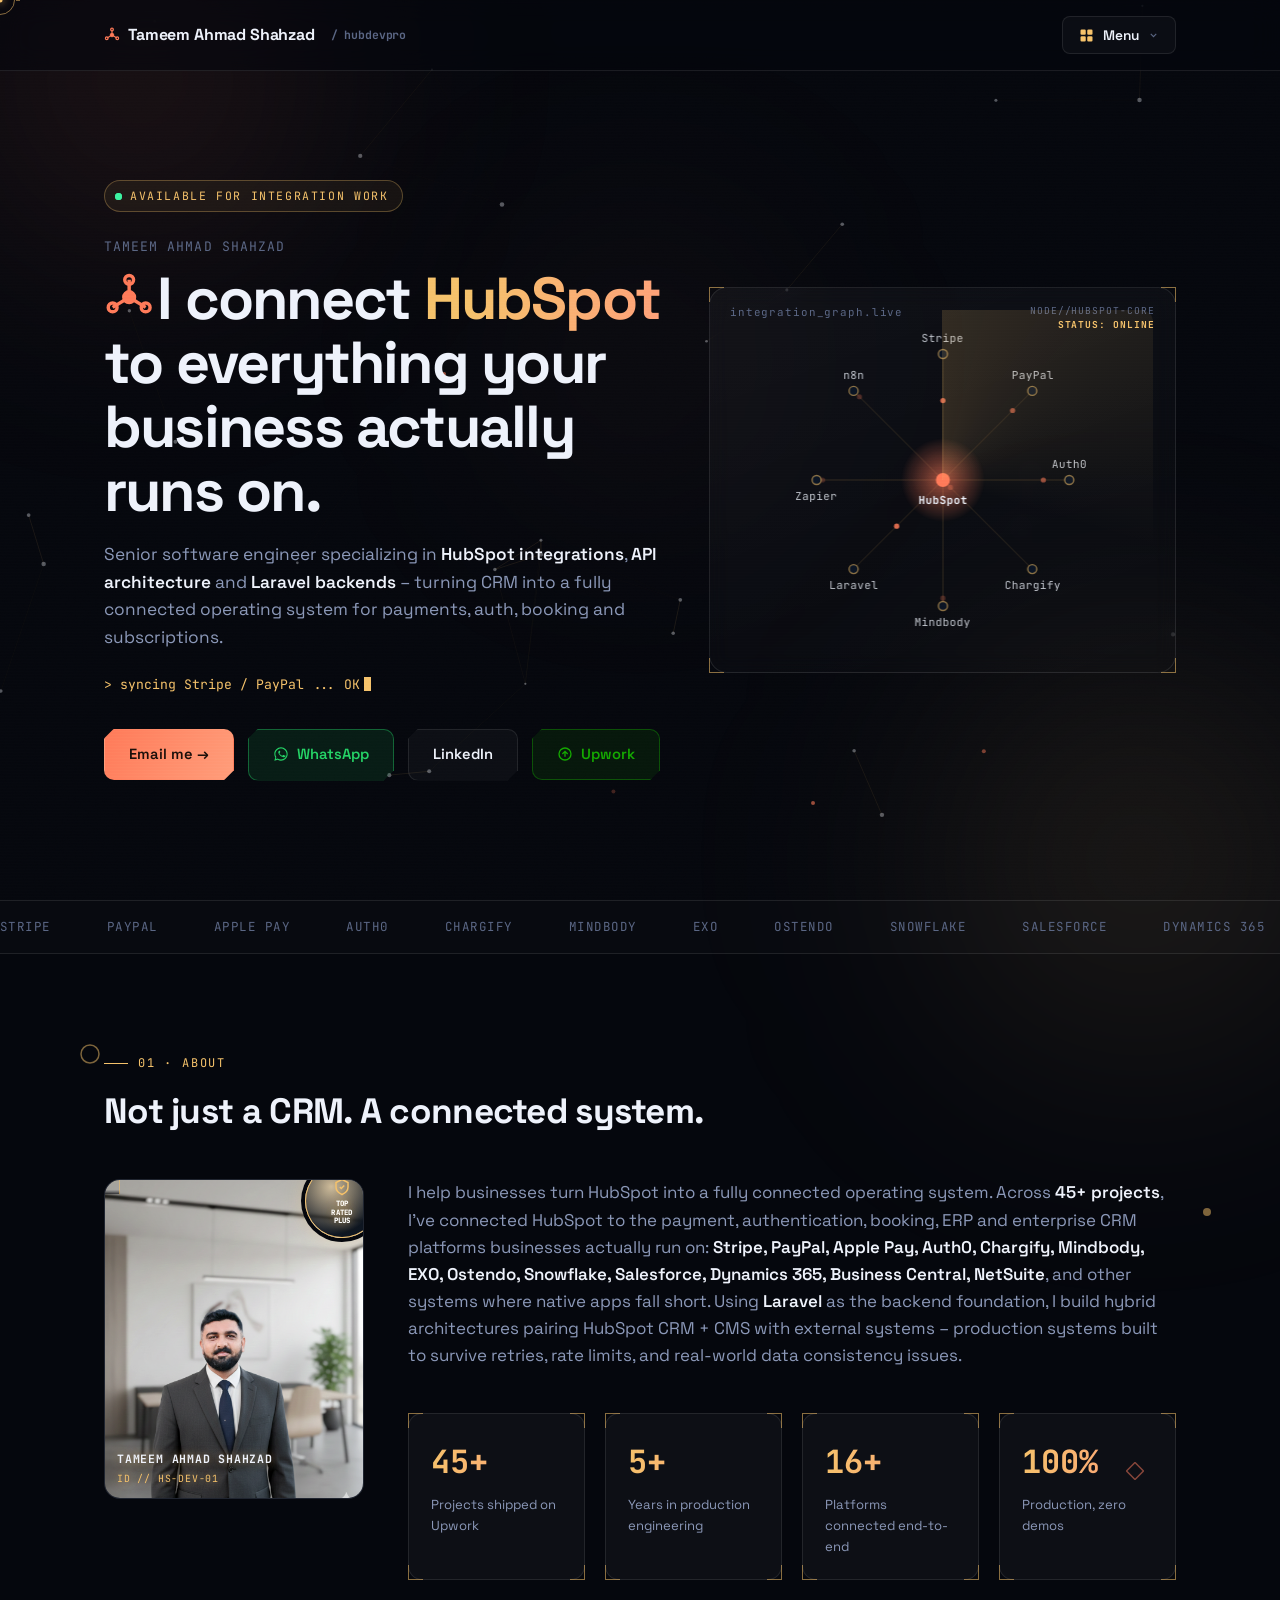
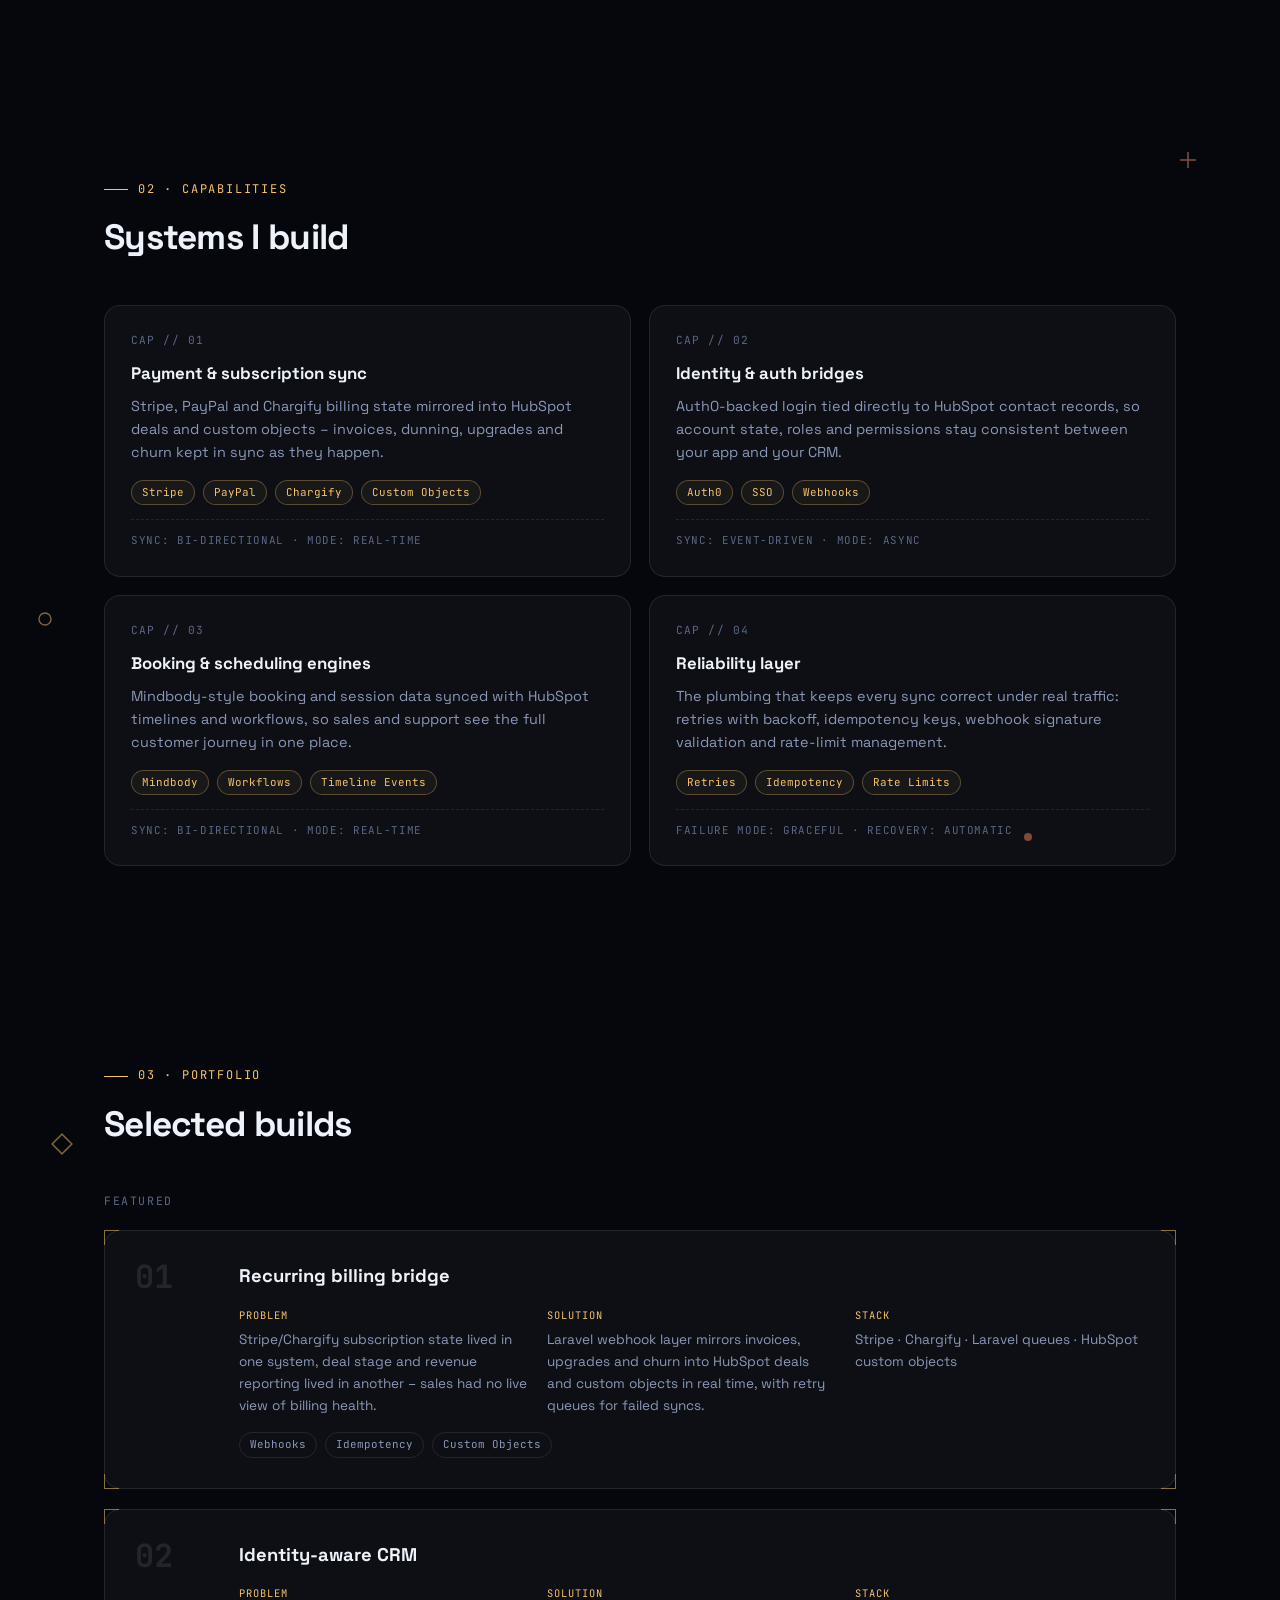
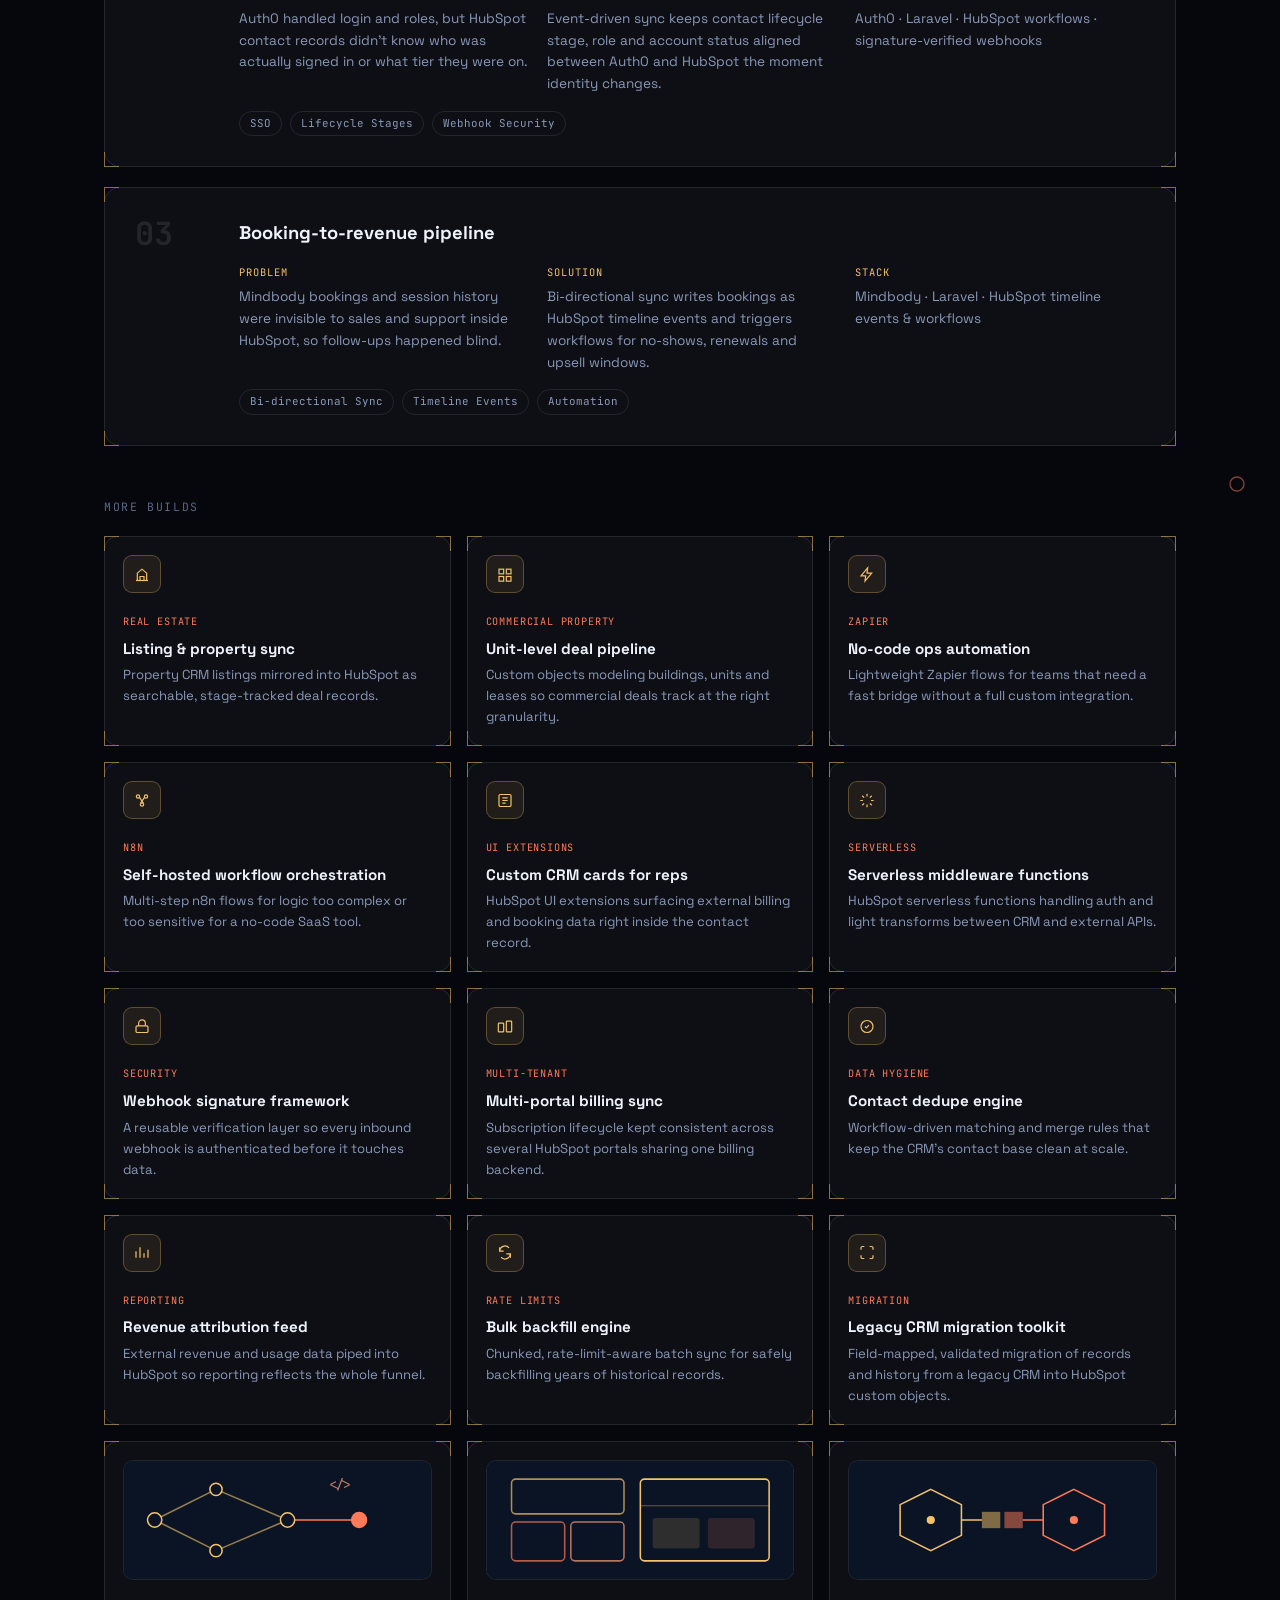
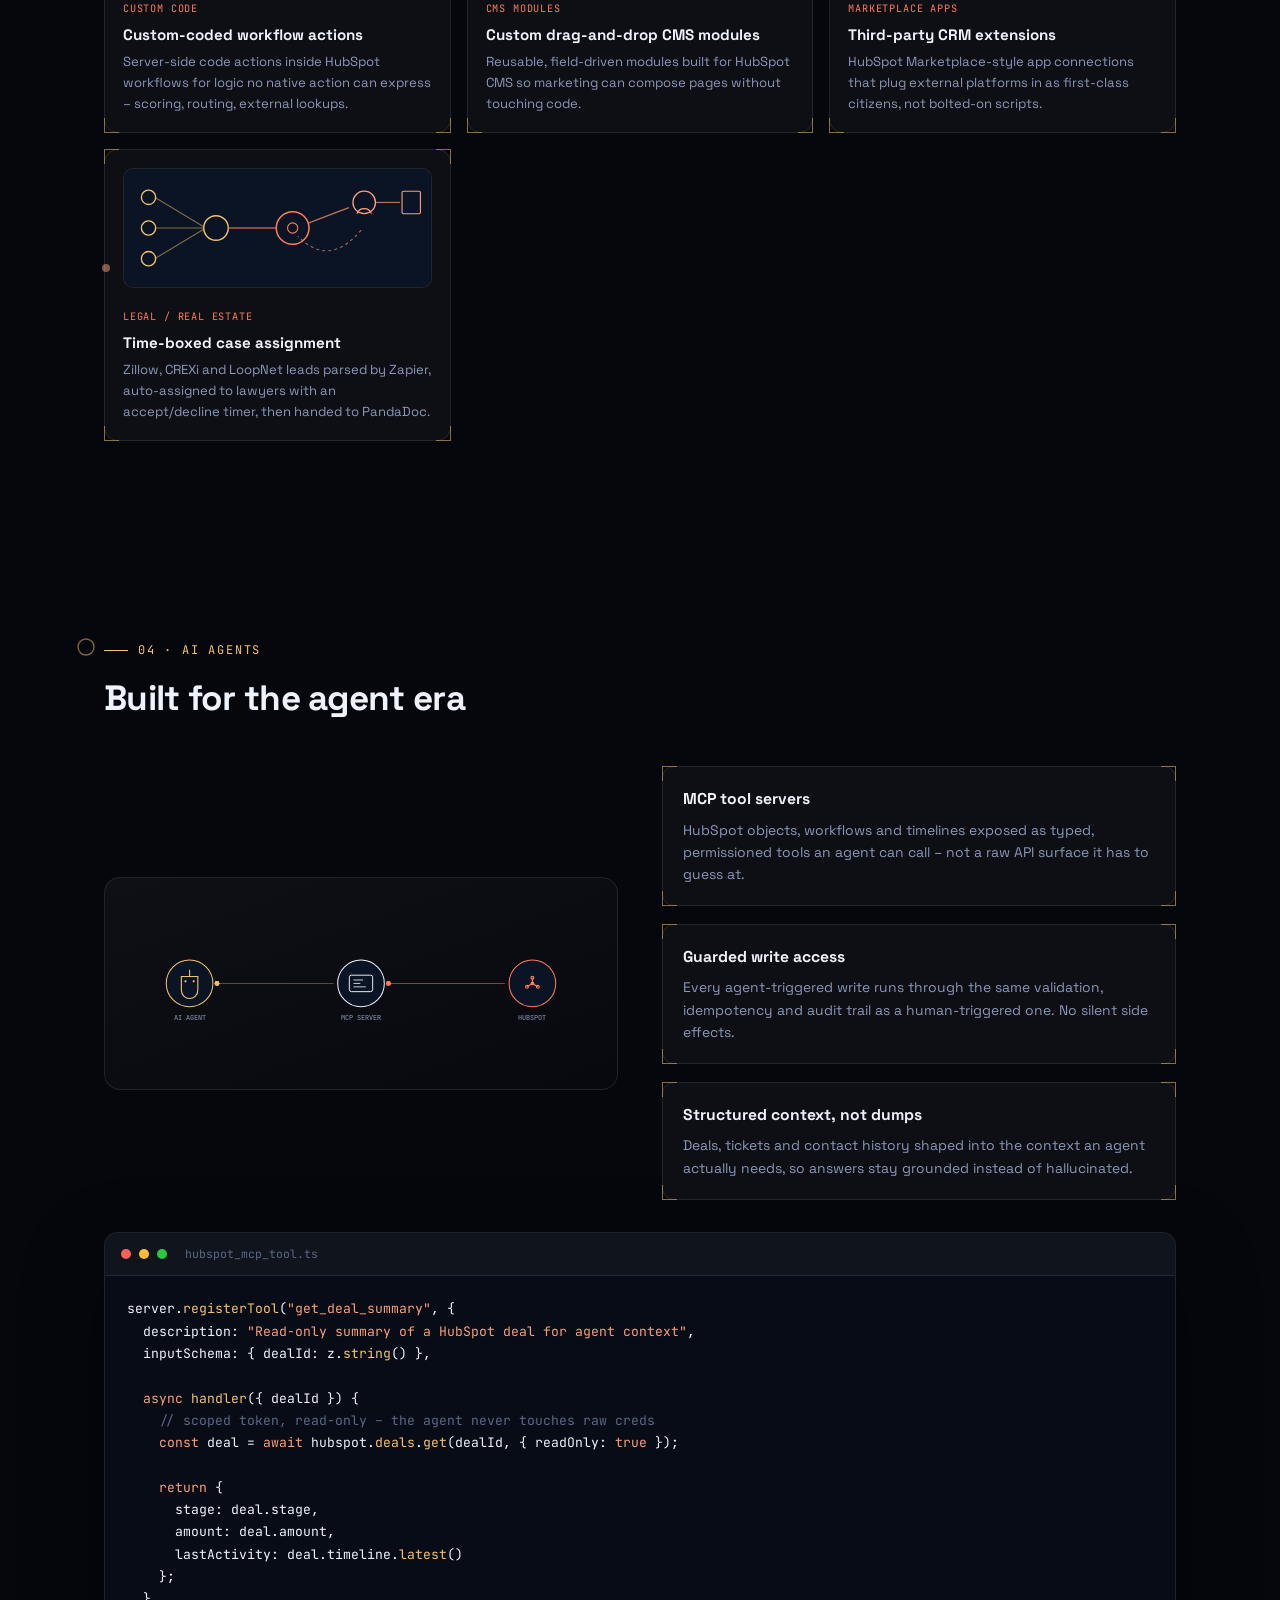
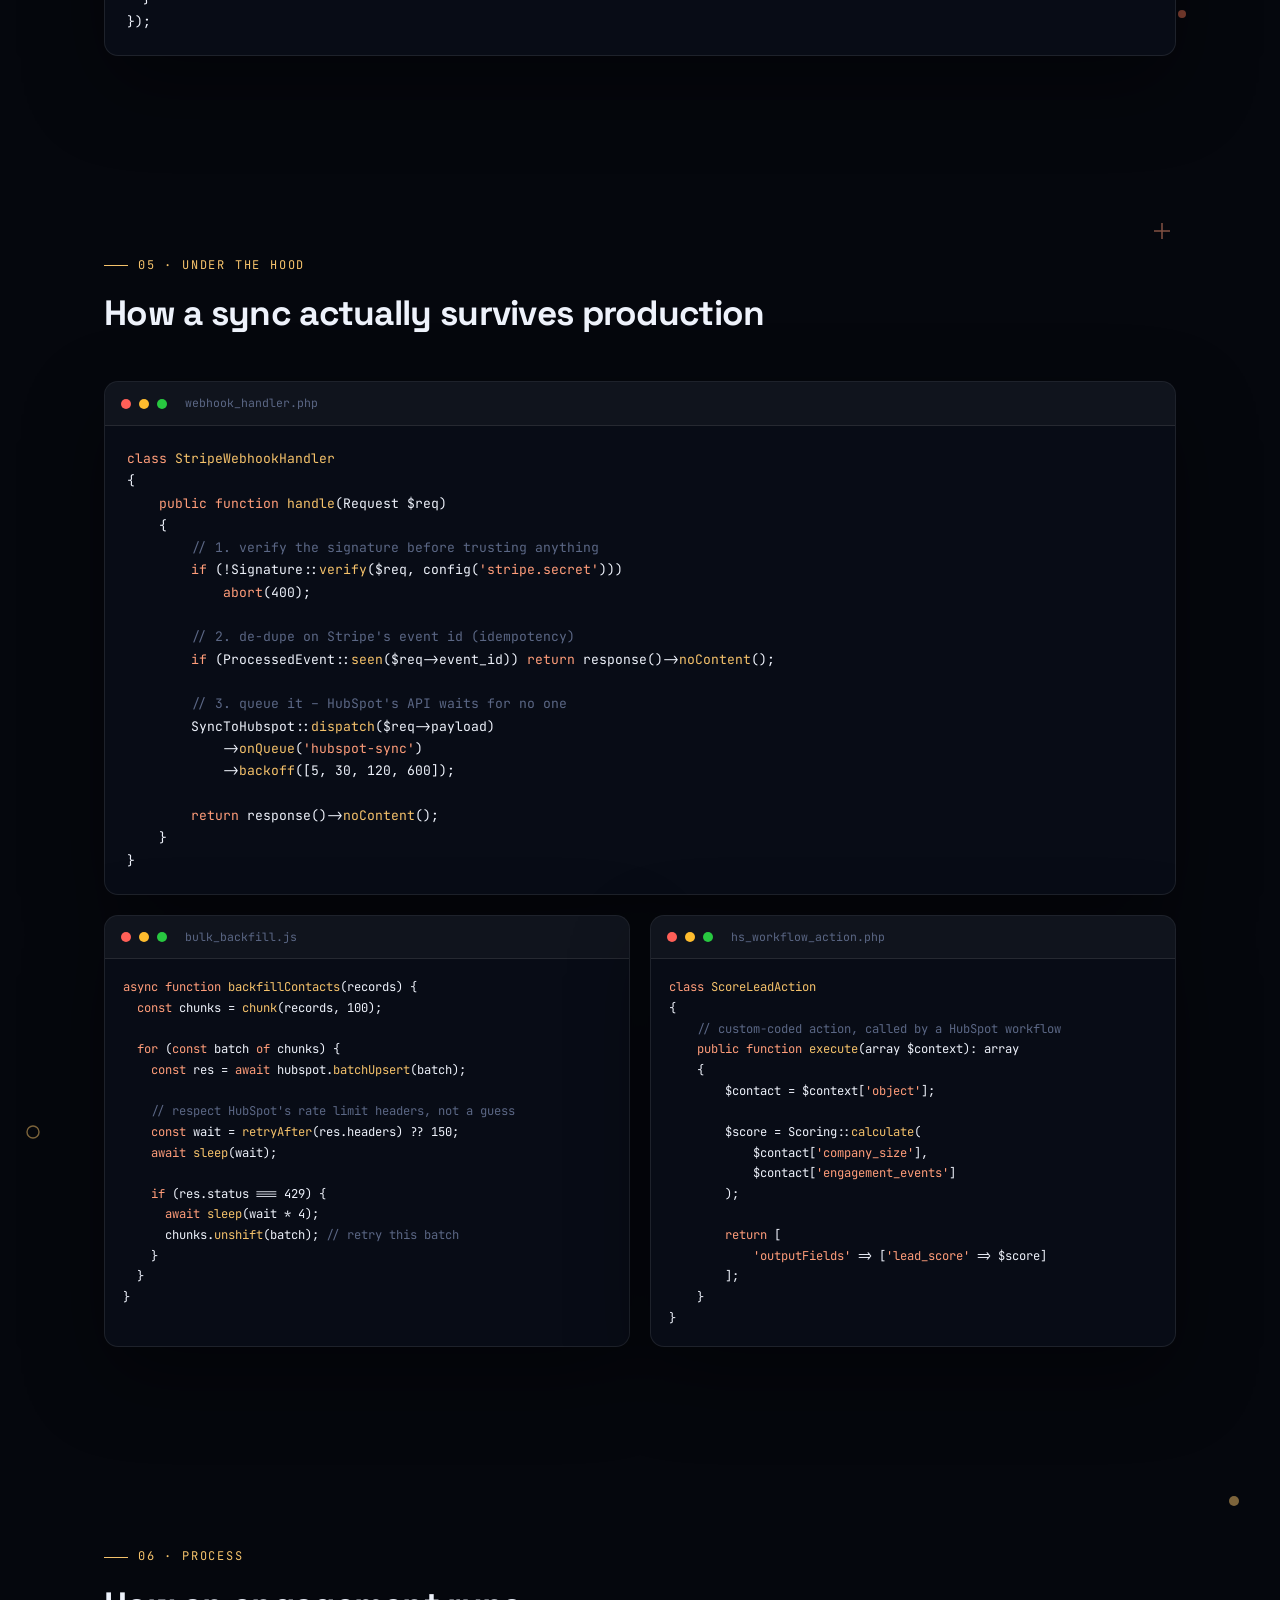
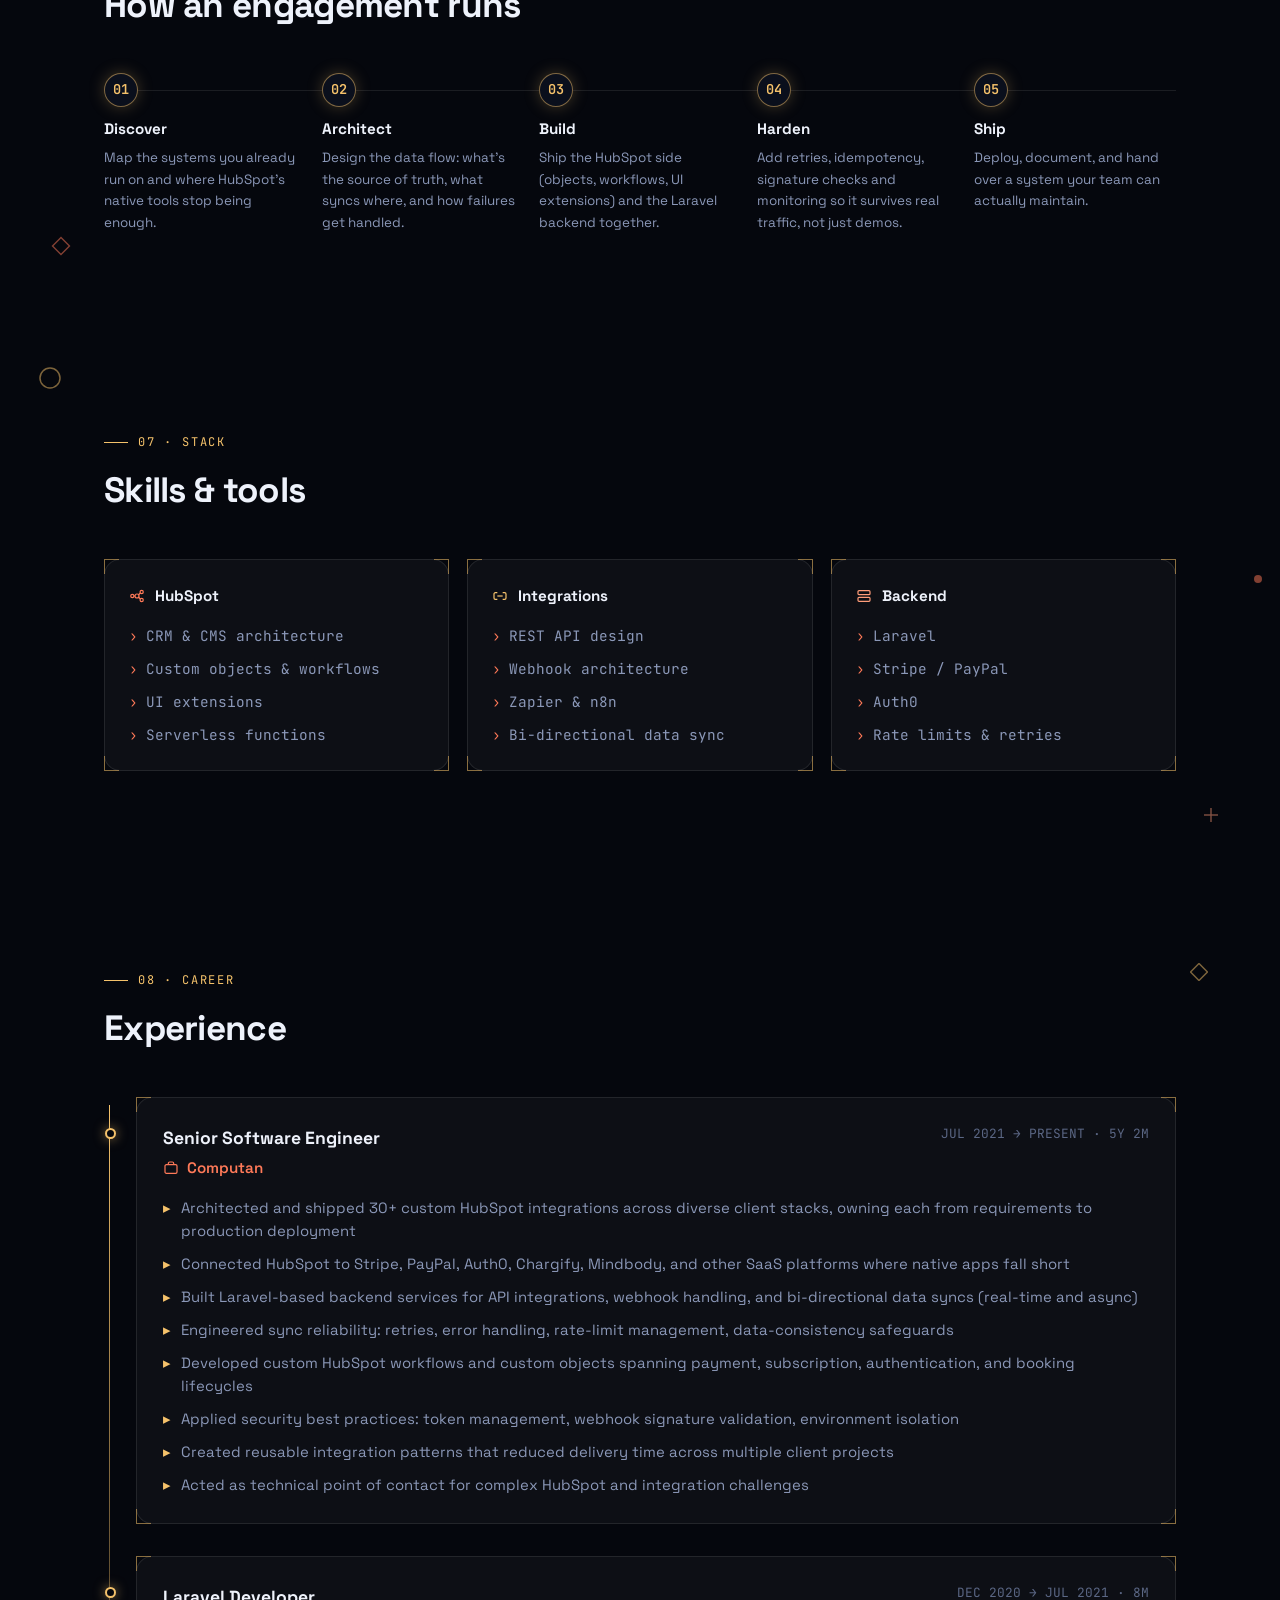
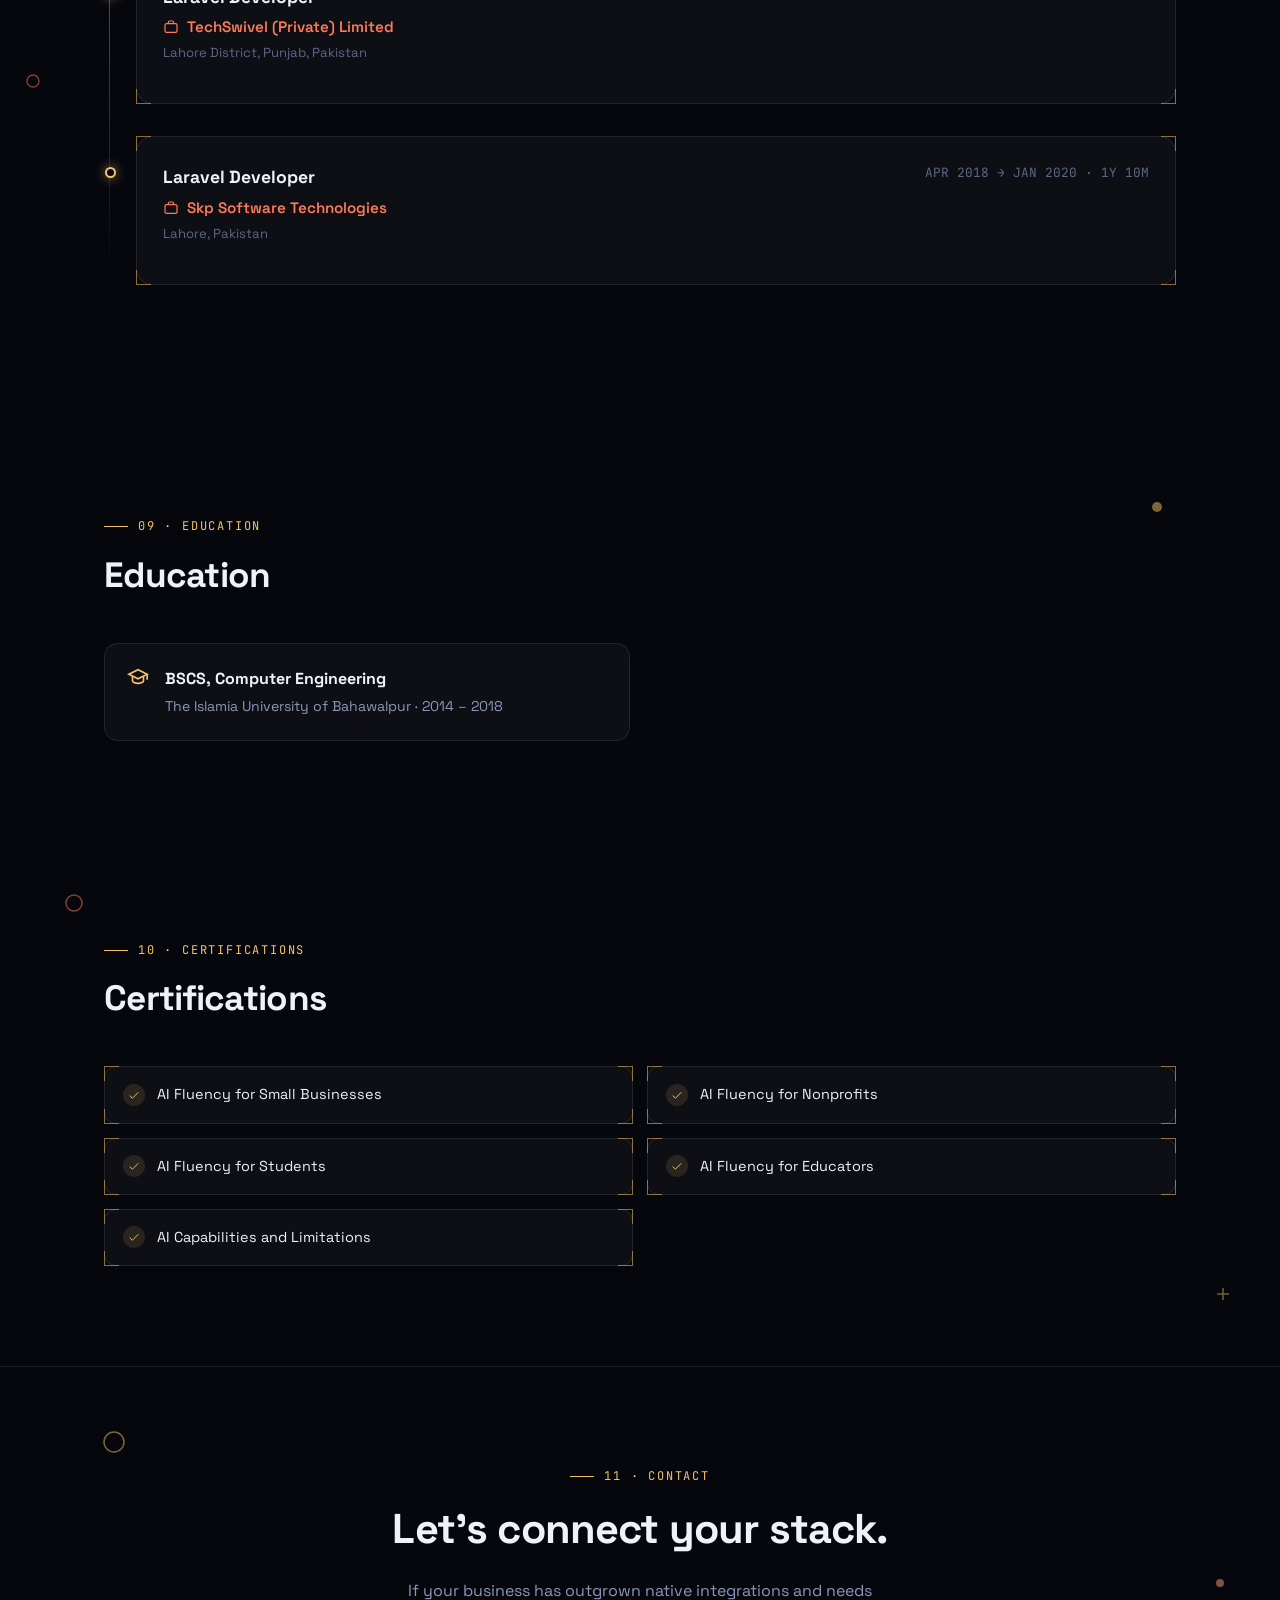
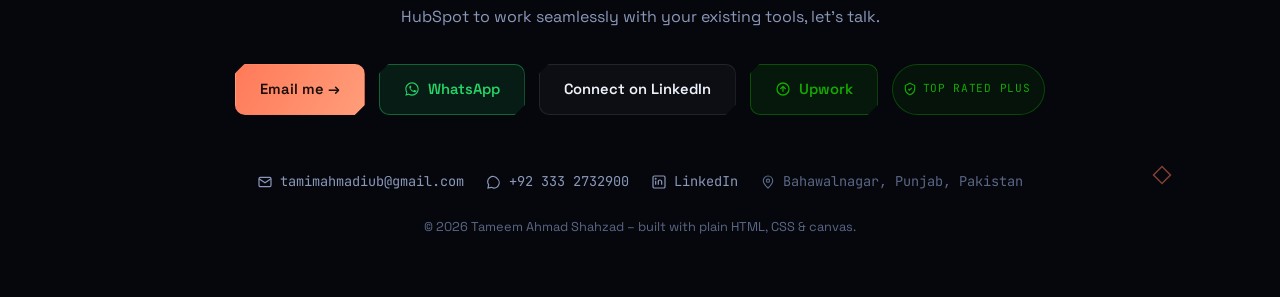
<file: index.html>
<!DOCTYPE html>
<html lang="en">
<head>
<meta charset="UTF-8">
<meta name="viewport" content="width=device-width, initial-scale=1.0">
<title>HubDevPro – Tameem Ahmad Shahzad, HubSpot Integration Developer</title>
<meta name="description" content="Tameem Ahmad Shahzad (HubDevPro) – Senior software engineer building 30+ custom HubSpot integrations: Stripe, PayPal, Auth0, Chargify, Mindbody and Laravel backends, wired for production.">
<meta property="og:title" content="HubDevPro – HubSpot Integration Developer">
<meta property="og:description" content="30+ custom HubSpot integrations shipped. Payments, auth, booking and subscription systems connected to HubSpot CRM/CMS with Laravel backends.">
<meta property="og:image" content="https://hubdevpro.com/assets/gh-avatar.png">
<meta property="og:url" content="https://hubdevpro.com/">
<meta property="og:type" content="website">
<meta name="twitter:card" content="summary">
<meta name="twitter:title" content="HubDevPro – HubSpot Integration Developer">
<meta name="twitter:description" content="30+ custom HubSpot integrations shipped. Payments, auth, booking and subscription systems connected to HubSpot CRM/CMS with Laravel backends.">
<meta name="twitter:image" content="https://hubdevpro.com/assets/gh-avatar.png">
<meta name="robots" content="index, follow">
<meta name="theme-color" content="#05070d">
<link rel="canonical" href="https://hubdevpro.com/">
<link rel="icon" type="image/png" href="assets/gh-avatar.png">
<script type="application/ld+json">
{
  "@context": "https://schema.org",
  "@type": "Person",
  "name": "Tameem Ahmad Shahzad",
  "url": "https://hubdevpro.com/",
  "image": "https://hubdevpro.com/assets/gh-avatar.png",
  "jobTitle": "HubSpot Integration Developer",
  "worksFor": { "@type": "Organization", "name": "Computan" },
  "email": "mailto:tamimahmadiub@gmail.com",
  "sameAs": [
    "https://www.linkedin.com/in/tameemahmad-shahzad-2022a8174",
    "https://github.com/hubdevpro"
  ],
  "knowsAbout": ["HubSpot", "HubSpot CRM", "HubSpot CMS", "API Integrations", "Laravel", "Stripe", "PayPal", "Auth0", "Zapier", "n8n", "Webhook Architecture", "MCP", "AI Agents"],
  "address": { "@type": "PostalAddress", "addressLocality": "Bahawalnagar", "addressRegion": "Punjab", "addressCountry": "Pakistan" }
}
</script>
<link rel="preconnect" href="https://fonts.googleapis.com">
<link rel="preconnect" href="https://fonts.gstatic.com" crossorigin>
<link href="https://fonts.googleapis.com/css2?family=Space+Grotesk:wght@400;500;600;700&family=JetBrains+Mono:wght@400;500;600&display=swap" rel="stylesheet">
<link rel="stylesheet" href="assets/style.css">
</head>
<body>

<div id="boot">
  <div class="line" id="boot-line">INITIALIZING SYSTEM...</div>
  <div class="bar"><i id="boot-bar"></i></div>
  <div class="pct" id="boot-pct">0%</div>
</div>

<svg width="0" height="0" style="position:absolute" aria-hidden="true">
  <symbol id="hs-mark" viewBox="0 0 32 32">
    <line x1="16" y1="16" x2="16" y2="5" stroke="currentColor" stroke-width="2.2"/>
    <line x1="16" y1="16" x2="26.5" y2="22.5" stroke="currentColor" stroke-width="2.2"/>
    <line x1="16" y1="16" x2="5.5" y2="22.5" stroke="currentColor" stroke-width="2.2"/>
    <circle cx="16" cy="16" r="3.6" fill="currentColor"/>
    <circle cx="16" cy="5" r="2.8" fill="none" stroke="currentColor" stroke-width="2.2"/>
    <circle cx="26.5" cy="22.5" r="2.8" fill="none" stroke="currentColor" stroke-width="2.2"/>
    <circle cx="5.5" cy="22.5" r="2.8" fill="none" stroke="currentColor" stroke-width="2.2"/>
  </symbol>
</svg>

<canvas id="bg-canvas"></canvas>
<div class="noise"></div>
<div class="scanlines"></div>
<div class="scan-sweep"></div>
<div class="cursor-ring" id="cursor-ring"></div>
<div class="cursor-dot" id="cursor-dot"></div>
<div class="glow-orb orb-1"></div>
<div class="glow-orb orb-2"></div>
<div class="glow-orb orb-3"></div>

<nav>
  <div class="inner">
    <div class="logo"><svg class="icon" style="width:20px;height:20px;color:var(--orange)"><use href="#hs-mark"/></svg>Tameem Ahmad Shahzad<span class="mono" style="color:var(--muted-dim);margin-left:8px;font-size:0.72rem">/ hubdevpro</span></div>
    <button class="menu-btn" id="menu-btn" aria-expanded="false" aria-controls="mega">
      <svg class="grid-ic" viewBox="0 0 20 20"><rect x="2" y="2" width="7" height="7" rx="1.5"/><rect x="11" y="2" width="7" height="7" rx="1.5"/><rect x="2" y="11" width="7" height="7" rx="1.5"/><rect x="11" y="11" width="7" height="7" rx="1.5"/></svg>
      Menu
      <svg class="chev" viewBox="0 0 20 20" fill="none" stroke="currentColor" stroke-width="2"><path d="M5 7l5 5 5-5"/></svg>
    </button>
  </div>
</nav>

<div class="mega" id="mega">
  <div class="mega-inner">
    <div>
      <div class="mega-label">Services</div>
      <a class="mega-item" href="payments">
        <span class="ic"><svg viewBox="0 0 24 24" fill="none" stroke="currentColor" stroke-width="1.8"><circle cx="12" cy="12" r="9"/><path d="M12 7v10M9 9.5h4a2 2 0 1 1 0 4H9M9 14.5h5"/></svg></span>
        <span class="txt"><b>Payments</b><span>Stripe, PayPal &amp; Chargify sync</span></span>
      </a>
      <a class="mega-item" href="ai-automation">
        <span class="ic"><svg viewBox="0 0 24 24" fill="none" stroke="currentColor" stroke-width="1.8"><path d="M12 3v3M12 18v3M4.2 4.2l2.1 2.1M17.7 17.7l2.1 2.1M3 12h3M18 12h3M4.2 19.8l2.1-2.1M17.7 6.3l2.1-2.1"/><circle cx="12" cy="12" r="4"/></svg></span>
        <span class="txt"><b>AI Automation</b><span>LLM lead parsing &amp; agents</span></span>
      </a>
      <a class="mega-item" href="zapier">
        <span class="ic"><svg viewBox="0 0 24 24" fill="none" stroke="currentColor" stroke-width="1.8"><path d="M13 2 3 14h7l-1 8 10-12h-7l1-8z"/></svg></span>
        <span class="txt"><b>Zapier</b><span>No-code automation, live in days</span></span>
      </a>
      <a class="mega-item" href="n8n">
        <span class="ic"><svg viewBox="0 0 24 24" fill="none" stroke="currentColor" stroke-width="1.8"><circle cx="6" cy="6" r="2.5"/><circle cx="18" cy="6" r="2.5"/><circle cx="12" cy="18" r="2.5"/><path d="M8 7l6 9M16 7l-6 9"/></svg></span>
        <span class="txt"><b>n8n</b><span>Self-hosted workflow automation</span></span>
      </a>
      <a class="mega-item" href="laravel">
        <span class="ic"><svg viewBox="0 0 24 24" fill="none" stroke="currentColor" stroke-width="1.8"><rect x="3" y="4" width="18" height="6" rx="1.5"/><rect x="3" y="14" width="18" height="6" rx="1.5"/></svg></span>
        <span class="txt"><b>Laravel</b><span>Custom backend for real logic</span></span>
      </a>
      <a class="mega-item" href="auth0">
        <span class="ic"><svg viewBox="0 0 24 24" fill="none" stroke="currentColor" stroke-width="1.8"><rect x="3" y="11" width="18" height="10" rx="2"/><path d="M7 11V7a5 5 0 0 1 10 0v4"/></svg></span>
        <span class="txt"><b>Auth0</b><span>Identity, login &amp; SSO</span></span>
      </a>
    </div>
    <div>
      <div class="mega-label">Explore</div>
      <div class="mega-simple">
        <a href="/">Home</a>
        <a href="/#about">About</a>
        <a href="/#portfolio">Portfolio</a>
        <a href="/#mcp-agents">AI Agents &amp; MCP</a>
        <a href="services">All Services</a>
      </div>
    </div>
    <div class="mega-cta">
      <div class="mega-label">Case Studies</div>
      <p>Fourteen real integration patterns, walked through end to end &ndash; the situation, the build, the result.</p>
      <a class="btn primary" href="case-studies">View Case Studies</a>
      <a class="btn ghost" href="/#contact">Contact Me</a>
    </div>
  </div>
</div>

<header>
  <div class="wrap hero-grid">
    <div>
      <div class="kicker"><span class="ping"></span>Available for integration work</div>
      <div class="mono" style="color:var(--muted-dim);font-size:0.82rem;letter-spacing:0.08em;margin-bottom:10px">TAMEEM AHMAD SHAHZAD</div>
      <h1><svg class="icon" style="width:0.85em;height:0.85em;color:var(--orange);vertical-align:-0.05em;margin-right:0.05em"><use href="#hs-mark"/></svg>I connect <span class="glitch-wrap"><span class="grad" data-text="HubSpot">HubSpot</span></span> to everything your business actually runs on.</h1>
      <p class="tagline">
        Senior software engineer specializing in <b>HubSpot integrations</b>, <b>API architecture</b> and
        <b>Laravel backends</b> – turning CRM into a fully connected operating system for payments,
        auth, booking and subscriptions.
      </p>
      <div class="term mono" id="term"><span id="term-text"></span><span class="cur"></span></div>
      <div class="cta">
        <a class="btn primary" href="mailto:tamimahmadiub@gmail.com">Email me →</a>
        <a class="btn whatsapp" href="https://wa.me/923332732900" target="_blank" rel="noopener">
          <svg width="16" height="16" viewBox="0 0 24 24" fill="currentColor" aria-hidden="true"><path d="M17.5 14.4c-.3-.1-1.6-.8-1.9-.9-.2-.1-.4-.1-.6.1-.2.3-.7.9-.8 1-.2.2-.3.2-.5.1-.3-.1-1.2-.4-2.3-1.4-.9-.8-1.4-1.7-1.6-2-.2-.3 0-.5.1-.6.1-.1.3-.3.4-.5.1-.1.2-.3.3-.4.1-.2 0-.4 0-.5C11.1 9.2 10.7 8 10.5 7.5c-.2-.4-.3-.4-.5-.4h-.5c-.2 0-.5.1-.7.3-.2.3-.9.9-.9 2.1s.9 2.5 1.1 2.7c.1.2 1.9 2.9 4.6 4 .6.3 1.1.4 1.5.6.6.2 1.2.2 1.6.1.5-.1 1.6-.6 1.8-1.3.2-.6.2-1.1.2-1.2-.1-.1-.2-.2-.5-.3zM12 2C6.5 2 2 6.5 2 12c0 1.8.5 3.6 1.4 5.1L2 22l5.1-1.3C8.5 21.5 10.2 22 12 22c5.5 0 10-4.5 10-10S17.5 2 12 2zm0 18.2c-1.6 0-3.2-.4-4.5-1.2l-.3-.2-3 .8.8-3-.2-.3C4 14.9 3.6 13.5 3.6 12 3.6 7.4 7.4 3.6 12 3.6S20.4 7.4 20.4 12 16.6 20.2 12 20.2z"/></svg>
          WhatsApp
        </a>
        <a class="btn ghost" href="https://www.linkedin.com/in/tameemahmad-shahzad-2022a8174" target="_blank" rel="noopener">LinkedIn</a>
        <a class="btn upwork" href="https://www.upwork.com/freelancers/~011467e34f815ba25b" target="_blank" rel="noopener"><svg width="16" height="16" viewBox="0 0 24 24" fill="none" stroke="currentColor" stroke-width="2" aria-hidden="true"><circle cx="12" cy="12" r="9"/><path d="M12 16V8M8 12l4-4 4 4"/></svg>Upwork</a>
      </div>
    </div>
    <div class="diagram hud">
      <div class="c2"></div>
      <div class="tag mono">integration_graph.live</div>
      <div class="id-tag">NODE//HUBSPOT-CORE<br><b>STATUS: ONLINE</b></div>
      <div class="radar"></div>
      <canvas id="hero-canvas"></canvas>
    </div>
  </div>
</header>

<div class="ticker">
  <div class="ticker-track">
    <span>STRIPE</span><span>PAYPAL</span><span>APPLE PAY</span><span>AUTH0</span><span>CHARGIFY</span><span>MINDBODY</span><span>EXO</span><span>OSTENDO</span><span>SNOWFLAKE</span><span>SALESFORCE</span><span>DYNAMICS 365</span><span>BUSINESS CENTRAL</span><span>NETSUITE</span><span>LARAVEL</span><span>ZAPIER</span><span>N8N</span><span>HUBSPOT CRM</span><span>HUBSPOT CMS</span>
    <span>STRIPE</span><span>PAYPAL</span><span>APPLE PAY</span><span>AUTH0</span><span>CHARGIFY</span><span>MINDBODY</span><span>EXO</span><span>OSTENDO</span><span>SNOWFLAKE</span><span>SALESFORCE</span><span>DYNAMICS 365</span><span>BUSINESS CENTRAL</span><span>NETSUITE</span><span>LARAVEL</span><span>ZAPIER</span><span>N8N</span><span>HUBSPOT CRM</span><span>HUBSPOT CMS</span>
  </div>
</div>

<section id="about">
  <div class="floaters">
    <span class="fl a" style="top:12%;left:6%;animation-duration:8s"><svg width="26" height="26" viewBox="0 0 26 26"><circle cx="13" cy="13" r="9" fill="none" stroke="#f5c26b" stroke-width="1.5"/></svg></span>
    <span class="fl b" style="top:70%;left:88%;animation-duration:9s;animation-delay:.5s"><svg width="18" height="18" viewBox="0 0 18 18"><rect x="3" y="3" width="12" height="12" fill="none" stroke="#ff7a59" stroke-width="1.5" transform="rotate(45 9 9)"/></svg></span>
    <span class="fl c" style="top:35%;left:94%;animation-duration:7s"><svg width="8" height="8" viewBox="0 0 8 8"><circle cx="4" cy="4" r="4" fill="#f5c26b"/></svg></span>
  </div>
  <div class="wrap reveal">
    <div class="eyebrow">01 · About</div>
    <h2>Not just a CRM. A connected system.</h2>
    <div class="about-grid">
      <div class="portrait hud">
        <div class="c2"></div>
        <img src="assets/profile.png" alt="Portrait of Tameem Ahmad Shahzad" loading="lazy">
        <div class="scan"></div>
        <a class="trp-seal" href="https://www.upwork.com/freelancers/~011467e34f815ba25b" target="_blank" rel="noopener" title="Top Rated Plus on Upwork">
          <svg viewBox="0 0 24 24" fill="none" stroke="currentColor" stroke-width="2"><path d="M12 2l8 4v6c0 5-3.5 8-8 10-4.5-2-8-5-8-10V6z"/><path d="M9 12l2 2 4-4"/></svg>
          <span>TOP<br>RATED<br>PLUS</span>
        </a>
        <div class="id"><b>TAMEEM AHMAD SHAHZAD</b>ID // HS-DEV-01</div>
      </div>
      <div class="about-text">
        <p>
          I help businesses turn HubSpot into a fully connected operating system. Across <b>45+ projects</b>,
          I've connected HubSpot to the payment, authentication, booking, ERP and enterprise CRM platforms
          businesses actually run on: <b>Stripe, PayPal, Apple Pay, Auth0, Chargify, Mindbody, EXO, Ostendo,
          Snowflake, Salesforce, Dynamics 365, Business Central, NetSuite</b>, and other systems where native
          apps fall short. Using <b>Laravel</b> as the backend foundation, I build hybrid architectures pairing
          HubSpot CRM + CMS with external systems &ndash; production systems built to survive retries, rate
          limits, and real-world data consistency issues.
        </p>
        <div class="stats">
          <div class="stat hud"><div class="c2"></div><div class="num" data-target="45" data-suffix="+">0</div><div class="lbl">Projects shipped on Upwork</div></div>
          <div class="stat hud"><div class="c2"></div><div class="num" data-target="5" data-suffix="+">0</div><div class="lbl">Years in production engineering</div></div>
          <div class="stat hud"><div class="c2"></div><div class="num" data-target="16" data-suffix="+">0</div><div class="lbl">Platforms connected end-to-end</div></div>
          <div class="stat hud"><div class="c2"></div><div class="num" data-target="100" data-suffix="%">0</div><div class="lbl">Production, zero demos</div></div>
        </div>
      </div>
    </div>
  </div>
</section>

<section id="capabilities">
  <div class="floaters">
    <span class="fl b" style="top:8%;left:92%;animation-duration:8.5s"><svg width="20" height="20" viewBox="0 0 20 20"><line x1="10" y1="2" x2="10" y2="18" stroke="#ff9d7a" stroke-width="1.5"/><line x1="2" y1="10" x2="18" y2="10" stroke="#ff9d7a" stroke-width="1.5"/></svg></span>
    <span class="fl a" style="top:60%;left:3%;animation-duration:7.5s;animation-delay:.8s"><svg width="14" height="14" viewBox="0 0 14 14"><circle cx="7" cy="7" r="6" fill="none" stroke="#f5c26b" stroke-width="1.4"/></svg></span>
    <span class="fl c" style="top:85%;left:80%;animation-duration:6.5s"><svg width="8" height="8" viewBox="0 0 8 8"><circle cx="4" cy="4" r="4" fill="#ff7a59"/></svg></span>
  </div>
  <div class="wrap reveal">
    <div class="eyebrow">02 · Capabilities</div>
    <h2>Systems I build</h2>
    <div class="cap-grid">
      <div class="cap hud">
        <div class="c2"></div>
        <div class="cap-idx">CAP // 01</div>
        <h3>Payment &amp; subscription sync</h3>
        <p>Stripe, PayPal and Chargify billing state mirrored into HubSpot deals and custom objects &ndash; invoices, dunning, upgrades and churn kept in sync as they happen.</p>
        <div class="tags"><span>Stripe</span><span>PayPal</span><span>Chargify</span><span>Custom Objects</span></div>
        <div class="meta">SYNC: BI-DIRECTIONAL · MODE: REAL-TIME</div>
      </div>
      <div class="cap hud">
        <div class="c2"></div>
        <div class="cap-idx">CAP // 02</div>
        <h3>Identity &amp; auth bridges</h3>
        <p>Auth0-backed login tied directly to HubSpot contact records, so account state, roles and permissions stay consistent between your app and your CRM.</p>
        <div class="tags"><span>Auth0</span><span>SSO</span><span>Webhooks</span></div>
        <div class="meta">SYNC: EVENT-DRIVEN · MODE: ASYNC</div>
      </div>
      <div class="cap hud">
        <div class="c2"></div>
        <div class="cap-idx">CAP // 03</div>
        <h3>Booking &amp; scheduling engines</h3>
        <p>Mindbody-style booking and session data synced with HubSpot timelines and workflows, so sales and support see the full customer journey in one place.</p>
        <div class="tags"><span>Mindbody</span><span>Workflows</span><span>Timeline Events</span></div>
        <div class="meta">SYNC: BI-DIRECTIONAL · MODE: REAL-TIME</div>
      </div>
      <div class="cap hud">
        <div class="c2"></div>
        <div class="cap-idx">CAP // 04</div>
        <h3>Reliability layer</h3>
        <p>The plumbing that keeps every sync correct under real traffic: retries with backoff, idempotency keys, webhook signature validation and rate-limit management.</p>
        <div class="tags"><span>Retries</span><span>Idempotency</span><span>Rate Limits</span></div>
        <div class="meta">FAILURE MODE: GRACEFUL · RECOVERY: AUTOMATIC</div>
      </div>
    </div>
  </div>
</section>

<section id="portfolio">
  <div class="floaters">
    <span class="fl a" style="top:6%;left:4%;animation-duration:9s"><svg width="22" height="22" viewBox="0 0 22 22"><rect x="4" y="4" width="14" height="14" fill="none" stroke="#f5c26b" stroke-width="1.5" transform="rotate(45 11 11)"/></svg></span>
    <span class="fl b" style="top:40%;left:96%;animation-duration:8s;animation-delay:.4s"><svg width="16" height="16" viewBox="0 0 16 16"><circle cx="8" cy="8" r="7" fill="none" stroke="#ff7a59" stroke-width="1.4"/></svg></span>
    <span class="fl c" style="top:90%;left:8%;animation-duration:6s"><svg width="8" height="8" viewBox="0 0 8 8"><circle cx="4" cy="4" r="4" fill="#ff9d7a"/></svg></span>
  </div>
  <div class="wrap reveal">
    <div class="eyebrow">03 · Portfolio</div>
    <h2>Selected builds</h2>
    <div class="pf-sub-label" style="margin-top:0">Featured</div>
    <div class="pf-list">
      <div class="pf hud">
        <div class="c2"></div>
        <div class="pf-num">01</div>
        <div>
          <h3>Recurring billing bridge</h3>
          <div class="pf-row">
            <div><div class="k">Problem</div><p>Stripe/Chargify subscription state lived in one system, deal stage and revenue reporting lived in another &ndash; sales had no live view of billing health.</p></div>
            <div><div class="k">Solution</div><p>Laravel webhook layer mirrors invoices, upgrades and churn into HubSpot deals and custom objects in real time, with retry queues for failed syncs.</p></div>
            <div><div class="k">Stack</div><p>Stripe · Chargify · Laravel queues · HubSpot custom objects</p></div>
          </div>
          <div class="tags"><span>Webhooks</span><span>Idempotency</span><span>Custom Objects</span></div>
        </div>
      </div>
      <div class="pf hud">
        <div class="c2"></div>
        <div class="pf-num">02</div>
        <div>
          <h3>Identity-aware CRM</h3>
          <div class="pf-row">
            <div><div class="k">Problem</div><p>Auth0 handled login and roles, but HubSpot contact records didn't know who was actually signed in or what tier they were on.</p></div>
            <div><div class="k">Solution</div><p>Event-driven sync keeps contact lifecycle stage, role and account status aligned between Auth0 and HubSpot the moment identity changes.</p></div>
            <div><div class="k">Stack</div><p>Auth0 · Laravel · HubSpot workflows · signature-verified webhooks</p></div>
          </div>
          <div class="tags"><span>SSO</span><span>Lifecycle Stages</span><span>Webhook Security</span></div>
        </div>
      </div>
      <div class="pf hud">
        <div class="c2"></div>
        <div class="pf-num">03</div>
        <div>
          <h3>Booking-to-revenue pipeline</h3>
          <div class="pf-row">
            <div><div class="k">Problem</div><p>Mindbody bookings and session history were invisible to sales and support inside HubSpot, so follow-ups happened blind.</p></div>
            <div><div class="k">Solution</div><p>Bi-directional sync writes bookings as HubSpot timeline events and triggers workflows for no-shows, renewals and upsell windows.</p></div>
            <div><div class="k">Stack</div><p>Mindbody · Laravel · HubSpot timeline events &amp; workflows</p></div>
          </div>
          <div class="tags"><span>Bi-directional Sync</span><span>Timeline Events</span><span>Automation</span></div>
        </div>
      </div>
    </div>

    <div class="pf-sub-label">More builds</div>
    <div class="pf-grid">
      <div class="pf-mini hud"><div class="c2"></div>
        <div class="thumb"><svg class="icon" viewBox="0 0 24 24"><path d="M3 21h18"/><path d="M5 21V10l7-6 7 6v11"/><path d="M9 21v-6h6v6"/></svg></div>
        <div class="tag">Real Estate</div>
        <h4>Listing &amp; property sync</h4>
        <p>Property CRM listings mirrored into HubSpot as searchable, stage-tracked deal records.</p>
      </div>
      <div class="pf-mini hud"><div class="c2"></div>
        <div class="thumb"><svg class="icon" viewBox="0 0 24 24"><rect x="3" y="4" width="7" height="7"/><rect x="14" y="4" width="7" height="7"/><rect x="3" y="15" width="7" height="7"/><rect x="14" y="15" width="7" height="7"/></svg></div>
        <div class="tag">Commercial Property</div>
        <h4>Unit-level deal pipeline</h4>
        <p>Custom objects modeling buildings, units and leases so commercial deals track at the right granularity.</p>
      </div>
      <div class="pf-mini hud"><div class="c2"></div>
        <div class="thumb"><svg class="icon" viewBox="0 0 24 24"><path d="M13 2 3 14h7l-1 8 10-12h-7l1-8z"/></svg></div>
        <div class="tag">Zapier</div>
        <h4>No-code ops automation</h4>
        <p>Lightweight Zapier flows for teams that need a fast bridge without a full custom integration.</p>
      </div>
      <div class="pf-mini hud"><div class="c2"></div>
        <div class="thumb"><svg class="icon" viewBox="0 0 24 24"><circle cx="6" cy="6" r="2.5"/><circle cx="18" cy="6" r="2.5"/><circle cx="12" cy="18" r="2.5"/><path d="M8 7l6 9M16 7l-6 9"/></svg></div>
        <div class="tag">n8n</div>
        <h4>Self-hosted workflow orchestration</h4>
        <p>Multi-step n8n flows for logic too complex or too sensitive for a no-code SaaS tool.</p>
      </div>
      <div class="pf-mini hud"><div class="c2"></div>
        <div class="thumb"><svg class="icon" viewBox="0 0 24 24"><rect x="3" y="3" width="18" height="18" rx="2"/><path d="M8 12h8M8 8h8M8 16h5"/></svg></div>
        <div class="tag">UI Extensions</div>
        <h4>Custom CRM cards for reps</h4>
        <p>HubSpot UI extensions surfacing external billing and booking data right inside the contact record.</p>
      </div>
      <div class="pf-mini hud"><div class="c2"></div>
        <div class="thumb"><svg class="icon" viewBox="0 0 24 24"><path d="M12 2v4M12 18v4M4.9 4.9l2.8 2.8M16.3 16.3l2.8 2.8M2 12h4M18 12h4M4.9 19.1l2.8-2.8M16.3 7.7l2.8-2.8"/></svg></div>
        <div class="tag">Serverless</div>
        <h4>Serverless middleware functions</h4>
        <p>HubSpot serverless functions handling auth and light transforms between CRM and external APIs.</p>
      </div>
      <div class="pf-mini hud"><div class="c2"></div>
        <div class="thumb"><svg class="icon" viewBox="0 0 24 24"><rect x="3" y="11" width="18" height="10" rx="2"/><path d="M7 11V7a5 5 0 0 1 10 0v4"/></svg></div>
        <div class="tag">Security</div>
        <h4>Webhook signature framework</h4>
        <p>A reusable verification layer so every inbound webhook is authenticated before it touches data.</p>
      </div>
      <div class="pf-mini hud"><div class="c2"></div>
        <div class="thumb"><svg class="icon" viewBox="0 0 24 24"><rect x="2" y="7" width="8" height="13" rx="1"/><rect x="14" y="4" width="8" height="16" rx="1"/></svg></div>
        <div class="tag">Multi-Tenant</div>
        <h4>Multi-portal billing sync</h4>
        <p>Subscription lifecycle kept consistent across several HubSpot portals sharing one billing backend.</p>
      </div>
      <div class="pf-mini hud"><div class="c2"></div>
        <div class="thumb"><svg class="icon" viewBox="0 0 24 24"><circle cx="12" cy="12" r="9"/><path d="M9 12l2 2 4-4"/></svg></div>
        <div class="tag">Data Hygiene</div>
        <h4>Contact dedupe engine</h4>
        <p>Workflow-driven matching and merge rules that keep the CRM's contact base clean at scale.</p>
      </div>
      <div class="pf-mini hud"><div class="c2"></div>
        <div class="thumb"><svg class="icon" viewBox="0 0 24 24"><path d="M3 20V10M9 20V4M15 20v-7M21 20V8"/></svg></div>
        <div class="tag">Reporting</div>
        <h4>Revenue attribution feed</h4>
        <p>External revenue and usage data piped into HubSpot so reporting reflects the whole funnel.</p>
      </div>
      <div class="pf-mini hud"><div class="c2"></div>
        <div class="thumb"><svg class="icon" viewBox="0 0 24 24"><path d="M4 4v6h6M20 20v-6h-6"/><path d="M4 10a8 8 0 0 1 14-5M20 14a8 8 0 0 1-14 5"/></svg></div>
        <div class="tag">Rate Limits</div>
        <h4>Bulk backfill engine</h4>
        <p>Chunked, rate-limit-aware batch sync for safely backfilling years of historical records.</p>
      </div>
      <div class="pf-mini hud"><div class="c2"></div>
        <div class="thumb"><svg class="icon" viewBox="0 0 24 24"><path d="M21 8V5a2 2 0 0 0-2-2h-3M3 16v3a2 2 0 0 0 2 2h3M16 21h3a2 2 0 0 0 2-2v-3M8 3H5a2 2 0 0 0-2 2v3"/></svg></div>
        <div class="tag">Migration</div>
        <h4>Legacy CRM migration toolkit</h4>
        <p>Field-mapped, validated migration of records and history from a legacy CRM into HubSpot custom objects.</p>
      </div>
      <div class="pf-mini hud"><div class="c2"></div>
        <div class="banner">
          <svg viewBox="0 0 300 120" preserveAspectRatio="xMidYMid slice">
            <rect width="300" height="120" fill="#0a1424"/>
            <line x1="30" y1="60" x2="90" y2="30" stroke="#f5c26b" stroke-width="1.5" opacity="0.6"/>
            <line x1="30" y1="60" x2="90" y2="90" stroke="#f5c26b" stroke-width="1.5" opacity="0.6"/>
            <line x1="90" y1="30" x2="160" y2="60" stroke="#f5c26b" stroke-width="1.5" opacity="0.6"/>
            <line x1="90" y1="90" x2="160" y2="60" stroke="#f5c26b" stroke-width="1.5" opacity="0.6"/>
            <line x1="160" y1="60" x2="230" y2="60" stroke="#ff7a59" stroke-width="1.5"/>
            <circle cx="30" cy="60" r="7" fill="#0a1424" stroke="#f5c26b" stroke-width="1.5"/>
            <circle cx="90" cy="30" r="6" fill="#0a1424" stroke="#f5c26b" stroke-width="1.5"/>
            <circle cx="90" cy="90" r="6" fill="#0a1424" stroke="#f5c26b" stroke-width="1.5"/>
            <circle cx="160" cy="60" r="7" fill="#0a1424" stroke="#f5c26b" stroke-width="1.5"/>
            <circle cx="230" cy="60" r="8" fill="#ff7a59"/>
            <text x="200" y="30" font-family="JetBrains Mono, monospace" font-size="13" fill="#ff9d7a" opacity="0.8">&lt;/&gt;</text>
          </svg>
        </div>
        <div class="tag">Custom Code</div>
        <h4>Custom-coded workflow actions</h4>
        <p>Server-side code actions inside HubSpot workflows for logic no native action can express &ndash; scoring, routing, external lookups.</p>
      </div>
      <div class="pf-mini hud"><div class="c2"></div>
        <div class="banner">
          <svg viewBox="0 0 300 120" preserveAspectRatio="xMidYMid slice">
            <rect width="300" height="120" fill="#0a1424"/>
            <rect x="24" y="20" width="110" height="34" rx="4" fill="none" stroke="#f5c26b" stroke-width="1.5" opacity="0.7"/>
            <rect x="24" y="62" width="52" height="38" rx="4" fill="none" stroke="#ff7a59" stroke-width="1.5" opacity="0.7"/>
            <rect x="82" y="62" width="52" height="38" rx="4" fill="none" stroke="#ff9d7a" stroke-width="1.5" opacity="0.7"/>
            <rect x="150" y="20" width="126" height="80" rx="4" fill="none" stroke="#f5c26b" stroke-width="1.5"/>
            <line x1="150" y1="46" x2="276" y2="46" stroke="#f5c26b" stroke-width="1" opacity="0.4"/>
            <rect x="162" y="58" width="46" height="30" rx="3" fill="#f5c26b" opacity="0.15"/>
            <rect x="216" y="58" width="46" height="30" rx="3" fill="#ff7a59" opacity="0.15"/>
          </svg>
        </div>
        <div class="tag">CMS Modules</div>
        <h4>Custom drag-and-drop CMS modules</h4>
        <p>Reusable, field-driven modules built for HubSpot CMS so marketing can compose pages without touching code.</p>
      </div>
      <div class="pf-mini hud"><div class="c2"></div>
        <div class="banner">
          <svg viewBox="0 0 300 120" preserveAspectRatio="xMidYMid slice">
            <rect width="300" height="120" fill="#0a1424"/>
            <polygon points="80,30 110,45 110,75 80,90 50,75 50,45" fill="none" stroke="#f5c26b" stroke-width="1.5"/>
            <polygon points="220,30 250,45 250,75 220,90 190,75 190,45" fill="none" stroke="#ff7a59" stroke-width="1.5"/>
            <rect x="130" y="52" width="18" height="16" fill="#f5c26b" opacity="0.5"/>
            <rect x="152" y="52" width="18" height="16" fill="#ff7a59" opacity="0.5"/>
            <line x1="110" y1="60" x2="130" y2="60" stroke="#f5c26b" stroke-width="1.5"/>
            <line x1="170" y1="60" x2="190" y2="60" stroke="#ff7a59" stroke-width="1.5"/>
            <circle cx="80" cy="60" r="4" fill="#f5c26b"/>
            <circle cx="220" cy="60" r="4" fill="#ff7a59"/>
          </svg>
        </div>
        <div class="tag">Marketplace Apps</div>
        <h4>Third-party CRM extensions</h4>
        <p>HubSpot Marketplace-style app connections that plug external platforms in as first-class citizens, not bolted-on scripts.</p>
      </div>
      <a href="case-studies#lawfirm" class="pf-mini hud" style="text-decoration:none;color:inherit;display:block"><div class="c2"></div>
        <div class="banner">
          <svg viewBox="0 0 300 120" preserveAspectRatio="xMidYMid slice">
            <rect width="300" height="120" fill="#0a1424"/>
            <circle cx="24" cy="30" r="7" fill="none" stroke="#f5c26b" stroke-width="1.3"/>
            <circle cx="24" cy="60" r="7" fill="none" stroke="#f5c26b" stroke-width="1.3"/>
            <circle cx="24" cy="90" r="7" fill="none" stroke="#f5c26b" stroke-width="1.3"/>
            <line x1="30" y1="30" x2="80" y2="60" stroke="#f5c26b" stroke-width="1.1" opacity="0.5"/>
            <line x1="30" y1="60" x2="80" y2="60" stroke="#f5c26b" stroke-width="1.1" opacity="0.5"/>
            <line x1="30" y1="90" x2="80" y2="60" stroke="#f5c26b" stroke-width="1.1" opacity="0.5"/>
            <circle cx="90" cy="60" r="12" fill="#0a1424" stroke="#f5c26b" stroke-width="1.4"/>
            <line x1="102" y1="60" x2="150" y2="60" stroke="#ff7a59" stroke-width="1.4" opacity="0.7"/>
            <circle cx="165" cy="60" r="16" fill="#0a1424" stroke="#ff7a59" stroke-width="1.5"/>
            <circle cx="165" cy="60" r="5" fill="none" stroke="#ff7a59" stroke-width="1.1"/>
            <line x1="181" y1="55" x2="220" y2="40" stroke="#ff9d7a" stroke-width="1.3" opacity="0.7"/>
            <circle cx="235" cy="35" r="11" fill="#0a1424" stroke="#ff9d7a" stroke-width="1.3"/>
            <path d="M228 46c1-3 4-5 7-5s6 2 7 5" fill="none" stroke="#ff9d7a" stroke-width="1.1"/>
            <path d="M232 62 C 210 88, 190 88, 170 68" fill="none" stroke="#ff9d7a" stroke-width="1.1" stroke-dasharray="3 3" opacity="0.6"/>
            <line x1="246" y1="35" x2="270" y2="35" stroke="#ff9d7a" stroke-width="1.2" opacity="0.7"/>
            <rect x="272" y="24" width="18" height="22" rx="1.5" fill="none" stroke="#ff9d7a" stroke-width="1.1"/>
          </svg>
        </div>
        <div class="tag">Legal / Real Estate</div>
        <h4>Time-boxed case assignment</h4>
        <p>Zillow, CREXi and LoopNet leads parsed by Zapier, auto-assigned to lawyers with an accept/decline timer, then handed to PandaDoc.</p>
      </a>
    </div>
  </div>
</section>

<section id="mcp-agents">
  <div class="floaters">
    <span class="fl b" style="top:8%;left:6%;animation-duration:8s"><svg width="18" height="18" viewBox="0 0 18 18"><circle cx="9" cy="9" r="8" fill="none" stroke="#f5c26b" stroke-width="1.4"/></svg></span>
    <span class="fl c" style="top:88%;left:92%;animation-duration:6.5s"><svg width="8" height="8" viewBox="0 0 8 8"><circle cx="4" cy="4" r="4" fill="#ff7a59"/></svg></span>
  </div>
  <div class="wrap reveal">
    <div class="eyebrow">04 · AI Agents</div>
    <h2>Built for the agent era</h2>
    <div class="mcp-layout">
      <div class="mcp-diagram">
        <svg viewBox="0 0 700 220" preserveAspectRatio="xMidYMid meet">
          <line x1="140" y1="110" x2="310" y2="110" stroke="#f5c26b" stroke-width="1.5" opacity="0.35"/>
          <line x1="390" y1="110" x2="560" y2="110" stroke="#ff7a59" stroke-width="1.5" opacity="0.5"/>

          <circle class="flow-dot" r="3.5" fill="#f5c26b" style="offset-path:path('M140,110 L310,110')"/>
          <circle class="flow-dot d2" r="3.5" fill="#f5c26b" style="offset-path:path('M140,110 L310,110')"/>
          <circle class="flow-dot" r="3.5" fill="var(--orange)" style="offset-path:path('M390,110 L560,110')"/>
          <circle class="flow-dot d3" r="3.5" fill="var(--orange)" style="offset-path:path('M390,110 L560,110')"/>

          <circle cx="100" cy="110" r="34" fill="#0a1424" stroke="#f5c26b" stroke-width="1.5"/>
          <path d="M88 100h24v20a12 12 0 0 1-24 0z" fill="none" stroke="#f5c26b" stroke-width="1.6"/>
          <circle cx="94" cy="107" r="1.6" fill="#f5c26b"/>
          <circle cx="106" cy="107" r="1.6" fill="#f5c26b"/>
          <line x1="100" y1="90" x2="100" y2="100" stroke="#f5c26b" stroke-width="1.6"/>
          <text x="100" y="164" text-anchor="middle" class="mcp-node-label">AI AGENT</text>

          <circle cx="350" cy="110" r="34" fill="#0a1424" stroke="#eef2fb" stroke-width="1.5"/>
          <rect x="333" y="98" width="34" height="24" rx="3" fill="none" stroke="#eef2fb" stroke-width="1.4"/>
          <line x1="339" y1="105" x2="353" y2="105" stroke="#eef2fb" stroke-width="1.2"/>
          <line x1="339" y1="110" x2="349" y2="110" stroke="#eef2fb" stroke-width="1.2"/>
          <line x1="339" y1="115" x2="357" y2="115" stroke="#eef2fb" stroke-width="1.2"/>
          <text x="350" y="164" text-anchor="middle" class="mcp-node-label">MCP SERVER</text>

          <circle cx="600" cy="110" r="34" fill="#0a1424" stroke="#ff7a59" stroke-width="1.5"/>
          <use href="#hs-mark" x="588" y="98" width="24" height="24" color="#ff7a59"/>
          <text x="600" y="164" text-anchor="middle" class="mcp-node-label">HUBSPOT</text>
        </svg>
      </div>
      <div class="mcp-cap-list">
        <div class="mcp-cap hud"><div class="c2"></div>
          <h4>MCP tool servers</h4>
          <p>HubSpot objects, workflows and timelines exposed as typed, permissioned tools an agent can call &ndash; not a raw API surface it has to guess at.</p>
        </div>
        <div class="mcp-cap hud"><div class="c2"></div>
          <h4>Guarded write access</h4>
          <p>Every agent-triggered write runs through the same validation, idempotency and audit trail as a human-triggered one. No silent side effects.</p>
        </div>
        <div class="mcp-cap hud"><div class="c2"></div>
          <h4>Structured context, not dumps</h4>
          <p>Deals, tickets and contact history shaped into the context an agent actually needs, so answers stay grounded instead of hallucinated.</p>
        </div>
      </div>
    </div>

    <div class="code-win" style="margin-top:32px">
      <div class="bar2"><i></i><i></i><i></i><span>hubspot_mcp_tool.ts</span></div>
      <pre><span class="v">server</span>.<span class="f">registerTool</span>(<span class="s">"get_deal_summary"</span>, {
  <span class="v">description</span>: <span class="s">"Read-only summary of a HubSpot deal for agent context"</span>,
  <span class="v">inputSchema</span>: { <span class="v">dealId</span>: <span class="v">z</span>.<span class="f">string</span>() },

  <span class="k">async</span> <span class="f">handler</span>({ <span class="v">dealId</span> }) {
    <span class="c">// scoped token, read-only &ndash; the agent never touches raw creds</span>
    <span class="k">const</span> <span class="v">deal</span> = <span class="k">await</span> <span class="v">hubspot</span>.<span class="f">deals</span>.<span class="f">get</span>(<span class="v">dealId</span>, { <span class="v">readOnly</span>: <span class="k">true</span> });

    <span class="k">return</span> {
      <span class="v">stage</span>: <span class="v">deal</span>.<span class="v">stage</span>,
      <span class="v">amount</span>: <span class="v">deal</span>.<span class="v">amount</span>,
      <span class="v">lastActivity</span>: <span class="v">deal</span>.<span class="v">timeline</span>.<span class="f">latest</span>()
    };
  }
});</pre>
    </div>
  </div>
</section>

<section id="under-the-hood">
  <div class="floaters">
    <span class="fl a" style="top:5%;left:90%;animation-duration:9s"><svg width="20" height="20" viewBox="0 0 20 20"><line x1="10" y1="2" x2="10" y2="18" stroke="#ff9d7a" stroke-width="1.5"/><line x1="2" y1="10" x2="18" y2="10" stroke="#ff9d7a" stroke-width="1.5"/></svg></span>
    <span class="fl b" style="top:75%;left:2%;animation-duration:7s;animation-delay:.6s"><svg width="14" height="14" viewBox="0 0 14 14"><circle cx="7" cy="7" r="6" fill="none" stroke="#f5c26b" stroke-width="1.4"/></svg></span>
  </div>
  <div class="wrap reveal">
    <div class="eyebrow">05 · Under the hood</div>
    <h2>How a sync actually survives production</h2>
    <div class="code-win">
      <div class="bar2"><i></i><i></i><i></i><span>webhook_handler.php</span></div>
      <pre><span class="k">class</span> <span class="f">StripeWebhookHandler</span>
{
    <span class="k">public function</span> <span class="f">handle</span>(<span class="v">Request</span> <span class="v">$req</span>)
    {
        <span class="c">// 1. verify the signature before trusting anything</span>
        <span class="k">if</span> (!<span class="v">Signature</span>::<span class="f">verify</span>(<span class="v">$req</span>, <span class="v">config</span>(<span class="s">'stripe.secret'</span>)))
            <span class="k">abort</span>(<span class="v">400</span>);

        <span class="c">// 2. de-dupe on Stripe's event id (idempotency)</span>
        <span class="k">if</span> (<span class="v">ProcessedEvent</span>::<span class="f">seen</span>(<span class="v">$req</span>-&gt;<span class="v">event_id</span>)) <span class="k">return</span> <span class="v">response</span>()-&gt;<span class="f">noContent</span>();

        <span class="c">// 3. queue it – HubSpot's API waits for no one</span>
        <span class="v">SyncToHubspot</span>::<span class="f">dispatch</span>(<span class="v">$req</span>-&gt;<span class="v">payload</span>)
            -&gt;<span class="f">onQueue</span>(<span class="s">'hubspot-sync'</span>)
            -&gt;<span class="f">backoff</span>([<span class="v">5</span>, <span class="v">30</span>, <span class="v">120</span>, <span class="v">600</span>]);

        <span class="k">return</span> <span class="v">response</span>()-&gt;<span class="f">noContent</span>();
    }
}</pre>
    </div>

    <div class="code-grid">
      <div class="code-win">
        <div class="bar2"><i></i><i></i><i></i><span>bulk_backfill.js</span></div>
        <pre><span class="k">async function</span> <span class="f">backfillContacts</span>(<span class="v">records</span>) {
  <span class="k">const</span> <span class="v">chunks</span> = <span class="f">chunk</span>(<span class="v">records</span>, <span class="v">100</span>);

  <span class="k">for</span> (<span class="k">const</span> <span class="v">batch</span> <span class="k">of</span> <span class="v">chunks</span>) {
    <span class="k">const</span> <span class="v">res</span> = <span class="k">await</span> <span class="v">hubspot</span>.<span class="f">batchUpsert</span>(<span class="v">batch</span>);

    <span class="c">// respect HubSpot's rate limit headers, not a guess</span>
    <span class="k">const</span> <span class="v">wait</span> = <span class="f">retryAfter</span>(<span class="v">res</span>.<span class="v">headers</span>) ?? <span class="v">150</span>;
    <span class="k">await</span> <span class="f">sleep</span>(<span class="v">wait</span>);

    <span class="k">if</span> (<span class="v">res</span>.<span class="v">status</span> === <span class="v">429</span>) {
      <span class="k">await</span> <span class="f">sleep</span>(<span class="v">wait</span> * <span class="v">4</span>);
      <span class="v">chunks</span>.<span class="f">unshift</span>(<span class="v">batch</span>); <span class="c">// retry this batch</span>
    }
  }
}</pre>
      </div>
      <div class="code-win">
        <div class="bar2"><i></i><i></i><i></i><span>hs_workflow_action.php</span></div>
        <pre><span class="k">class</span> <span class="f">ScoreLeadAction</span>
{
    <span class="c">// custom-coded action, called by a HubSpot workflow</span>
    <span class="k">public function</span> <span class="f">execute</span>(<span class="v">array</span> <span class="v">$context</span>): <span class="v">array</span>
    {
        <span class="v">$contact</span> = <span class="v">$context</span>[<span class="s">'object'</span>];

        <span class="v">$score</span> = <span class="v">Scoring</span>::<span class="f">calculate</span>(
            <span class="v">$contact</span>[<span class="s">'company_size'</span>],
            <span class="v">$contact</span>[<span class="s">'engagement_events'</span>]
        );

        <span class="k">return</span> [
            <span class="s">'outputFields'</span> =&gt; [<span class="s">'lead_score'</span> =&gt; <span class="v">$score</span>]
        ];
    }
}</pre>
      </div>
    </div>
  </div>
</section>

<section id="process">
  <div class="floaters">
    <span class="fl c" style="top:10%;left:96%;animation-duration:6s"><svg width="10" height="10" viewBox="0 0 10 10"><circle cx="5" cy="5" r="5" fill="#f5c26b"/></svg></span>
    <span class="fl a" style="top:80%;left:4%;animation-duration:8.5s;animation-delay:.3s"><svg width="20" height="20" viewBox="0 0 20 20"><rect x="4" y="4" width="12" height="12" fill="none" stroke="#ff7a59" stroke-width="1.4" transform="rotate(45 10 10)"/></svg></span>
  </div>
  <div class="wrap reveal">
    <div class="eyebrow">06 · Process</div>
    <h2>How an engagement runs</h2>
    <div class="process">
      <div class="pstep"><div class="n">01</div><h4>Discover</h4><p>Map the systems you already run on and where HubSpot's native tools stop being enough.</p></div>
      <div class="pstep"><div class="n">02</div><h4>Architect</h4><p>Design the data flow: what's the source of truth, what syncs where, and how failures get handled.</p></div>
      <div class="pstep"><div class="n">03</div><h4>Build</h4><p>Ship the HubSpot side (objects, workflows, UI extensions) and the Laravel backend together.</p></div>
      <div class="pstep"><div class="n">04</div><h4>Harden</h4><p>Add retries, idempotency, signature checks and monitoring so it survives real traffic, not just demos.</p></div>
      <div class="pstep"><div class="n">05</div><h4>Ship</h4><p>Deploy, document, and hand over a system your team can actually maintain.</p></div>
    </div>
  </div>
</section>

<section id="skills">
  <div class="floaters">
    <span class="fl b" style="top:6%;left:3%;animation-duration:9s"><svg width="24" height="24" viewBox="0 0 24 24"><circle cx="12" cy="12" r="10" fill="none" stroke="#f5c26b" stroke-width="1.5"/></svg></span>
    <span class="fl a" style="top:88%;left:94%;animation-duration:7s;animation-delay:.5s"><svg width="16" height="16" viewBox="0 0 16 16"><line x1="8" y1="1" x2="8" y2="15" stroke="#ff9d7a" stroke-width="1.4"/><line x1="1" y1="8" x2="15" y2="8" stroke="#ff9d7a" stroke-width="1.4"/></svg></span>
    <span class="fl c" style="top:45%;left:98%;animation-duration:6s"><svg width="8" height="8" viewBox="0 0 8 8"><circle cx="4" cy="4" r="4" fill="#ff7a59"/></svg></span>
  </div>
  <div class="wrap reveal">
    <div class="eyebrow">07 · Stack</div>
    <h2>Skills &amp; tools</h2>
    <div class="skill-groups">
      <div class="skill-group hud">
        <div class="c2"></div>
        <h3><svg class="icon" style="color:var(--orange)" viewBox="0 0 24 24"><circle cx="12" cy="12" r="3"/><circle cx="19" cy="6" r="2.4"/><circle cx="19" cy="18" r="2.4"/><circle cx="5" cy="12" r="2.4"/><line x1="14.1" y1="10.5" x2="17" y2="7.5"/><line x1="14.1" y1="13.5" x2="17" y2="16.5"/><line x1="9" y1="12" x2="7.4" y2="12"/></svg>HubSpot</h3>
        <ul>
          <li>CRM &amp; CMS architecture</li>
          <li>Custom objects &amp; workflows</li>
          <li>UI extensions</li>
          <li>Serverless functions</li>
        </ul>
      </div>
      <div class="skill-group hud">
        <div class="c2"></div>
        <h3><svg class="icon" style="color:var(--gold)" viewBox="0 0 24 24"><path d="M8 7H5a2 2 0 0 0-2 2v6a2 2 0 0 0 2 2h3"/><path d="M16 7h3a2 2 0 0 1 2 2v6a2 2 0 0 1-2 2h-3"/><line x1="8" y1="12" x2="16" y2="12"/></svg>Integrations</h3>
        <ul>
          <li>REST API design</li>
          <li>Webhook architecture</li>
          <li>Zapier &amp; n8n</li>
          <li>Bi-directional data sync</li>
        </ul>
      </div>
      <div class="skill-group hud">
        <div class="c2"></div>
        <h3><svg class="icon" style="color:var(--coral)" viewBox="0 0 24 24"><rect x="3" y="4" width="18" height="6" rx="1.5"/><rect x="3" y="14" width="18" height="6" rx="1.5"/><line x1="7" y1="7" x2="7" y2="7"/><line x1="7" y1="17" x2="7" y2="17"/></svg>Backend</h3>
        <ul>
          <li>Laravel</li>
          <li>Stripe / PayPal</li>
          <li>Auth0</li>
          <li>Rate limits &amp; retries</li>
        </ul>
      </div>
    </div>
  </div>
</section>

<section id="experience">
  <div class="floaters">
    <span class="fl a" style="top:8%;left:93%;animation-duration:8s"><svg width="18" height="18" viewBox="0 0 18 18"><rect x="3" y="3" width="12" height="12" fill="none" stroke="#f5c26b" stroke-width="1.5" transform="rotate(45 9 9)"/></svg></span>
    <span class="fl b" style="top:70%;left:2%;animation-duration:7.5s;animation-delay:.4s"><svg width="14" height="14" viewBox="0 0 14 14"><circle cx="7" cy="7" r="6" fill="none" stroke="#ff7a59" stroke-width="1.4"/></svg></span>
  </div>
  <div class="wrap reveal">
    <div class="eyebrow">08 · Career</div>
    <h2>Experience</h2>
    <div class="timeline">

      <div class="job hud">
        <div class="c2"></div>
        <span class="dot-marker"></span>
        <div class="row">
          <span class="role">Senior Software Engineer</span>
          <span class="dates mono">JUL 2021 → PRESENT · 5Y 2M</span>
        </div>
        <div class="company"><svg class="icon" viewBox="0 0 24 24"><rect x="3" y="7" width="18" height="13" rx="2"/><path d="M8 7V5a2 2 0 0 1 2-2h4a2 2 0 0 1 2 2v2"/></svg>Computan</div>
        <ul>
          <li>Architected and shipped 30+ custom HubSpot integrations across diverse client stacks, owning each from requirements to production deployment</li>
          <li>Connected HubSpot to Stripe, PayPal, Auth0, Chargify, Mindbody, and other SaaS platforms where native apps fall short</li>
          <li>Built Laravel-based backend services for API integrations, webhook handling, and bi-directional data syncs (real-time and async)</li>
          <li>Engineered sync reliability: retries, error handling, rate-limit management, data-consistency safeguards</li>
          <li>Developed custom HubSpot workflows and custom objects spanning payment, subscription, authentication, and booking lifecycles</li>
          <li>Applied security best practices: token management, webhook signature validation, environment isolation</li>
          <li>Created reusable integration patterns that reduced delivery time across multiple client projects</li>
          <li>Acted as technical point of contact for complex HubSpot and integration challenges</li>
        </ul>
      </div>

      <div class="job hud">
        <div class="c2"></div>
        <span class="dot-marker"></span>
        <div class="row">
          <span class="role">Laravel Developer</span>
          <span class="dates mono">DEC 2020 → JUL 2021 · 8M</span>
        </div>
        <div class="company"><svg class="icon" viewBox="0 0 24 24"><rect x="3" y="7" width="18" height="13" rx="2"/><path d="M8 7V5a2 2 0 0 1 2-2h4a2 2 0 0 1 2 2v2"/></svg>TechSwivel (Private) Limited</div>
        <div class="place">Lahore District, Punjab, Pakistan</div>
      </div>

      <div class="job hud">
        <div class="c2"></div>
        <span class="dot-marker"></span>
        <div class="row">
          <span class="role">Laravel Developer</span>
          <span class="dates mono">APR 2018 → JAN 2020 · 1Y 10M</span>
        </div>
        <div class="company"><svg class="icon" viewBox="0 0 24 24"><rect x="3" y="7" width="18" height="13" rx="2"/><path d="M8 7V5a2 2 0 0 1 2-2h4a2 2 0 0 1 2 2v2"/></svg>Skp Software Technologies</div>
        <div class="place">Lahore, Pakistan</div>
      </div>

    </div>
  </div>
</section>

<section id="education">
  <div class="floaters">
    <span class="fl c" style="top:20%;left:90%;animation-duration:6s"><svg width="10" height="10" viewBox="0 0 10 10"><circle cx="5" cy="5" r="5" fill="#f5c26b"/></svg></span>
  </div>
  <div class="wrap reveal">
    <div class="eyebrow">09 · Education</div>
    <h2>Education</h2>
    <div class="grid2">
      <div class="card" style="display:flex;gap:16px;align-items:flex-start">
        <svg class="icon" style="width:22px;height:22px;flex:0 0 22px;color:var(--gold)" viewBox="0 0 24 24"><path d="M2 9l10-5 10 5-10 5-10-5z"/><path d="M6 11v5c0 1.5 2.7 3 6 3s6-1.5 6-3v-5"/><path d="M22 9v6"/></svg>
        <div>
          <h3>BSCS, Computer Engineering</h3>
          <p>The Islamia University of Bahawalpur · 2014 &ndash; 2018</p>
        </div>
      </div>
    </div>
  </div>
</section>

<section id="certifications">
  <div class="floaters">
    <span class="fl a" style="top:10%;left:5%;animation-duration:8.5s"><svg width="20" height="20" viewBox="0 0 20 20"><circle cx="10" cy="10" r="8" fill="none" stroke="#ff7a59" stroke-width="1.5"/></svg></span>
    <span class="fl b" style="top:85%;left:95%;animation-duration:7s;animation-delay:.5s"><svg width="14" height="14" viewBox="0 0 14 14"><line x1="7" y1="1" x2="7" y2="13" stroke="#f5c26b" stroke-width="1.4"/><line x1="1" y1="7" x2="13" y2="7" stroke="#f5c26b" stroke-width="1.4"/></svg></span>
  </div>
  <div class="wrap reveal">
    <div class="eyebrow">10 · Certifications</div>
    <h2>Certifications</h2>
    <div class="cert-grid">
      <div class="cert hud"><div class="c2"></div><span class="check"><svg class="icon" viewBox="0 0 24 24" style="width:13px;height:13px"><path d="M20 6L9 17l-5-5"/></svg></span>AI Fluency for Small Businesses</div>
      <div class="cert hud"><div class="c2"></div><span class="check"><svg class="icon" viewBox="0 0 24 24" style="width:13px;height:13px"><path d="M20 6L9 17l-5-5"/></svg></span>AI Fluency for Nonprofits</div>
      <div class="cert hud"><div class="c2"></div><span class="check"><svg class="icon" viewBox="0 0 24 24" style="width:13px;height:13px"><path d="M20 6L9 17l-5-5"/></svg></span>AI Fluency for Students</div>
      <div class="cert hud"><div class="c2"></div><span class="check"><svg class="icon" viewBox="0 0 24 24" style="width:13px;height:13px"><path d="M20 6L9 17l-5-5"/></svg></span>AI Fluency for Educators</div>
      <div class="cert hud"><div class="c2"></div><span class="check"><svg class="icon" viewBox="0 0 24 24" style="width:13px;height:13px"><path d="M20 6L9 17l-5-5"/></svg></span>AI Capabilities and Limitations</div>
    </div>
  </div>
</section>

<footer id="contact">
  <div class="floaters">
    <span class="fl a" style="top:12%;left:8%;animation-duration:9s"><svg width="24" height="24" viewBox="0 0 24 24"><circle cx="12" cy="12" r="10" fill="none" stroke="#f5c26b" stroke-width="1.5"/></svg></span>
    <span class="fl b" style="top:75%;left:90%;animation-duration:8s;animation-delay:.5s"><svg width="20" height="20" viewBox="0 0 20 20"><rect x="4" y="4" width="12" height="12" fill="none" stroke="#ff7a59" stroke-width="1.5" transform="rotate(45 10 10)"/></svg></span>
    <span class="fl c" style="top:40%;left:95%;animation-duration:6.5s"><svg width="8" height="8" viewBox="0 0 8 8"><circle cx="4" cy="4" r="4" fill="#ff9d7a"/></svg></span>
  </div>
  <div class="wrap reveal">
    <div class="eyebrow">11 · Contact</div>
    <h2>Let's connect your stack.</h2>
    <p class="lead">If your business has outgrown native integrations and needs HubSpot to work seamlessly with your existing tools, let's talk.</p>
    <div class="cta">
      <a class="btn primary" href="mailto:tamimahmadiub@gmail.com">Email me →</a>
      <a class="btn whatsapp" href="https://wa.me/923332732900" target="_blank" rel="noopener">
        <svg width="16" height="16" viewBox="0 0 24 24" fill="currentColor" aria-hidden="true"><path d="M17.5 14.4c-.3-.1-1.6-.8-1.9-.9-.2-.1-.4-.1-.6.1-.2.3-.7.9-.8 1-.2.2-.3.2-.5.1-.3-.1-1.2-.4-2.3-1.4-.9-.8-1.4-1.7-1.6-2-.2-.3 0-.5.1-.6.1-.1.3-.3.4-.5.1-.1.2-.3.3-.4.1-.2 0-.4 0-.5C11.1 9.2 10.7 8 10.5 7.5c-.2-.4-.3-.4-.5-.4h-.5c-.2 0-.5.1-.7.3-.2.3-.9.9-.9 2.1s.9 2.5 1.1 2.7c.1.2 1.9 2.9 4.6 4 .6.3 1.1.4 1.5.6.6.2 1.2.2 1.6.1.5-.1 1.6-.6 1.8-1.3.2-.6.2-1.1.2-1.2-.1-.1-.2-.2-.5-.3zM12 2C6.5 2 2 6.5 2 12c0 1.8.5 3.6 1.4 5.1L2 22l5.1-1.3C8.5 21.5 10.2 22 12 22c5.5 0 10-4.5 10-10S17.5 2 12 2zm0 18.2c-1.6 0-3.2-.4-4.5-1.2l-.3-.2-3 .8.8-3-.2-.3C4 14.9 3.6 13.5 3.6 12 3.6 7.4 7.4 3.6 12 3.6S20.4 7.4 20.4 12 16.6 20.2 12 20.2z"/></svg>
        WhatsApp
      </a>
      <a class="btn ghost" href="https://www.linkedin.com/in/tameemahmad-shahzad-2022a8174" target="_blank" rel="noopener">Connect on LinkedIn</a>
      <a class="btn upwork" href="https://www.upwork.com/freelancers/~011467e34f815ba25b" target="_blank" rel="noopener"><svg width="16" height="16" viewBox="0 0 24 24" fill="none" stroke="currentColor" stroke-width="2" aria-hidden="true"><circle cx="12" cy="12" r="9"/><path d="M12 16V8M8 12l4-4 4 4"/></svg>Upwork</a>
      <a class="trp-badge" href="https://www.upwork.com/freelancers/~011467e34f815ba25b" target="_blank" rel="noopener"><svg viewBox="0 0 24 24" fill="none" stroke="currentColor" stroke-width="2"><path d="M12 2l8 4v6c0 5-3.5 8-8 10-4.5-2-8-5-8-10V6z"/><path d="M9 12l2 2 4-4"/></svg>TOP RATED PLUS</a>
    </div>
    <div class="contact-links">
      <a href="mailto:tamimahmadiub@gmail.com"><svg class="icon" viewBox="0 0 24 24"><rect x="3" y="5" width="18" height="14" rx="2"/><path d="M3 7l9 6 9-6"/></svg>tamimahmadiub@gmail.com</a>
      <a href="https://wa.me/923332732900" target="_blank" rel="noopener"><svg class="icon" viewBox="0 0 24 24"><path d="M17 7a8 8 0 1 0-13 9.4L3 21l4.8-1a8 8 0 0 0 9.2-13z"/></svg>+92 333 2732900</a>
      <a href="https://www.linkedin.com/in/tameemahmad-shahzad-2022a8174" target="_blank" rel="noopener"><svg class="icon" viewBox="0 0 24 24"><rect x="3" y="3" width="18" height="18" rx="2"/><line x1="7" y1="10" x2="7" y2="16"/><circle cx="7" cy="7" r="0.6" fill="currentColor"/><path d="M11 16v-6"/><path d="M11 11c0-1.5 1-2 2.2-2 1.6 0 2.8 1 2.8 3v4"/></svg>LinkedIn</a>
      <span><svg class="icon" viewBox="0 0 24 24"><path d="M12 21s-7-6.5-7-11a7 7 0 0 1 14 0c0 4.5-7 11-7 11z"/><circle cx="12" cy="10" r="2.4"/></svg>Bahawalnagar, Punjab, Pakistan</span>
    </div>
    <small>&copy; <span id="year"></span> Tameem Ahmad Shahzad – built with plain HTML, CSS &amp; canvas.</small>
  </div>
</footer>

<script src="assets/site.js"></script>
<script>
HDP.termType('term-text', [
  '> connecting HubSpot.CRM ... OK',
  '> syncing Stripe / PayPal ... OK',
  '> auth handshake via Auth0 ... OK',
  '> laravel backend ... ONLINE'
]);
HDP.heroDiagram('hero-canvas', 'HubSpot', ['Stripe','PayPal','Auth0','Chargify','Mindbody','Laravel','Zapier','n8n']);
</script>
</body>
</html>
</file>
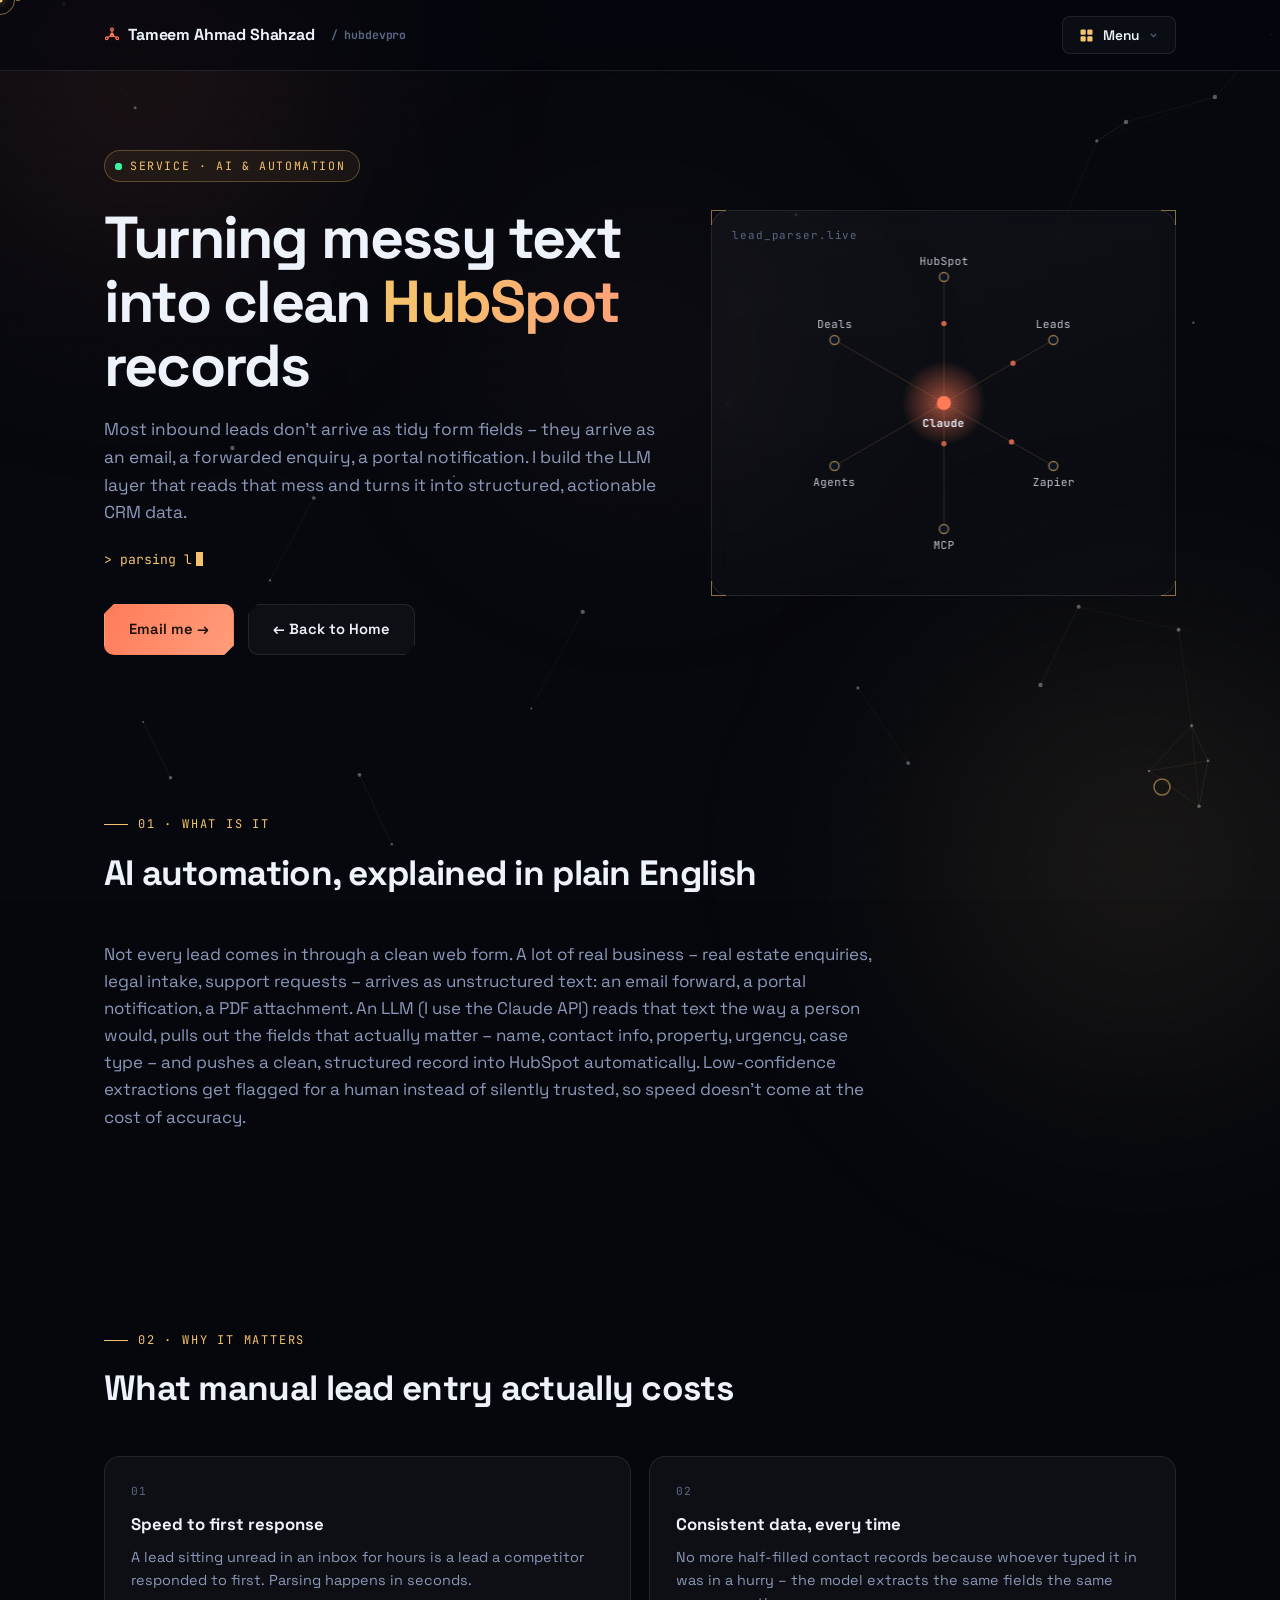
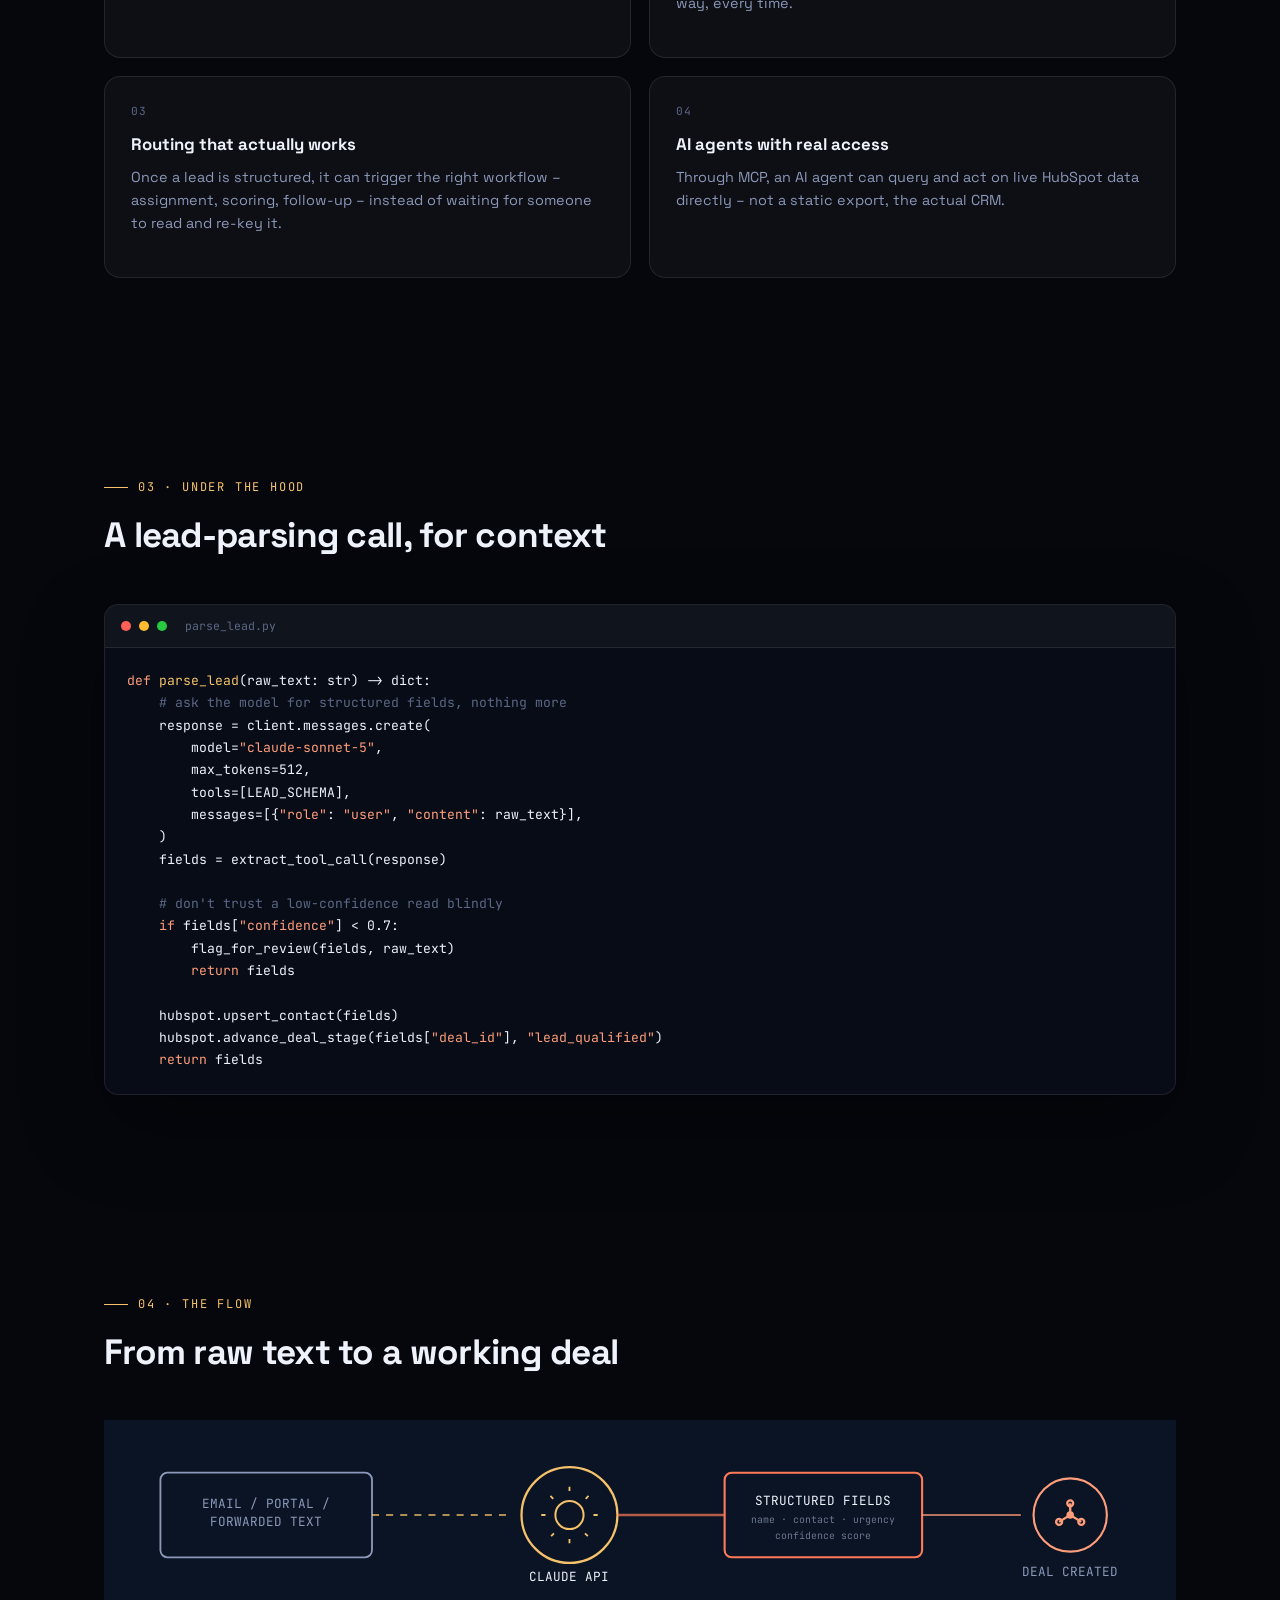
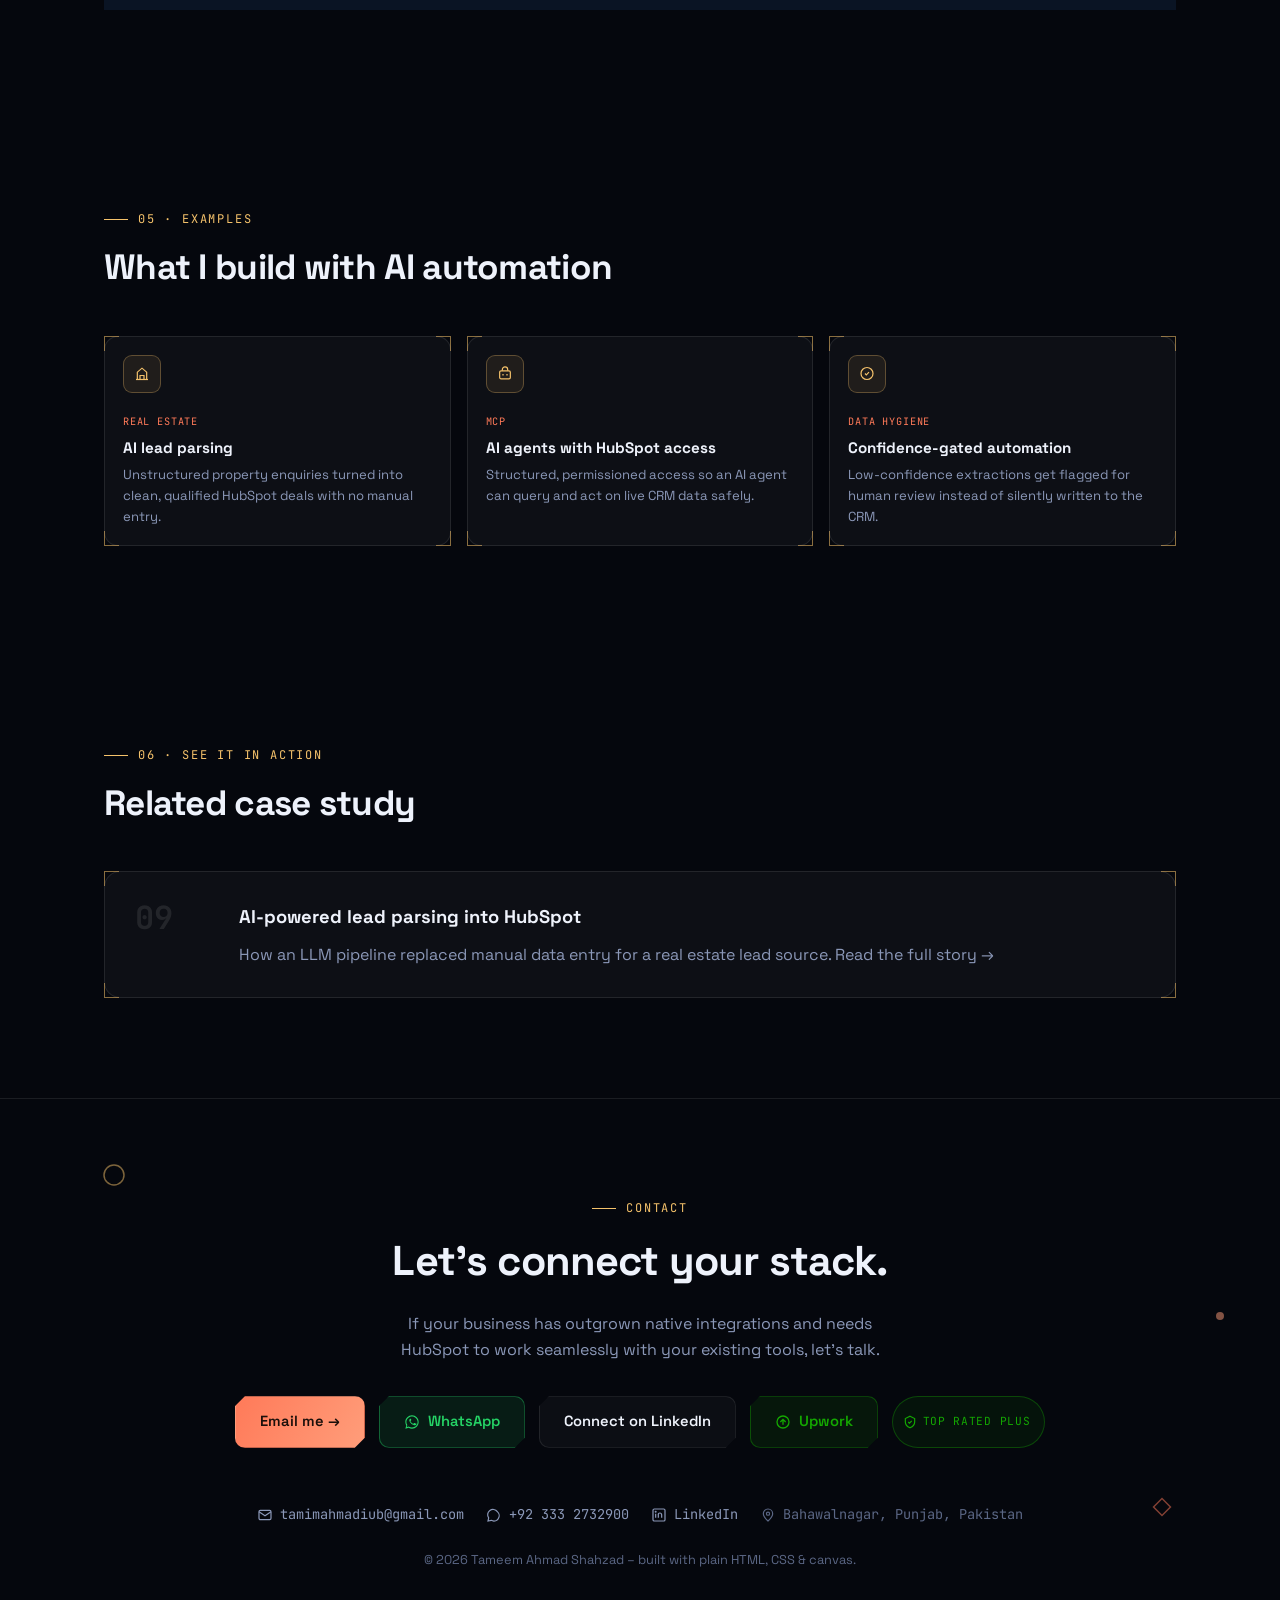
<file: ai-automation.html>
<!DOCTYPE html>
<html lang="en">
<head>
<meta charset="UTF-8">
<meta name="viewport" content="width=device-width, initial-scale=1.0">
<title>AI Automation &amp; LLM Lead Parsing for HubSpot | HubDevPro</title>
<meta name="description" content="LLM pipelines and AI agents that read unstructured leads, extract structured data and push clean records into HubSpot &ndash; explained in plain language.">
<meta property="og:title" content="AI Automation &ndash; HubDevPro">
<meta property="og:description" content="LLM pipelines and AI agents that read unstructured leads, extract structured data and push clean records into HubSpot &ndash; explained in plain language.">
<meta property="og:image" content="https://hubdevpro.com/assets/gh-avatar.png">
<meta property="og:url" content="https://hubdevpro.com/ai-automation">
<meta property="og:type" content="website">
<meta name="twitter:card" content="summary">
<meta name="twitter:title" content="AI Automation &ndash; HubDevPro">
<meta name="twitter:description" content="LLM pipelines and AI agents that read unstructured leads, extract structured data and push clean records into HubSpot &ndash; explained in plain language.">
<meta name="twitter:image" content="https://hubdevpro.com/assets/gh-avatar.png">
<meta name="robots" content="index, follow">
<meta name="theme-color" content="#05070d">
<link rel="canonical" href="https://hubdevpro.com/ai-automation">
<link rel="icon" type="image/png" href="assets/gh-avatar.png">
<link rel="preconnect" href="https://fonts.googleapis.com">
<link rel="preconnect" href="https://fonts.gstatic.com" crossorigin>
<link href="https://fonts.googleapis.com/css2?family=Space+Grotesk:wght@400;500;600;700&family=JetBrains+Mono:wght@400;500;600&display=swap" rel="stylesheet">
<link rel="stylesheet" href="assets/style.css">
</head>
<body>

<div id="boot">
  <div class="line" id="boot-line">INITIALIZING SYSTEM...</div>
  <div class="bar"><i id="boot-bar"></i></div>
  <div class="pct" id="boot-pct">0%</div>
</div>

<svg width="0" height="0" style="position:absolute" aria-hidden="true">
  <symbol id="hs-mark" viewBox="0 0 32 32">
    <line x1="16" y1="16" x2="16" y2="5" stroke="currentColor" stroke-width="2.2"/>
    <line x1="16" y1="16" x2="26.5" y2="22.5" stroke="currentColor" stroke-width="2.2"/>
    <line x1="16" y1="16" x2="5.5" y2="22.5" stroke="currentColor" stroke-width="2.2"/>
    <circle cx="16" cy="16" r="3.6" fill="currentColor"/>
    <circle cx="16" cy="5" r="2.8" fill="none" stroke="currentColor" stroke-width="2.2"/>
    <circle cx="26.5" cy="22.5" r="2.8" fill="none" stroke="currentColor" stroke-width="2.2"/>
    <circle cx="5.5" cy="22.5" r="2.8" fill="none" stroke="currentColor" stroke-width="2.2"/>
  </symbol>
</svg>

<canvas id="bg-canvas"></canvas>
<div class="noise"></div>
<div class="scanlines"></div>
<div class="scan-sweep"></div>
<div class="cursor-ring" id="cursor-ring"></div>
<div class="cursor-dot" id="cursor-dot"></div>
<div class="glow-orb orb-1"></div>
<div class="glow-orb orb-2"></div>
<div class="glow-orb orb-3"></div>

<nav>
  <div class="inner">
    <div class="logo"><a href="/" style="display:flex;align-items:center;gap:8px;text-decoration:none;color:inherit"><svg class="icon" style="width:20px;height:20px;color:var(--orange)"><use href="#hs-mark"/></svg>Tameem Ahmad Shahzad<span class="mono" style="color:var(--muted-dim);margin-left:8px;font-size:0.72rem">/ hubdevpro</span></a></div>
    <button class="menu-btn" id="menu-btn" aria-expanded="false" aria-controls="mega">
      <svg class="grid-ic" viewBox="0 0 20 20"><rect x="2" y="2" width="7" height="7" rx="1.5"/><rect x="11" y="2" width="7" height="7" rx="1.5"/><rect x="2" y="11" width="7" height="7" rx="1.5"/><rect x="11" y="11" width="7" height="7" rx="1.5"/></svg>
      Menu
      <svg class="chev" viewBox="0 0 20 20" fill="none" stroke="currentColor" stroke-width="2"><path d="M5 7l5 5 5-5"/></svg>
    </button>
  </div>
</nav>

<div class="mega" id="mega">
  <div class="mega-inner">
    <div>
      <div class="mega-label">Services</div>
      <a class="mega-item" href="payments">
        <span class="ic"><svg viewBox="0 0 24 24" fill="none" stroke="currentColor" stroke-width="1.8"><circle cx="12" cy="12" r="9"/><path d="M12 7v10M9 9.5h4a2 2 0 1 1 0 4H9M9 14.5h5"/></svg></span>
        <span class="txt"><b>Payments</b><span>Stripe, PayPal &amp; Chargify sync</span></span>
      </a>
      <a class="mega-item" href="ai-automation">
        <span class="ic"><svg viewBox="0 0 24 24" fill="none" stroke="currentColor" stroke-width="1.8"><path d="M12 3v3M12 18v3M4.2 4.2l2.1 2.1M17.7 17.7l2.1 2.1M3 12h3M18 12h3M4.2 19.8l2.1-2.1M17.7 6.3l2.1-2.1"/><circle cx="12" cy="12" r="4"/></svg></span>
        <span class="txt"><b>AI Automation</b><span>LLM lead parsing &amp; agents</span></span>
      </a>
      <a class="mega-item" href="zapier">
        <span class="ic"><svg viewBox="0 0 24 24" fill="none" stroke="currentColor" stroke-width="1.8"><path d="M13 2 3 14h7l-1 8 10-12h-7l1-8z"/></svg></span>
        <span class="txt"><b>Zapier</b><span>No-code automation, live in days</span></span>
      </a>
      <a class="mega-item" href="n8n">
        <span class="ic"><svg viewBox="0 0 24 24" fill="none" stroke="currentColor" stroke-width="1.8"><circle cx="6" cy="6" r="2.5"/><circle cx="18" cy="6" r="2.5"/><circle cx="12" cy="18" r="2.5"/><path d="M8 7l6 9M16 7l-6 9"/></svg></span>
        <span class="txt"><b>n8n</b><span>Self-hosted workflow automation</span></span>
      </a>
      <a class="mega-item" href="laravel">
        <span class="ic"><svg viewBox="0 0 24 24" fill="none" stroke="currentColor" stroke-width="1.8"><rect x="3" y="4" width="18" height="6" rx="1.5"/><rect x="3" y="14" width="18" height="6" rx="1.5"/></svg></span>
        <span class="txt"><b>Laravel</b><span>Custom backend for real logic</span></span>
      </a>
      <a class="mega-item" href="auth0">
        <span class="ic"><svg viewBox="0 0 24 24" fill="none" stroke="currentColor" stroke-width="1.8"><rect x="3" y="11" width="18" height="10" rx="2"/><path d="M7 11V7a5 5 0 0 1 10 0v4"/></svg></span>
        <span class="txt"><b>Auth0</b><span>Identity, login &amp; SSO</span></span>
      </a>
    </div>
    <div>
      <div class="mega-label">Explore</div>
      <div class="mega-simple">
        <a href="/">Home</a>
        <a href="/#about">About</a>
        <a href="/#portfolio">Portfolio</a>
        <a href="/#mcp-agents">AI Agents &amp; MCP</a>
        <a href="services">All Services</a>
      </div>
    </div>
    <div class="mega-cta">
      <div class="mega-label">Case Studies</div>
      <p>Fourteen real integration patterns, walked through end to end &ndash; the situation, the build, the result.</p>
      <a class="btn primary" href="case-studies">View Case Studies</a>
      <a class="btn ghost" href="/#contact">Contact Me</a>
    </div>
  </div>
</div>

<header style="min-height:auto;padding:150px 0 60px">
  <div class="wrap hero-grid">
    <div>
      <div class="kicker"><span class="ping"></span>Service &middot; AI &amp; Automation</div>
      <h1>Turning messy text into clean <span class="glitch-wrap"><span class="grad" data-text="HubSpot">HubSpot</span></span> records</h1>
      <p class="tagline">Most inbound leads don&#8217;t arrive as tidy form fields &ndash; they arrive as an email, a forwarded enquiry, a portal notification. I build the LLM layer that reads that mess and turns it into structured, actionable CRM data.</p>
      <div class="term mono" id="term-text-wrap"><span id="term-text"></span><span class="cur"></span></div>
      <div class="cta">
        <a class="btn primary" href="mailto:tamimahmadiub@gmail.com">Email me &rarr;</a>
        <a class="btn ghost" href="/">&larr; Back to Home</a>
      </div>
    </div>
    <div class="diagram hud">
      <div class="c2"></div>
      <div class="tag mono">lead_parser.live</div>
      <canvas id="hero-canvas"></canvas>
    </div>
  </div>
</header>

<section id="what-is">
  <div class="floaters">
    <span class="fl b" style="top:12%;left:90%;animation-duration:8s"><svg width="20" height="20" viewBox="0 0 20 20"><circle cx="10" cy="10" r="8" fill="none" stroke="#f5c26b" stroke-width="1.5"/></svg></span>
  </div>
  <div class="wrap reveal">
    <div class="eyebrow">01 &middot; What is it</div>
    <h2>AI automation, explained in plain English</h2>
    <p style="color:var(--muted);max-width:70ch;font-size:1.06rem">
      Not every lead comes in through a clean web form. A lot of real business &ndash; real estate enquiries, legal
      intake, support requests &ndash; arrives as unstructured text: an email forward, a portal notification, a
      PDF attachment. An LLM (I use the Claude API) reads that text the way a person would, pulls out the fields
      that actually matter &ndash; name, contact info, property, urgency, case type &ndash; and pushes a clean,
      structured record into HubSpot automatically. Low-confidence extractions get flagged for a human instead of
      silently trusted, so speed doesn&#8217;t come at the cost of accuracy.
    </p>
  </div>
</section>

<section id="why">
  <div class="wrap reveal">
    <div class="eyebrow">02 &middot; Why it matters</div>
    <h2>What manual lead entry actually costs</h2>
    <div class="cap-grid">
      <div class="cap hud"><div class="c2"></div>
        <div class="cap-idx">01</div>
        <h3>Speed to first response</h3>
        <p>A lead sitting unread in an inbox for hours is a lead a competitor responded to first. Parsing happens in seconds.</p>
      </div>
      <div class="cap hud"><div class="c2"></div>
        <div class="cap-idx">02</div>
        <h3>Consistent data, every time</h3>
        <p>No more half-filled contact records because whoever typed it in was in a hurry &ndash; the model extracts the same fields the same way, every time.</p>
      </div>
      <div class="cap hud"><div class="c2"></div>
        <div class="cap-idx">03</div>
        <h3>Routing that actually works</h3>
        <p>Once a lead is structured, it can trigger the right workflow &ndash; assignment, scoring, follow-up &ndash; instead of waiting for someone to read and re-key it.</p>
      </div>
      <div class="cap hud"><div class="c2"></div>
        <div class="cap-idx">04</div>
        <h3>AI agents with real access</h3>
        <p>Through MCP, an AI agent can query and act on live HubSpot data directly &ndash; not a static export, the actual CRM.</p>
      </div>
    </div>
  </div>
</section>

<section id="code">
  <div class="wrap reveal">
    <div class="eyebrow">03 &middot; Under the hood</div>
    <h2>A lead-parsing call, for context</h2>
    <div class="code-win">
      <div class="bar2"><i></i><i></i><i></i><span>parse_lead.py</span></div>
      <pre><span class="k">def</span> <span class="f">parse_lead</span>(raw_text: <span class="v">str</span>) -&gt; <span class="v">dict</span>:
    <span class="c"># ask the model for structured fields, nothing more</span>
    response = client.messages.create(
        model=<span class="s">"claude-sonnet-5"</span>,
        max_tokens=<span class="v">512</span>,
        tools=[LEAD_SCHEMA],
        messages=[{<span class="s">"role"</span>: <span class="s">"user"</span>, <span class="s">"content"</span>: raw_text}],
    )
    fields = extract_tool_call(response)

    <span class="c"># don't trust a low-confidence read blindly</span>
    <span class="k">if</span> fields[<span class="s">"confidence"</span>] &lt; <span class="v">0.7</span>:
        flag_for_review(fields, raw_text)
        <span class="k">return</span> fields

    hubspot.upsert_contact(fields)
    hubspot.advance_deal_stage(fields[<span class="s">"deal_id"</span>], <span class="s">"lead_qualified"</span>)
    <span class="k">return</span> fields</pre>
    </div>
  </div>
</section>

<section id="visual">
  <div class="wrap reveal">
    <div class="eyebrow">04 &middot; The flow</div>
    <h2>From raw text to a working deal</h2>
    <div class="banner hud" style="height:190px;padding:0">
      <div class="c2"></div>
      <svg viewBox="0 0 760 170" preserveAspectRatio="xMidYMid slice"><rect width="760" height="170" fill="#0a1424"/>
<rect x="40" y="55" width="150" height="60" rx="5" fill="none" stroke="#8b98b8" stroke-width="1.3"/>
<text x="115" y="80" text-anchor="middle" fill="#8b98b8" font-family="JetBrains Mono, monospace" font-size="9">EMAIL / PORTAL /</text>
<text x="115" y="93" text-anchor="middle" fill="#8b98b8" font-family="JetBrains Mono, monospace" font-size="9">FORWARDED TEXT</text>
<line x1="190" y1="85" x2="290" y2="85" stroke="#f5c26b" stroke-width="1.5" stroke-dasharray="5 5" opacity="0.7"/>
<circle cx="330" cy="85" r="34" fill="#0a1424" stroke="#f5c26b" stroke-width="1.6"/>
<path d="M330 65v3M330 102v3M310 85h3M347 85h3M316.5 71.5l2 2M341 98l2 2M343.5 71.5l-2 2M319 98l-2 2" stroke="#f5c26b" stroke-width="1.3"/>
<circle cx="330" cy="85" r="10" fill="none" stroke="#f5c26b" stroke-width="1.4"/>
<text x="330" y="132" text-anchor="middle" fill="#eef2fb" font-family="JetBrains Mono, monospace" font-size="9">CLAUDE API</text>
<line x1="364" y1="85" x2="440" y2="85" stroke="#ff7a59" stroke-width="1.6" opacity="0.7"/>
<rect x="440" y="55" width="140" height="60" rx="5" fill="none" stroke="#ff7a59" stroke-width="1.5"/>
<text x="510" y="78" text-anchor="middle" fill="#eef2fb" font-family="JetBrains Mono, monospace" font-size="9">STRUCTURED FIELDS</text>
<text x="510" y="91" text-anchor="middle" fill="#6b7690" font-family="JetBrains Mono, monospace" font-size="7">name &middot; contact &middot; urgency</text>
<text x="510" y="102" text-anchor="middle" fill="#6b7690" font-family="JetBrains Mono, monospace" font-size="7">confidence score</text>
<line x1="580" y1="85" x2="650" y2="85" stroke="#ff9d7a" stroke-width="1.5" opacity="0.7"/>
<circle cx="685" cy="85" r="26" fill="#0a1424" stroke="#ff9d7a" stroke-width="1.5"/>
<use href="#hs-mark" x="673" y="73" width="24" height="24" color="#ff9d7a"/>
<text x="685" y="128" text-anchor="middle" fill="#8b98b8" font-family="JetBrains Mono, monospace" font-size="9">DEAL CREATED</text></svg>
    </div>
  </div>
</section>

<section id="examples">
  <div class="wrap reveal">
    <div class="eyebrow">05 &middot; Examples</div>
    <h2>What I build with AI automation</h2>
    <div class="pf-grid">
      <div class="pf-mini hud"><div class="c2"></div>
        <div class="thumb"><svg class="icon" viewBox="0 0 24 24"><path d="M3 21h18"/><path d="M5 21V10l7-6 7 6v11"/><path d="M9 21v-6h6v6"/></svg></div>
        <div class="tag">Real Estate</div>
        <h4>AI lead parsing</h4>
        <p>Unstructured property enquiries turned into clean, qualified HubSpot deals with no manual entry.</p>
      </div>
      <div class="pf-mini hud"><div class="c2"></div>
        <div class="thumb"><svg class="icon" viewBox="0 0 24 24"><rect x="4" y="8" width="16" height="12" rx="2"/><path d="M8 8V6a4 4 0 0 1 8 0v2"/><circle cx="9" cy="14" r="1.2" fill="currentColor" stroke="none"/><circle cx="15" cy="14" r="1.2" fill="currentColor" stroke="none"/></svg></div>
        <div class="tag">MCP</div>
        <h4>AI agents with HubSpot access</h4>
        <p>Structured, permissioned access so an AI agent can query and act on live CRM data safely.</p>
      </div>
      <div class="pf-mini hud"><div class="c2"></div>
        <div class="thumb"><svg class="icon" viewBox="0 0 24 24"><circle cx="12" cy="12" r="9"/><path d="M9 12l2 2 4-4"/></svg></div>
        <div class="tag">Data Hygiene</div>
        <h4>Confidence-gated automation</h4>
        <p>Low-confidence extractions get flagged for human review instead of silently written to the CRM.</p>
      </div>
    </div>
  </div>
</section>

<section id="related">
  <div class="wrap reveal">
    <div class="eyebrow">06 &middot; See it in action</div>
    <h2>Related case study</h2>
    <a href="case-studies#ai-leads" class="pf hud" style="text-decoration:none;color:inherit">
      <div class="c2"></div>
      <div class="pf-num">09</div>
      <div>
        <h3>AI-powered lead parsing into HubSpot</h3>
        <p style="color:var(--muted)">How an LLM pipeline replaced manual data entry for a real estate lead source. Read the full story &rarr;</p>
      </div>
    </a>
  </div>
</section>

<footer id="contact">
  <div class="floaters">
    <span class="fl a" style="top:12%;left:8%;animation-duration:9s"><svg width="24" height="24" viewBox="0 0 24 24"><circle cx="12" cy="12" r="10" fill="none" stroke="#f5c26b" stroke-width="1.5"/></svg></span>
    <span class="fl b" style="top:75%;left:90%;animation-duration:8s;animation-delay:.5s"><svg width="20" height="20" viewBox="0 0 20 20"><rect x="4" y="4" width="12" height="12" fill="none" stroke="#ff7a59" stroke-width="1.5" transform="rotate(45 10 10)"/></svg></span>
    <span class="fl c" style="top:40%;left:95%;animation-duration:6.5s"><svg width="8" height="8" viewBox="0 0 8 8"><circle cx="4" cy="4" r="4" fill="#ff9d7a"/></svg></span>
  </div>
  <div class="wrap reveal">
    <div class="eyebrow" style="justify-content:center">Contact</div>
    <h2>Let&#8217;s connect your stack.</h2>
    <p class="lead">If your business has outgrown native integrations and needs HubSpot to work seamlessly with your existing tools, let&#8217;s talk.</p>
    <div class="cta">
      <a class="btn primary" href="mailto:tamimahmadiub@gmail.com">Email me &rarr;</a>
      <a class="btn whatsapp" href="https://wa.me/923332732900" target="_blank" rel="noopener">
        <svg width="16" height="16" viewBox="0 0 24 24" fill="currentColor" aria-hidden="true"><path d="M17.5 14.4c-.3-.1-1.6-.8-1.9-.9-.2-.1-.4-.1-.6.1-.2.3-.7.9-.8 1-.2.2-.3.2-.5.1-.3-.1-1.2-.4-2.3-1.4-.9-.8-1.4-1.7-1.6-2-.2-.3 0-.5.1-.6.1-.1.3-.3.4-.5.1-.1.2-.3.3-.4.1-.2 0-.4 0-.5C11.1 9.2 10.7 8 10.5 7.5c-.2-.4-.3-.4-.5-.4h-.5c-.2 0-.5.1-.7.3-.2.3-.9.9-.9 2.1s.9 2.5 1.1 2.7c.1.2 1.9 2.9 4.6 4 .6.3 1.1.4 1.5.6.6.2 1.2.2 1.6.1.5-.1 1.6-.6 1.8-1.3.2-.6.2-1.1.2-1.2-.1-.1-.2-.2-.5-.3zM12 2C6.5 2 2 6.5 2 12c0 1.8.5 3.6 1.4 5.1L2 22l5.1-1.3C8.5 21.5 10.2 22 12 22c5.5 0 10-4.5 10-10S17.5 2 12 2zm0 18.2c-1.6 0-3.2-.4-4.5-1.2l-.3-.2-3 .8.8-3-.2-.3C4 14.9 3.6 13.5 3.6 12 3.6 7.4 7.4 3.6 12 3.6S20.4 7.4 20.4 12 16.6 20.2 12 20.2z"/></svg>
        WhatsApp
      </a>
      <a class="btn ghost" href="https://www.linkedin.com/in/tameemahmad-shahzad-2022a8174" target="_blank" rel="noopener">Connect on LinkedIn</a>
      <a class="btn upwork" href="https://www.upwork.com/freelancers/~011467e34f815ba25b" target="_blank" rel="noopener"><svg width="16" height="16" viewBox="0 0 24 24" fill="none" stroke="currentColor" stroke-width="2" aria-hidden="true"><circle cx="12" cy="12" r="9"/><path d="M12 16V8M8 12l4-4 4 4"/></svg>Upwork</a>
      <a class="trp-badge" href="https://www.upwork.com/freelancers/~011467e34f815ba25b" target="_blank" rel="noopener"><svg viewBox="0 0 24 24" fill="none" stroke="currentColor" stroke-width="2"><path d="M12 2l8 4v6c0 5-3.5 8-8 10-4.5-2-8-5-8-10V6z"/><path d="M9 12l2 2 4-4"/></svg>TOP RATED PLUS</a>
    </div>
    <div class="contact-links">
      <a href="mailto:tamimahmadiub@gmail.com"><svg class="icon" viewBox="0 0 24 24"><rect x="3" y="5" width="18" height="14" rx="2"/><path d="M3 7l9 6 9-6"/></svg>tamimahmadiub@gmail.com</a>
      <a href="https://wa.me/923332732900" target="_blank" rel="noopener"><svg class="icon" viewBox="0 0 24 24"><path d="M17 7a8 8 0 1 0-13 9.4L3 21l4.8-1a8 8 0 0 0 9.2-13z"/></svg>+92 333 2732900</a>
      <a href="https://www.linkedin.com/in/tameemahmad-shahzad-2022a8174" target="_blank" rel="noopener"><svg class="icon" viewBox="0 0 24 24"><rect x="3" y="3" width="18" height="18" rx="2"/><line x1="7" y1="10" x2="7" y2="16"/><circle cx="7" cy="7" r="0.6" fill="currentColor"/><path d="M11 16v-6"/><path d="M11 11c0-1.5 1-2 2.2-2 1.6 0 2.8 1 2.8 3v4"/></svg>LinkedIn</a>
      <span><svg class="icon" viewBox="0 0 24 24"><path d="M12 21s-7-6.5-7-11a7 7 0 0 1 14 0c0 4.5-7 11-7 11z"/><circle cx="12" cy="10" r="2.4"/></svg>Bahawalnagar, Punjab, Pakistan</span>
    </div>
    <small>&copy; <span id="year"></span> Tameem Ahmad Shahzad &ndash; built with plain HTML, CSS &amp; canvas.</small>
  </div>
</footer>

<script src="assets/site.js"></script>
<script>
HDP.termType('term-text', ['> parsing lead text ... OK', '> hubspot deal created ... OK']);
HDP.heroDiagram('hero-canvas', 'Claude', ['HubSpot','Leads','Zapier','MCP','Agents','Deals']);
</script>
</body>
</html>
</file>
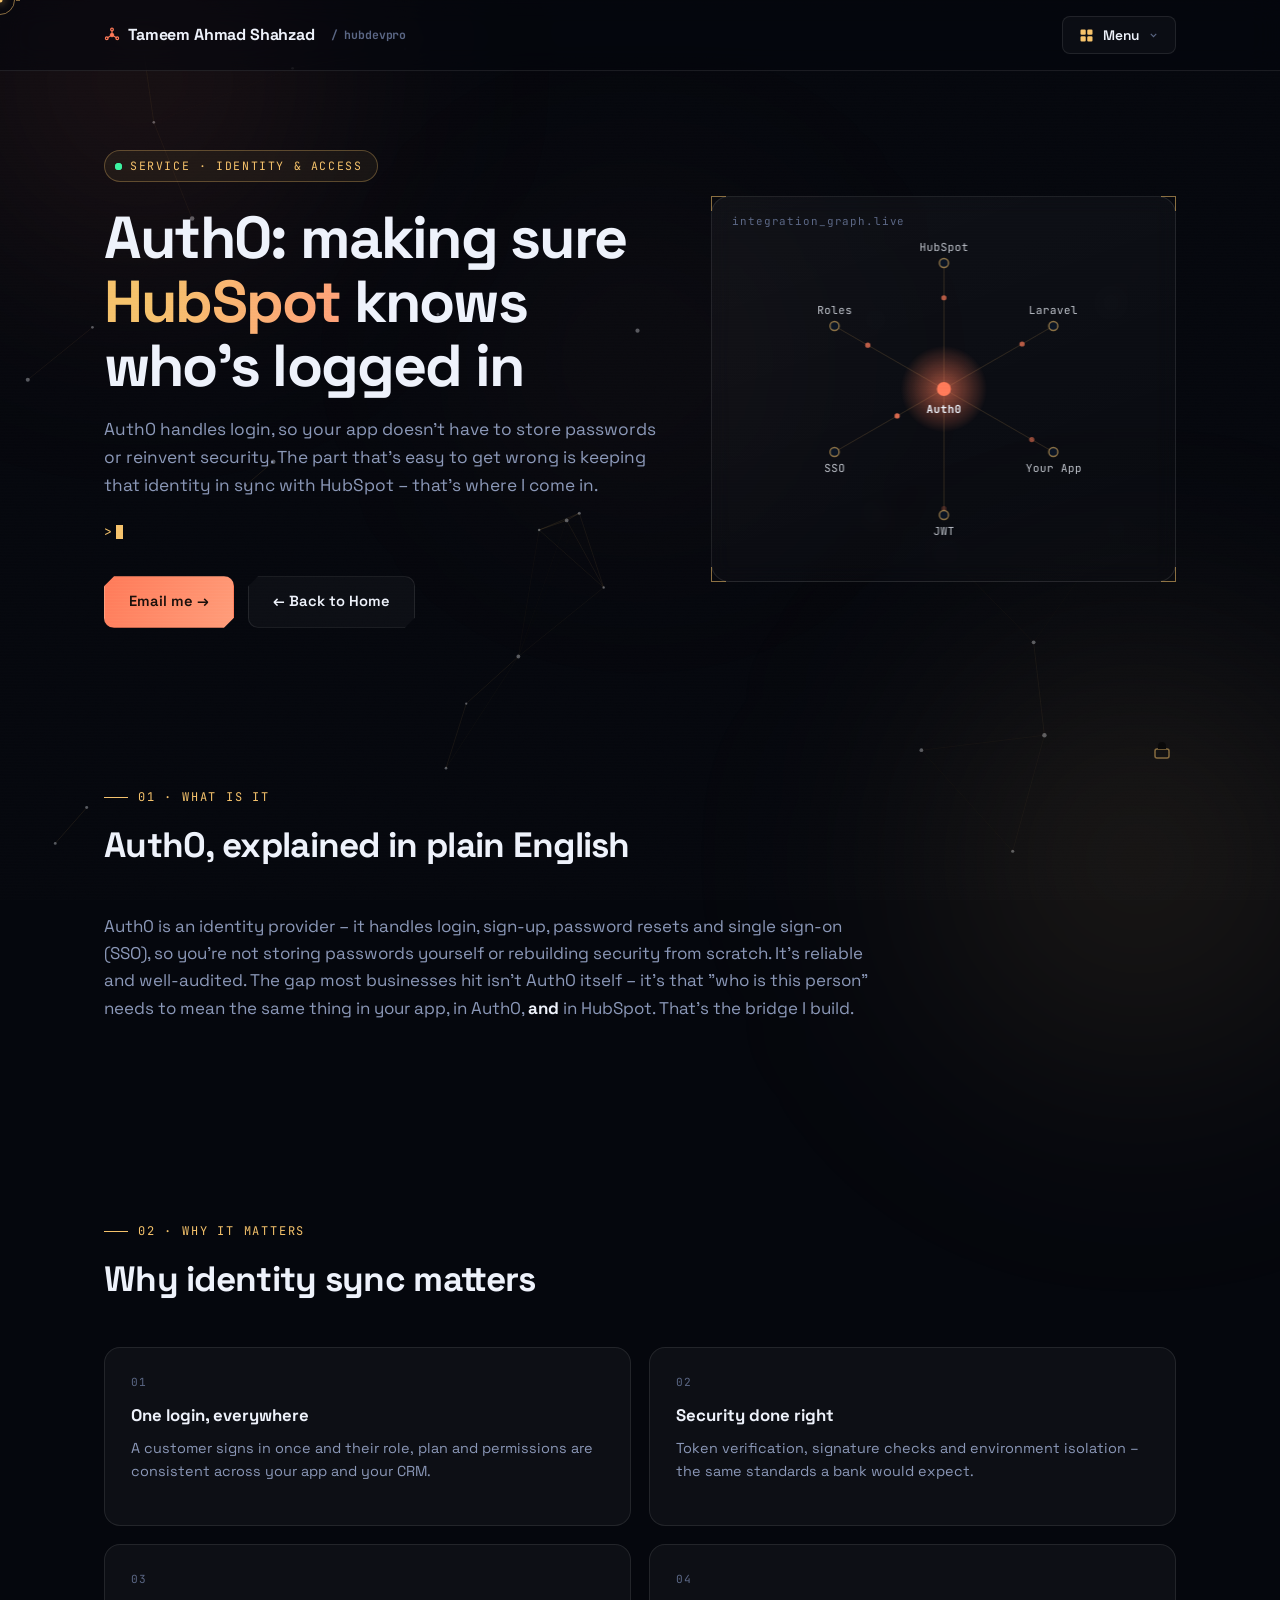
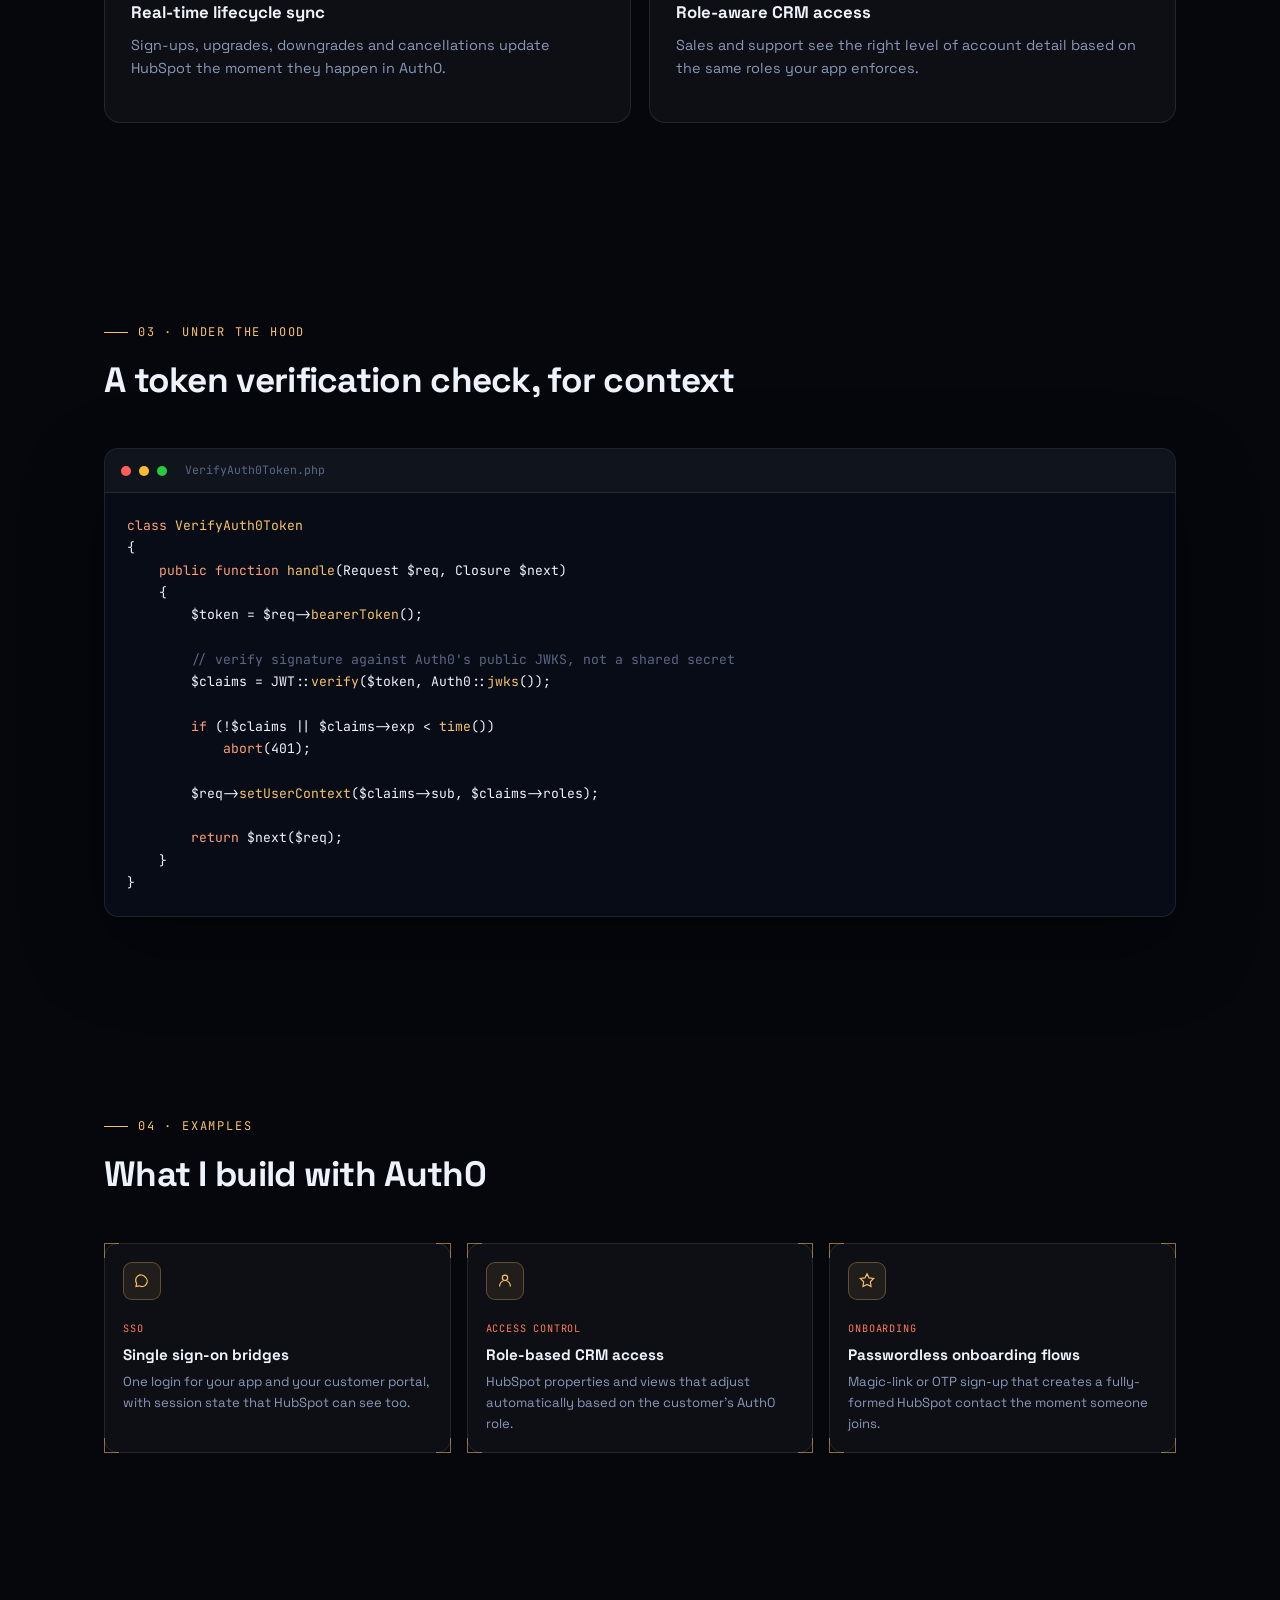
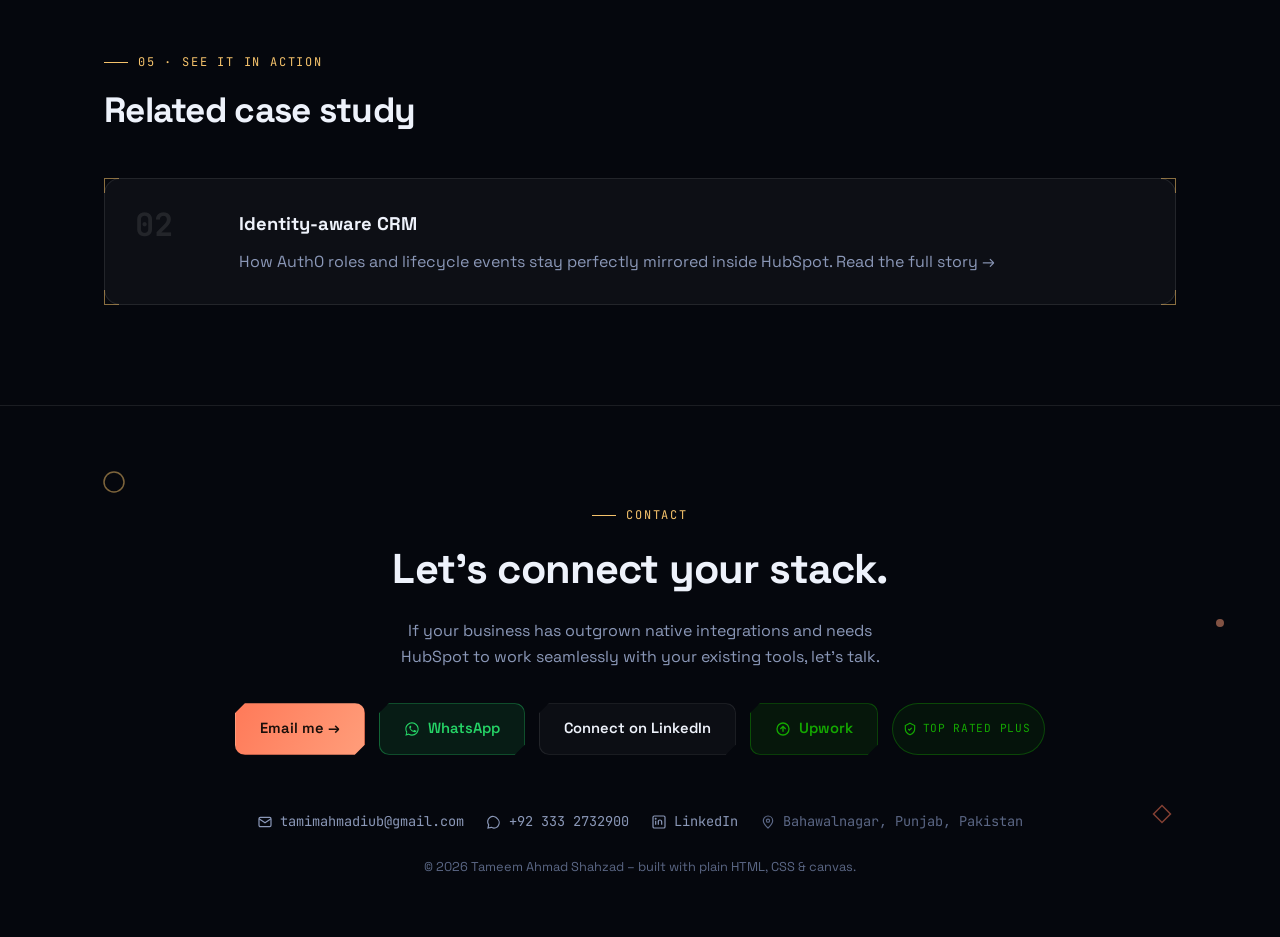
<file: auth0.html>
<!DOCTYPE html>
<html lang="en">
<head>
<meta charset="UTF-8">
<meta name="viewport" content="width=device-width, initial-scale=1.0">
<title>Auth0 + HubSpot Identity Sync, Explained | HubDevPro</title>
<meta name="description" content="What Auth0 is, why identity sync with HubSpot matters, and what I build with it &ndash; SSO, role-based access, and secure onboarding.">
<meta property="og:title" content="Auth0 + HubSpot &ndash; HubDevPro">
<meta property="og:description" content="What Auth0 is, why identity sync with HubSpot matters, and what I build with it &ndash; SSO, role-based access, and secure onboarding.">
<meta property="og:image" content="https://hubdevpro.com/assets/gh-avatar.png">
<meta property="og:url" content="https://hubdevpro.com/auth0">
<meta property="og:type" content="website">
<meta name="twitter:card" content="summary">
<meta name="twitter:title" content="Auth0 + HubSpot &ndash; HubDevPro">
<meta name="twitter:description" content="What Auth0 is, why identity sync with HubSpot matters, and what I build with it &ndash; SSO, role-based access, and secure onboarding.">
<meta name="twitter:image" content="https://hubdevpro.com/assets/gh-avatar.png">
<meta name="robots" content="index, follow">
<meta name="theme-color" content="#05070d">
<link rel="canonical" href="https://hubdevpro.com/auth0">
<link rel="icon" type="image/png" href="assets/gh-avatar.png">
<link rel="preconnect" href="https://fonts.googleapis.com">
<link rel="preconnect" href="https://fonts.gstatic.com" crossorigin>
<link href="https://fonts.googleapis.com/css2?family=Space+Grotesk:wght@400;500;600;700&family=JetBrains+Mono:wght@400;500;600&display=swap" rel="stylesheet">
<link rel="stylesheet" href="assets/style.css">
</head>
<body>

<div id="boot">
  <div class="line" id="boot-line">INITIALIZING SYSTEM...</div>
  <div class="bar"><i id="boot-bar"></i></div>
  <div class="pct" id="boot-pct">0%</div>
</div>

<svg width="0" height="0" style="position:absolute" aria-hidden="true">
  <symbol id="hs-mark" viewBox="0 0 32 32">
    <line x1="16" y1="16" x2="16" y2="5" stroke="currentColor" stroke-width="2.2"/>
    <line x1="16" y1="16" x2="26.5" y2="22.5" stroke="currentColor" stroke-width="2.2"/>
    <line x1="16" y1="16" x2="5.5" y2="22.5" stroke="currentColor" stroke-width="2.2"/>
    <circle cx="16" cy="16" r="3.6" fill="currentColor"/>
    <circle cx="16" cy="5" r="2.8" fill="none" stroke="currentColor" stroke-width="2.2"/>
    <circle cx="26.5" cy="22.5" r="2.8" fill="none" stroke="currentColor" stroke-width="2.2"/>
    <circle cx="5.5" cy="22.5" r="2.8" fill="none" stroke="currentColor" stroke-width="2.2"/>
  </symbol>
</svg>

<canvas id="bg-canvas"></canvas>
<div class="noise"></div>
<div class="scanlines"></div>
<div class="scan-sweep"></div>
<div class="cursor-ring" id="cursor-ring"></div>
<div class="cursor-dot" id="cursor-dot"></div>
<div class="glow-orb orb-1"></div>
<div class="glow-orb orb-2"></div>
<div class="glow-orb orb-3"></div>

<nav>
  <div class="inner">
    <div class="logo"><a href="/" style="display:flex;align-items:center;gap:8px;text-decoration:none;color:inherit"><svg class="icon" style="width:20px;height:20px;color:var(--orange)"><use href="#hs-mark"/></svg>Tameem Ahmad Shahzad<span class="mono" style="color:var(--muted-dim);margin-left:8px;font-size:0.72rem">/ hubdevpro</span></a></div>
    <button class="menu-btn" id="menu-btn" aria-expanded="false" aria-controls="mega">
      <svg class="grid-ic" viewBox="0 0 20 20"><rect x="2" y="2" width="7" height="7" rx="1.5"/><rect x="11" y="2" width="7" height="7" rx="1.5"/><rect x="2" y="11" width="7" height="7" rx="1.5"/><rect x="11" y="11" width="7" height="7" rx="1.5"/></svg>
      Menu
      <svg class="chev" viewBox="0 0 20 20" fill="none" stroke="currentColor" stroke-width="2"><path d="M5 7l5 5 5-5"/></svg>
    </button>
  </div>
</nav>

<div class="mega" id="mega">
  <div class="mega-inner">
    <div>
      <div class="mega-label">Services</div>
      <a class="mega-item" href="payments">
        <span class="ic"><svg viewBox="0 0 24 24" fill="none" stroke="currentColor" stroke-width="1.8"><circle cx="12" cy="12" r="9"/><path d="M12 7v10M9 9.5h4a2 2 0 1 1 0 4H9M9 14.5h5"/></svg></span>
        <span class="txt"><b>Payments</b><span>Stripe, PayPal &amp; Chargify sync</span></span>
      </a>
      <a class="mega-item" href="ai-automation">
        <span class="ic"><svg viewBox="0 0 24 24" fill="none" stroke="currentColor" stroke-width="1.8"><path d="M12 3v3M12 18v3M4.2 4.2l2.1 2.1M17.7 17.7l2.1 2.1M3 12h3M18 12h3M4.2 19.8l2.1-2.1M17.7 6.3l2.1-2.1"/><circle cx="12" cy="12" r="4"/></svg></span>
        <span class="txt"><b>AI Automation</b><span>LLM lead parsing &amp; agents</span></span>
      </a>
      <a class="mega-item" href="zapier">
        <span class="ic"><svg viewBox="0 0 24 24" fill="none" stroke="currentColor" stroke-width="1.8"><path d="M13 2 3 14h7l-1 8 10-12h-7l1-8z"/></svg></span>
        <span class="txt"><b>Zapier</b><span>No-code automation, live in days</span></span>
      </a>
      <a class="mega-item" href="n8n">
        <span class="ic"><svg viewBox="0 0 24 24" fill="none" stroke="currentColor" stroke-width="1.8"><circle cx="6" cy="6" r="2.5"/><circle cx="18" cy="6" r="2.5"/><circle cx="12" cy="18" r="2.5"/><path d="M8 7l6 9M16 7l-6 9"/></svg></span>
        <span class="txt"><b>n8n</b><span>Self-hosted workflow automation</span></span>
      </a>
      <a class="mega-item" href="laravel">
        <span class="ic"><svg viewBox="0 0 24 24" fill="none" stroke="currentColor" stroke-width="1.8"><rect x="3" y="4" width="18" height="6" rx="1.5"/><rect x="3" y="14" width="18" height="6" rx="1.5"/></svg></span>
        <span class="txt"><b>Laravel</b><span>Custom backend for real logic</span></span>
      </a>
      <a class="mega-item" href="auth0">
        <span class="ic"><svg viewBox="0 0 24 24" fill="none" stroke="currentColor" stroke-width="1.8"><rect x="3" y="11" width="18" height="10" rx="2"/><path d="M7 11V7a5 5 0 0 1 10 0v4"/></svg></span>
        <span class="txt"><b>Auth0</b><span>Identity, login &amp; SSO</span></span>
      </a>
    </div>
    <div>
      <div class="mega-label">Explore</div>
      <div class="mega-simple">
        <a href="/">Home</a>
        <a href="/#about">About</a>
        <a href="/#portfolio">Portfolio</a>
        <a href="/#mcp-agents">AI Agents &amp; MCP</a>
        <a href="services">All Services</a>
      </div>
    </div>
    <div class="mega-cta">
      <div class="mega-label">Case Studies</div>
      <p>Fourteen real integration patterns, walked through end to end &ndash; the situation, the build, the result.</p>
      <a class="btn primary" href="case-studies">View Case Studies</a>
      <a class="btn ghost" href="/#contact">Contact Me</a>
    </div>
  </div>
</div>

<header style="min-height:auto;padding:150px 0 60px">
  <div class="wrap hero-grid">
    <div>
      <div class="kicker"><span class="ping"></span>Service &middot; Identity &amp; Access</div>
      <h1>Auth0: making sure <span class="glitch-wrap"><span class="grad" data-text="HubSpot">HubSpot</span></span> knows who&#8217;s logged in</h1>
      <p class="tagline">Auth0 handles login, so your app doesn&#8217;t have to store passwords or reinvent security. The part that&#8217;s easy to get wrong is keeping that identity in sync with HubSpot &ndash; that&#8217;s where I come in.</p>
      <div class="term mono" id="term-text-wrap"><span id="term-text"></span><span class="cur"></span></div>
      <div class="cta">
        <a class="btn primary" href="mailto:tamimahmadiub@gmail.com">Email me &rarr;</a>
        <a class="btn ghost" href="/">&larr; Back to Home</a>
      </div>
    </div>
    <div class="diagram hud">
      <div class="c2"></div>
      <div class="tag mono">integration_graph.live</div>
      <canvas id="hero-canvas"></canvas>
    </div>
  </div>
</header>

<section id="what-is">
  <div class="floaters">
    <span class="fl b" style="top:12%;left:90%;animation-duration:8s"><svg width="20" height="20" viewBox="0 0 20 20"><rect x="3" y="9" width="14" height="9" rx="2" fill="none" stroke="#f5c26b" stroke-width="1.5"/><path d="M6 9V6a4 4 0 0 1 8 0v3"/></svg></span>
  </div>
  <div class="wrap reveal">
    <div class="eyebrow">01 &middot; What is it</div>
    <h2>Auth0, explained in plain English</h2>
    <p style="color:var(--muted);max-width:70ch;font-size:1.06rem">
      Auth0 is an identity provider &ndash; it handles login, sign-up, password resets and single sign-on (SSO), so
      you&#8217;re not storing passwords yourself or rebuilding security from scratch. It&#8217;s reliable and
      well-audited. The gap most businesses hit isn&#8217;t Auth0 itself &ndash; it&#8217;s that &quot;who is this
      person&quot; needs to mean the same thing in your app, in Auth0, <b style="color:var(--text)">and</b> in HubSpot.
      That&#8217;s the bridge I build.
    </p>
  </div>
</section>

<section id="why">
  <div class="wrap reveal">
    <div class="eyebrow">02 &middot; Why it matters</div>
    <h2>Why identity sync matters</h2>
    <div class="cap-grid">
      <div class="cap hud"><div class="c2"></div>
        <div class="cap-idx">01</div>
        <h3>One login, everywhere</h3>
        <p>A customer signs in once and their role, plan and permissions are consistent across your app and your CRM.</p>
      </div>
      <div class="cap hud"><div class="c2"></div>
        <div class="cap-idx">02</div>
        <h3>Security done right</h3>
        <p>Token verification, signature checks and environment isolation &ndash; the same standards a bank would expect.</p>
      </div>
      <div class="cap hud"><div class="c2"></div>
        <div class="cap-idx">03</div>
        <h3>Real-time lifecycle sync</h3>
        <p>Sign-ups, upgrades, downgrades and cancellations update HubSpot the moment they happen in Auth0.</p>
      </div>
      <div class="cap hud"><div class="c2"></div>
        <div class="cap-idx">04</div>
        <h3>Role-aware CRM access</h3>
        <p>Sales and support see the right level of account detail based on the same roles your app enforces.</p>
      </div>
    </div>
  </div>
</section>

<section id="code">
  <div class="wrap reveal">
    <div class="eyebrow">03 &middot; Under the hood</div>
    <h2>A token verification check, for context</h2>
    <div class="code-win">
      <div class="bar2"><i></i><i></i><i></i><span>VerifyAuth0Token.php</span></div>
      <pre><span class="k">class</span> <span class="f">VerifyAuth0Token</span>
{
    <span class="k">public function</span> <span class="f">handle</span>(<span class="v">Request</span> <span class="v">$req</span>, <span class="v">Closure</span> <span class="v">$next</span>)
    {
        <span class="v">$token</span> = <span class="v">$req</span>-&gt;<span class="f">bearerToken</span>();

        <span class="c">// verify signature against Auth0's public JWKS, not a shared secret</span>
        <span class="v">$claims</span> = <span class="v">JWT</span>::<span class="f">verify</span>(<span class="v">$token</span>, <span class="v">Auth0</span>::<span class="f">jwks</span>());

        <span class="k">if</span> (!<span class="v">$claims</span> || <span class="v">$claims</span>-&gt;<span class="v">exp</span> &lt; <span class="f">time</span>())
            <span class="k">abort</span>(<span class="v">401</span>);

        <span class="v">$req</span>-&gt;<span class="f">setUserContext</span>(<span class="v">$claims</span>-&gt;<span class="v">sub</span>, <span class="v">$claims</span>-&gt;<span class="v">roles</span>);

        <span class="k">return</span> <span class="v">$next</span>(<span class="v">$req</span>);
    }
}</pre>
    </div>
  </div>
</section>

<section id="examples">
  <div class="wrap reveal">
    <div class="eyebrow">04 &middot; Examples</div>
    <h2>What I build with Auth0</h2>
    <div class="pf-grid">
      <div class="pf-mini hud"><div class="c2"></div>
        <div class="thumb"><svg class="icon" viewBox="0 0 24 24"><path d="M17 7a8 8 0 1 0-13 9.4L3 21l4.8-1a8 8 0 0 0 9.2-13z"/></svg></div>
        <div class="tag">SSO</div>
        <h4>Single sign-on bridges</h4>
        <p>One login for your app and your customer portal, with session state that HubSpot can see too.</p>
      </div>
      <div class="pf-mini hud"><div class="c2"></div>
        <div class="thumb"><svg class="icon" viewBox="0 0 24 24"><circle cx="12" cy="8" r="4"/><path d="M4 21v-1a8 8 0 0 1 16 0v1"/></svg></div>
        <div class="tag">Access Control</div>
        <h4>Role-based CRM access</h4>
        <p>HubSpot properties and views that adjust automatically based on the customer&#8217;s Auth0 role.</p>
      </div>
      <div class="pf-mini hud"><div class="c2"></div>
        <div class="thumb"><svg class="icon" viewBox="0 0 24 24"><path d="M12 2l3 6 7 1-5 5 1 7-6-3-6 3 1-7-5-5 7-1z"/></svg></div>
        <div class="tag">Onboarding</div>
        <h4>Passwordless onboarding flows</h4>
        <p>Magic-link or OTP sign-up that creates a fully-formed HubSpot contact the moment someone joins.</p>
      </div>
    </div>
  </div>
</section>

<section id="related">
  <div class="wrap reveal">
    <div class="eyebrow">05 &middot; See it in action</div>
    <h2>Related case study</h2>
    <a href="case-studies#identity" class="pf hud" style="text-decoration:none;color:inherit">
      <div class="c2"></div>
      <div class="pf-num">02</div>
      <div>
        <h3>Identity-aware CRM</h3>
        <p style="color:var(--muted)">How Auth0 roles and lifecycle events stay perfectly mirrored inside HubSpot. Read the full story &rarr;</p>
      </div>
    </a>
  </div>
</section>

<footer id="contact">
  <div class="floaters">
    <span class="fl a" style="top:12%;left:8%;animation-duration:9s"><svg width="24" height="24" viewBox="0 0 24 24"><circle cx="12" cy="12" r="10" fill="none" stroke="#f5c26b" stroke-width="1.5"/></svg></span>
    <span class="fl b" style="top:75%;left:90%;animation-duration:8s;animation-delay:.5s"><svg width="20" height="20" viewBox="0 0 20 20"><rect x="4" y="4" width="12" height="12" fill="none" stroke="#ff7a59" stroke-width="1.5" transform="rotate(45 10 10)"/></svg></span>
    <span class="fl c" style="top:40%;left:95%;animation-duration:6.5s"><svg width="8" height="8" viewBox="0 0 8 8"><circle cx="4" cy="4" r="4" fill="#ff9d7a"/></svg></span>
  </div>
  <div class="wrap reveal">
    <div class="eyebrow" style="justify-content:center">Contact</div>
    <h2>Let&#8217;s connect your stack.</h2>
    <p class="lead">If your business has outgrown native integrations and needs HubSpot to work seamlessly with your existing tools, let&#8217;s talk.</p>
    <div class="cta">
      <a class="btn primary" href="mailto:tamimahmadiub@gmail.com">Email me &rarr;</a>
      <a class="btn whatsapp" href="https://wa.me/923332732900" target="_blank" rel="noopener">
        <svg width="16" height="16" viewBox="0 0 24 24" fill="currentColor" aria-hidden="true"><path d="M17.5 14.4c-.3-.1-1.6-.8-1.9-.9-.2-.1-.4-.1-.6.1-.2.3-.7.9-.8 1-.2.2-.3.2-.5.1-.3-.1-1.2-.4-2.3-1.4-.9-.8-1.4-1.7-1.6-2-.2-.3 0-.5.1-.6.1-.1.3-.3.4-.5.1-.1.2-.3.3-.4.1-.2 0-.4 0-.5C11.1 9.2 10.7 8 10.5 7.5c-.2-.4-.3-.4-.5-.4h-.5c-.2 0-.5.1-.7.3-.2.3-.9.9-.9 2.1s.9 2.5 1.1 2.7c.1.2 1.9 2.9 4.6 4 .6.3 1.1.4 1.5.6.6.2 1.2.2 1.6.1.5-.1 1.6-.6 1.8-1.3.2-.6.2-1.1.2-1.2-.1-.1-.2-.2-.5-.3zM12 2C6.5 2 2 6.5 2 12c0 1.8.5 3.6 1.4 5.1L2 22l5.1-1.3C8.5 21.5 10.2 22 12 22c5.5 0 10-4.5 10-10S17.5 2 12 2zm0 18.2c-1.6 0-3.2-.4-4.5-1.2l-.3-.2-3 .8.8-3-.2-.3C4 14.9 3.6 13.5 3.6 12 3.6 7.4 7.4 3.6 12 3.6S20.4 7.4 20.4 12 16.6 20.2 12 20.2z"/></svg>
        WhatsApp
      </a>
      <a class="btn ghost" href="https://www.linkedin.com/in/tameemahmad-shahzad-2022a8174" target="_blank" rel="noopener">Connect on LinkedIn</a>
      <a class="btn upwork" href="https://www.upwork.com/freelancers/~011467e34f815ba25b" target="_blank" rel="noopener"><svg width="16" height="16" viewBox="0 0 24 24" fill="none" stroke="currentColor" stroke-width="2" aria-hidden="true"><circle cx="12" cy="12" r="9"/><path d="M12 16V8M8 12l4-4 4 4"/></svg>Upwork</a>
      <a class="trp-badge" href="https://www.upwork.com/freelancers/~011467e34f815ba25b" target="_blank" rel="noopener"><svg viewBox="0 0 24 24" fill="none" stroke="currentColor" stroke-width="2"><path d="M12 2l8 4v6c0 5-3.5 8-8 10-4.5-2-8-5-8-10V6z"/><path d="M9 12l2 2 4-4"/></svg>TOP RATED PLUS</a>
    </div>
    <div class="contact-links">
      <a href="mailto:tamimahmadiub@gmail.com"><svg class="icon" viewBox="0 0 24 24"><rect x="3" y="5" width="18" height="14" rx="2"/><path d="M3 7l9 6 9-6"/></svg>tamimahmadiub@gmail.com</a>
      <a href="https://wa.me/923332732900" target="_blank" rel="noopener"><svg class="icon" viewBox="0 0 24 24"><path d="M17 7a8 8 0 1 0-13 9.4L3 21l4.8-1a8 8 0 0 0 9.2-13z"/></svg>+92 333 2732900</a>
      <a href="https://www.linkedin.com/in/tameemahmad-shahzad-2022a8174" target="_blank" rel="noopener"><svg class="icon" viewBox="0 0 24 24"><rect x="3" y="3" width="18" height="18" rx="2"/><line x1="7" y1="10" x2="7" y2="16"/><circle cx="7" cy="7" r="0.6" fill="currentColor"/><path d="M11 16v-6"/><path d="M11 11c0-1.5 1-2 2.2-2 1.6 0 2.8 1 2.8 3v4"/></svg>LinkedIn</a>
      <span><svg class="icon" viewBox="0 0 24 24"><path d="M12 21s-7-6.5-7-11a7 7 0 0 1 14 0c0 4.5-7 11-7 11z"/><circle cx="12" cy="10" r="2.4"/></svg>Bahawalnagar, Punjab, Pakistan</span>
    </div>
    <small>&copy; <span id="year"></span> Tameem Ahmad Shahzad &ndash; built with plain HTML, CSS &amp; canvas.</small>
  </div>
</footer>

<script src="assets/site.js"></script>
<script>
HDP.termType('term-text', ['> verifying Auth0 token ... OK', '> user context attached ... OK']);
HDP.heroDiagram('hero-canvas', 'Auth0', ['HubSpot','Laravel','Your App','JWT','SSO','Roles']);
</script>
</body>
</html>
</file>
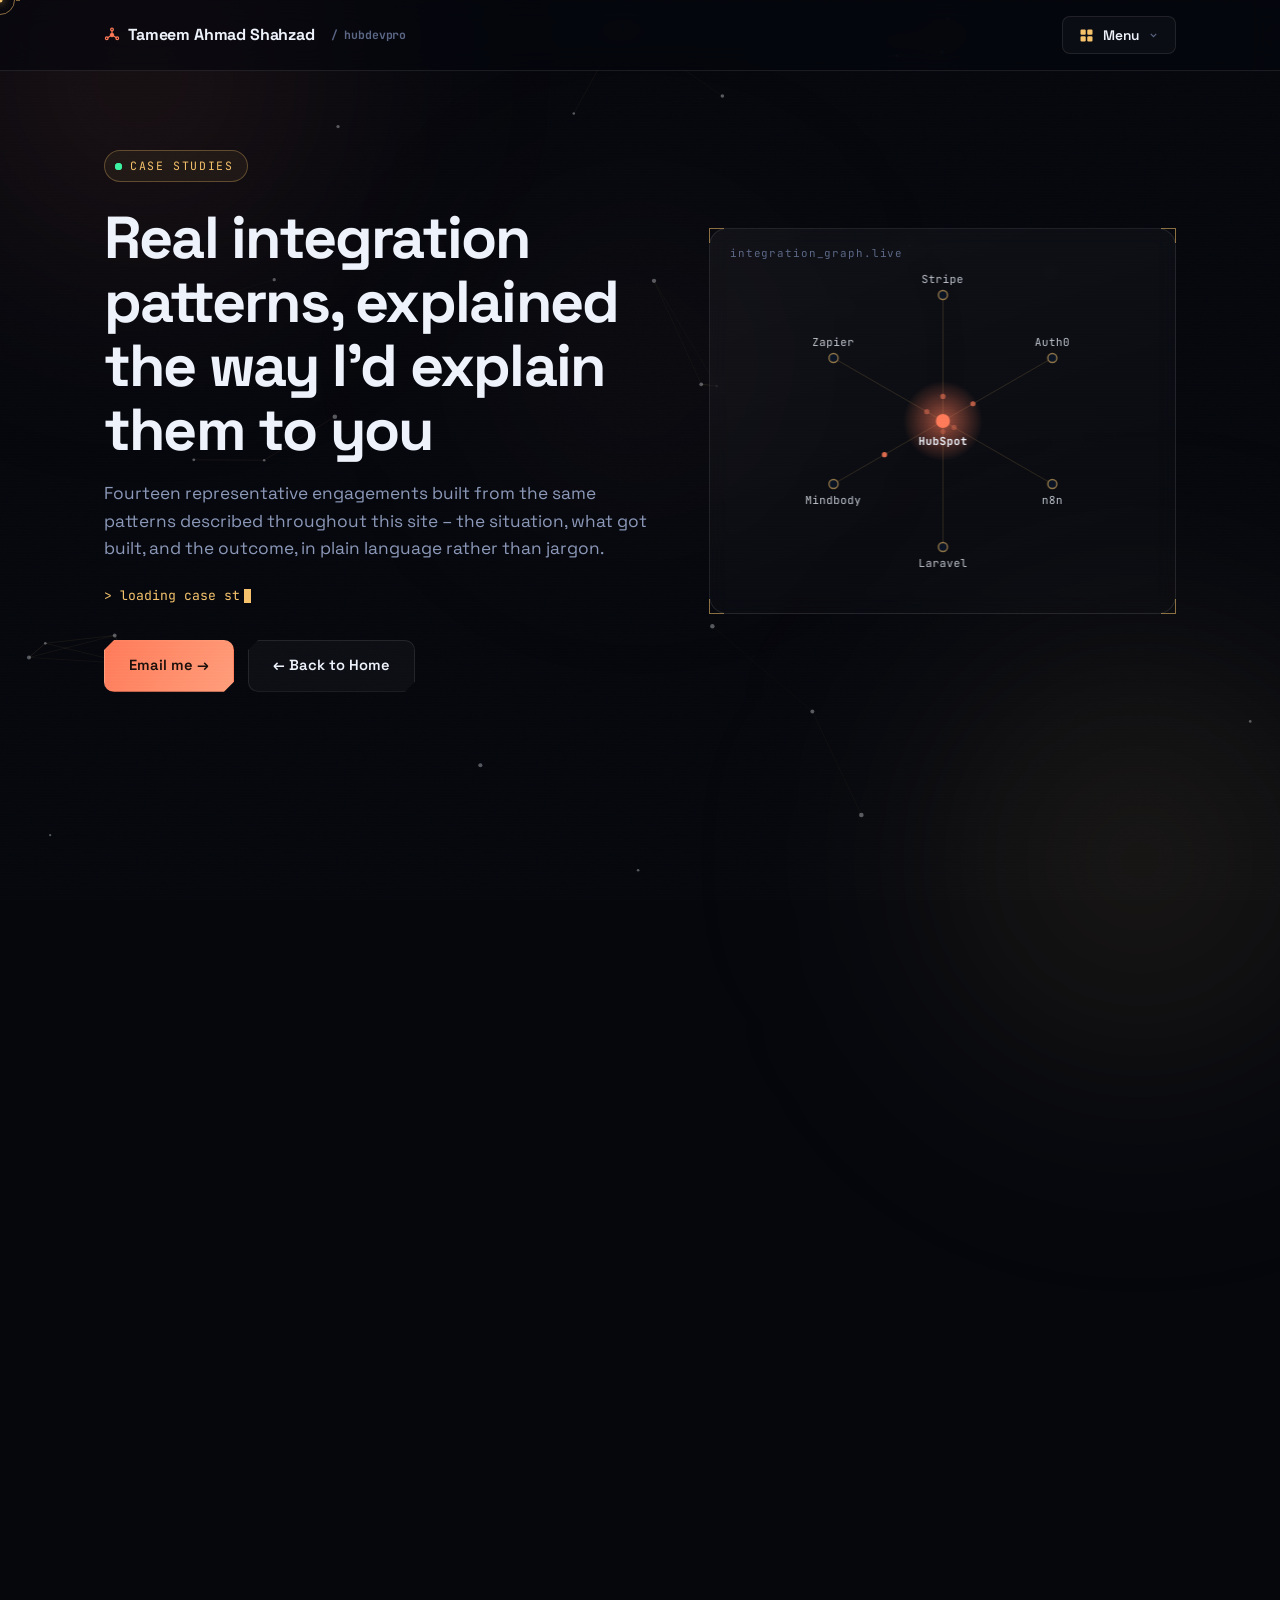
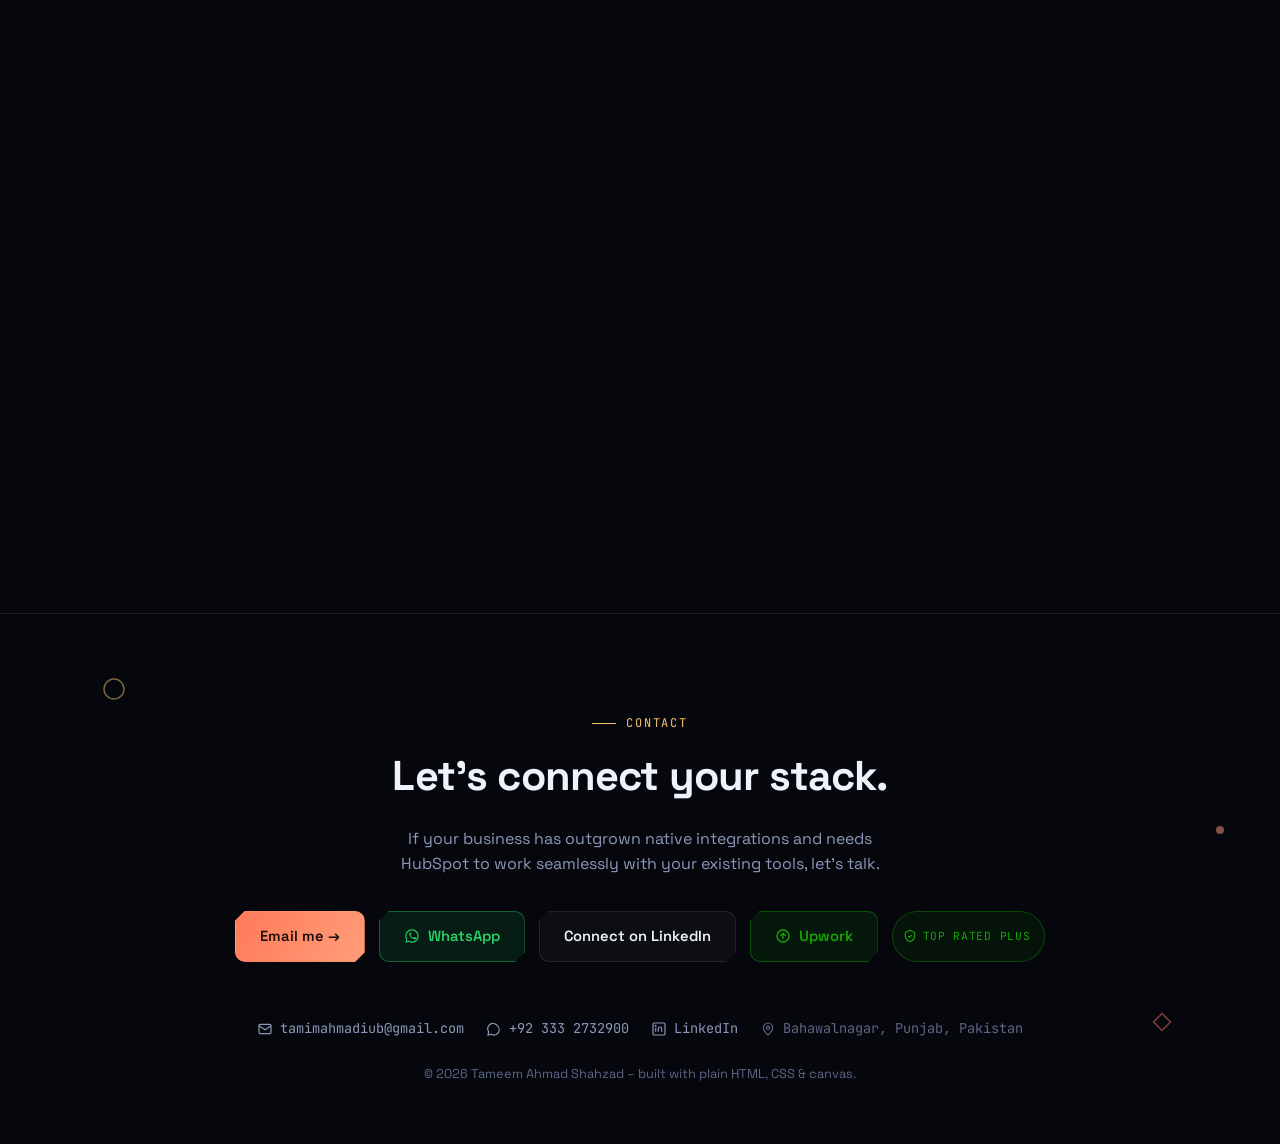
<file: case-studies.html>
<!DOCTYPE html>
<html lang="en">
<head>
<meta charset="UTF-8">
<meta name="viewport" content="width=device-width, initial-scale=1.0">
<title>HubSpot Integration Case Studies | HubDevPro</title>
<meta name="description" content="Fourteen detailed HubSpot integration case studies covering billing, identity, booking, real estate, migration, financial automation, AI lead parsing, telephony, data pipelines and legal case routing &ndash; the situation, the build, and the result.">
<meta property="og:title" content="Case Studies &ndash; HubDevPro">
<meta property="og:description" content="Fourteen detailed HubSpot integration case studies covering billing, identity, booking, real estate, migration, financial automation, AI lead parsing, telephony, data pipelines and legal case routing &ndash; the situation, the build, and the result.">
<meta property="og:image" content="https://hubdevpro.com/assets/gh-avatar.png">
<meta property="og:url" content="https://hubdevpro.com/case-studies">
<meta property="og:type" content="website">
<meta name="twitter:card" content="summary">
<meta name="twitter:title" content="Case Studies &ndash; HubDevPro">
<meta name="twitter:description" content="Fourteen detailed HubSpot integration case studies covering billing, identity, booking, real estate, migration, financial automation, AI lead parsing, telephony, data pipelines and legal case routing &ndash; the situation, the build, and the result.">
<meta name="twitter:image" content="https://hubdevpro.com/assets/gh-avatar.png">
<meta name="robots" content="index, follow">
<meta name="theme-color" content="#05070d">
<link rel="canonical" href="https://hubdevpro.com/case-studies">
<link rel="icon" type="image/png" href="assets/gh-avatar.png">
<link rel="preconnect" href="https://fonts.googleapis.com">
<link rel="preconnect" href="https://fonts.gstatic.com" crossorigin>
<link href="https://fonts.googleapis.com/css2?family=Space+Grotesk:wght@400;500;600;700&family=JetBrains+Mono:wght@400;500;600&display=swap" rel="stylesheet">
<link rel="stylesheet" href="assets/style.css">
</head>
<body>

<div id="boot">
  <div class="line" id="boot-line">INITIALIZING SYSTEM...</div>
  <div class="bar"><i id="boot-bar"></i></div>
  <div class="pct" id="boot-pct">0%</div>
</div>

<svg width="0" height="0" style="position:absolute" aria-hidden="true">
  <symbol id="hs-mark" viewBox="0 0 32 32">
    <line x1="16" y1="16" x2="16" y2="5" stroke="currentColor" stroke-width="2.2"/>
    <line x1="16" y1="16" x2="26.5" y2="22.5" stroke="currentColor" stroke-width="2.2"/>
    <line x1="16" y1="16" x2="5.5" y2="22.5" stroke="currentColor" stroke-width="2.2"/>
    <circle cx="16" cy="16" r="3.6" fill="currentColor"/>
    <circle cx="16" cy="5" r="2.8" fill="none" stroke="currentColor" stroke-width="2.2"/>
    <circle cx="26.5" cy="22.5" r="2.8" fill="none" stroke="currentColor" stroke-width="2.2"/>
    <circle cx="5.5" cy="22.5" r="2.8" fill="none" stroke="currentColor" stroke-width="2.2"/>
  </symbol>
</svg>

<canvas id="bg-canvas"></canvas>
<div class="noise"></div>
<div class="scanlines"></div>
<div class="scan-sweep"></div>
<div class="cursor-ring" id="cursor-ring"></div>
<div class="cursor-dot" id="cursor-dot"></div>
<div class="glow-orb orb-1"></div>
<div class="glow-orb orb-2"></div>
<div class="glow-orb orb-3"></div>

<nav>
  <div class="inner">
    <div class="logo"><a href="/" style="display:flex;align-items:center;gap:8px;text-decoration:none;color:inherit"><svg class="icon" style="width:20px;height:20px;color:var(--orange)"><use href="#hs-mark"/></svg>Tameem Ahmad Shahzad<span class="mono" style="color:var(--muted-dim);margin-left:8px;font-size:0.72rem">/ hubdevpro</span></a></div>
    <button class="menu-btn" id="menu-btn" aria-expanded="false" aria-controls="mega">
      <svg class="grid-ic" viewBox="0 0 20 20"><rect x="2" y="2" width="7" height="7" rx="1.5"/><rect x="11" y="2" width="7" height="7" rx="1.5"/><rect x="2" y="11" width="7" height="7" rx="1.5"/><rect x="11" y="11" width="7" height="7" rx="1.5"/></svg>
      Menu
      <svg class="chev" viewBox="0 0 20 20" fill="none" stroke="currentColor" stroke-width="2"><path d="M5 7l5 5 5-5"/></svg>
    </button>
  </div>
</nav>

<div class="mega" id="mega">
  <div class="mega-inner">
    <div>
      <div class="mega-label">Services</div>
      <a class="mega-item" href="payments">
        <span class="ic"><svg viewBox="0 0 24 24" fill="none" stroke="currentColor" stroke-width="1.8"><circle cx="12" cy="12" r="9"/><path d="M12 7v10M9 9.5h4a2 2 0 1 1 0 4H9M9 14.5h5"/></svg></span>
        <span class="txt"><b>Payments</b><span>Stripe, PayPal &amp; Chargify sync</span></span>
      </a>
      <a class="mega-item" href="ai-automation">
        <span class="ic"><svg viewBox="0 0 24 24" fill="none" stroke="currentColor" stroke-width="1.8"><path d="M12 3v3M12 18v3M4.2 4.2l2.1 2.1M17.7 17.7l2.1 2.1M3 12h3M18 12h3M4.2 19.8l2.1-2.1M17.7 6.3l2.1-2.1"/><circle cx="12" cy="12" r="4"/></svg></span>
        <span class="txt"><b>AI Automation</b><span>LLM lead parsing &amp; agents</span></span>
      </a>
      <a class="mega-item" href="zapier">
        <span class="ic"><svg viewBox="0 0 24 24" fill="none" stroke="currentColor" stroke-width="1.8"><path d="M13 2 3 14h7l-1 8 10-12h-7l1-8z"/></svg></span>
        <span class="txt"><b>Zapier</b><span>No-code automation, live in days</span></span>
      </a>
      <a class="mega-item" href="n8n">
        <span class="ic"><svg viewBox="0 0 24 24" fill="none" stroke="currentColor" stroke-width="1.8"><circle cx="6" cy="6" r="2.5"/><circle cx="18" cy="6" r="2.5"/><circle cx="12" cy="18" r="2.5"/><path d="M8 7l6 9M16 7l-6 9"/></svg></span>
        <span class="txt"><b>n8n</b><span>Self-hosted workflow automation</span></span>
      </a>
      <a class="mega-item" href="laravel">
        <span class="ic"><svg viewBox="0 0 24 24" fill="none" stroke="currentColor" stroke-width="1.8"><rect x="3" y="4" width="18" height="6" rx="1.5"/><rect x="3" y="14" width="18" height="6" rx="1.5"/></svg></span>
        <span class="txt"><b>Laravel</b><span>Custom backend for real logic</span></span>
      </a>
      <a class="mega-item" href="auth0">
        <span class="ic"><svg viewBox="0 0 24 24" fill="none" stroke="currentColor" stroke-width="1.8"><rect x="3" y="11" width="18" height="10" rx="2"/><path d="M7 11V7a5 5 0 0 1 10 0v4"/></svg></span>
        <span class="txt"><b>Auth0</b><span>Identity, login &amp; SSO</span></span>
      </a>
    </div>
    <div>
      <div class="mega-label">Explore</div>
      <div class="mega-simple">
        <a href="/">Home</a>
        <a href="/#about">About</a>
        <a href="/#portfolio">Portfolio</a>
        <a href="/#mcp-agents">AI Agents &amp; MCP</a>
        <a href="services">All Services</a>
      </div>
    </div>
    <div class="mega-cta">
      <div class="mega-label">Case Studies</div>
      <p>Fourteen real integration patterns, walked through end to end &ndash; the situation, the build, the result.</p>
      <a class="btn primary" href="case-studies">View Case Studies</a>
      <a class="btn ghost" href="/#contact">Contact Me</a>
    </div>
  </div>
</div>

<header style="min-height:auto;padding:150px 0 60px">
  <div class="wrap hero-grid">
    <div>
      <div class="kicker"><span class="ping"></span>Case Studies</div>
      <h1>Real integration patterns, explained the way I&#8217;d explain them to you</h1>
      <p class="tagline">Fourteen representative engagements built from the same patterns described throughout this site &ndash; the situation, what got built, and the outcome, in plain language rather than jargon.</p>
      <div class="term mono" id="term-text-wrap"><span id="term-text"></span><span class="cur"></span></div>
      <div class="cta">
        <a class="btn primary" href="mailto:tamimahmadiub@gmail.com">Email me &rarr;</a>
        <a class="btn ghost" href="/">&larr; Back to Home</a>
      </div>
    </div>
    <div class="diagram hud">
      <div class="c2"></div>
      <div class="tag mono">integration_graph.live</div>
      <canvas id="hero-canvas"></canvas>
    </div>
  </div>
</header>

<section id="cases">
  <div class="wrap reveal">
    <div class="eyebrow">01 &middot; Write-ups</div>
    <h2>Fourteen ways this plays out in practice</h2>
    <div class="pf-list">

    <div id="billing" class="pf hud" style="grid-template-columns:1fr;padding:0;overflow:hidden">
      <div class="c2"></div>
      <div style="padding:30px">
        <div class="banner" style="height:160px;margin-bottom:22px">
          <svg viewBox="0 0 700 160" preserveAspectRatio="xMidYMid slice"><rect width="700" height="160" fill="#0a1424"/>
<line x1="120" y1="80" x2="300" y2="80" stroke="#f5c26b" stroke-width="1.5" opacity="0.5"/>
<line x1="380" y1="80" x2="560" y2="80" stroke="#ff7a59" stroke-width="1.5" opacity="0.6"/>
<circle cx="90" cy="80" r="26" fill="#0a1424" stroke="#f5c26b" stroke-width="1.5"/>
<text x="90" y="85" text-anchor="middle" fill="#f5c26b" font-family="JetBrains Mono, monospace" font-size="11">$</text>
<circle cx="350" cy="80" r="26" fill="#0a1424" stroke="#eef2fb" stroke-width="1.5"/>
<text x="350" y="122" text-anchor="middle" fill="#8b98b8" font-family="JetBrains Mono, monospace" font-size="10">LARAVEL</text>
<circle cx="600" cy="80" r="26" fill="#0a1424" stroke="#ff7a59" stroke-width="1.5"/>
<text x="600" y="122" text-anchor="middle" fill="#8b98b8" font-family="JetBrains Mono, monospace" font-size="10">HUBSPOT</text></svg>
        </div>
        <div class="pf-num" style="font-size:1.3rem;margin-bottom:6px">CASE 01 &middot; Payments</div>
        <h3 style="font-size:1.4rem;margin-bottom:18px">Recurring billing bridge</h3>
        <div class="pf-row" style="grid-template-columns:1fr 1fr 1fr">
          <div><div class="k">The situation</div><p>A subscription business had billing state in Stripe and Chargify, and deal stage and revenue reporting in HubSpot. Sales had no live view of billing health, so renewal conversations happened blind.</p></div>
          <div><div class="k">What we built</div><p>A Laravel backend receiving Stripe and Chargify webhooks, verifying every signature, de-duplicating on event ID, and queuing updates into HubSpot deals and custom objects with automatic retries on failure.</p></div>
          <div><div class="k">The result</div><p>Sales sees live subscription status &ndash; invoices, upgrades, churn risk &ndash; directly on the HubSpot deal record, without switching tools or asking finance for a spreadsheet.</p></div>
        </div>
        <div class="tags" style="margin-top:20px"><span>Stripe</span><span>Chargify</span><span>Laravel</span><span>Webhooks</span><span>Custom Objects</span></div>
      </div>
    </div>

    <div id="identity" class="pf hud" style="grid-template-columns:1fr;padding:0;overflow:hidden">
      <div class="c2"></div>
      <div style="padding:30px">
        <div class="banner" style="height:160px;margin-bottom:22px">
          <svg viewBox="0 0 700 160" preserveAspectRatio="xMidYMid slice"><rect width="700" height="160" fill="#0a1424"/>
<polygon points="200,50 250,75 250,105 200,130 150,105 150,75" fill="none" stroke="#f5c26b" stroke-width="1.5"/>
<polygon points="500,50 550,75 550,105 500,130 450,105 450,75" fill="none" stroke="#ff7a59" stroke-width="1.5"/>
<line x1="250" y1="90" x2="450" y2="90" stroke="#eef2fb" stroke-width="1.2" opacity="0.4"/>
<text x="200" y="145" text-anchor="middle" fill="#8b98b8" font-family="JetBrains Mono, monospace" font-size="10">AUTH0</text>
<text x="500" y="145" text-anchor="middle" fill="#8b98b8" font-family="JetBrains Mono, monospace" font-size="10">HUBSPOT</text></svg>
        </div>
        <div class="pf-num" style="font-size:1.3rem;margin-bottom:6px">CASE 02 &middot; Identity</div>
        <h3 style="font-size:1.4rem;margin-bottom:18px">Identity-aware CRM</h3>
        <div class="pf-row" style="grid-template-columns:1fr 1fr 1fr">
          <div><div class="k">The situation</div><p>Auth0 handled login and roles, but HubSpot contact records had no idea who was actually signed in, what plan they were on, or what tier of support they qualified for.</p></div>
          <div><div class="k">What we built</div><p>An event-driven sync that listens for Auth0 lifecycle events (sign-up, upgrade, downgrade, cancellation) and updates HubSpot contact lifecycle stage and custom properties in real time, with signature-verified webhooks on both ends.</p></div>
          <div><div class="k">The result</div><p>Support reps see the right account context the moment a ticket comes in, and marketing can segment by actual plan and role instead of stale, manually-updated fields.</p></div>
        </div>
        <div class="tags" style="margin-top:20px"><span>Auth0</span><span>SSO</span><span>Lifecycle Stages</span><span>Webhook Security</span></div>
      </div>
    </div>

    <div id="booking" class="pf hud" style="grid-template-columns:1fr;padding:0;overflow:hidden">
      <div class="c2"></div>
      <div style="padding:30px">
        <div class="banner" style="height:160px;margin-bottom:22px">
          <svg viewBox="0 0 700 160" preserveAspectRatio="xMidYMid slice"><rect width="700" height="160" fill="#0a1424"/>
<circle cx="120" cy="80" r="5" fill="#f5c26b"/><circle cx="220" cy="50" r="5" fill="#f5c26b"/><circle cx="220" cy="110" r="5" fill="#f5c26b"/>
<circle cx="350" cy="80" r="8" fill="#ff7a59"/>
<circle cx="480" cy="50" r="5" fill="#f5c26b"/><circle cx="480" cy="110" r="5" fill="#f5c26b"/><circle cx="580" cy="80" r="5" fill="#f5c26b"/>
<line x1="120" y1="80" x2="220" y2="50" stroke="#f5c26b" stroke-width="1.2" opacity="0.5"/>
<line x1="120" y1="80" x2="220" y2="110" stroke="#f5c26b" stroke-width="1.2" opacity="0.5"/>
<line x1="220" y1="50" x2="350" y2="80" stroke="#f5c26b" stroke-width="1.2" opacity="0.5"/>
<line x1="220" y1="110" x2="350" y2="80" stroke="#f5c26b" stroke-width="1.2" opacity="0.5"/>
<line x1="350" y1="80" x2="480" y2="50" stroke="#ff7a59" stroke-width="1.2" opacity="0.6"/>
<line x1="350" y1="80" x2="480" y2="110" stroke="#ff7a59" stroke-width="1.2" opacity="0.6"/>
<line x1="480" y1="50" x2="580" y2="80" stroke="#ff7a59" stroke-width="1.2" opacity="0.6"/>
<line x1="480" y1="110" x2="580" y2="80" stroke="#ff7a59" stroke-width="1.2" opacity="0.6"/>
<text x="350" y="115" text-anchor="middle" fill="#8b98b8" font-family="JetBrains Mono, monospace" font-size="10">n8n</text></svg>
        </div>
        <div class="pf-num" style="font-size:1.3rem;margin-bottom:6px">CASE 03 &middot; Booking</div>
        <h3 style="font-size:1.4rem;margin-bottom:18px">Booking-to-revenue pipeline</h3>
        <div class="pf-row" style="grid-template-columns:1fr 1fr 1fr">
          <div><div class="k">The situation</div><p>A wellness business ran bookings through Mindbody, but that data was invisible inside HubSpot &ndash; sales and support had no visibility into who&#8217;d booked, attended, or missed a session.</p></div>
          <div><div class="k">What we built</div><p>An n8n workflow polling and receiving Mindbody events, writing bookings as HubSpot timeline events, and triggering workflows for no-shows, renewal reminders and upsell windows based on session history.</p></div>
          <div><div class="k">The result</div><p>Follow-ups happen automatically at the right moment instead of relying on someone remembering to check a separate booking system.</p></div>
        </div>
        <div class="tags" style="margin-top:20px"><span>Mindbody</span><span>n8n</span><span>Timeline Events</span><span>Automation</span></div>
      </div>
    </div>

    <div id="realestate" class="pf hud" style="grid-template-columns:1fr;padding:0;overflow:hidden">
      <div class="c2"></div>
      <div style="padding:30px">
        <div class="banner" style="height:160px;margin-bottom:22px">
          <svg viewBox="0 0 700 160" preserveAspectRatio="xMidYMid slice"><rect width="700" height="160" fill="#0a1424"/>
<path d="M250 120V70l100-50 100 50v50" fill="none" stroke="#f5c26b" stroke-width="1.6"/>
<rect x="280" y="90" width="30" height="30" fill="none" stroke="#f5c26b" stroke-width="1.2"/>
<rect x="390" y="90" width="30" height="30" fill="none" stroke="#f5c26b" stroke-width="1.2"/>
<line x1="450" y1="90" x2="560" y2="90" stroke="#ff7a59" stroke-width="1.5" opacity="0.6"/>
<circle cx="600" cy="90" r="26" fill="#0a1424" stroke="#ff7a59" stroke-width="1.5"/>
<text x="600" y="132" text-anchor="middle" fill="#8b98b8" font-family="JetBrains Mono, monospace" font-size="10">HUBSPOT</text></svg>
        </div>
        <div class="pf-num" style="font-size:1.3rem;margin-bottom:6px">CASE 04 &middot; Real Estate</div>
        <h3 style="font-size:1.4rem;margin-bottom:18px">Commercial property deal pipeline</h3>
        <div class="pf-row" style="grid-template-columns:1fr 1fr 1fr">
          <div><div class="k">The situation</div><p>A commercial real estate team needed deals to track at the building, unit and lease level &ndash; something HubSpot&#8217;s default deal object couldn&#8217;t represent on its own.</p></div>
          <div><div class="k">What we built</div><p>Custom HubSpot objects modeling properties, units and leases, linked to deals and associated with contacts, so a single deal could reflect a multi-unit negotiation accurately.</p></div>
          <div><div class="k">The result</div><p>Deal reporting finally matched how the team actually thought about their pipeline &ndash; by building and unit, not just by a flat dollar amount.</p></div>
        </div>
        <div class="tags" style="margin-top:20px"><span>Custom Objects</span><span>Real Estate</span><span>Deal Pipeline</span></div>
      </div>
    </div>

    <div id="migration" class="pf hud" style="grid-template-columns:1fr;padding:0;overflow:hidden">
      <div class="c2"></div>
      <div style="padding:30px">
        <div class="banner" style="height:160px;margin-bottom:22px">
          <svg viewBox="0 0 700 160" preserveAspectRatio="xMidYMid slice"><rect width="700" height="160" fill="#0a1424"/>
<rect x="90" y="55" width="70" height="50" rx="4" fill="none" stroke="#8b98b8" stroke-width="1.4"/>
<text x="125" y="85" text-anchor="middle" fill="#8b98b8" font-family="JetBrains Mono, monospace" font-size="9">LEGACY</text>
<path d="M180 80h340" stroke="#f5c26b" stroke-width="1.5" stroke-dasharray="6 6"/>
<polygon points="520,72 540,80 520,88" fill="#f5c26b"/>
<rect x="550" y="55" width="70" height="50" rx="4" fill="none" stroke="#ff7a59" stroke-width="1.4"/>
<text x="585" y="85" text-anchor="middle" fill="#ff7a59" font-family="JetBrains Mono, monospace" font-size="9">HUBSPOT</text></svg>
        </div>
        <div class="pf-num" style="font-size:1.3rem;margin-bottom:6px">CASE 05 &middot; Migration</div>
        <h3 style="font-size:1.4rem;margin-bottom:18px">Legacy CRM migration</h3>
        <div class="pf-row" style="grid-template-columns:1fr 1fr 1fr">
          <div><div class="k">The situation</div><p>A business needed to move years of contact and deal history off a legacy CRM and into HubSpot, without losing data integrity or breaking active workflows mid-migration.</p></div>
          <div><div class="k">What we built</div><p>A field-mapped, validated migration script that ran in batches, respected HubSpot&#8217;s rate limits, logged every record for auditability, and let the team verify a sample before committing the full run.</p></div>
          <div><div class="k">The result</div><p>A clean cutover with a full audit trail, and no history lost in the move &ndash; a common risk in CRM migrations done by hand.</p></div>
        </div>
        <div class="tags" style="margin-top:20px"><span>Migration</span><span>Data Integrity</span><span>Rate Limits</span></div>
      </div>
    </div>

    <div id="sqlsync" class="pf hud" style="grid-template-columns:1fr;padding:0;overflow:hidden">
      <div class="c2"></div>
      <div style="padding:30px">
        <div class="banner" style="height:160px;margin-bottom:22px">
          <svg viewBox="0 0 700 160" preserveAspectRatio="xMidYMid slice"><rect width="700" height="160" fill="#0a1424"/>
<line x1="150" y1="80" x2="550" y2="80" stroke="#f5c26b" stroke-width="1.5" opacity="0.5"/>
<line x1="150" y1="90" x2="550" y2="90" stroke="#ff7a59" stroke-width="1.5" opacity="0.4" stroke-dasharray="4 4"/>
<circle cx="120" cy="80" r="26" fill="#0a1424" stroke="#f5c26b" stroke-width="1.5"/>
<text x="120" y="122" text-anchor="middle" fill="#8b98b8" font-family="JetBrains Mono, monospace" font-size="10">SQL</text>
<circle cx="580" cy="80" r="26" fill="#0a1424" stroke="#ff7a59" stroke-width="1.5"/>
<text x="580" y="122" text-anchor="middle" fill="#8b98b8" font-family="JetBrains Mono, monospace" font-size="10">HUBSPOT</text></svg>
        </div>
        <div class="pf-num" style="font-size:1.3rem;margin-bottom:6px">CASE 06 &middot; Reporting</div>
        <h3 style="font-size:1.4rem;margin-bottom:18px">Bi-directional SQL sync for trustworthy reporting</h3>
        <div class="pf-row" style="grid-template-columns:1fr 1fr 1fr">
          <div><div class="k">The situation</div><p>The CRM and the backing SQL database drifted out of sync. Records updated on one side didn&#8217;t reliably reach the other, so nobody trusted reports built on HubSpot data and the team reconciled by hand every week.</p></div>
          <div><div class="k">What we built</div><p>Custom middleware syncing both directions on a time-windowed schedule, with per-field conflict rules deciding the source of truth, plus retries and logging so nothing failed silently at volume.</p></div>
          <div><div class="k">The result</div><p>Both systems stay aligned with zero dropped records, and reporting is trustworthy again &ndash; no more manual reconciliation before a board meeting.</p></div>
        </div>
        <div class="tags" style="margin-top:20px"><span>SQL</span><span>PHP/Laravel</span><span>AWS</span><span>Webhooks</span></div>
      </div>
    </div>

    <div id="exo" class="pf hud" style="grid-template-columns:1fr;padding:0;overflow:hidden">
      <div class="c2"></div>
      <div style="padding:30px">
        <div class="banner" style="height:160px;margin-bottom:22px">
          <svg viewBox="0 0 700 160" preserveAspectRatio="xMidYMid slice"><rect width="700" height="160" fill="#0a1424"/>
<rect x="90" y="55" width="70" height="50" rx="4" fill="none" stroke="#f5c26b" stroke-width="1.4"/>
<text x="125" y="85" text-anchor="middle" fill="#8b98b8" font-family="JetBrains Mono, monospace" font-size="9">EXO</text>
<path d="M180 65h340M180 95h340" stroke="#ff7a59" stroke-width="1.3" opacity="0.5"/>
<rect x="550" y="55" width="70" height="50" rx="4" fill="none" stroke="#ff7a59" stroke-width="1.4"/>
<text x="585" y="85" text-anchor="middle" fill="#8b98b8" font-family="JetBrains Mono, monospace" font-size="9">HUBSPOT</text></svg>
        </div>
        <div class="pf-num" style="font-size:1.3rem;margin-bottom:6px">CASE 07 &middot; Operations</div>
        <h3 style="font-size:1.4rem;margin-bottom:18px">EXO &amp; Ostendo to HubSpot integration</h3>
        <div class="pf-row" style="grid-template-columns:1fr 1fr 1fr">
          <div><div class="k">The situation</div><p>Operational data lived in an EXO or Ostendo ERP system, disconnected from the CRM. Sales and operations worked from two different versions of the truth, re-keying updates between them by hand.</p></div>
          <div><div class="k">What we built</div><p>A bi-directional integration mapping objects and fields cleanly between the ERP and HubSpot in both directions, handling the edge cases where the two data models didn&#8217;t line up.</p></div>
          <div><div class="k">The result</div><p>Operational and CRM data stay in step automatically, removing manual re-entry and the errors that came with it.</p></div>
        </div>
        <div class="tags" style="margin-top:20px"><span>EXO</span><span>Ostendo</span><span>Custom Middleware</span><span>Webhooks</span></div>
      </div>
    </div>

    <div id="stripe-automation" class="pf hud" style="grid-template-columns:1fr;padding:0;overflow:hidden">
      <div class="c2"></div>
      <div style="padding:30px">
        <div class="banner" style="height:160px;margin-bottom:22px">
          <svg viewBox="0 0 700 160" preserveAspectRatio="xMidYMid slice"><rect width="700" height="160" fill="#0a1424"/>
<circle cx="130" cy="80" r="26" fill="#0a1424" stroke="#f5c26b" stroke-width="1.5"/>
<text x="130" y="85" text-anchor="middle" fill="#f5c26b" font-family="JetBrains Mono, monospace" font-size="11">$</text>
<line x1="160" y1="80" x2="540" y2="80" stroke="#ff7a59" stroke-width="1.5" opacity="0.55"/>
<circle cx="570" cy="80" r="26" fill="#0a1424" stroke="#ff7a59" stroke-width="1.5"/>
<text x="130" y="122" text-anchor="middle" fill="#8b98b8" font-family="JetBrains Mono, monospace" font-size="10">STRIPE</text>
<text x="570" y="122" text-anchor="middle" fill="#8b98b8" font-family="JetBrains Mono, monospace" font-size="10">HUBSPOT</text></svg>
        </div>
        <div class="pf-num" style="font-size:1.3rem;margin-bottom:6px">CASE 08 &middot; Finance</div>
        <h3 style="font-size:1.4rem;margin-bottom:18px">Stripe to HubSpot financial automation</h3>
        <div class="pf-row" style="grid-template-columns:1fr 1fr 1fr">
          <div><div class="k">The situation</div><p>Billing lived entirely in Stripe while the revenue picture lived in HubSpot, so deal records never reflected real payment and lifecycle events. Finance and sales reconciled by hand.</p></div>
          <div><div class="k">What we built</div><p>A pipeline mapping Stripe billing and lifecycle events &ndash; new customers, successful and failed payments, subscription changes, Apple Pay transactions &ndash; straight into HubSpot deals, handling multi-tiered and international transactions and idempotent so retries never double-count.</p></div>
          <div><div class="k">The result</div><p>Deal and revenue data reflect reality without manual reconciliation between finance and sales.</p></div>
        </div>
        <div class="tags" style="margin-top:20px"><span>Stripe</span><span>Stripe Connect</span><span>Apple Pay</span><span>PHP/Laravel</span><span>AWS</span></div>
      </div>
    </div>

    <div id="ai-leads" class="pf hud" style="grid-template-columns:1fr;padding:0;overflow:hidden">
      <div class="c2"></div>
      <div style="padding:30px">
        <div class="banner" style="height:160px;margin-bottom:22px">
          <svg viewBox="0 0 700 160" preserveAspectRatio="xMidYMid slice"><rect width="700" height="160" fill="#0a1424"/>
<rect x="90" y="60" width="120" height="40" rx="4" fill="none" stroke="#8b98b8" stroke-width="1.3"/>
<text x="150" y="84" text-anchor="middle" fill="#8b98b8" font-family="JetBrains Mono, monospace" font-size="9">RAW TEXT</text>
<path d="M230 80h140" stroke="#f5c26b" stroke-width="1.5" stroke-dasharray="5 5"/>
<circle cx="400" cy="80" r="24" fill="#0a1424" stroke="#f5c26b" stroke-width="1.5"/>
<text x="400" y="84" text-anchor="middle" fill="#f5c26b" font-family="JetBrains Mono, monospace" font-size="9">AI</text>
<line x1="424" y1="80" x2="550" y2="80" stroke="#ff7a59" stroke-width="1.5" opacity="0.6"/>
<circle cx="580" cy="80" r="26" fill="#0a1424" stroke="#ff7a59" stroke-width="1.5"/>
<text x="580" y="122" text-anchor="middle" fill="#8b98b8" font-family="JetBrains Mono, monospace" font-size="10">HUBSPOT</text></svg>
        </div>
        <div class="pf-num" style="font-size:1.3rem;margin-bottom:6px">CASE 09 &middot; AI / Lead Gen</div>
        <h3 style="font-size:1.4rem;margin-bottom:18px">AI-powered lead parsing into HubSpot</h3>
        <div class="pf-row" style="grid-template-columns:1fr 1fr 1fr">
          <div><div class="k">The situation</div><p>Inbound leads arrived as unstructured text &ndash; portal emails, forwarded enquiries, messy form fills. Someone had to read each one and hand-key the details into the CRM.</p></div>
          <div><div class="k">What we built</div><p>An LLM-powered pipeline on the Claude API that reads unstructured lead content, extracts the fields that matter, and pushes clean records into HubSpot to advance the deal automatically, flagging low-confidence extractions rather than trusting them blindly.</p></div>
          <div><div class="k">The result</div><p>Leads go from raw text to structured, actionable CRM records with no manual data entry.</p></div>
        </div>
        <div class="tags" style="margin-top:20px"><span>Claude API</span><span>Python</span><span>Webhooks</span></div>
      </div>
    </div>

    <div id="telephony" class="pf hud" style="grid-template-columns:1fr;padding:0;overflow:hidden">
      <div class="c2"></div>
      <div style="padding:30px">
        <div class="banner" style="height:160px;margin-bottom:22px">
          <svg viewBox="0 0 700 160" preserveAspectRatio="xMidYMid slice"><rect width="700" height="160" fill="#0a1424"/>
<circle cx="130" cy="80" r="26" fill="#0a1424" stroke="#f5c26b" stroke-width="1.5"/>
<path d="M120 72c4-4 12-4 16 0M118 80c7-7 17-7 24 0M116 88c9-9 22-9 31 0" stroke="#f5c26b" stroke-width="1.2" fill="none" opacity="0.7"/>
<line x1="160" y1="80" x2="540" y2="80" stroke="#ff7a59" stroke-width="1.5" opacity="0.55"/>
<circle cx="570" cy="80" r="26" fill="#0a1424" stroke="#ff7a59" stroke-width="1.5"/>
<text x="130" y="122" text-anchor="middle" fill="#8b98b8" font-family="JetBrains Mono, monospace" font-size="10">PHONE</text>
<text x="570" y="122" text-anchor="middle" fill="#8b98b8" font-family="JetBrains Mono, monospace" font-size="10">HUBSPOT</text></svg>
        </div>
        <div class="pf-num" style="font-size:1.3rem;margin-bottom:6px">CASE 10 &middot; Contact Center</div>
        <h3 style="font-size:1.4rem;margin-bottom:18px">Telephony integration with HubSpot</h3>
        <div class="pf-row" style="grid-template-columns:1fr 1fr 1fr">
          <div><div class="k">The situation</div><p>The phone system and the CRM were separate worlds. No click-to-call, unreliable call logging, no screen pops &ndash; context got lost on every conversation.</p></div>
          <div><div class="k">What we built</div><p>An end-to-end integration: click-to-call, automatic call logging, screen pops driven by CRM data, call routing, and call-outcome syncing, with dashboards on top so managers see activity and results in one place.</p></div>
          <div><div class="k">The result</div><p>The phone system and CRM behave as one clean system, with full call visibility and reporting.</p></div>
        </div>
        <div class="tags" style="margin-top:20px"><span>Telephony/VoIP</span><span>Aircall</span><span>Custom Middleware</span></div>
      </div>
    </div>

    <div id="snowflake" class="pf hud" style="grid-template-columns:1fr;padding:0;overflow:hidden">
      <div class="c2"></div>
      <div style="padding:30px">
        <div class="banner" style="height:160px;margin-bottom:22px">
          <svg viewBox="0 0 700 160" preserveAspectRatio="xMidYMid slice"><rect width="700" height="160" fill="#0a1424"/>
<circle cx="130" cy="80" r="26" fill="#0a1424" stroke="#f5c26b" stroke-width="1.5"/>
<text x="130" y="122" text-anchor="middle" fill="#8b98b8" font-family="JetBrains Mono, monospace" font-size="10">HUBSPOT</text>
<line x1="160" y1="80" x2="540" y2="80" stroke="#f5c26b" stroke-width="1.5" opacity="0.5"/>
<polygon points="570,58 590,68 590,92 570,102 550,92 550,68" fill="none" stroke="#ff7a59" stroke-width="1.5"/>
<text x="570" y="122" text-anchor="middle" fill="#8b98b8" font-family="JetBrains Mono, monospace" font-size="9">SNOWFLAKE</text></svg>
        </div>
        <div class="pf-num" style="font-size:1.3rem;margin-bottom:6px">CASE 11 &middot; Analytics / BI</div>
        <h3 style="font-size:1.4rem;margin-bottom:18px">HubSpot to Snowflake data pipeline</h3>
        <div class="pf-row" style="grid-template-columns:1fr 1fr 1fr">
          <div><div class="k">The situation</div><p>The analytics team needed HubSpot data in their Snowflake warehouse for reporting, but exports were manual, stale, and insecure.</p></div>
          <div><div class="k">What we built</div><p>A secure, automated sync between HubSpot and Snowflake using keypair authentication and time-windowed synchronization, keeping the warehouse continuously aligned with the CRM.</p></div>
          <div><div class="k">The result</div><p>Analysts get current HubSpot data in Snowflake with no manual exports, and the pipeline holds up as data volume grows.</p></div>
        </div>
        <div class="tags" style="margin-top:20px"><span>Snowflake</span><span>Python</span><span>Keypair Auth</span><span>AWS</span></div>
      </div>
    </div>

    <div id="middleware" class="pf hud" style="grid-template-columns:1fr;padding:0;overflow:hidden">
      <div class="c2"></div>
      <div style="padding:30px">
        <div class="banner" style="height:160px;margin-bottom:22px">
          <svg viewBox="0 0 700 160" preserveAspectRatio="xMidYMid slice"><rect width="700" height="160" fill="#0a1424"/>
<circle cx="110" cy="55" r="5" fill="#f5c26b"/><circle cx="110" cy="105" r="5" fill="#f5c26b"/><circle cx="110" cy="80" r="5" fill="#f5c26b"/>
<rect x="290" y="55" width="120" height="50" rx="6" fill="none" stroke="#eef2fb" stroke-width="1.4"/>
<text x="350" y="84" text-anchor="middle" fill="#eef2fb" font-family="JetBrains Mono, monospace" font-size="9">MIDDLEWARE</text>
<line x1="130" y1="55" x2="290" y2="65" stroke="#f5c26b" stroke-width="1.2" opacity="0.5"/>
<line x1="130" y1="80" x2="290" y2="80" stroke="#f5c26b" stroke-width="1.2" opacity="0.5"/>
<line x1="130" y1="105" x2="290" y2="95" stroke="#f5c26b" stroke-width="1.2" opacity="0.5"/>
<line x1="410" y1="80" x2="560" y2="80" stroke="#ff7a59" stroke-width="1.5" opacity="0.6"/>
<circle cx="590" cy="80" r="26" fill="#0a1424" stroke="#ff7a59" stroke-width="1.5"/>
<text x="590" y="122" text-anchor="middle" fill="#8b98b8" font-family="JetBrains Mono, monospace" font-size="10">HUBSPOT</text></svg>
        </div>
        <div class="pf-num" style="font-size:1.3rem;margin-bottom:6px">CASE 12 &middot; Platform</div>
        <h3 style="font-size:1.4rem;margin-bottom:18px">Custom middleware for high-volume syncs</h3>
        <div class="pf-row" style="grid-template-columns:1fr 1fr 1fr">
          <div><div class="k">The situation</div><p>Native connectors couldn&#8217;t handle the volume or logic needed. Syncs hit HubSpot API rate limits and dropped data during spikes, and the required business logic wasn&#8217;t available out of the box.</p></div>
          <div><div class="k">What we built</div><p>Resilient middleware that respects HubSpot rate limits with proper queuing and backoff, guarantees delivery with retries and idempotency, and encodes the custom business rules native tools couldn&#8217;t &ndash; fully logged and monitored so failures surface instead of hiding.</p></div>
          <div><div class="k">The result</div><p>High-volume syncs run reliably with no dropped data, even during traffic spikes.</p></div>
        </div>
        <div class="tags" style="margin-top:20px"><span>HubSpot API</span><span>Queues</span><span>Webhooks</span><span>AWS</span></div>
      </div>
    </div>

    <div id="lawfirm" class="pf hud" style="grid-template-columns:1fr;padding:0;overflow:hidden">
      <div class="c2"></div>
      <div style="padding:30px">
        <div class="banner" style="height:210px;margin-bottom:22px">
          <svg viewBox="0 0 760 200" preserveAspectRatio="xMidYMid slice"><rect width="760" height="200" fill="#0a1424"/>
<line x1="55" y1="40" x2="190" y2="90" stroke="#f5c26b" stroke-width="1.3" opacity="0.5"/>
<line x1="55" y1="90" x2="190" y2="90" stroke="#f5c26b" stroke-width="1.3" opacity="0.5"/>
<line x1="55" y1="140" x2="190" y2="90" stroke="#f5c26b" stroke-width="1.3" opacity="0.5"/>
<line x1="190" y1="90" x2="360" y2="90" stroke="#f5c26b" stroke-width="1.6" opacity="0.7"/>
<line x1="360" y1="90" x2="530" y2="55" stroke="#ff7a59" stroke-width="1.6" opacity="0.7"/>
<line x1="530" y1="55" x2="690" y2="55" stroke="#ff7a59" stroke-width="1.6" opacity="0.7"/>
<path d="M528 66 C 468 132, 418 132, 366 100" fill="none" stroke="#ff9d7a" stroke-width="1.3" stroke-dasharray="4 4" opacity="0.65"/>
<path d="M366 100 l-7 -3 l2 8z" fill="#ff9d7a" opacity="0.65"/>
<circle cx="55" cy="40" r="13" fill="#0a1424" stroke="#f5c26b" stroke-width="1.3"/>
<circle cx="55" cy="90" r="13" fill="#0a1424" stroke="#f5c26b" stroke-width="1.3"/>
<circle cx="55" cy="140" r="13" fill="#0a1424" stroke="#f5c26b" stroke-width="1.3"/>
<text x="55" y="19" text-anchor="middle" fill="#8b98b8" font-family="JetBrains Mono, monospace" font-size="9">ZILLOW</text>
<text x="55" y="112" text-anchor="middle" fill="#8b98b8" font-family="JetBrains Mono, monospace" font-size="9">CREXI</text>
<text x="55" y="162" text-anchor="middle" fill="#8b98b8" font-family="JetBrains Mono, monospace" font-size="9">LOOPNET</text>
<circle cx="190" cy="90" r="21" fill="#0a1424" stroke="#f5c26b" stroke-width="1.5"/>
<g transform="translate(183,83) scale(0.6)"><path d="M13 2 3 14h7l-1 8 10-12h-7l1-8z" fill="#f5c26b"/></g>
<text x="190" y="122" text-anchor="middle" fill="#8b98b8" font-family="JetBrains Mono, monospace" font-size="9">ZAPIER</text>
<circle cx="360" cy="90" r="27" fill="#0a1424" stroke="#ff7a59" stroke-width="1.6"/>
<circle cx="360" cy="90" r="9" fill="none" stroke="#ff7a59" stroke-width="1.3"/>
<line x1="360" y1="90" x2="360" y2="84" stroke="#ff7a59" stroke-width="1.3"/>
<line x1="360" y1="90" x2="365" y2="92" stroke="#ff7a59" stroke-width="1.3"/>
<text x="360" y="134" text-anchor="middle" fill="#eef2fb" font-family="JetBrains Mono, monospace" font-size="9">HUBSPOT WORKFLOW</text>
<circle cx="530" cy="55" r="19" fill="#0a1424" stroke="#ff7a59" stroke-width="1.5"/>
<circle cx="530" cy="49" r="5" fill="none" stroke="#ff7a59" stroke-width="1.3"/>
<path d="M521 63c2-5 6-7 9-7s7 2 9 7" fill="none" stroke="#ff7a59" stroke-width="1.3"/>
<text x="530" y="92" text-anchor="middle" fill="#8b98b8" font-family="JetBrains Mono, monospace" font-size="9">LAWYER</text>
<circle cx="690" cy="55" r="21" fill="#0a1424" stroke="#ff9d7a" stroke-width="1.5"/>
<rect x="681" y="45" width="18" height="22" rx="1.5" fill="none" stroke="#ff9d7a" stroke-width="1.2"/>
<line x1="684" y1="51" x2="696" y2="51" stroke="#ff9d7a" stroke-width="1"/>
<line x1="684" y1="56" x2="696" y2="56" stroke="#ff9d7a" stroke-width="1"/>
<line x1="684" y1="61" x2="691" y2="61" stroke="#ff9d7a" stroke-width="1"/>
<text x="690" y="92" text-anchor="middle" fill="#8b98b8" font-family="JetBrains Mono, monospace" font-size="9">PANDADOC</text>
<text x="445" y="65" text-anchor="middle" fill="#ff9d7a" font-family="JetBrains Mono, monospace" font-size="8">ASSIGN + TIMER</text>
<text x="610" y="45" text-anchor="middle" fill="#ff9d7a" font-family="JetBrains Mono, monospace" font-size="8">ACCEPT</text>
<text x="447" y="148" text-anchor="middle" fill="#8b98b8" font-family="JetBrains Mono, monospace" font-size="8">DECLINE / TIMEOUT &#8594; REASSIGN</text></svg>
        </div>
        <div class="pf-num" style="font-size:1.3rem;margin-bottom:6px">CASE 13 &middot; Legal / Real Estate</div>
        <h3 style="font-size:1.4rem;margin-bottom:18px">Time-boxed case assignment for a law firm</h3>
        <div class="pf-row" style="grid-template-columns:1fr 1fr 1fr">
          <div><div class="k">The situation</div><p>A real estate law firm sourced leads from Zillow, CREXi and LoopNet, but had no fast way to get each case in front of an available lawyer. Leads sat in a shared inbox, assignment was manual, and time-sensitive cases were lost to slow response.</p></div>
          <div><div class="k">What we built</div><p>Zapier captures and parses incoming leads from Zillow, CREXi and LoopNet straight into HubSpot. A custom-coded HubSpot workflow assigns each case to a lawyer and opens a fixed acceptance window &ndash; the lawyer can accept or decline directly; if nobody responds in time, the workflow automatically reassigns the case to the next lawyer in rotation. On acceptance, PandaDoc fires automatically to send the engagement agreement for signature.</p></div>
          <div><div class="k">The result</div><p>Cases move from lead to an engaged lawyer in minutes instead of sitting in an inbox, nothing is lost to an unresponsive assignee, and clients get their engagement paperwork the moment a lawyer accepts.</p></div>
        </div>
        <div class="tags" style="margin-top:20px"><span>Zapier</span><span>HubSpot Custom Workflows</span><span>PandaDoc</span><span>Zillow</span><span>CREXi</span><span>LoopNet</span></div>
      </div>
    </div>

    <div id="erp" class="pf hud" style="grid-template-columns:1fr;padding:0;overflow:hidden">
      <div class="c2"></div>
      <div style="padding:30px">
        <div class="banner" style="height:170px;margin-bottom:22px">
          <svg viewBox="0 0 700 170" preserveAspectRatio="xMidYMid slice"><rect width="700" height="170" fill="#0a1424"/>
<rect x="30" y="20" width="110" height="30" rx="4" fill="none" stroke="#f5c26b" stroke-width="1.3" opacity="0.85"/>
<text x="85" y="40" text-anchor="middle" fill="#8b98b8" font-family="JetBrains Mono, monospace" font-size="9">SALESFORCE</text>
<rect x="30" y="60" width="110" height="30" rx="4" fill="none" stroke="#f5c26b" stroke-width="1.3" opacity="0.85"/>
<text x="85" y="80" text-anchor="middle" fill="#8b98b8" font-family="JetBrains Mono, monospace" font-size="8">DYNAMICS 365</text>
<rect x="30" y="100" width="110" height="30" rx="4" fill="none" stroke="#f5c26b" stroke-width="1.3" opacity="0.85"/>
<text x="85" y="119" text-anchor="middle" fill="#8b98b8" font-family="JetBrains Mono, monospace" font-size="7">BUSINESS CENTRAL</text>
<rect x="30" y="140" width="110" height="26" rx="4" fill="none" stroke="#f5c26b" stroke-width="1.3" opacity="0.85"/>
<text x="85" y="157" text-anchor="middle" fill="#8b98b8" font-family="JetBrains Mono, monospace" font-size="8">NETSUITE</text>
<line x1="140" y1="35" x2="290" y2="85" stroke="#f5c26b" stroke-width="1.2" opacity="0.45"/>
<line x1="140" y1="75" x2="290" y2="85" stroke="#f5c26b" stroke-width="1.2" opacity="0.45"/>
<line x1="140" y1="115" x2="290" y2="85" stroke="#f5c26b" stroke-width="1.2" opacity="0.45"/>
<line x1="140" y1="153" x2="290" y2="85" stroke="#f5c26b" stroke-width="1.2" opacity="0.45"/>
<rect x="290" y="55" width="120" height="60" rx="6" fill="none" stroke="#eef2fb" stroke-width="1.4"/>
<text x="350" y="82" text-anchor="middle" fill="#eef2fb" font-family="JetBrains Mono, monospace" font-size="9">SYNC LAYER</text>
<text x="350" y="96" text-anchor="middle" fill="#6b7690" font-family="JetBrains Mono, monospace" font-size="7">field-mapped, audited</text>
<line x1="410" y1="85" x2="560" y2="85" stroke="#ff7a59" stroke-width="1.6" opacity="0.7"/>
<circle cx="590" cy="85" r="28" fill="#0a1424" stroke="#ff7a59" stroke-width="1.6"/>
<use href="#hs-mark" x="576" y="71" width="28" height="28" color="#ff7a59"/>
<text x="590" y="132" text-anchor="middle" fill="#8b98b8" font-family="JetBrains Mono, monospace" font-size="9">HUBSPOT</text></svg>
        </div>
        <div class="pf-num" style="font-size:1.3rem;margin-bottom:6px">CASE 14 &middot; Enterprise</div>
        <h3 style="font-size:1.4rem;margin-bottom:18px">Enterprise CRM &amp; ERP sync</h3>
        <div class="pf-row" style="grid-template-columns:1fr 1fr 1fr">
          <div><div class="k">The situation</div><p>Businesses already running Salesforce, Dynamics 365, Business Central or NetSuite needed HubSpot in the mix &ndash; for marketing, for a lighter-weight sales motion, or during a phased move off the legacy system &ndash; without losing what already worked in the system of record.</p></div>
          <div><div class="k">What we built</div><p>Field-mapped sync layers between each ERP/CRM and HubSpot, respecting the source system&#8217;s object model instead of forcing a generic mapping, with full audit logging so finance and ops could trust every record that crossed over.</p></div>
          <div><div class="k">The result</div><p>HubSpot became a real front end on top of the enterprise system of record, not a disconnected second copy of the data everyone had to remember to update.</p></div>
        </div>
        <div class="tags" style="margin-top:20px"><span>Salesforce</span><span>Dynamics 365</span><span>Business Central</span><span>NetSuite</span><span>Field Mapping</span></div>
      </div>
    </div>

    </div>
  </div>
</section>

<footer id="contact">
  <div class="floaters">
    <span class="fl a" style="top:12%;left:8%;animation-duration:9s"><svg width="24" height="24" viewBox="0 0 24 24"><circle cx="12" cy="12" r="10" fill="none" stroke="#f5c26b" stroke-width="1.5"/></svg></span>
    <span class="fl b" style="top:75%;left:90%;animation-duration:8s;animation-delay:.5s"><svg width="20" height="20" viewBox="0 0 20 20"><rect x="4" y="4" width="12" height="12" fill="none" stroke="#ff7a59" stroke-width="1.5" transform="rotate(45 10 10)"/></svg></span>
    <span class="fl c" style="top:40%;left:95%;animation-duration:6.5s"><svg width="8" height="8" viewBox="0 0 8 8"><circle cx="4" cy="4" r="4" fill="#ff9d7a"/></svg></span>
  </div>
  <div class="wrap reveal">
    <div class="eyebrow" style="justify-content:center">Contact</div>
    <h2>Let&#8217;s connect your stack.</h2>
    <p class="lead">If your business has outgrown native integrations and needs HubSpot to work seamlessly with your existing tools, let&#8217;s talk.</p>
    <div class="cta">
      <a class="btn primary" href="mailto:tamimahmadiub@gmail.com">Email me &rarr;</a>
      <a class="btn whatsapp" href="https://wa.me/923332732900" target="_blank" rel="noopener">
        <svg width="16" height="16" viewBox="0 0 24 24" fill="currentColor" aria-hidden="true"><path d="M17.5 14.4c-.3-.1-1.6-.8-1.9-.9-.2-.1-.4-.1-.6.1-.2.3-.7.9-.8 1-.2.2-.3.2-.5.1-.3-.1-1.2-.4-2.3-1.4-.9-.8-1.4-1.7-1.6-2-.2-.3 0-.5.1-.6.1-.1.3-.3.4-.5.1-.1.2-.3.3-.4.1-.2 0-.4 0-.5C11.1 9.2 10.7 8 10.5 7.5c-.2-.4-.3-.4-.5-.4h-.5c-.2 0-.5.1-.7.3-.2.3-.9.9-.9 2.1s.9 2.5 1.1 2.7c.1.2 1.9 2.9 4.6 4 .6.3 1.1.4 1.5.6.6.2 1.2.2 1.6.1.5-.1 1.6-.6 1.8-1.3.2-.6.2-1.1.2-1.2-.1-.1-.2-.2-.5-.3zM12 2C6.5 2 2 6.5 2 12c0 1.8.5 3.6 1.4 5.1L2 22l5.1-1.3C8.5 21.5 10.2 22 12 22c5.5 0 10-4.5 10-10S17.5 2 12 2zm0 18.2c-1.6 0-3.2-.4-4.5-1.2l-.3-.2-3 .8.8-3-.2-.3C4 14.9 3.6 13.5 3.6 12 3.6 7.4 7.4 3.6 12 3.6S20.4 7.4 20.4 12 16.6 20.2 12 20.2z"/></svg>
        WhatsApp
      </a>
      <a class="btn ghost" href="https://www.linkedin.com/in/tameemahmad-shahzad-2022a8174" target="_blank" rel="noopener">Connect on LinkedIn</a>
      <a class="btn upwork" href="https://www.upwork.com/freelancers/~011467e34f815ba25b" target="_blank" rel="noopener"><svg width="16" height="16" viewBox="0 0 24 24" fill="none" stroke="currentColor" stroke-width="2" aria-hidden="true"><circle cx="12" cy="12" r="9"/><path d="M12 16V8M8 12l4-4 4 4"/></svg>Upwork</a>
      <a class="trp-badge" href="https://www.upwork.com/freelancers/~011467e34f815ba25b" target="_blank" rel="noopener"><svg viewBox="0 0 24 24" fill="none" stroke="currentColor" stroke-width="2"><path d="M12 2l8 4v6c0 5-3.5 8-8 10-4.5-2-8-5-8-10V6z"/><path d="M9 12l2 2 4-4"/></svg>TOP RATED PLUS</a>
    </div>
    <div class="contact-links">
      <a href="mailto:tamimahmadiub@gmail.com"><svg class="icon" viewBox="0 0 24 24"><rect x="3" y="5" width="18" height="14" rx="2"/><path d="M3 7l9 6 9-6"/></svg>tamimahmadiub@gmail.com</a>
      <a href="https://wa.me/923332732900" target="_blank" rel="noopener"><svg class="icon" viewBox="0 0 24 24"><path d="M17 7a8 8 0 1 0-13 9.4L3 21l4.8-1a8 8 0 0 0 9.2-13z"/></svg>+92 333 2732900</a>
      <a href="https://www.linkedin.com/in/tameemahmad-shahzad-2022a8174" target="_blank" rel="noopener"><svg class="icon" viewBox="0 0 24 24"><rect x="3" y="3" width="18" height="18" rx="2"/><line x1="7" y1="10" x2="7" y2="16"/><circle cx="7" cy="7" r="0.6" fill="currentColor"/><path d="M11 16v-6"/><path d="M11 11c0-1.5 1-2 2.2-2 1.6 0 2.8 1 2.8 3v4"/></svg>LinkedIn</a>
      <span><svg class="icon" viewBox="0 0 24 24"><path d="M12 21s-7-6.5-7-11a7 7 0 0 1 14 0c0 4.5-7 11-7 11z"/><circle cx="12" cy="10" r="2.4"/></svg>Bahawalnagar, Punjab, Pakistan</span>
    </div>
    <small>&copy; <span id="year"></span> Tameem Ahmad Shahzad &ndash; built with plain HTML, CSS &amp; canvas.</small>
  </div>
</footer>

<script src="assets/site.js"></script>
<script>
HDP.termType('term-text', ['> loading case studies ... OK']);
HDP.heroDiagram('hero-canvas', 'HubSpot', ['Stripe','Auth0','n8n','Laravel','Mindbody','Zapier']);
</script>
</body>
</html>
</file>
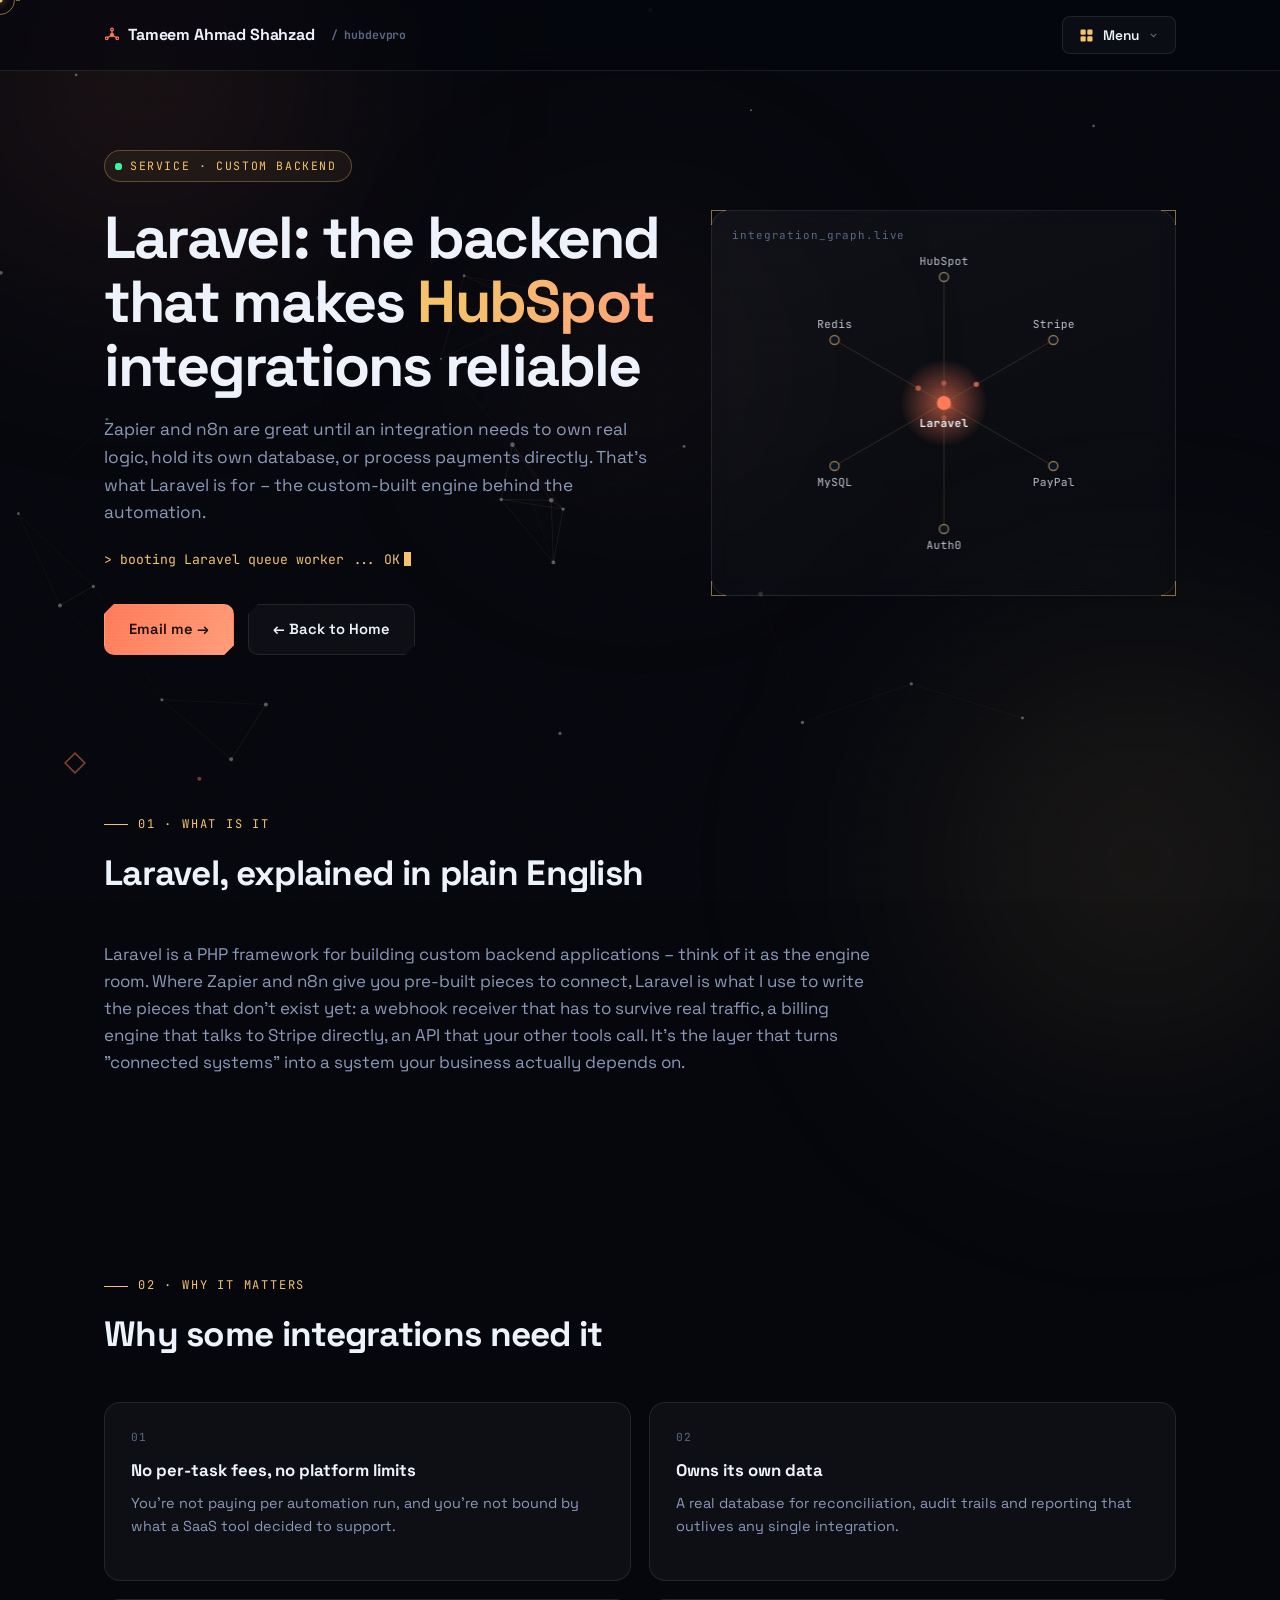
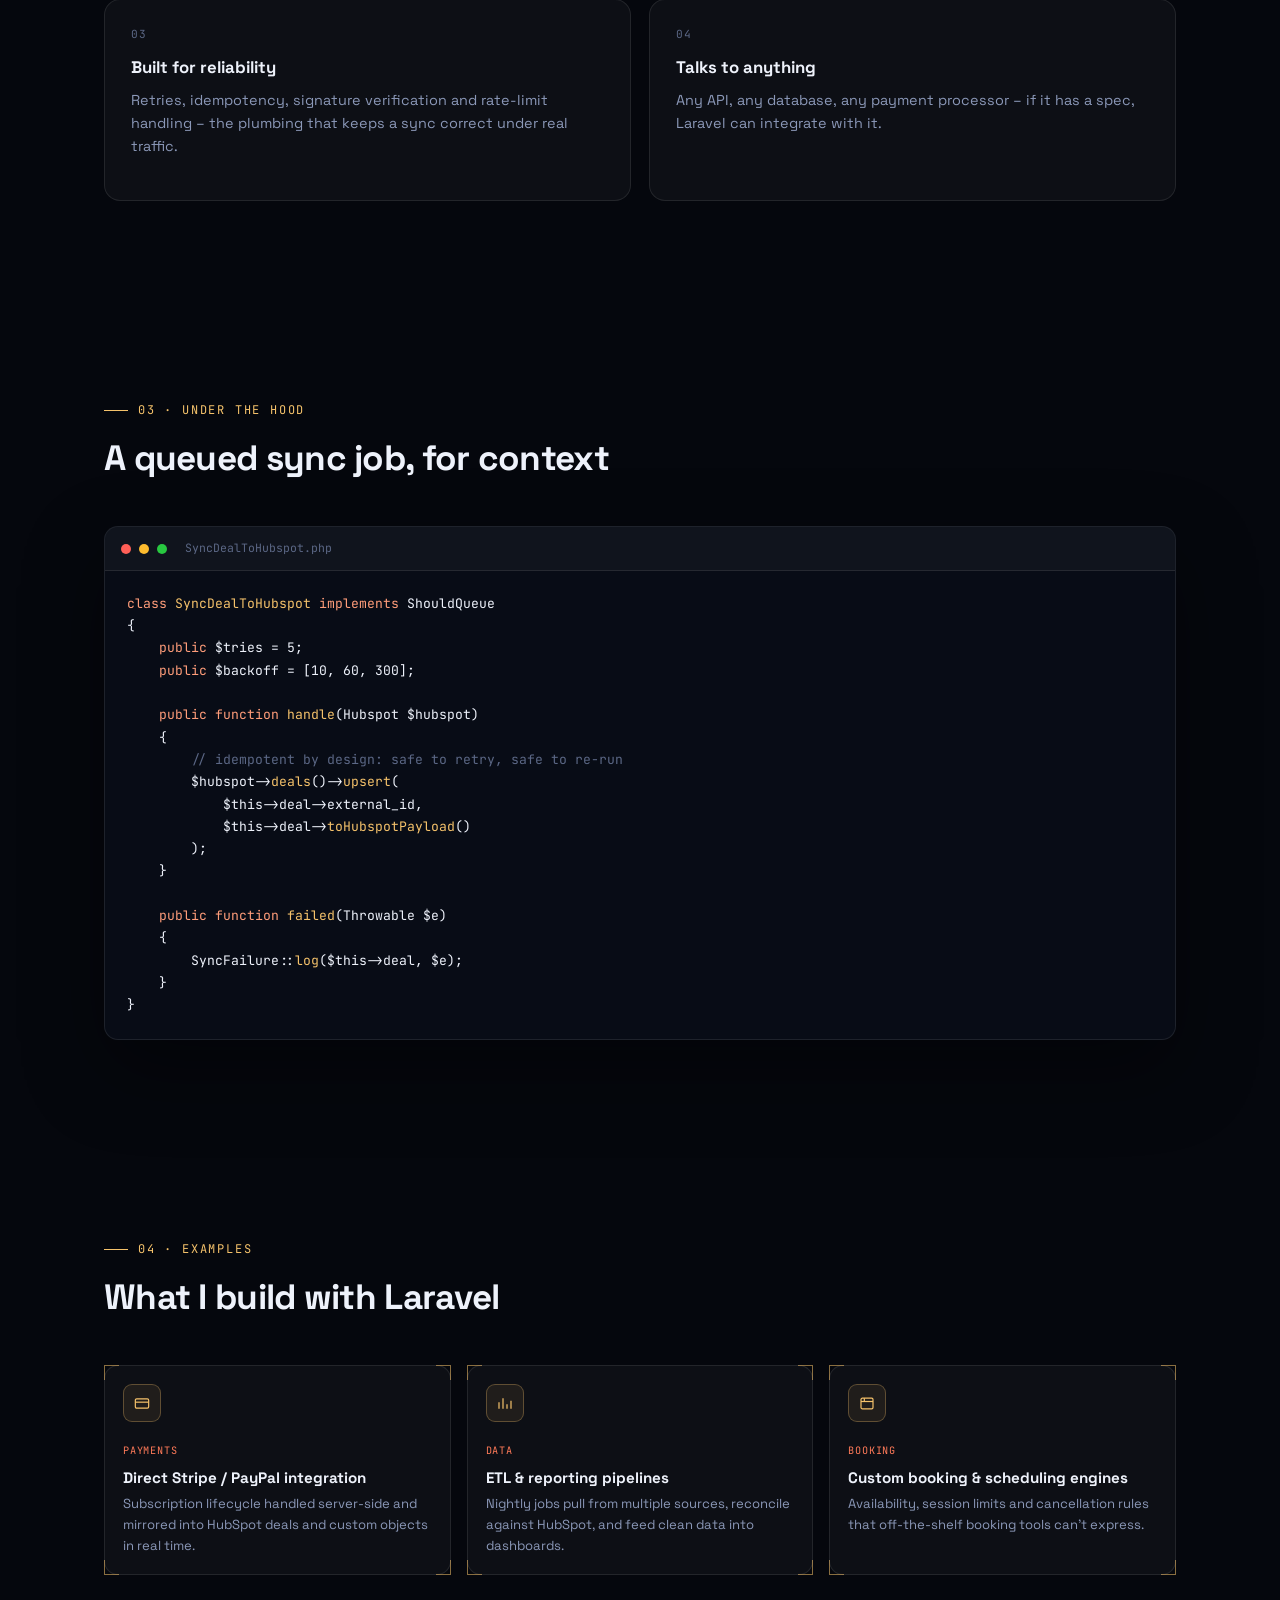
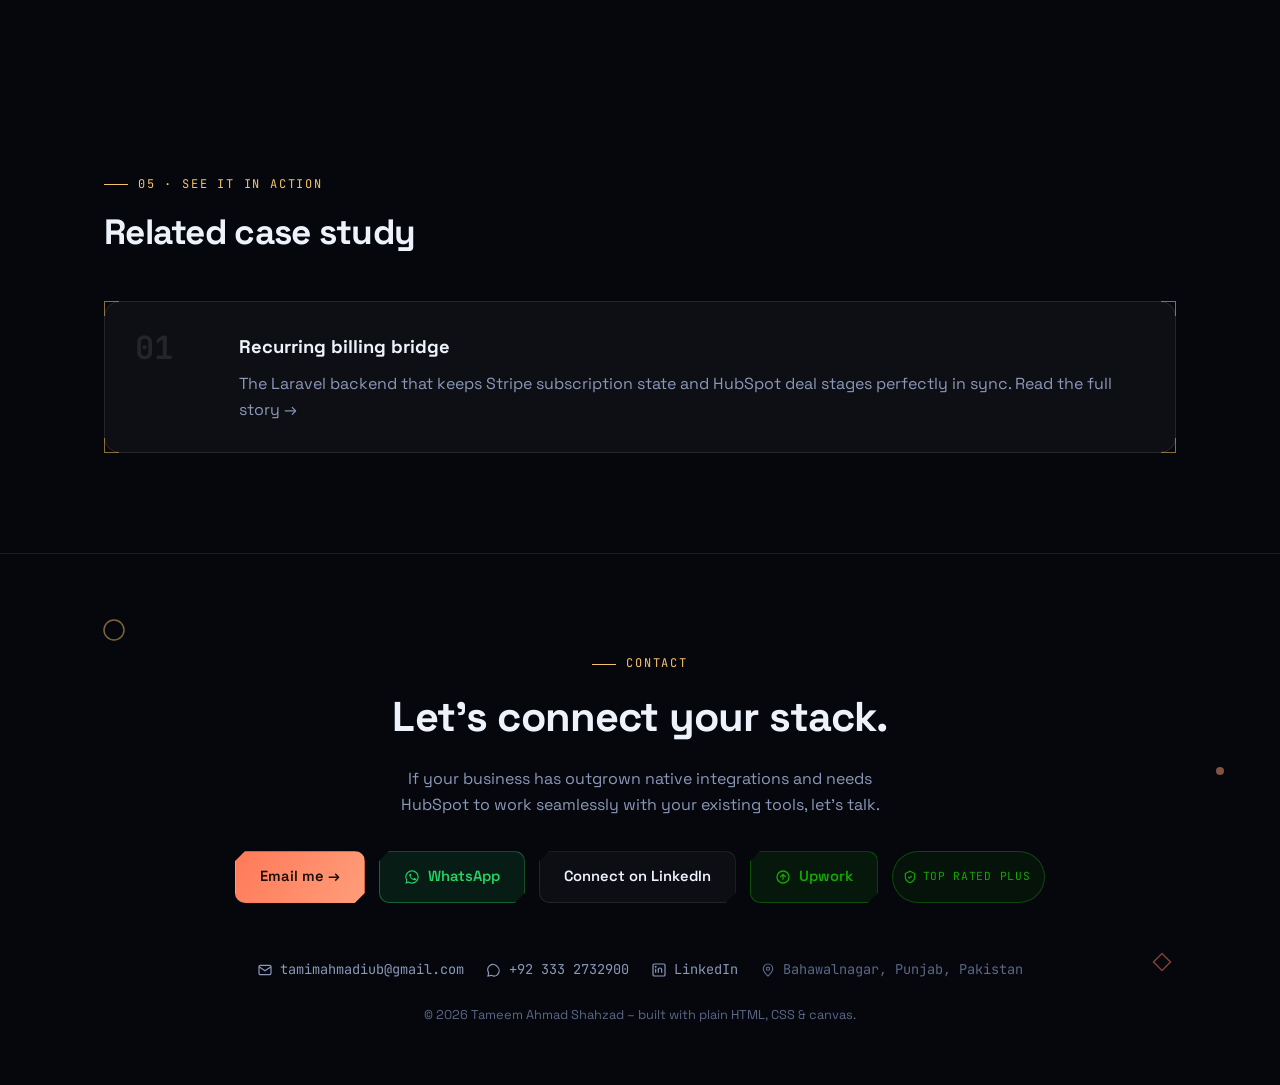
<file: laravel.html>
<!DOCTYPE html>
<html lang="en">
<head>
<meta charset="UTF-8">
<meta name="viewport" content="width=device-width, initial-scale=1.0">
<title>Laravel Backends for HubSpot Integrations, Explained | HubDevPro</title>
<meta name="description" content="What Laravel is, why some HubSpot integrations need a custom backend instead of no-code tools, and what I build with it.">
<meta property="og:title" content="Laravel + HubSpot &ndash; HubDevPro">
<meta property="og:description" content="What Laravel is, why some HubSpot integrations need a custom backend instead of no-code tools, and what I build with it.">
<meta property="og:image" content="https://hubdevpro.com/assets/gh-avatar.png">
<meta property="og:url" content="https://hubdevpro.com/laravel">
<meta property="og:type" content="website">
<meta name="twitter:card" content="summary">
<meta name="twitter:title" content="Laravel + HubSpot &ndash; HubDevPro">
<meta name="twitter:description" content="What Laravel is, why some HubSpot integrations need a custom backend instead of no-code tools, and what I build with it.">
<meta name="twitter:image" content="https://hubdevpro.com/assets/gh-avatar.png">
<meta name="robots" content="index, follow">
<meta name="theme-color" content="#05070d">
<link rel="canonical" href="https://hubdevpro.com/laravel">
<link rel="icon" type="image/png" href="assets/gh-avatar.png">
<link rel="preconnect" href="https://fonts.googleapis.com">
<link rel="preconnect" href="https://fonts.gstatic.com" crossorigin>
<link href="https://fonts.googleapis.com/css2?family=Space+Grotesk:wght@400;500;600;700&family=JetBrains+Mono:wght@400;500;600&display=swap" rel="stylesheet">
<link rel="stylesheet" href="assets/style.css">
</head>
<body>

<div id="boot">
  <div class="line" id="boot-line">INITIALIZING SYSTEM...</div>
  <div class="bar"><i id="boot-bar"></i></div>
  <div class="pct" id="boot-pct">0%</div>
</div>

<svg width="0" height="0" style="position:absolute" aria-hidden="true">
  <symbol id="hs-mark" viewBox="0 0 32 32">
    <line x1="16" y1="16" x2="16" y2="5" stroke="currentColor" stroke-width="2.2"/>
    <line x1="16" y1="16" x2="26.5" y2="22.5" stroke="currentColor" stroke-width="2.2"/>
    <line x1="16" y1="16" x2="5.5" y2="22.5" stroke="currentColor" stroke-width="2.2"/>
    <circle cx="16" cy="16" r="3.6" fill="currentColor"/>
    <circle cx="16" cy="5" r="2.8" fill="none" stroke="currentColor" stroke-width="2.2"/>
    <circle cx="26.5" cy="22.5" r="2.8" fill="none" stroke="currentColor" stroke-width="2.2"/>
    <circle cx="5.5" cy="22.5" r="2.8" fill="none" stroke="currentColor" stroke-width="2.2"/>
  </symbol>
</svg>

<canvas id="bg-canvas"></canvas>
<div class="noise"></div>
<div class="scanlines"></div>
<div class="scan-sweep"></div>
<div class="cursor-ring" id="cursor-ring"></div>
<div class="cursor-dot" id="cursor-dot"></div>
<div class="glow-orb orb-1"></div>
<div class="glow-orb orb-2"></div>
<div class="glow-orb orb-3"></div>

<nav>
  <div class="inner">
    <div class="logo"><a href="/" style="display:flex;align-items:center;gap:8px;text-decoration:none;color:inherit"><svg class="icon" style="width:20px;height:20px;color:var(--orange)"><use href="#hs-mark"/></svg>Tameem Ahmad Shahzad<span class="mono" style="color:var(--muted-dim);margin-left:8px;font-size:0.72rem">/ hubdevpro</span></a></div>
    <button class="menu-btn" id="menu-btn" aria-expanded="false" aria-controls="mega">
      <svg class="grid-ic" viewBox="0 0 20 20"><rect x="2" y="2" width="7" height="7" rx="1.5"/><rect x="11" y="2" width="7" height="7" rx="1.5"/><rect x="2" y="11" width="7" height="7" rx="1.5"/><rect x="11" y="11" width="7" height="7" rx="1.5"/></svg>
      Menu
      <svg class="chev" viewBox="0 0 20 20" fill="none" stroke="currentColor" stroke-width="2"><path d="M5 7l5 5 5-5"/></svg>
    </button>
  </div>
</nav>

<div class="mega" id="mega">
  <div class="mega-inner">
    <div>
      <div class="mega-label">Services</div>
      <a class="mega-item" href="payments">
        <span class="ic"><svg viewBox="0 0 24 24" fill="none" stroke="currentColor" stroke-width="1.8"><circle cx="12" cy="12" r="9"/><path d="M12 7v10M9 9.5h4a2 2 0 1 1 0 4H9M9 14.5h5"/></svg></span>
        <span class="txt"><b>Payments</b><span>Stripe, PayPal &amp; Chargify sync</span></span>
      </a>
      <a class="mega-item" href="ai-automation">
        <span class="ic"><svg viewBox="0 0 24 24" fill="none" stroke="currentColor" stroke-width="1.8"><path d="M12 3v3M12 18v3M4.2 4.2l2.1 2.1M17.7 17.7l2.1 2.1M3 12h3M18 12h3M4.2 19.8l2.1-2.1M17.7 6.3l2.1-2.1"/><circle cx="12" cy="12" r="4"/></svg></span>
        <span class="txt"><b>AI Automation</b><span>LLM lead parsing &amp; agents</span></span>
      </a>
      <a class="mega-item" href="zapier">
        <span class="ic"><svg viewBox="0 0 24 24" fill="none" stroke="currentColor" stroke-width="1.8"><path d="M13 2 3 14h7l-1 8 10-12h-7l1-8z"/></svg></span>
        <span class="txt"><b>Zapier</b><span>No-code automation, live in days</span></span>
      </a>
      <a class="mega-item" href="n8n">
        <span class="ic"><svg viewBox="0 0 24 24" fill="none" stroke="currentColor" stroke-width="1.8"><circle cx="6" cy="6" r="2.5"/><circle cx="18" cy="6" r="2.5"/><circle cx="12" cy="18" r="2.5"/><path d="M8 7l6 9M16 7l-6 9"/></svg></span>
        <span class="txt"><b>n8n</b><span>Self-hosted workflow automation</span></span>
      </a>
      <a class="mega-item" href="laravel">
        <span class="ic"><svg viewBox="0 0 24 24" fill="none" stroke="currentColor" stroke-width="1.8"><rect x="3" y="4" width="18" height="6" rx="1.5"/><rect x="3" y="14" width="18" height="6" rx="1.5"/></svg></span>
        <span class="txt"><b>Laravel</b><span>Custom backend for real logic</span></span>
      </a>
      <a class="mega-item" href="auth0">
        <span class="ic"><svg viewBox="0 0 24 24" fill="none" stroke="currentColor" stroke-width="1.8"><rect x="3" y="11" width="18" height="10" rx="2"/><path d="M7 11V7a5 5 0 0 1 10 0v4"/></svg></span>
        <span class="txt"><b>Auth0</b><span>Identity, login &amp; SSO</span></span>
      </a>
    </div>
    <div>
      <div class="mega-label">Explore</div>
      <div class="mega-simple">
        <a href="/">Home</a>
        <a href="/#about">About</a>
        <a href="/#portfolio">Portfolio</a>
        <a href="/#mcp-agents">AI Agents &amp; MCP</a>
        <a href="services">All Services</a>
      </div>
    </div>
    <div class="mega-cta">
      <div class="mega-label">Case Studies</div>
      <p>Fourteen real integration patterns, walked through end to end &ndash; the situation, the build, the result.</p>
      <a class="btn primary" href="case-studies">View Case Studies</a>
      <a class="btn ghost" href="/#contact">Contact Me</a>
    </div>
  </div>
</div>

<header style="min-height:auto;padding:150px 0 60px">
  <div class="wrap hero-grid">
    <div>
      <div class="kicker"><span class="ping"></span>Service &middot; Custom Backend</div>
      <h1>Laravel: the backend that makes <span class="glitch-wrap"><span class="grad" data-text="HubSpot">HubSpot</span></span> integrations reliable</h1>
      <p class="tagline">Zapier and n8n are great until an integration needs to own real logic, hold its own database, or process payments directly. That&#8217;s what Laravel is for &ndash; the custom-built engine behind the automation.</p>
      <div class="term mono" id="term-text-wrap"><span id="term-text"></span><span class="cur"></span></div>
      <div class="cta">
        <a class="btn primary" href="mailto:tamimahmadiub@gmail.com">Email me &rarr;</a>
        <a class="btn ghost" href="/">&larr; Back to Home</a>
      </div>
    </div>
    <div class="diagram hud">
      <div class="c2"></div>
      <div class="tag mono">integration_graph.live</div>
      <canvas id="hero-canvas"></canvas>
    </div>
  </div>
</header>

<section id="what-is">
  <div class="floaters">
    <span class="fl a" style="top:8%;left:5%;animation-duration:9s"><svg width="22" height="22" viewBox="0 0 22 22"><rect x="4" y="4" width="14" height="14" fill="none" stroke="#ff7a59" stroke-width="1.5" transform="rotate(45 11 11)"/></svg></span>
  </div>
  <div class="wrap reveal">
    <div class="eyebrow">01 &middot; What is it</div>
    <h2>Laravel, explained in plain English</h2>
    <p style="color:var(--muted);max-width:70ch;font-size:1.06rem">
      Laravel is a PHP framework for building custom backend applications &ndash; think of it as the engine room.
      Where Zapier and n8n give you pre-built pieces to connect, Laravel is what I use to write the pieces that
      don&#8217;t exist yet: a webhook receiver that has to survive real traffic, a billing engine that talks to
      Stripe directly, an API that your other tools call. It&#8217;s the layer that turns &quot;connected systems&quot;
      into a system your business actually depends on.
    </p>
  </div>
</section>

<section id="why">
  <div class="wrap reveal">
    <div class="eyebrow">02 &middot; Why it matters</div>
    <h2>Why some integrations need it</h2>
    <div class="cap-grid">
      <div class="cap hud"><div class="c2"></div>
        <div class="cap-idx">01</div>
        <h3>No per-task fees, no platform limits</h3>
        <p>You&#8217;re not paying per automation run, and you&#8217;re not bound by what a SaaS tool decided to support.</p>
      </div>
      <div class="cap hud"><div class="c2"></div>
        <div class="cap-idx">02</div>
        <h3>Owns its own data</h3>
        <p>A real database for reconciliation, audit trails and reporting that outlives any single integration.</p>
      </div>
      <div class="cap hud"><div class="c2"></div>
        <div class="cap-idx">03</div>
        <h3>Built for reliability</h3>
        <p>Retries, idempotency, signature verification and rate-limit handling &ndash; the plumbing that keeps a sync correct under real traffic.</p>
      </div>
      <div class="cap hud"><div class="c2"></div>
        <div class="cap-idx">04</div>
        <h3>Talks to anything</h3>
        <p>Any API, any database, any payment processor &ndash; if it has a spec, Laravel can integrate with it.</p>
      </div>
    </div>
  </div>
</section>

<section id="code">
  <div class="wrap reveal">
    <div class="eyebrow">03 &middot; Under the hood</div>
    <h2>A queued sync job, for context</h2>
    <div class="code-win">
      <div class="bar2"><i></i><i></i><i></i><span>SyncDealToHubspot.php</span></div>
      <pre><span class="k">class</span> <span class="f">SyncDealToHubspot</span> <span class="k">implements</span> <span class="v">ShouldQueue</span>
{
    <span class="k">public</span> <span class="v">$tries</span> = <span class="v">5</span>;
    <span class="k">public</span> <span class="v">$backoff</span> = [<span class="v">10</span>, <span class="v">60</span>, <span class="v">300</span>];

    <span class="k">public function</span> <span class="f">handle</span>(<span class="v">Hubspot</span> <span class="v">$hubspot</span>)
    {
        <span class="c">// idempotent by design: safe to retry, safe to re-run</span>
        <span class="v">$hubspot</span>-&gt;<span class="f">deals</span>()-&gt;<span class="f">upsert</span>(
            <span class="v">$this</span>-&gt;<span class="v">deal</span>-&gt;<span class="v">external_id</span>,
            <span class="v">$this</span>-&gt;<span class="v">deal</span>-&gt;<span class="f">toHubspotPayload</span>()
        );
    }

    <span class="k">public function</span> <span class="f">failed</span>(<span class="v">Throwable</span> <span class="v">$e</span>)
    {
        <span class="v">SyncFailure</span>::<span class="f">log</span>(<span class="v">$this</span>-&gt;<span class="v">deal</span>, <span class="v">$e</span>);
    }
}</pre>
    </div>
  </div>
</section>

<section id="examples">
  <div class="wrap reveal">
    <div class="eyebrow">04 &middot; Examples</div>
    <h2>What I build with Laravel</h2>
    <div class="pf-grid">
      <div class="pf-mini hud"><div class="c2"></div>
        <div class="thumb"><svg class="icon" viewBox="0 0 24 24"><rect x="2" y="5" width="20" height="14" rx="2"/><line x1="2" y1="10" x2="22" y2="10"/></svg></div>
        <div class="tag">Payments</div>
        <h4>Direct Stripe / PayPal integration</h4>
        <p>Subscription lifecycle handled server-side and mirrored into HubSpot deals and custom objects in real time.</p>
      </div>
      <div class="pf-mini hud"><div class="c2"></div>
        <div class="thumb"><svg class="icon" viewBox="0 0 24 24"><path d="M3 20V10M9 20V4M15 20v-7M21 20V8"/></svg></div>
        <div class="tag">Data</div>
        <h4>ETL &amp; reporting pipelines</h4>
        <p>Nightly jobs pull from multiple sources, reconcile against HubSpot, and feed clean data into dashboards.</p>
      </div>
      <div class="pf-mini hud"><div class="c2"></div>
        <div class="thumb"><svg class="icon" viewBox="0 0 24 24"><rect x="3" y="4" width="18" height="16" rx="2"/><line x1="3" y1="9" x2="21" y2="9"/><line x1="8" y1="4" x2="8" y2="9"/></svg></div>
        <div class="tag">Booking</div>
        <h4>Custom booking &amp; scheduling engines</h4>
        <p>Availability, session limits and cancellation rules that off-the-shelf booking tools can&#8217;t express.</p>
      </div>
    </div>
  </div>
</section>

<section id="related">
  <div class="wrap reveal">
    <div class="eyebrow">05 &middot; See it in action</div>
    <h2>Related case study</h2>
    <a href="case-studies#billing" class="pf hud" style="text-decoration:none;color:inherit">
      <div class="c2"></div>
      <div class="pf-num">01</div>
      <div>
        <h3>Recurring billing bridge</h3>
        <p style="color:var(--muted)">The Laravel backend that keeps Stripe subscription state and HubSpot deal stages perfectly in sync. Read the full story &rarr;</p>
      </div>
    </a>
  </div>
</section>

<footer id="contact">
  <div class="floaters">
    <span class="fl a" style="top:12%;left:8%;animation-duration:9s"><svg width="24" height="24" viewBox="0 0 24 24"><circle cx="12" cy="12" r="10" fill="none" stroke="#f5c26b" stroke-width="1.5"/></svg></span>
    <span class="fl b" style="top:75%;left:90%;animation-duration:8s;animation-delay:.5s"><svg width="20" height="20" viewBox="0 0 20 20"><rect x="4" y="4" width="12" height="12" fill="none" stroke="#ff7a59" stroke-width="1.5" transform="rotate(45 10 10)"/></svg></span>
    <span class="fl c" style="top:40%;left:95%;animation-duration:6.5s"><svg width="8" height="8" viewBox="0 0 8 8"><circle cx="4" cy="4" r="4" fill="#ff9d7a"/></svg></span>
  </div>
  <div class="wrap reveal">
    <div class="eyebrow" style="justify-content:center">Contact</div>
    <h2>Let&#8217;s connect your stack.</h2>
    <p class="lead">If your business has outgrown native integrations and needs HubSpot to work seamlessly with your existing tools, let&#8217;s talk.</p>
    <div class="cta">
      <a class="btn primary" href="mailto:tamimahmadiub@gmail.com">Email me &rarr;</a>
      <a class="btn whatsapp" href="https://wa.me/923332732900" target="_blank" rel="noopener">
        <svg width="16" height="16" viewBox="0 0 24 24" fill="currentColor" aria-hidden="true"><path d="M17.5 14.4c-.3-.1-1.6-.8-1.9-.9-.2-.1-.4-.1-.6.1-.2.3-.7.9-.8 1-.2.2-.3.2-.5.1-.3-.1-1.2-.4-2.3-1.4-.9-.8-1.4-1.7-1.6-2-.2-.3 0-.5.1-.6.1-.1.3-.3.4-.5.1-.1.2-.3.3-.4.1-.2 0-.4 0-.5C11.1 9.2 10.7 8 10.5 7.5c-.2-.4-.3-.4-.5-.4h-.5c-.2 0-.5.1-.7.3-.2.3-.9.9-.9 2.1s.9 2.5 1.1 2.7c.1.2 1.9 2.9 4.6 4 .6.3 1.1.4 1.5.6.6.2 1.2.2 1.6.1.5-.1 1.6-.6 1.8-1.3.2-.6.2-1.1.2-1.2-.1-.1-.2-.2-.5-.3zM12 2C6.5 2 2 6.5 2 12c0 1.8.5 3.6 1.4 5.1L2 22l5.1-1.3C8.5 21.5 10.2 22 12 22c5.5 0 10-4.5 10-10S17.5 2 12 2zm0 18.2c-1.6 0-3.2-.4-4.5-1.2l-.3-.2-3 .8.8-3-.2-.3C4 14.9 3.6 13.5 3.6 12 3.6 7.4 7.4 3.6 12 3.6S20.4 7.4 20.4 12 16.6 20.2 12 20.2z"/></svg>
        WhatsApp
      </a>
      <a class="btn ghost" href="https://www.linkedin.com/in/tameemahmad-shahzad-2022a8174" target="_blank" rel="noopener">Connect on LinkedIn</a>
      <a class="btn upwork" href="https://www.upwork.com/freelancers/~011467e34f815ba25b" target="_blank" rel="noopener"><svg width="16" height="16" viewBox="0 0 24 24" fill="none" stroke="currentColor" stroke-width="2" aria-hidden="true"><circle cx="12" cy="12" r="9"/><path d="M12 16V8M8 12l4-4 4 4"/></svg>Upwork</a>
      <a class="trp-badge" href="https://www.upwork.com/freelancers/~011467e34f815ba25b" target="_blank" rel="noopener"><svg viewBox="0 0 24 24" fill="none" stroke="currentColor" stroke-width="2"><path d="M12 2l8 4v6c0 5-3.5 8-8 10-4.5-2-8-5-8-10V6z"/><path d="M9 12l2 2 4-4"/></svg>TOP RATED PLUS</a>
    </div>
    <div class="contact-links">
      <a href="mailto:tamimahmadiub@gmail.com"><svg class="icon" viewBox="0 0 24 24"><rect x="3" y="5" width="18" height="14" rx="2"/><path d="M3 7l9 6 9-6"/></svg>tamimahmadiub@gmail.com</a>
      <a href="https://wa.me/923332732900" target="_blank" rel="noopener"><svg class="icon" viewBox="0 0 24 24"><path d="M17 7a8 8 0 1 0-13 9.4L3 21l4.8-1a8 8 0 0 0 9.2-13z"/></svg>+92 333 2732900</a>
      <a href="https://www.linkedin.com/in/tameemahmad-shahzad-2022a8174" target="_blank" rel="noopener"><svg class="icon" viewBox="0 0 24 24"><rect x="3" y="3" width="18" height="18" rx="2"/><line x1="7" y1="10" x2="7" y2="16"/><circle cx="7" cy="7" r="0.6" fill="currentColor"/><path d="M11 16v-6"/><path d="M11 11c0-1.5 1-2 2.2-2 1.6 0 2.8 1 2.8 3v4"/></svg>LinkedIn</a>
      <span><svg class="icon" viewBox="0 0 24 24"><path d="M12 21s-7-6.5-7-11a7 7 0 0 1 14 0c0 4.5-7 11-7 11z"/><circle cx="12" cy="10" r="2.4"/></svg>Bahawalnagar, Punjab, Pakistan</span>
    </div>
    <small>&copy; <span id="year"></span> Tameem Ahmad Shahzad &ndash; built with plain HTML, CSS &amp; canvas.</small>
  </div>
</footer>

<script src="assets/site.js"></script>
<script>
HDP.termType('term-text', ['> booting Laravel queue worker ... OK', '> retry policy loaded ... OK']);
HDP.heroDiagram('hero-canvas', 'Laravel', ['HubSpot','Stripe','PayPal','Auth0','MySQL','Redis']);
</script>
</body>
</html>
</file>
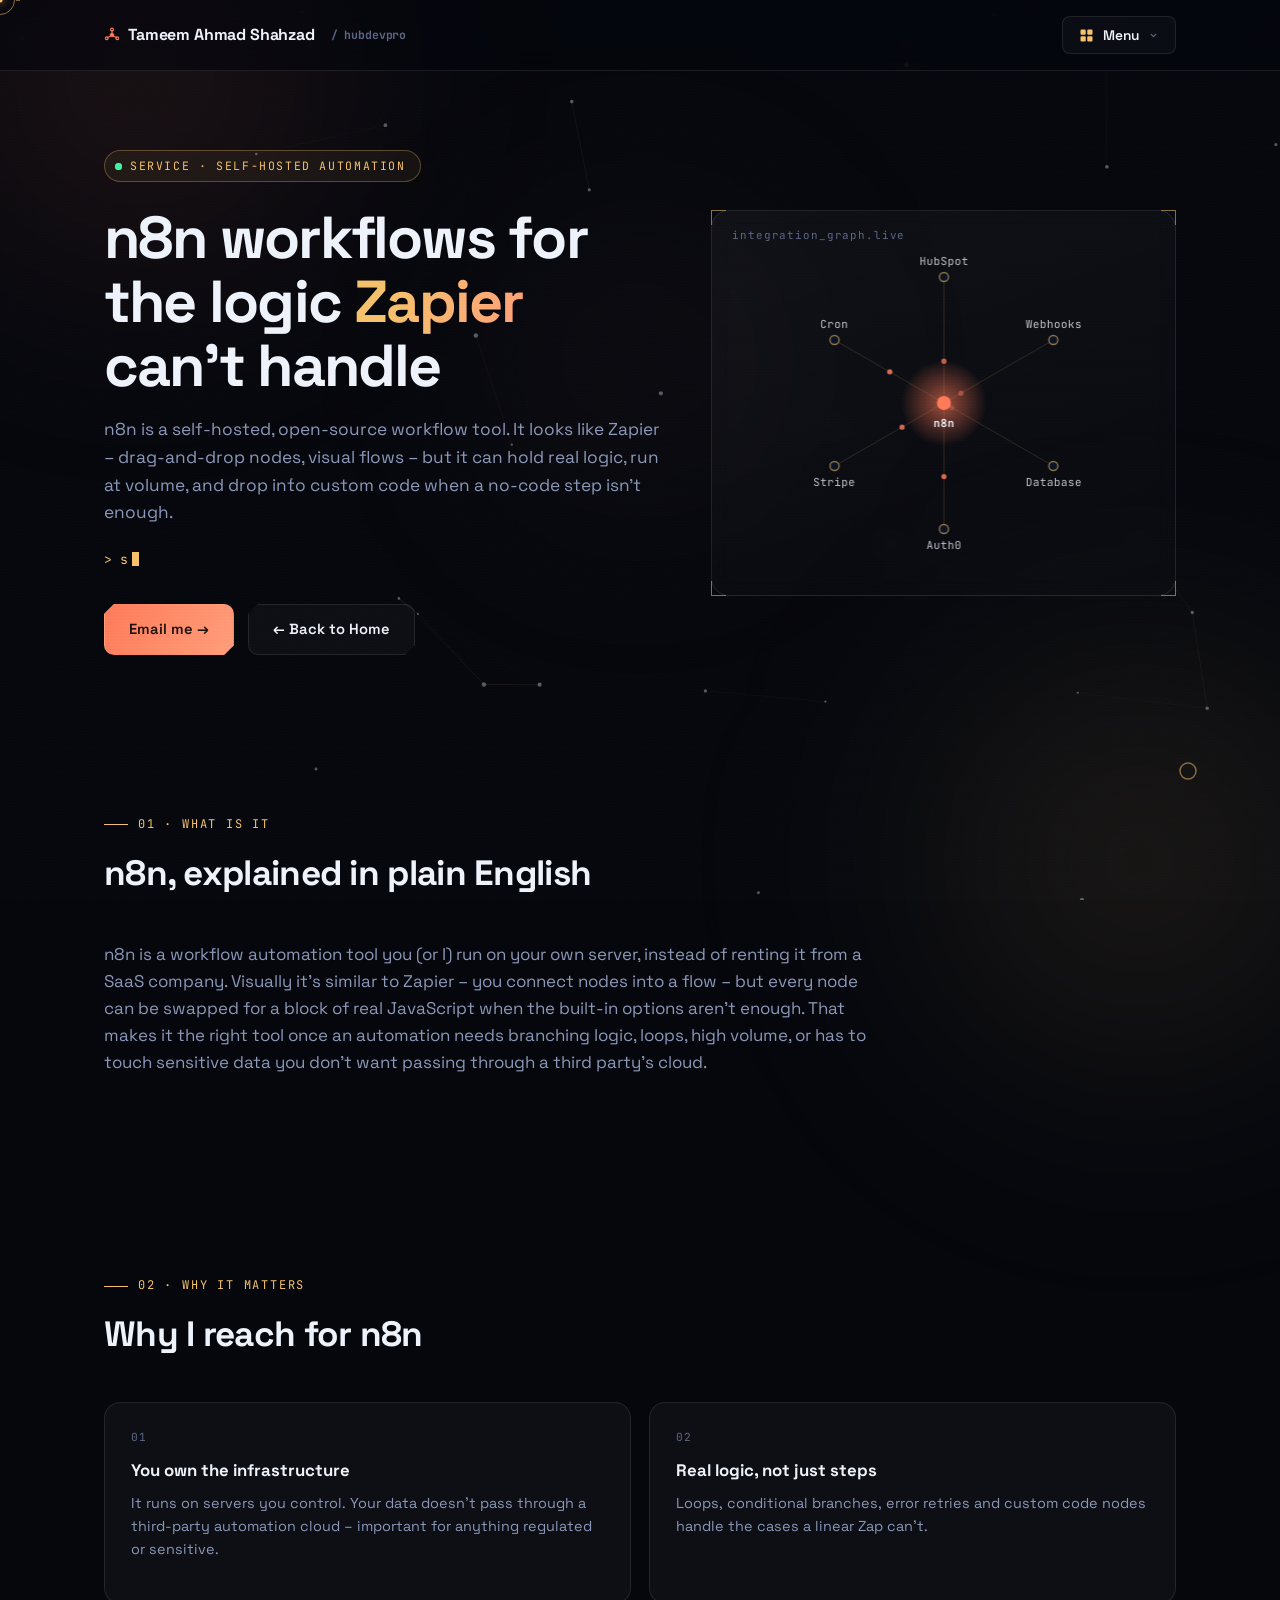
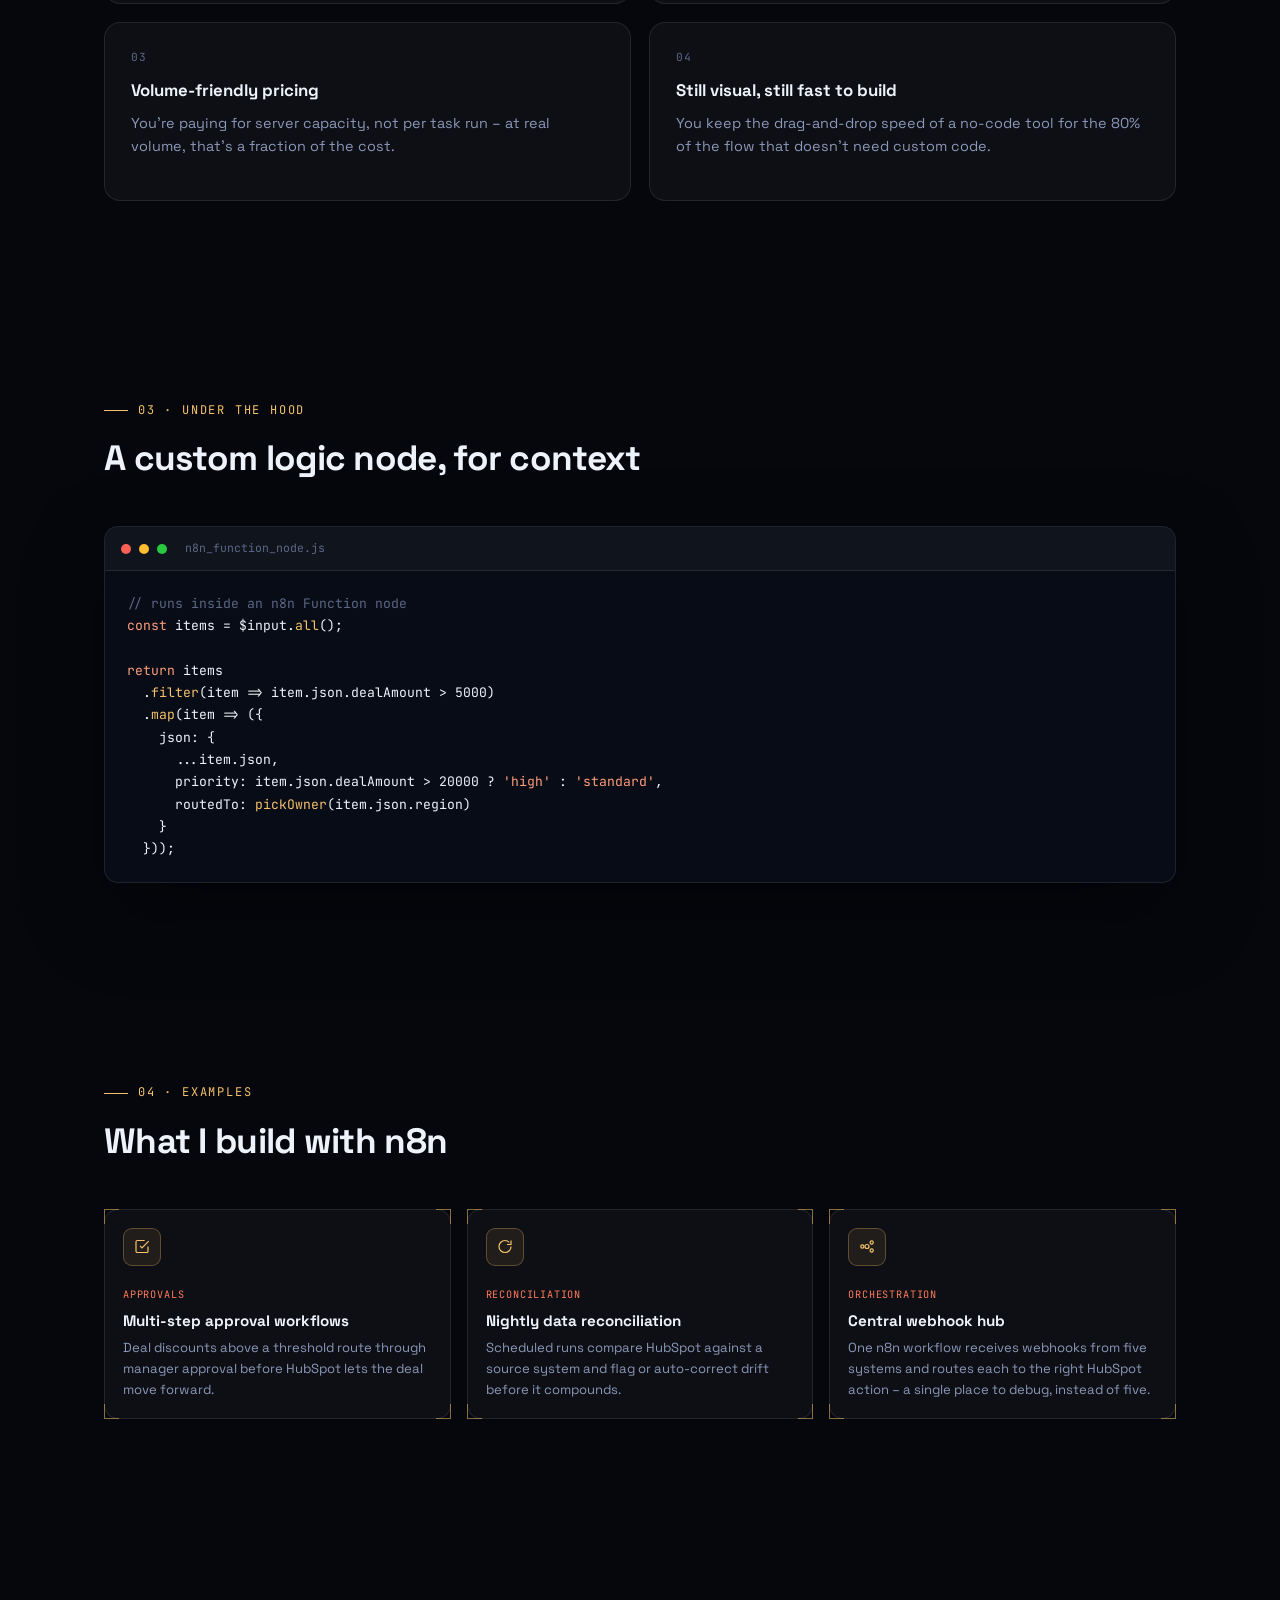
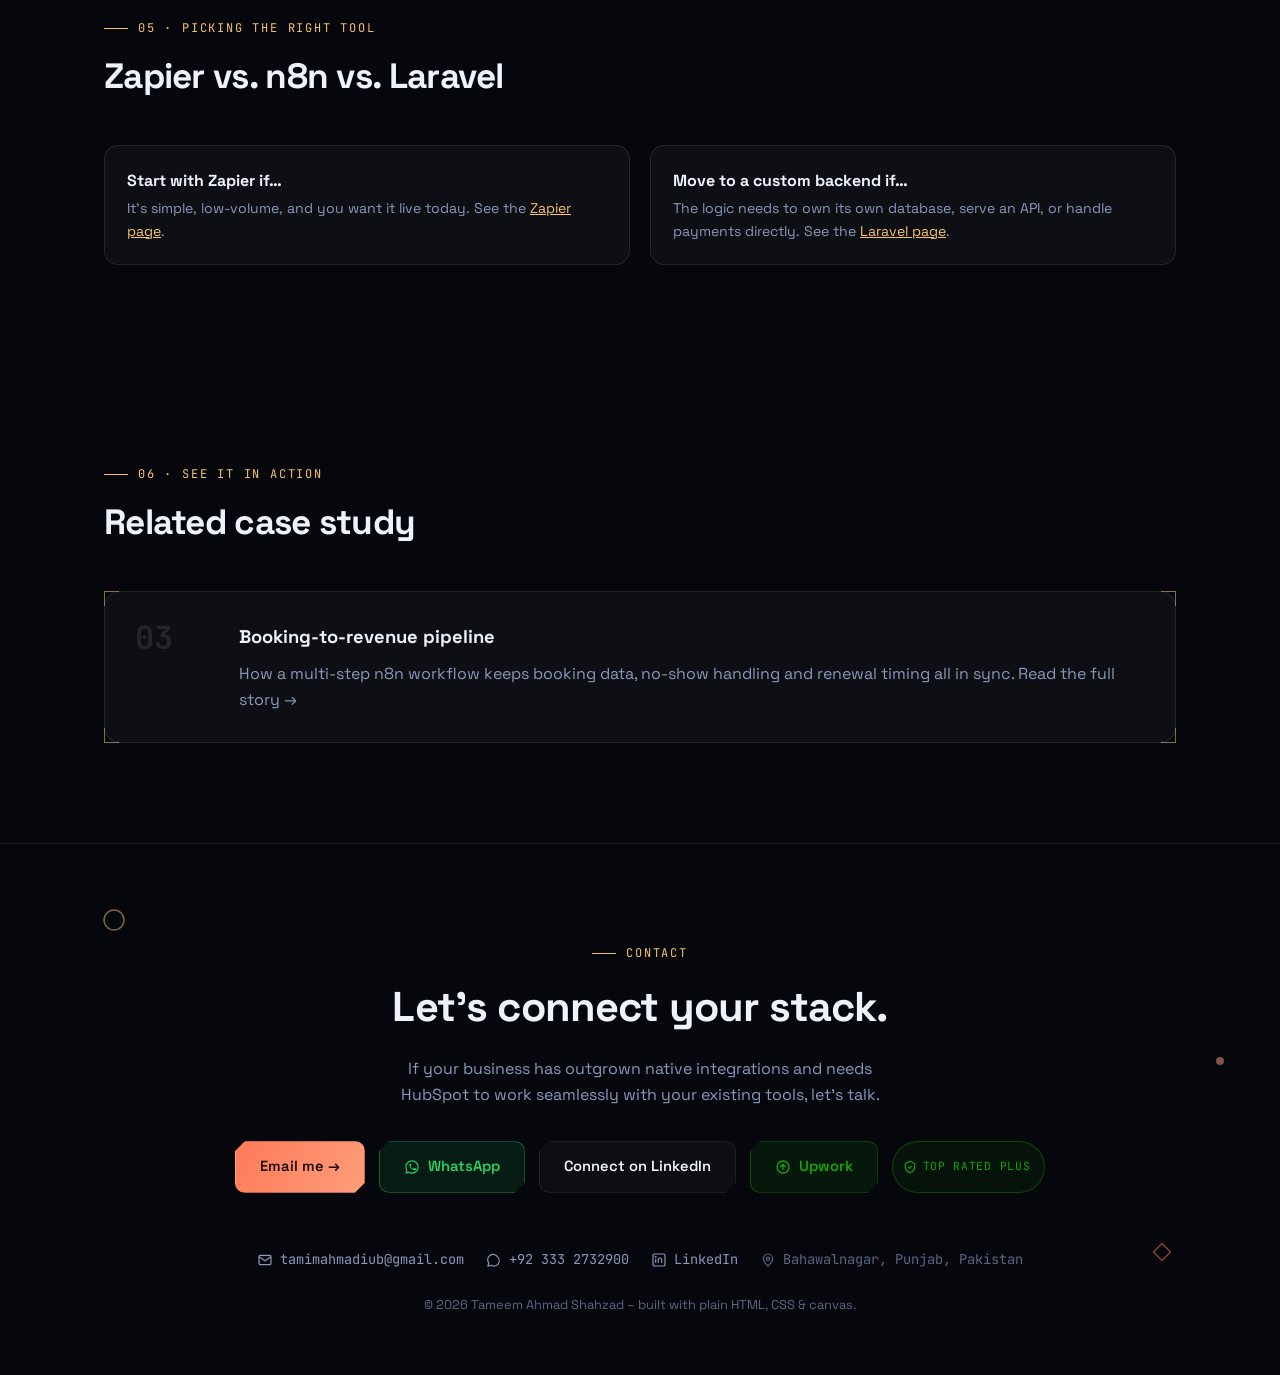
<file: n8n.html>
<!DOCTYPE html>
<html lang="en">
<head>
<meta charset="UTF-8">
<meta name="viewport" content="width=device-width, initial-scale=1.0">
<title>n8n + HubSpot Workflow Automation, Explained | HubDevPro</title>
<meta name="description" content="What n8n is, why it matters for complex or high-volume automations, and what I build with it to connect HubSpot to your business.">
<meta property="og:title" content="n8n + HubSpot &ndash; HubDevPro">
<meta property="og:description" content="What n8n is, why it matters for complex or high-volume automations, and what I build with it to connect HubSpot to your business.">
<meta property="og:image" content="https://hubdevpro.com/assets/gh-avatar.png">
<meta property="og:url" content="https://hubdevpro.com/n8n">
<meta property="og:type" content="website">
<meta name="twitter:card" content="summary">
<meta name="twitter:title" content="n8n + HubSpot &ndash; HubDevPro">
<meta name="twitter:description" content="What n8n is, why it matters for complex or high-volume automations, and what I build with it to connect HubSpot to your business.">
<meta name="twitter:image" content="https://hubdevpro.com/assets/gh-avatar.png">
<meta name="robots" content="index, follow">
<meta name="theme-color" content="#05070d">
<link rel="canonical" href="https://hubdevpro.com/n8n">
<link rel="icon" type="image/png" href="assets/gh-avatar.png">
<link rel="preconnect" href="https://fonts.googleapis.com">
<link rel="preconnect" href="https://fonts.gstatic.com" crossorigin>
<link href="https://fonts.googleapis.com/css2?family=Space+Grotesk:wght@400;500;600;700&family=JetBrains+Mono:wght@400;500;600&display=swap" rel="stylesheet">
<link rel="stylesheet" href="assets/style.css">
</head>
<body>

<div id="boot">
  <div class="line" id="boot-line">INITIALIZING SYSTEM...</div>
  <div class="bar"><i id="boot-bar"></i></div>
  <div class="pct" id="boot-pct">0%</div>
</div>

<svg width="0" height="0" style="position:absolute" aria-hidden="true">
  <symbol id="hs-mark" viewBox="0 0 32 32">
    <line x1="16" y1="16" x2="16" y2="5" stroke="currentColor" stroke-width="2.2"/>
    <line x1="16" y1="16" x2="26.5" y2="22.5" stroke="currentColor" stroke-width="2.2"/>
    <line x1="16" y1="16" x2="5.5" y2="22.5" stroke="currentColor" stroke-width="2.2"/>
    <circle cx="16" cy="16" r="3.6" fill="currentColor"/>
    <circle cx="16" cy="5" r="2.8" fill="none" stroke="currentColor" stroke-width="2.2"/>
    <circle cx="26.5" cy="22.5" r="2.8" fill="none" stroke="currentColor" stroke-width="2.2"/>
    <circle cx="5.5" cy="22.5" r="2.8" fill="none" stroke="currentColor" stroke-width="2.2"/>
  </symbol>
</svg>

<canvas id="bg-canvas"></canvas>
<div class="noise"></div>
<div class="scanlines"></div>
<div class="scan-sweep"></div>
<div class="cursor-ring" id="cursor-ring"></div>
<div class="cursor-dot" id="cursor-dot"></div>
<div class="glow-orb orb-1"></div>
<div class="glow-orb orb-2"></div>
<div class="glow-orb orb-3"></div>

<nav>
  <div class="inner">
    <div class="logo"><a href="/" style="display:flex;align-items:center;gap:8px;text-decoration:none;color:inherit"><svg class="icon" style="width:20px;height:20px;color:var(--orange)"><use href="#hs-mark"/></svg>Tameem Ahmad Shahzad<span class="mono" style="color:var(--muted-dim);margin-left:8px;font-size:0.72rem">/ hubdevpro</span></a></div>
    <button class="menu-btn" id="menu-btn" aria-expanded="false" aria-controls="mega">
      <svg class="grid-ic" viewBox="0 0 20 20"><rect x="2" y="2" width="7" height="7" rx="1.5"/><rect x="11" y="2" width="7" height="7" rx="1.5"/><rect x="2" y="11" width="7" height="7" rx="1.5"/><rect x="11" y="11" width="7" height="7" rx="1.5"/></svg>
      Menu
      <svg class="chev" viewBox="0 0 20 20" fill="none" stroke="currentColor" stroke-width="2"><path d="M5 7l5 5 5-5"/></svg>
    </button>
  </div>
</nav>

<div class="mega" id="mega">
  <div class="mega-inner">
    <div>
      <div class="mega-label">Services</div>
      <a class="mega-item" href="payments">
        <span class="ic"><svg viewBox="0 0 24 24" fill="none" stroke="currentColor" stroke-width="1.8"><circle cx="12" cy="12" r="9"/><path d="M12 7v10M9 9.5h4a2 2 0 1 1 0 4H9M9 14.5h5"/></svg></span>
        <span class="txt"><b>Payments</b><span>Stripe, PayPal &amp; Chargify sync</span></span>
      </a>
      <a class="mega-item" href="ai-automation">
        <span class="ic"><svg viewBox="0 0 24 24" fill="none" stroke="currentColor" stroke-width="1.8"><path d="M12 3v3M12 18v3M4.2 4.2l2.1 2.1M17.7 17.7l2.1 2.1M3 12h3M18 12h3M4.2 19.8l2.1-2.1M17.7 6.3l2.1-2.1"/><circle cx="12" cy="12" r="4"/></svg></span>
        <span class="txt"><b>AI Automation</b><span>LLM lead parsing &amp; agents</span></span>
      </a>
      <a class="mega-item" href="zapier">
        <span class="ic"><svg viewBox="0 0 24 24" fill="none" stroke="currentColor" stroke-width="1.8"><path d="M13 2 3 14h7l-1 8 10-12h-7l1-8z"/></svg></span>
        <span class="txt"><b>Zapier</b><span>No-code automation, live in days</span></span>
      </a>
      <a class="mega-item" href="n8n">
        <span class="ic"><svg viewBox="0 0 24 24" fill="none" stroke="currentColor" stroke-width="1.8"><circle cx="6" cy="6" r="2.5"/><circle cx="18" cy="6" r="2.5"/><circle cx="12" cy="18" r="2.5"/><path d="M8 7l6 9M16 7l-6 9"/></svg></span>
        <span class="txt"><b>n8n</b><span>Self-hosted workflow automation</span></span>
      </a>
      <a class="mega-item" href="laravel">
        <span class="ic"><svg viewBox="0 0 24 24" fill="none" stroke="currentColor" stroke-width="1.8"><rect x="3" y="4" width="18" height="6" rx="1.5"/><rect x="3" y="14" width="18" height="6" rx="1.5"/></svg></span>
        <span class="txt"><b>Laravel</b><span>Custom backend for real logic</span></span>
      </a>
      <a class="mega-item" href="auth0">
        <span class="ic"><svg viewBox="0 0 24 24" fill="none" stroke="currentColor" stroke-width="1.8"><rect x="3" y="11" width="18" height="10" rx="2"/><path d="M7 11V7a5 5 0 0 1 10 0v4"/></svg></span>
        <span class="txt"><b>Auth0</b><span>Identity, login &amp; SSO</span></span>
      </a>
    </div>
    <div>
      <div class="mega-label">Explore</div>
      <div class="mega-simple">
        <a href="/">Home</a>
        <a href="/#about">About</a>
        <a href="/#portfolio">Portfolio</a>
        <a href="/#mcp-agents">AI Agents &amp; MCP</a>
        <a href="services">All Services</a>
      </div>
    </div>
    <div class="mega-cta">
      <div class="mega-label">Case Studies</div>
      <p>Fourteen real integration patterns, walked through end to end &ndash; the situation, the build, the result.</p>
      <a class="btn primary" href="case-studies">View Case Studies</a>
      <a class="btn ghost" href="/#contact">Contact Me</a>
    </div>
  </div>
</div>

<header style="min-height:auto;padding:150px 0 60px">
  <div class="wrap hero-grid">
    <div>
      <div class="kicker"><span class="ping"></span>Service &middot; Self-Hosted Automation</div>
      <h1>n8n workflows for the logic <span class="glitch-wrap"><span class="grad" data-text="Zapier">Zapier</span></span> can&#8217;t handle</h1>
      <p class="tagline">n8n is a self-hosted, open-source workflow tool. It looks like Zapier &ndash; drag-and-drop nodes, visual flows &ndash; but it can hold real logic, run at volume, and drop into custom code when a no-code step isn&#8217;t enough.</p>
      <div class="term mono" id="term-text-wrap"><span id="term-text"></span><span class="cur"></span></div>
      <div class="cta">
        <a class="btn primary" href="mailto:tamimahmadiub@gmail.com">Email me &rarr;</a>
        <a class="btn ghost" href="/">&larr; Back to Home</a>
      </div>
    </div>
    <div class="diagram hud">
      <div class="c2"></div>
      <div class="tag mono">integration_graph.live</div>
      <canvas id="hero-canvas"></canvas>
    </div>
  </div>
</header>

<section id="what-is">
  <div class="floaters">
    <span class="fl b" style="top:10%;left:92%;animation-duration:8.5s"><svg width="20" height="20" viewBox="0 0 20 20"><circle cx="10" cy="10" r="8" fill="none" stroke="#f5c26b" stroke-width="1.5"/></svg></span>
  </div>
  <div class="wrap reveal">
    <div class="eyebrow">01 &middot; What is it</div>
    <h2>n8n, explained in plain English</h2>
    <p style="color:var(--muted);max-width:70ch;font-size:1.06rem">
      n8n is a workflow automation tool you (or I) run on your own server, instead of renting it from a SaaS company.
      Visually it&#8217;s similar to Zapier &ndash; you connect nodes into a flow &ndash; but every node can be swapped for a
      block of real JavaScript when the built-in options aren&#8217;t enough. That makes it the right tool once an
      automation needs branching logic, loops, high volume, or has to touch sensitive data you don&#8217;t want
      passing through a third party&#8217;s cloud.
    </p>
  </div>
</section>

<section id="why">
  <div class="wrap reveal">
    <div class="eyebrow">02 &middot; Why it matters</div>
    <h2>Why I reach for n8n</h2>
    <div class="cap-grid">
      <div class="cap hud"><div class="c2"></div>
        <div class="cap-idx">01</div>
        <h3>You own the infrastructure</h3>
        <p>It runs on servers you control. Your data doesn&#8217;t pass through a third-party automation cloud &ndash; important for anything regulated or sensitive.</p>
      </div>
      <div class="cap hud"><div class="c2"></div>
        <div class="cap-idx">02</div>
        <h3>Real logic, not just steps</h3>
        <p>Loops, conditional branches, error retries and custom code nodes handle the cases a linear Zap can&#8217;t.</p>
      </div>
      <div class="cap hud"><div class="c2"></div>
        <div class="cap-idx">03</div>
        <h3>Volume-friendly pricing</h3>
        <p>You&#8217;re paying for server capacity, not per task run &ndash; at real volume, that&#8217;s a fraction of the cost.</p>
      </div>
      <div class="cap hud"><div class="c2"></div>
        <div class="cap-idx">04</div>
        <h3>Still visual, still fast to build</h3>
        <p>You keep the drag-and-drop speed of a no-code tool for the 80% of the flow that doesn&#8217;t need custom code.</p>
      </div>
    </div>
  </div>
</section>

<section id="code">
  <div class="wrap reveal">
    <div class="eyebrow">03 &middot; Under the hood</div>
    <h2>A custom logic node, for context</h2>
    <div class="code-win">
      <div class="bar2"><i></i><i></i><i></i><span>n8n_function_node.js</span></div>
      <pre><span class="c">// runs inside an n8n Function node</span>
<span class="k">const</span> <span class="v">items</span> = <span class="v">$input</span>.<span class="f">all</span>();

<span class="k">return</span> <span class="v">items</span>
  .<span class="f">filter</span>(<span class="v">item</span> =&gt; <span class="v">item</span>.<span class="v">json</span>.<span class="v">dealAmount</span> &gt; <span class="v">5000</span>)
  .<span class="f">map</span>(<span class="v">item</span> =&gt; ({
    <span class="v">json</span>: {
      ...<span class="v">item</span>.<span class="v">json</span>,
      <span class="v">priority</span>: <span class="v">item</span>.<span class="v">json</span>.<span class="v">dealAmount</span> &gt; <span class="v">20000</span> ? <span class="s">'high'</span> : <span class="s">'standard'</span>,
      <span class="v">routedTo</span>: <span class="f">pickOwner</span>(<span class="v">item</span>.<span class="v">json</span>.<span class="v">region</span>)
    }
  }));</pre>
    </div>
  </div>
</section>

<section id="examples">
  <div class="wrap reveal">
    <div class="eyebrow">04 &middot; Examples</div>
    <h2>What I build with n8n</h2>
    <div class="pf-grid">
      <div class="pf-mini hud"><div class="c2"></div>
        <div class="thumb"><svg class="icon" viewBox="0 0 24 24"><path d="M9 11l3 3L22 4"/><path d="M21 12v7a2 2 0 0 1-2 2H5a2 2 0 0 1-2-2V5a2 2 0 0 1 2-2h11"/></svg></div>
        <div class="tag">Approvals</div>
        <h4>Multi-step approval workflows</h4>
        <p>Deal discounts above a threshold route through manager approval before HubSpot lets the deal move forward.</p>
      </div>
      <div class="pf-mini hud"><div class="c2"></div>
        <div class="thumb"><svg class="icon" viewBox="0 0 24 24"><path d="M21 12a9 9 0 1 1-9-9c2.5 0 4.7 1 6.3 2.7"/><path d="M21 3v6h-6"/></svg></div>
        <div class="tag">Reconciliation</div>
        <h4>Nightly data reconciliation</h4>
        <p>Scheduled runs compare HubSpot against a source system and flag or auto-correct drift before it compounds.</p>
      </div>
      <div class="pf-mini hud"><div class="c2"></div>
        <div class="thumb"><svg class="icon" viewBox="0 0 24 24"><circle cx="12" cy="12" r="3"/><circle cx="19" cy="6" r="2.4"/><circle cx="19" cy="18" r="2.4"/><circle cx="5" cy="12" r="2.4"/></svg></div>
        <div class="tag">Orchestration</div>
        <h4>Central webhook hub</h4>
        <p>One n8n workflow receives webhooks from five systems and routes each to the right HubSpot action &ndash; a single place to debug, instead of five.</p>
      </div>
    </div>
  </div>
</section>

<section id="compare">
  <div class="wrap reveal">
    <div class="eyebrow">05 &middot; Picking the right tool</div>
    <h2>Zapier vs. n8n vs. Laravel</h2>
    <div class="grid2">
      <div class="card">
        <h3>Start with Zapier if&hellip;</h3>
        <p>It&#8217;s simple, low-volume, and you want it live today. See the <a href="zapier" style="color:var(--gold)">Zapier page</a>.</p>
      </div>
      <div class="card">
        <h3>Move to a custom backend if&hellip;</h3>
        <p>The logic needs to own its own database, serve an API, or handle payments directly. See the <a href="laravel" style="color:var(--gold)">Laravel page</a>.</p>
      </div>
    </div>
  </div>
</section>

<section id="related">
  <div class="wrap reveal">
    <div class="eyebrow">06 &middot; See it in action</div>
    <h2>Related case study</h2>
    <a href="case-studies#booking" class="pf hud" style="text-decoration:none;color:inherit">
      <div class="c2"></div>
      <div class="pf-num">03</div>
      <div>
        <h3>Booking-to-revenue pipeline</h3>
        <p style="color:var(--muted)">How a multi-step n8n workflow keeps booking data, no-show handling and renewal timing all in sync. Read the full story &rarr;</p>
      </div>
    </a>
  </div>
</section>

<footer id="contact">
  <div class="floaters">
    <span class="fl a" style="top:12%;left:8%;animation-duration:9s"><svg width="24" height="24" viewBox="0 0 24 24"><circle cx="12" cy="12" r="10" fill="none" stroke="#f5c26b" stroke-width="1.5"/></svg></span>
    <span class="fl b" style="top:75%;left:90%;animation-duration:8s;animation-delay:.5s"><svg width="20" height="20" viewBox="0 0 20 20"><rect x="4" y="4" width="12" height="12" fill="none" stroke="#ff7a59" stroke-width="1.5" transform="rotate(45 10 10)"/></svg></span>
    <span class="fl c" style="top:40%;left:95%;animation-duration:6.5s"><svg width="8" height="8" viewBox="0 0 8 8"><circle cx="4" cy="4" r="4" fill="#ff9d7a"/></svg></span>
  </div>
  <div class="wrap reveal">
    <div class="eyebrow" style="justify-content:center">Contact</div>
    <h2>Let&#8217;s connect your stack.</h2>
    <p class="lead">If your business has outgrown native integrations and needs HubSpot to work seamlessly with your existing tools, let&#8217;s talk.</p>
    <div class="cta">
      <a class="btn primary" href="mailto:tamimahmadiub@gmail.com">Email me &rarr;</a>
      <a class="btn whatsapp" href="https://wa.me/923332732900" target="_blank" rel="noopener">
        <svg width="16" height="16" viewBox="0 0 24 24" fill="currentColor" aria-hidden="true"><path d="M17.5 14.4c-.3-.1-1.6-.8-1.9-.9-.2-.1-.4-.1-.6.1-.2.3-.7.9-.8 1-.2.2-.3.2-.5.1-.3-.1-1.2-.4-2.3-1.4-.9-.8-1.4-1.7-1.6-2-.2-.3 0-.5.1-.6.1-.1.3-.3.4-.5.1-.1.2-.3.3-.4.1-.2 0-.4 0-.5C11.1 9.2 10.7 8 10.5 7.5c-.2-.4-.3-.4-.5-.4h-.5c-.2 0-.5.1-.7.3-.2.3-.9.9-.9 2.1s.9 2.5 1.1 2.7c.1.2 1.9 2.9 4.6 4 .6.3 1.1.4 1.5.6.6.2 1.2.2 1.6.1.5-.1 1.6-.6 1.8-1.3.2-.6.2-1.1.2-1.2-.1-.1-.2-.2-.5-.3zM12 2C6.5 2 2 6.5 2 12c0 1.8.5 3.6 1.4 5.1L2 22l5.1-1.3C8.5 21.5 10.2 22 12 22c5.5 0 10-4.5 10-10S17.5 2 12 2zm0 18.2c-1.6 0-3.2-.4-4.5-1.2l-.3-.2-3 .8.8-3-.2-.3C4 14.9 3.6 13.5 3.6 12 3.6 7.4 7.4 3.6 12 3.6S20.4 7.4 20.4 12 16.6 20.2 12 20.2z"/></svg>
        WhatsApp
      </a>
      <a class="btn ghost" href="https://www.linkedin.com/in/tameemahmad-shahzad-2022a8174" target="_blank" rel="noopener">Connect on LinkedIn</a>
      <a class="btn upwork" href="https://www.upwork.com/freelancers/~011467e34f815ba25b" target="_blank" rel="noopener"><svg width="16" height="16" viewBox="0 0 24 24" fill="none" stroke="currentColor" stroke-width="2" aria-hidden="true"><circle cx="12" cy="12" r="9"/><path d="M12 16V8M8 12l4-4 4 4"/></svg>Upwork</a>
      <a class="trp-badge" href="https://www.upwork.com/freelancers/~011467e34f815ba25b" target="_blank" rel="noopener"><svg viewBox="0 0 24 24" fill="none" stroke="currentColor" stroke-width="2"><path d="M12 2l8 4v6c0 5-3.5 8-8 10-4.5-2-8-5-8-10V6z"/><path d="M9 12l2 2 4-4"/></svg>TOP RATED PLUS</a>
    </div>
    <div class="contact-links">
      <a href="mailto:tamimahmadiub@gmail.com"><svg class="icon" viewBox="0 0 24 24"><rect x="3" y="5" width="18" height="14" rx="2"/><path d="M3 7l9 6 9-6"/></svg>tamimahmadiub@gmail.com</a>
      <a href="https://wa.me/923332732900" target="_blank" rel="noopener"><svg class="icon" viewBox="0 0 24 24"><path d="M17 7a8 8 0 1 0-13 9.4L3 21l4.8-1a8 8 0 0 0 9.2-13z"/></svg>+92 333 2732900</a>
      <a href="https://www.linkedin.com/in/tameemahmad-shahzad-2022a8174" target="_blank" rel="noopener"><svg class="icon" viewBox="0 0 24 24"><rect x="3" y="3" width="18" height="18" rx="2"/><line x1="7" y1="10" x2="7" y2="16"/><circle cx="7" cy="7" r="0.6" fill="currentColor"/><path d="M11 16v-6"/><path d="M11 11c0-1.5 1-2 2.2-2 1.6 0 2.8 1 2.8 3v4"/></svg>LinkedIn</a>
      <span><svg class="icon" viewBox="0 0 24 24"><path d="M12 21s-7-6.5-7-11a7 7 0 0 1 14 0c0 4.5-7 11-7 11z"/><circle cx="12" cy="10" r="2.4"/></svg>Bahawalnagar, Punjab, Pakistan</span>
    </div>
    <small>&copy; <span id="year"></span> Tameem Ahmad Shahzad &ndash; built with plain HTML, CSS &amp; canvas.</small>
  </div>
</footer>

<script src="assets/site.js"></script>
<script>
HDP.termType('term-text', ['> connecting n8n ... OK', '> self-hosted workflow ... ONLINE']);
HDP.heroDiagram('hero-canvas', 'n8n', ['HubSpot','Webhooks','Database','Auth0','Stripe','Cron']);
</script>
</body>
</html>
</file>
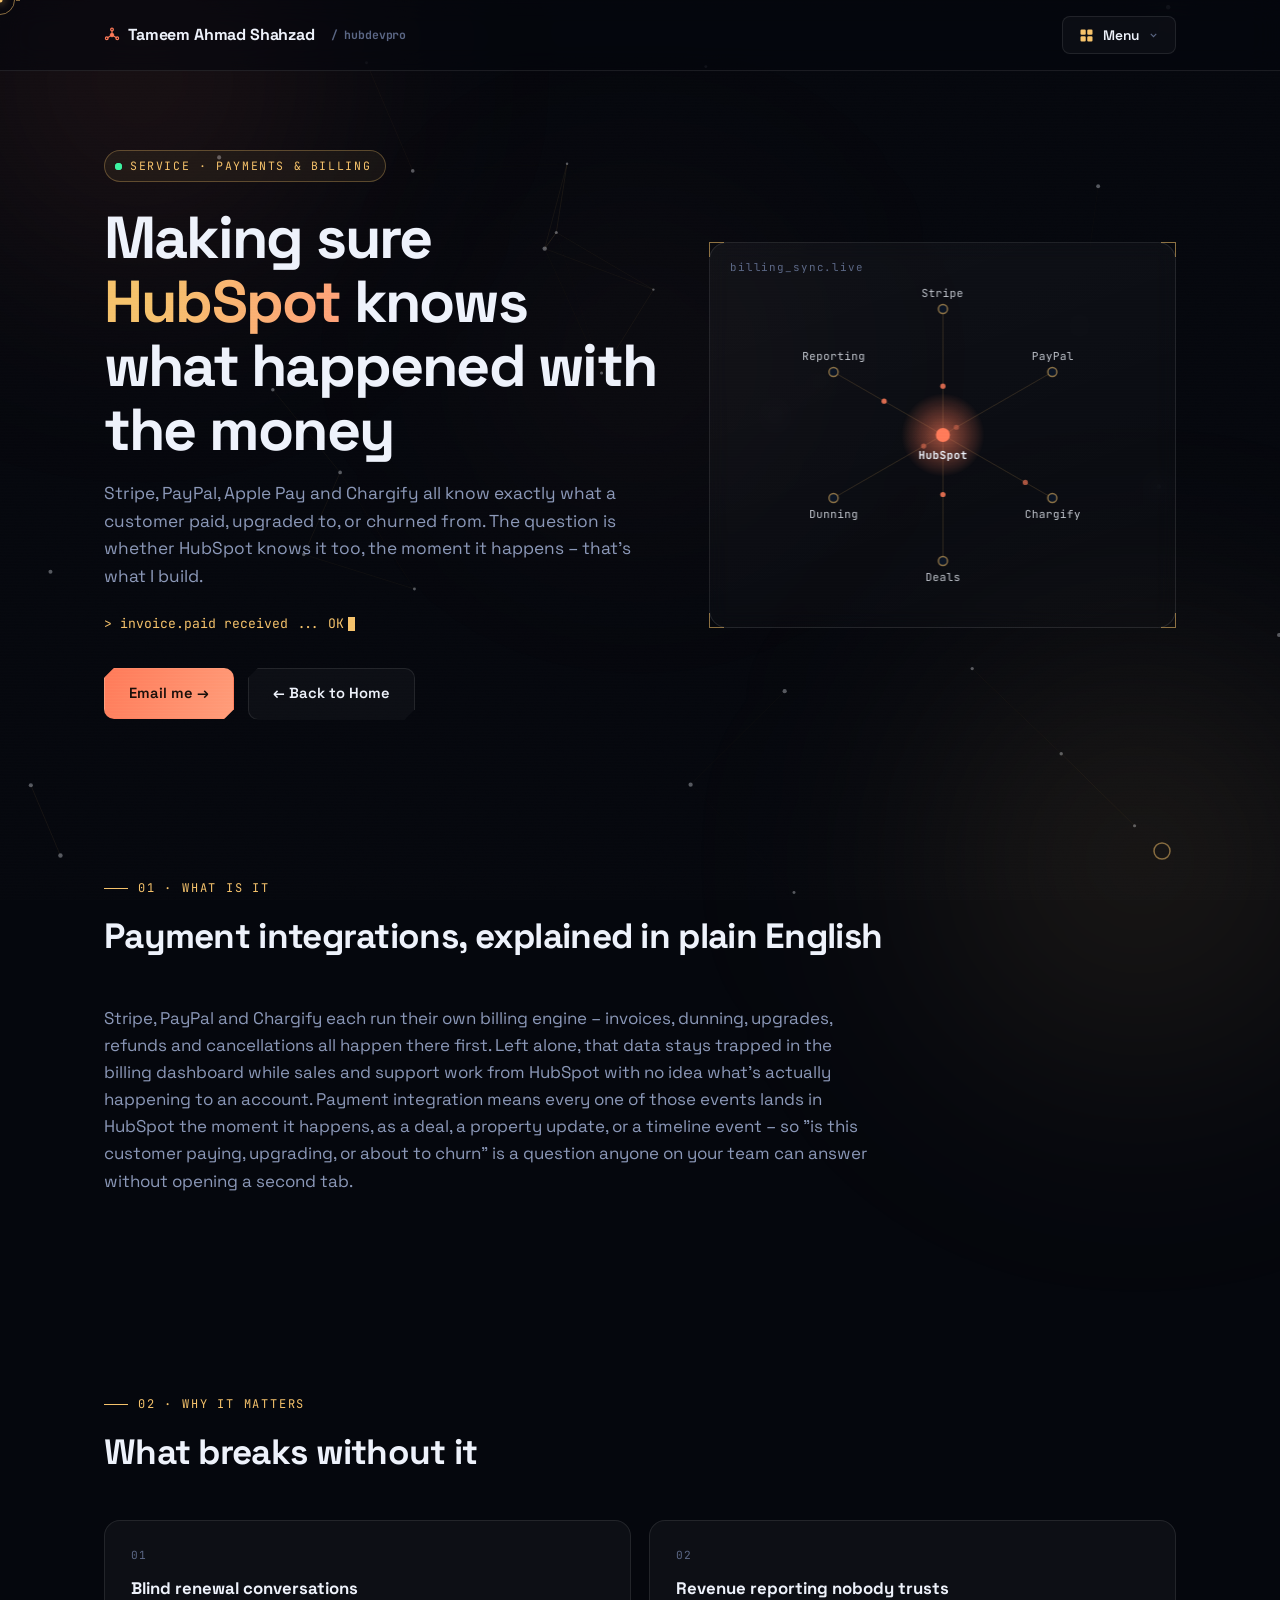
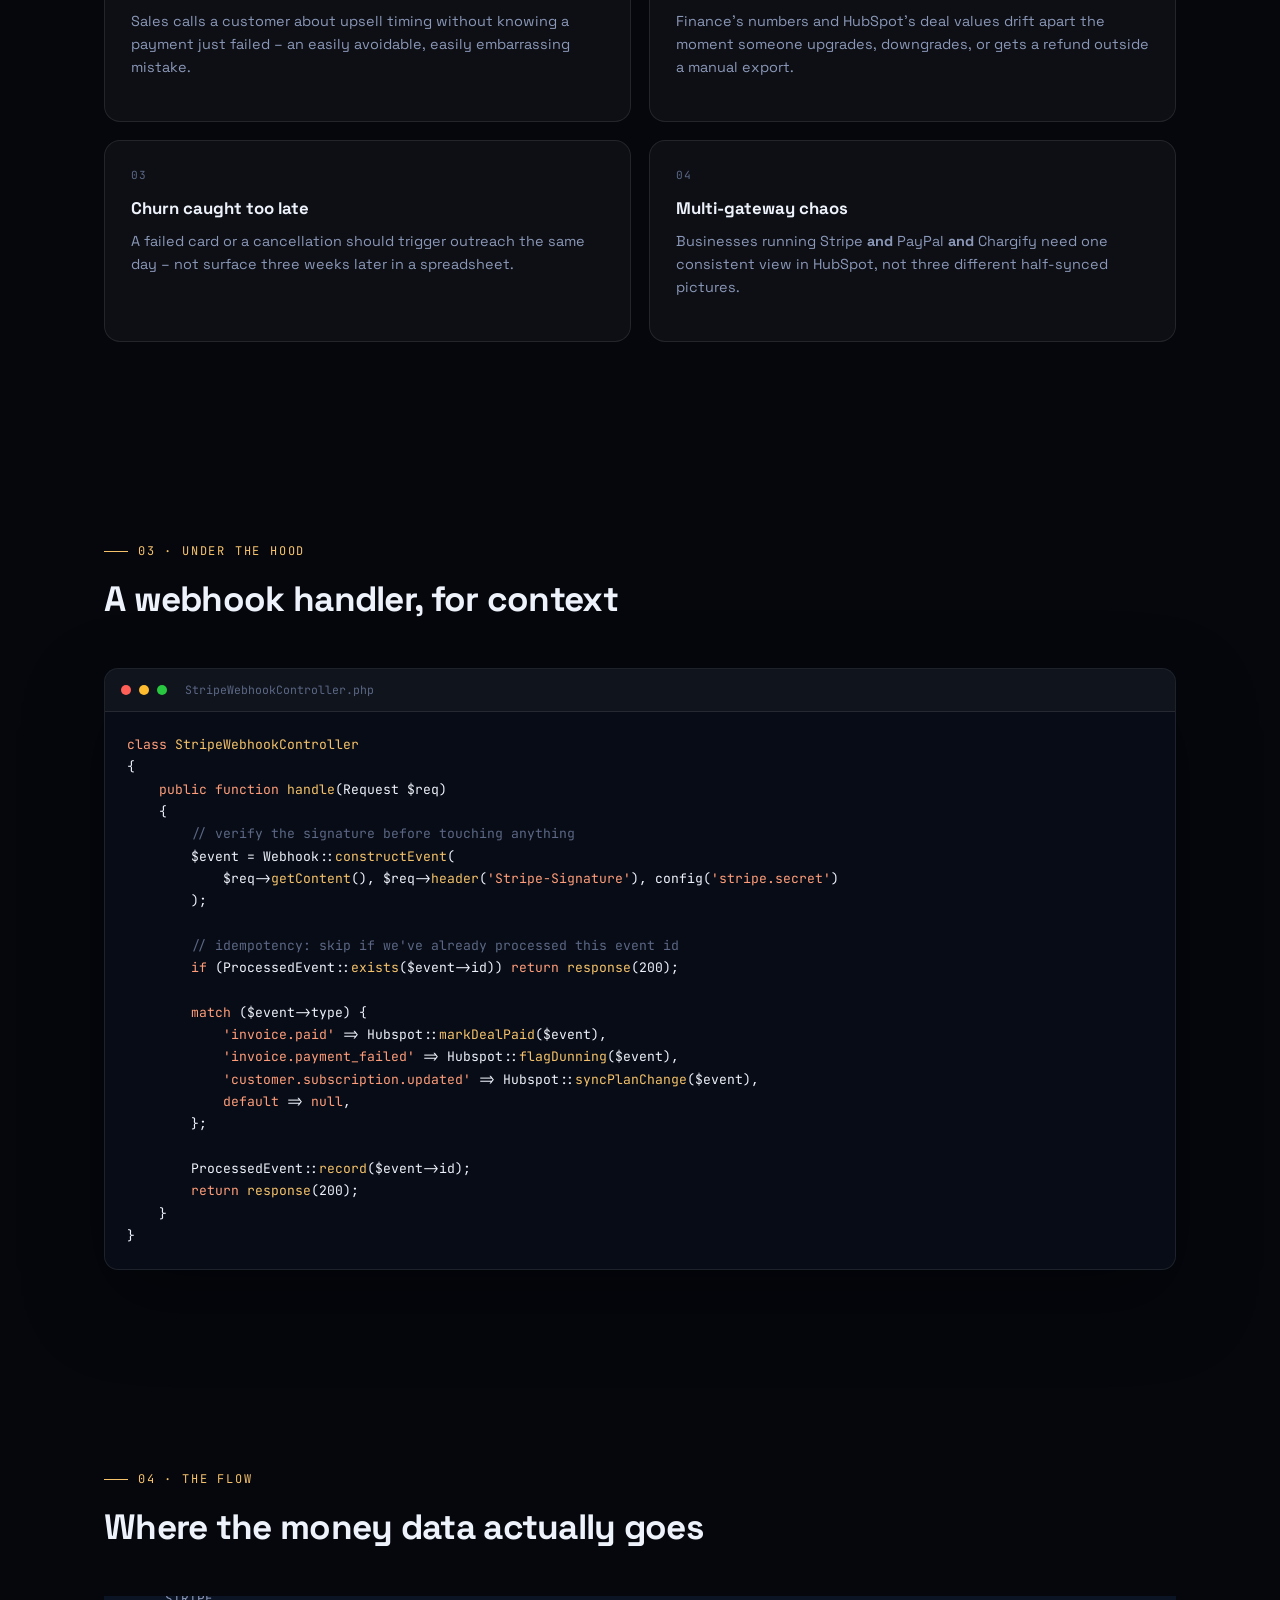
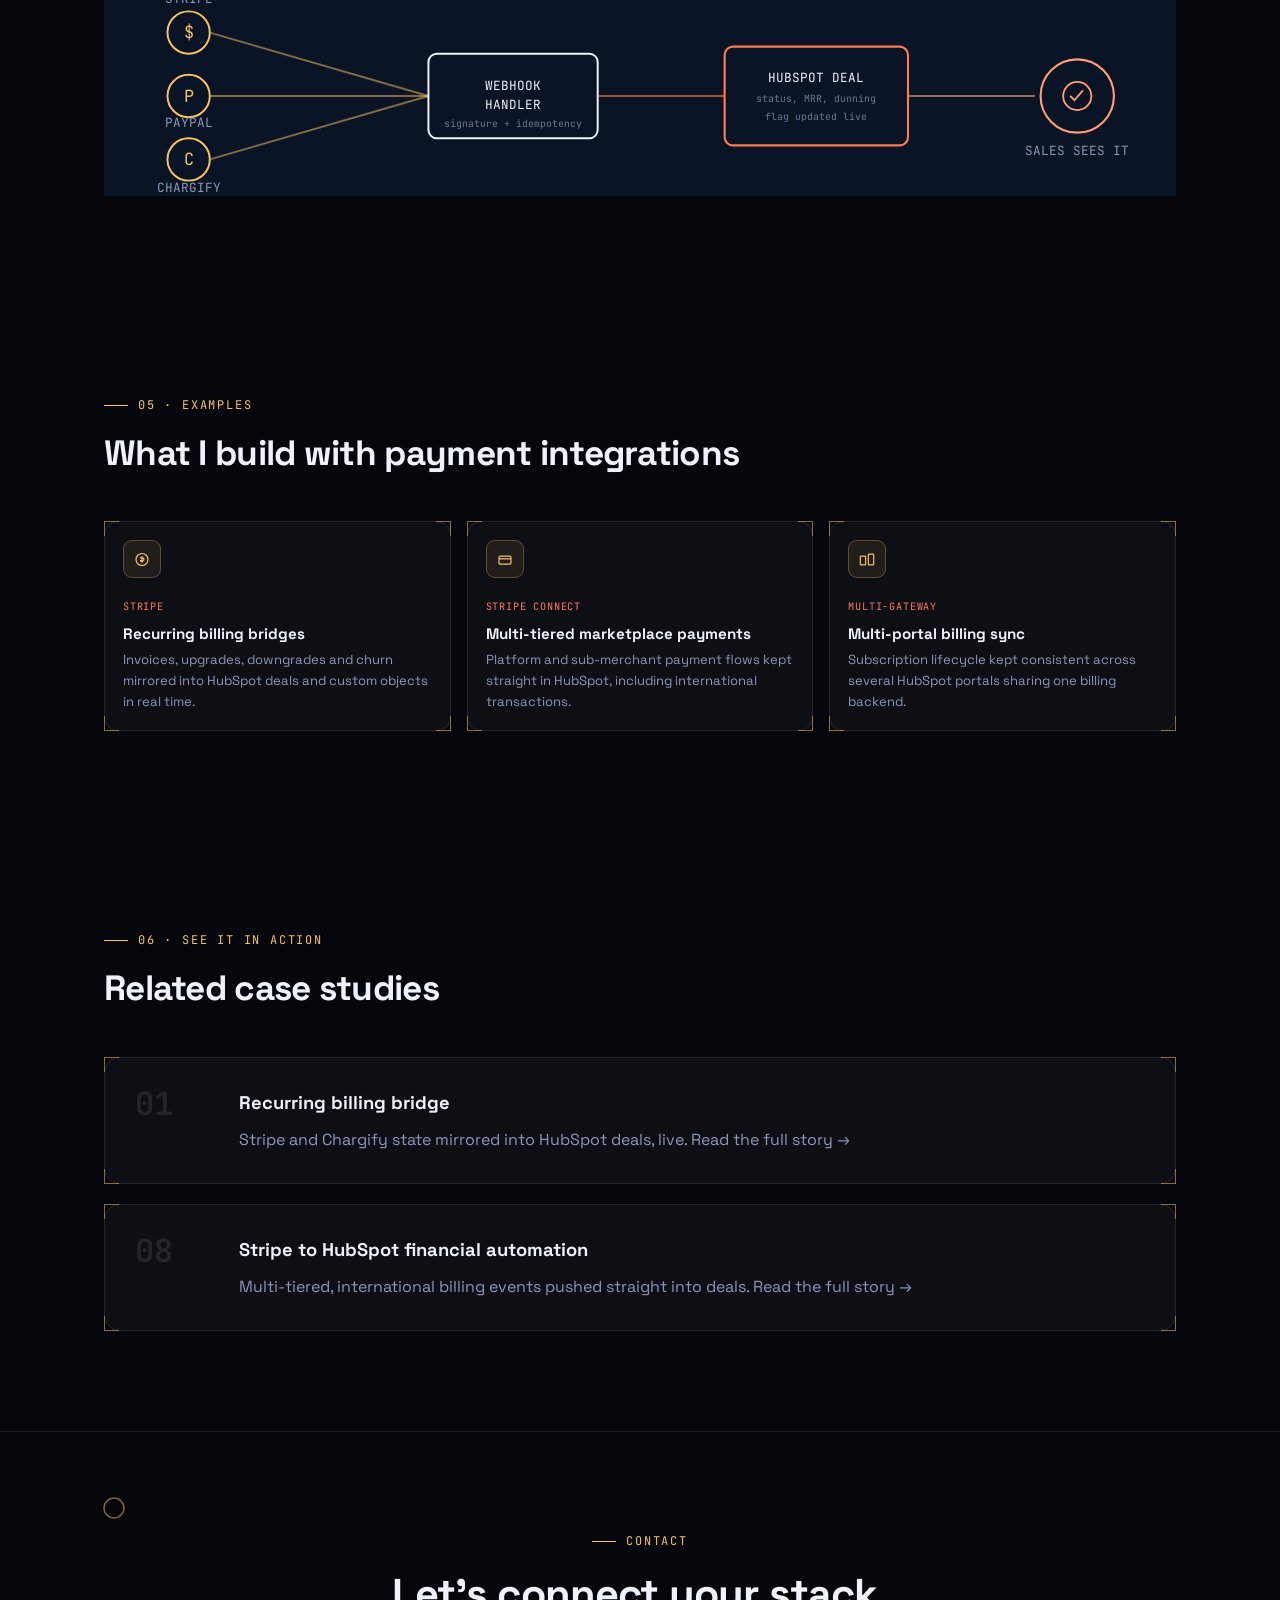
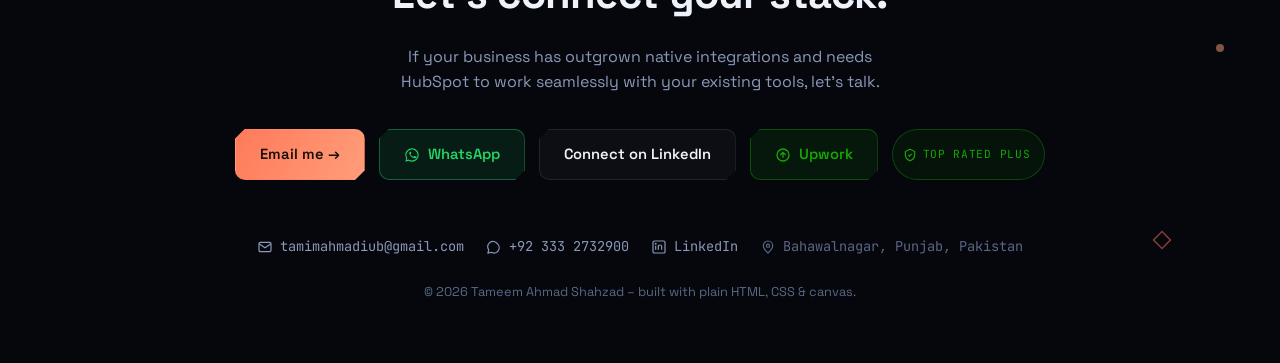
<file: payments.html>
<!DOCTYPE html>
<html lang="en">
<head>
<meta charset="UTF-8">
<meta name="viewport" content="width=device-width, initial-scale=1.0">
<title>Payment &amp; Billing Integrations for HubSpot | HubDevPro</title>
<meta name="description" content="Stripe, PayPal and Chargify billing state mirrored into HubSpot in real time &ndash; invoices, upgrades, churn and revenue reporting, explained in plain language.">
<meta property="og:title" content="Payment Integrations &ndash; HubDevPro">
<meta property="og:description" content="Stripe, PayPal and Chargify billing state mirrored into HubSpot in real time &ndash; invoices, upgrades, churn and revenue reporting, explained in plain language.">
<meta property="og:image" content="https://hubdevpro.com/assets/gh-avatar.png">
<meta property="og:url" content="https://hubdevpro.com/payments">
<meta property="og:type" content="website">
<meta name="twitter:card" content="summary">
<meta name="twitter:title" content="Payment Integrations &ndash; HubDevPro">
<meta name="twitter:description" content="Stripe, PayPal and Chargify billing state mirrored into HubSpot in real time &ndash; invoices, upgrades, churn and revenue reporting, explained in plain language.">
<meta name="twitter:image" content="https://hubdevpro.com/assets/gh-avatar.png">
<meta name="robots" content="index, follow">
<meta name="theme-color" content="#05070d">
<link rel="canonical" href="https://hubdevpro.com/payments">
<link rel="icon" type="image/png" href="assets/gh-avatar.png">
<link rel="preconnect" href="https://fonts.googleapis.com">
<link rel="preconnect" href="https://fonts.gstatic.com" crossorigin>
<link href="https://fonts.googleapis.com/css2?family=Space+Grotesk:wght@400;500;600;700&family=JetBrains+Mono:wght@400;500;600&display=swap" rel="stylesheet">
<link rel="stylesheet" href="assets/style.css">
</head>
<body>

<div id="boot">
  <div class="line" id="boot-line">INITIALIZING SYSTEM...</div>
  <div class="bar"><i id="boot-bar"></i></div>
  <div class="pct" id="boot-pct">0%</div>
</div>

<svg width="0" height="0" style="position:absolute" aria-hidden="true">
  <symbol id="hs-mark" viewBox="0 0 32 32">
    <line x1="16" y1="16" x2="16" y2="5" stroke="currentColor" stroke-width="2.2"/>
    <line x1="16" y1="16" x2="26.5" y2="22.5" stroke="currentColor" stroke-width="2.2"/>
    <line x1="16" y1="16" x2="5.5" y2="22.5" stroke="currentColor" stroke-width="2.2"/>
    <circle cx="16" cy="16" r="3.6" fill="currentColor"/>
    <circle cx="16" cy="5" r="2.8" fill="none" stroke="currentColor" stroke-width="2.2"/>
    <circle cx="26.5" cy="22.5" r="2.8" fill="none" stroke="currentColor" stroke-width="2.2"/>
    <circle cx="5.5" cy="22.5" r="2.8" fill="none" stroke="currentColor" stroke-width="2.2"/>
  </symbol>
</svg>

<canvas id="bg-canvas"></canvas>
<div class="noise"></div>
<div class="scanlines"></div>
<div class="scan-sweep"></div>
<div class="cursor-ring" id="cursor-ring"></div>
<div class="cursor-dot" id="cursor-dot"></div>
<div class="glow-orb orb-1"></div>
<div class="glow-orb orb-2"></div>
<div class="glow-orb orb-3"></div>

<nav>
  <div class="inner">
    <div class="logo"><a href="/" style="display:flex;align-items:center;gap:8px;text-decoration:none;color:inherit"><svg class="icon" style="width:20px;height:20px;color:var(--orange)"><use href="#hs-mark"/></svg>Tameem Ahmad Shahzad<span class="mono" style="color:var(--muted-dim);margin-left:8px;font-size:0.72rem">/ hubdevpro</span></a></div>
    <button class="menu-btn" id="menu-btn" aria-expanded="false" aria-controls="mega">
      <svg class="grid-ic" viewBox="0 0 20 20"><rect x="2" y="2" width="7" height="7" rx="1.5"/><rect x="11" y="2" width="7" height="7" rx="1.5"/><rect x="2" y="11" width="7" height="7" rx="1.5"/><rect x="11" y="11" width="7" height="7" rx="1.5"/></svg>
      Menu
      <svg class="chev" viewBox="0 0 20 20" fill="none" stroke="currentColor" stroke-width="2"><path d="M5 7l5 5 5-5"/></svg>
    </button>
  </div>
</nav>

<div class="mega" id="mega">
  <div class="mega-inner">
    <div>
      <div class="mega-label">Services</div>
      <a class="mega-item" href="payments">
        <span class="ic"><svg viewBox="0 0 24 24" fill="none" stroke="currentColor" stroke-width="1.8"><circle cx="12" cy="12" r="9"/><path d="M12 7v10M9 9.5h4a2 2 0 1 1 0 4H9M9 14.5h5"/></svg></span>
        <span class="txt"><b>Payments</b><span>Stripe, PayPal &amp; Chargify sync</span></span>
      </a>
      <a class="mega-item" href="ai-automation">
        <span class="ic"><svg viewBox="0 0 24 24" fill="none" stroke="currentColor" stroke-width="1.8"><path d="M12 3v3M12 18v3M4.2 4.2l2.1 2.1M17.7 17.7l2.1 2.1M3 12h3M18 12h3M4.2 19.8l2.1-2.1M17.7 6.3l2.1-2.1"/><circle cx="12" cy="12" r="4"/></svg></span>
        <span class="txt"><b>AI Automation</b><span>LLM lead parsing &amp; agents</span></span>
      </a>
      <a class="mega-item" href="zapier">
        <span class="ic"><svg viewBox="0 0 24 24" fill="none" stroke="currentColor" stroke-width="1.8"><path d="M13 2 3 14h7l-1 8 10-12h-7l1-8z"/></svg></span>
        <span class="txt"><b>Zapier</b><span>No-code automation, live in days</span></span>
      </a>
      <a class="mega-item" href="n8n">
        <span class="ic"><svg viewBox="0 0 24 24" fill="none" stroke="currentColor" stroke-width="1.8"><circle cx="6" cy="6" r="2.5"/><circle cx="18" cy="6" r="2.5"/><circle cx="12" cy="18" r="2.5"/><path d="M8 7l6 9M16 7l-6 9"/></svg></span>
        <span class="txt"><b>n8n</b><span>Self-hosted workflow automation</span></span>
      </a>
      <a class="mega-item" href="laravel">
        <span class="ic"><svg viewBox="0 0 24 24" fill="none" stroke="currentColor" stroke-width="1.8"><rect x="3" y="4" width="18" height="6" rx="1.5"/><rect x="3" y="14" width="18" height="6" rx="1.5"/></svg></span>
        <span class="txt"><b>Laravel</b><span>Custom backend for real logic</span></span>
      </a>
      <a class="mega-item" href="auth0">
        <span class="ic"><svg viewBox="0 0 24 24" fill="none" stroke="currentColor" stroke-width="1.8"><rect x="3" y="11" width="18" height="10" rx="2"/><path d="M7 11V7a5 5 0 0 1 10 0v4"/></svg></span>
        <span class="txt"><b>Auth0</b><span>Identity, login &amp; SSO</span></span>
      </a>
    </div>
    <div>
      <div class="mega-label">Explore</div>
      <div class="mega-simple">
        <a href="/">Home</a>
        <a href="/#about">About</a>
        <a href="/#portfolio">Portfolio</a>
        <a href="/#mcp-agents">AI Agents &amp; MCP</a>
        <a href="services">All Services</a>
      </div>
    </div>
    <div class="mega-cta">
      <div class="mega-label">Case Studies</div>
      <p>Fourteen real integration patterns, walked through end to end &ndash; the situation, the build, the result.</p>
      <a class="btn primary" href="case-studies">View Case Studies</a>
      <a class="btn ghost" href="/#contact">Contact Me</a>
    </div>
  </div>
</div>

<header style="min-height:auto;padding:150px 0 60px">
  <div class="wrap hero-grid">
    <div>
      <div class="kicker"><span class="ping"></span>Service &middot; Payments &amp; Billing</div>
      <h1>Making sure <span class="glitch-wrap"><span class="grad" data-text="HubSpot">HubSpot</span></span> knows what happened with the money</h1>
      <p class="tagline">Stripe, PayPal, Apple Pay and Chargify all know exactly what a customer paid, upgraded to, or churned from. The question is whether HubSpot knows it too, the moment it happens &ndash; that&#8217;s what I build.</p>
      <div class="term mono" id="term-text-wrap"><span id="term-text"></span><span class="cur"></span></div>
      <div class="cta">
        <a class="btn primary" href="mailto:tamimahmadiub@gmail.com">Email me &rarr;</a>
        <a class="btn ghost" href="/">&larr; Back to Home</a>
      </div>
    </div>
    <div class="diagram hud">
      <div class="c2"></div>
      <div class="tag mono">billing_sync.live</div>
      <canvas id="hero-canvas"></canvas>
    </div>
  </div>
</header>

<section id="what-is">
  <div class="floaters">
    <span class="fl b" style="top:12%;left:90%;animation-duration:8s"><svg width="20" height="20" viewBox="0 0 20 20"><circle cx="10" cy="10" r="8" fill="none" stroke="#f5c26b" stroke-width="1.5"/></svg></span>
  </div>
  <div class="wrap reveal">
    <div class="eyebrow">01 &middot; What is it</div>
    <h2>Payment integrations, explained in plain English</h2>
    <p style="color:var(--muted);max-width:70ch;font-size:1.06rem">
      Stripe, PayPal and Chargify each run their own billing engine &ndash; invoices, dunning, upgrades, refunds
      and cancellations all happen there first. Left alone, that data stays trapped in the billing dashboard while
      sales and support work from HubSpot with no idea what&#8217;s actually happening to an account. Payment
      integration means every one of those events lands in HubSpot the moment it happens, as a deal, a property
      update, or a timeline event &ndash; so &quot;is this customer paying, upgrading, or about to churn&quot; is a
      question anyone on your team can answer without opening a second tab.
    </p>
  </div>
</section>

<section id="why">
  <div class="wrap reveal">
    <div class="eyebrow">02 &middot; Why it matters</div>
    <h2>What breaks without it</h2>
    <div class="cap-grid">
      <div class="cap hud"><div class="c2"></div>
        <div class="cap-idx">01</div>
        <h3>Blind renewal conversations</h3>
        <p>Sales calls a customer about upsell timing without knowing a payment just failed &ndash; an easily avoidable, easily embarrassing mistake.</p>
      </div>
      <div class="cap hud"><div class="c2"></div>
        <div class="cap-idx">02</div>
        <h3>Revenue reporting nobody trusts</h3>
        <p>Finance's numbers and HubSpot's deal values drift apart the moment someone upgrades, downgrades, or gets a refund outside a manual export.</p>
      </div>
      <div class="cap hud"><div class="c2"></div>
        <div class="cap-idx">03</div>
        <h3>Churn caught too late</h3>
        <p>A failed card or a cancellation should trigger outreach the same day &ndash; not surface three weeks later in a spreadsheet.</p>
      </div>
      <div class="cap hud"><div class="c2"></div>
        <div class="cap-idx">04</div>
        <h3>Multi-gateway chaos</h3>
        <p>Businesses running Stripe <b>and</b> PayPal <b>and</b> Chargify need one consistent view in HubSpot, not three different half-synced pictures.</p>
      </div>
    </div>
  </div>
</section>

<section id="code">
  <div class="wrap reveal">
    <div class="eyebrow">03 &middot; Under the hood</div>
    <h2>A webhook handler, for context</h2>
    <div class="code-win">
      <div class="bar2"><i></i><i></i><i></i><span>StripeWebhookController.php</span></div>
      <pre><span class="k">class</span> <span class="f">StripeWebhookController</span>
{
    <span class="k">public function</span> <span class="f">handle</span>(<span class="v">Request</span> <span class="v">$req</span>)
    {
        <span class="c">// verify the signature before touching anything</span>
        <span class="v">$event</span> = <span class="v">Webhook</span>::<span class="f">constructEvent</span>(
            <span class="v">$req</span>-&gt;<span class="f">getContent</span>(), <span class="v">$req</span>-&gt;<span class="f">header</span>(<span class="s">'Stripe-Signature'</span>), <span class="v">config</span>(<span class="s">'stripe.secret'</span>)
        );

        <span class="c">// idempotency: skip if we've already processed this event id</span>
        <span class="k">if</span> (<span class="v">ProcessedEvent</span>::<span class="f">exists</span>(<span class="v">$event</span>-&gt;<span class="v">id</span>)) <span class="k">return</span> <span class="f">response</span>(<span class="v">200</span>);

        <span class="k">match</span> (<span class="v">$event</span>-&gt;<span class="v">type</span>) {
            <span class="s">'invoice.paid'</span> =&gt; <span class="v">Hubspot</span>::<span class="f">markDealPaid</span>(<span class="v">$event</span>),
            <span class="s">'invoice.payment_failed'</span> =&gt; <span class="v">Hubspot</span>::<span class="f">flagDunning</span>(<span class="v">$event</span>),
            <span class="s">'customer.subscription.updated'</span> =&gt; <span class="v">Hubspot</span>::<span class="f">syncPlanChange</span>(<span class="v">$event</span>),
            <span class="k">default</span> =&gt; <span class="k">null</span>,
        };

        <span class="v">ProcessedEvent</span>::<span class="f">record</span>(<span class="v">$event</span>-&gt;<span class="v">id</span>);
        <span class="k">return</span> <span class="f">response</span>(<span class="v">200</span>);
    }
}</pre>
    </div>
  </div>
</section>

<section id="visual">
  <div class="wrap reveal">
    <div class="eyebrow">04 &middot; The flow</div>
    <h2>Where the money data actually goes</h2>
    <div class="banner hud" style="height:200px;padding:0">
      <div class="c2"></div>
      <svg viewBox="0 0 760 180" preserveAspectRatio="xMidYMid slice"><rect width="760" height="180" fill="#0a1424"/>
<circle cx="60" cy="45" r="15" fill="#0a1424" stroke="#f5c26b" stroke-width="1.4"/>
<text x="60" y="49" text-anchor="middle" fill="#f5c26b" font-family="JetBrains Mono, monospace" font-size="12">$</text>
<text x="60" y="24" text-anchor="middle" fill="#8b98b8" font-family="JetBrains Mono, monospace" font-size="9">STRIPE</text>
<circle cx="60" cy="90" r="15" fill="#0a1424" stroke="#f5c26b" stroke-width="1.4"/>
<text x="60" y="94" text-anchor="middle" fill="#f5c26b" font-family="JetBrains Mono, monospace" font-size="12">P</text>
<text x="60" y="112" text-anchor="middle" fill="#8b98b8" font-family="JetBrains Mono, monospace" font-size="9">PAYPAL</text>
<circle cx="60" cy="135" r="15" fill="#0a1424" stroke="#f5c26b" stroke-width="1.4"/>
<text x="60" y="139" text-anchor="middle" fill="#f5c26b" font-family="JetBrains Mono, monospace" font-size="12">C</text>
<text x="60" y="158" text-anchor="middle" fill="#8b98b8" font-family="JetBrains Mono, monospace" font-size="9">CHARGIFY</text>
<line x1="75" y1="45" x2="230" y2="90" stroke="#f5c26b" stroke-width="1.3" opacity="0.5"/>
<line x1="75" y1="90" x2="230" y2="90" stroke="#f5c26b" stroke-width="1.3" opacity="0.5"/>
<line x1="75" y1="135" x2="230" y2="90" stroke="#f5c26b" stroke-width="1.3" opacity="0.5"/>
<rect x="230" y="60" width="120" height="60" rx="6" fill="none" stroke="#eef2fb" stroke-width="1.4"/>
<text x="290" y="86" text-anchor="middle" fill="#eef2fb" font-family="JetBrains Mono, monospace" font-size="9">WEBHOOK</text>
<text x="290" y="99" text-anchor="middle" fill="#eef2fb" font-family="JetBrains Mono, monospace" font-size="9">HANDLER</text>
<text x="290" y="112" text-anchor="middle" fill="#6b7690" font-family="JetBrains Mono, monospace" font-size="7">signature + idempotency</text>
<line x1="350" y1="90" x2="440" y2="90" stroke="#ff7a59" stroke-width="1.5" opacity="0.6"/>
<rect x="440" y="55" width="130" height="70" rx="6" fill="none" stroke="#ff7a59" stroke-width="1.5"/>
<text x="505" y="80" text-anchor="middle" fill="#eef2fb" font-family="JetBrains Mono, monospace" font-size="9">HUBSPOT DEAL</text>
<text x="505" y="94" text-anchor="middle" fill="#6b7690" font-family="JetBrains Mono, monospace" font-size="7">status, MRR, dunning</text>
<text x="505" y="107" text-anchor="middle" fill="#6b7690" font-family="JetBrains Mono, monospace" font-size="7">flag updated live</text>
<line x1="570" y1="90" x2="660" y2="90" stroke="#ff9d7a" stroke-width="1.4" opacity="0.6"/>
<circle cx="690" cy="90" r="26" fill="#0a1424" stroke="#ff9d7a" stroke-width="1.5"/>
<path d="M680 90a10 10 0 1 1 20 0 10 10 0 0 1 -20 0" fill="none" stroke="#ff9d7a" stroke-width="1.3"/>
<path d="M685 90l3 3 6-7" fill="none" stroke="#ff9d7a" stroke-width="1.3"/>
<text x="690" y="132" text-anchor="middle" fill="#8b98b8" font-family="JetBrains Mono, monospace" font-size="9">SALES SEES IT</text></svg>
    </div>
  </div>
</section>

<section id="examples">
  <div class="wrap reveal">
    <div class="eyebrow">05 &middot; Examples</div>
    <h2>What I build with payment integrations</h2>
    <div class="pf-grid">
      <div class="pf-mini hud"><div class="c2"></div>
        <div class="thumb"><svg class="icon" viewBox="0 0 24 24"><circle cx="12" cy="12" r="9"/><path d="M12 7v10M9 9.5h4a2 2 0 1 1 0 4H9M9 14.5h5"/></svg></div>
        <div class="tag">Stripe</div>
        <h4>Recurring billing bridges</h4>
        <p>Invoices, upgrades, downgrades and churn mirrored into HubSpot deals and custom objects in real time.</p>
      </div>
      <div class="pf-mini hud"><div class="c2"></div>
        <div class="thumb"><svg class="icon" viewBox="0 0 24 24"><rect x="3" y="7" width="18" height="12" rx="2"/><path d="M3 11h18"/></svg></div>
        <div class="tag">Stripe Connect</div>
        <h4>Multi-tiered marketplace payments</h4>
        <p>Platform and sub-merchant payment flows kept straight in HubSpot, including international transactions.</p>
      </div>
      <div class="pf-mini hud"><div class="c2"></div>
        <div class="thumb"><svg class="icon" viewBox="0 0 24 24"><rect x="2" y="7" width="8" height="13" rx="1"/><rect x="14" y="4" width="8" height="16" rx="1"/></svg></div>
        <div class="tag">Multi-Gateway</div>
        <h4>Multi-portal billing sync</h4>
        <p>Subscription lifecycle kept consistent across several HubSpot portals sharing one billing backend.</p>
      </div>
    </div>
  </div>
</section>

<section id="related">
  <div class="wrap reveal">
    <div class="eyebrow">06 &middot; See it in action</div>
    <h2>Related case studies</h2>
    <div class="pf-list">
      <a href="case-studies#billing" class="pf hud" style="text-decoration:none;color:inherit">
        <div class="c2"></div>
        <div class="pf-num">01</div>
        <div>
          <h3>Recurring billing bridge</h3>
          <p style="color:var(--muted)">Stripe and Chargify state mirrored into HubSpot deals, live. Read the full story &rarr;</p>
        </div>
      </a>
      <a href="case-studies#stripe-automation" class="pf hud" style="text-decoration:none;color:inherit">
        <div class="c2"></div>
        <div class="pf-num">08</div>
        <div>
          <h3>Stripe to HubSpot financial automation</h3>
          <p style="color:var(--muted)">Multi-tiered, international billing events pushed straight into deals. Read the full story &rarr;</p>
        </div>
      </a>
    </div>
  </div>
</section>

<footer id="contact">
  <div class="floaters">
    <span class="fl a" style="top:12%;left:8%;animation-duration:9s"><svg width="24" height="24" viewBox="0 0 24 24"><circle cx="12" cy="12" r="10" fill="none" stroke="#f5c26b" stroke-width="1.5"/></svg></span>
    <span class="fl b" style="top:75%;left:90%;animation-duration:8s;animation-delay:.5s"><svg width="20" height="20" viewBox="0 0 20 20"><rect x="4" y="4" width="12" height="12" fill="none" stroke="#ff7a59" stroke-width="1.5" transform="rotate(45 10 10)"/></svg></span>
    <span class="fl c" style="top:40%;left:95%;animation-duration:6.5s"><svg width="8" height="8" viewBox="0 0 8 8"><circle cx="4" cy="4" r="4" fill="#ff9d7a"/></svg></span>
  </div>
  <div class="wrap reveal">
    <div class="eyebrow" style="justify-content:center">Contact</div>
    <h2>Let&#8217;s connect your stack.</h2>
    <p class="lead">If your business has outgrown native integrations and needs HubSpot to work seamlessly with your existing tools, let&#8217;s talk.</p>
    <div class="cta">
      <a class="btn primary" href="mailto:tamimahmadiub@gmail.com">Email me &rarr;</a>
      <a class="btn whatsapp" href="https://wa.me/923332732900" target="_blank" rel="noopener">
        <svg width="16" height="16" viewBox="0 0 24 24" fill="currentColor" aria-hidden="true"><path d="M17.5 14.4c-.3-.1-1.6-.8-1.9-.9-.2-.1-.4-.1-.6.1-.2.3-.7.9-.8 1-.2.2-.3.2-.5.1-.3-.1-1.2-.4-2.3-1.4-.9-.8-1.4-1.7-1.6-2-.2-.3 0-.5.1-.6.1-.1.3-.3.4-.5.1-.1.2-.3.3-.4.1-.2 0-.4 0-.5C11.1 9.2 10.7 8 10.5 7.5c-.2-.4-.3-.4-.5-.4h-.5c-.2 0-.5.1-.7.3-.2.3-.9.9-.9 2.1s.9 2.5 1.1 2.7c.1.2 1.9 2.9 4.6 4 .6.3 1.1.4 1.5.6.6.2 1.2.2 1.6.1.5-.1 1.6-.6 1.8-1.3.2-.6.2-1.1.2-1.2-.1-.1-.2-.2-.5-.3zM12 2C6.5 2 2 6.5 2 12c0 1.8.5 3.6 1.4 5.1L2 22l5.1-1.3C8.5 21.5 10.2 22 12 22c5.5 0 10-4.5 10-10S17.5 2 12 2zm0 18.2c-1.6 0-3.2-.4-4.5-1.2l-.3-.2-3 .8.8-3-.2-.3C4 14.9 3.6 13.5 3.6 12 3.6 7.4 7.4 3.6 12 3.6S20.4 7.4 20.4 12 16.6 20.2 12 20.2z"/></svg>
        WhatsApp
      </a>
      <a class="btn ghost" href="https://www.linkedin.com/in/tameemahmad-shahzad-2022a8174" target="_blank" rel="noopener">Connect on LinkedIn</a>
      <a class="btn upwork" href="https://www.upwork.com/freelancers/~011467e34f815ba25b" target="_blank" rel="noopener"><svg width="16" height="16" viewBox="0 0 24 24" fill="none" stroke="currentColor" stroke-width="2" aria-hidden="true"><circle cx="12" cy="12" r="9"/><path d="M12 16V8M8 12l4-4 4 4"/></svg>Upwork</a>
      <a class="trp-badge" href="https://www.upwork.com/freelancers/~011467e34f815ba25b" target="_blank" rel="noopener"><svg viewBox="0 0 24 24" fill="none" stroke="currentColor" stroke-width="2"><path d="M12 2l8 4v6c0 5-3.5 8-8 10-4.5-2-8-5-8-10V6z"/><path d="M9 12l2 2 4-4"/></svg>TOP RATED PLUS</a>
    </div>
    <div class="contact-links">
      <a href="mailto:tamimahmadiub@gmail.com"><svg class="icon" viewBox="0 0 24 24"><rect x="3" y="5" width="18" height="14" rx="2"/><path d="M3 7l9 6 9-6"/></svg>tamimahmadiub@gmail.com</a>
      <a href="https://wa.me/923332732900" target="_blank" rel="noopener"><svg class="icon" viewBox="0 0 24 24"><path d="M17 7a8 8 0 1 0-13 9.4L3 21l4.8-1a8 8 0 0 0 9.2-13z"/></svg>+92 333 2732900</a>
      <a href="https://www.linkedin.com/in/tameemahmad-shahzad-2022a8174" target="_blank" rel="noopener"><svg class="icon" viewBox="0 0 24 24"><rect x="3" y="3" width="18" height="18" rx="2"/><line x1="7" y1="10" x2="7" y2="16"/><circle cx="7" cy="7" r="0.6" fill="currentColor"/><path d="M11 16v-6"/><path d="M11 11c0-1.5 1-2 2.2-2 1.6 0 2.8 1 2.8 3v4"/></svg>LinkedIn</a>
      <span><svg class="icon" viewBox="0 0 24 24"><path d="M12 21s-7-6.5-7-11a7 7 0 0 1 14 0c0 4.5-7 11-7 11z"/><circle cx="12" cy="10" r="2.4"/></svg>Bahawalnagar, Punjab, Pakistan</span>
    </div>
    <small>&copy; <span id="year"></span> Tameem Ahmad Shahzad &ndash; built with plain HTML, CSS &amp; canvas.</small>
  </div>
</footer>

<script src="assets/site.js"></script>
<script>
HDP.termType('term-text', ['> invoice.paid received ... OK', '> deal updated in HubSpot ... OK']);
HDP.heroDiagram('hero-canvas', 'HubSpot', ['Stripe','PayPal','Chargify','Deals','Dunning','Reporting']);
</script>
</body>
</html>
</file>
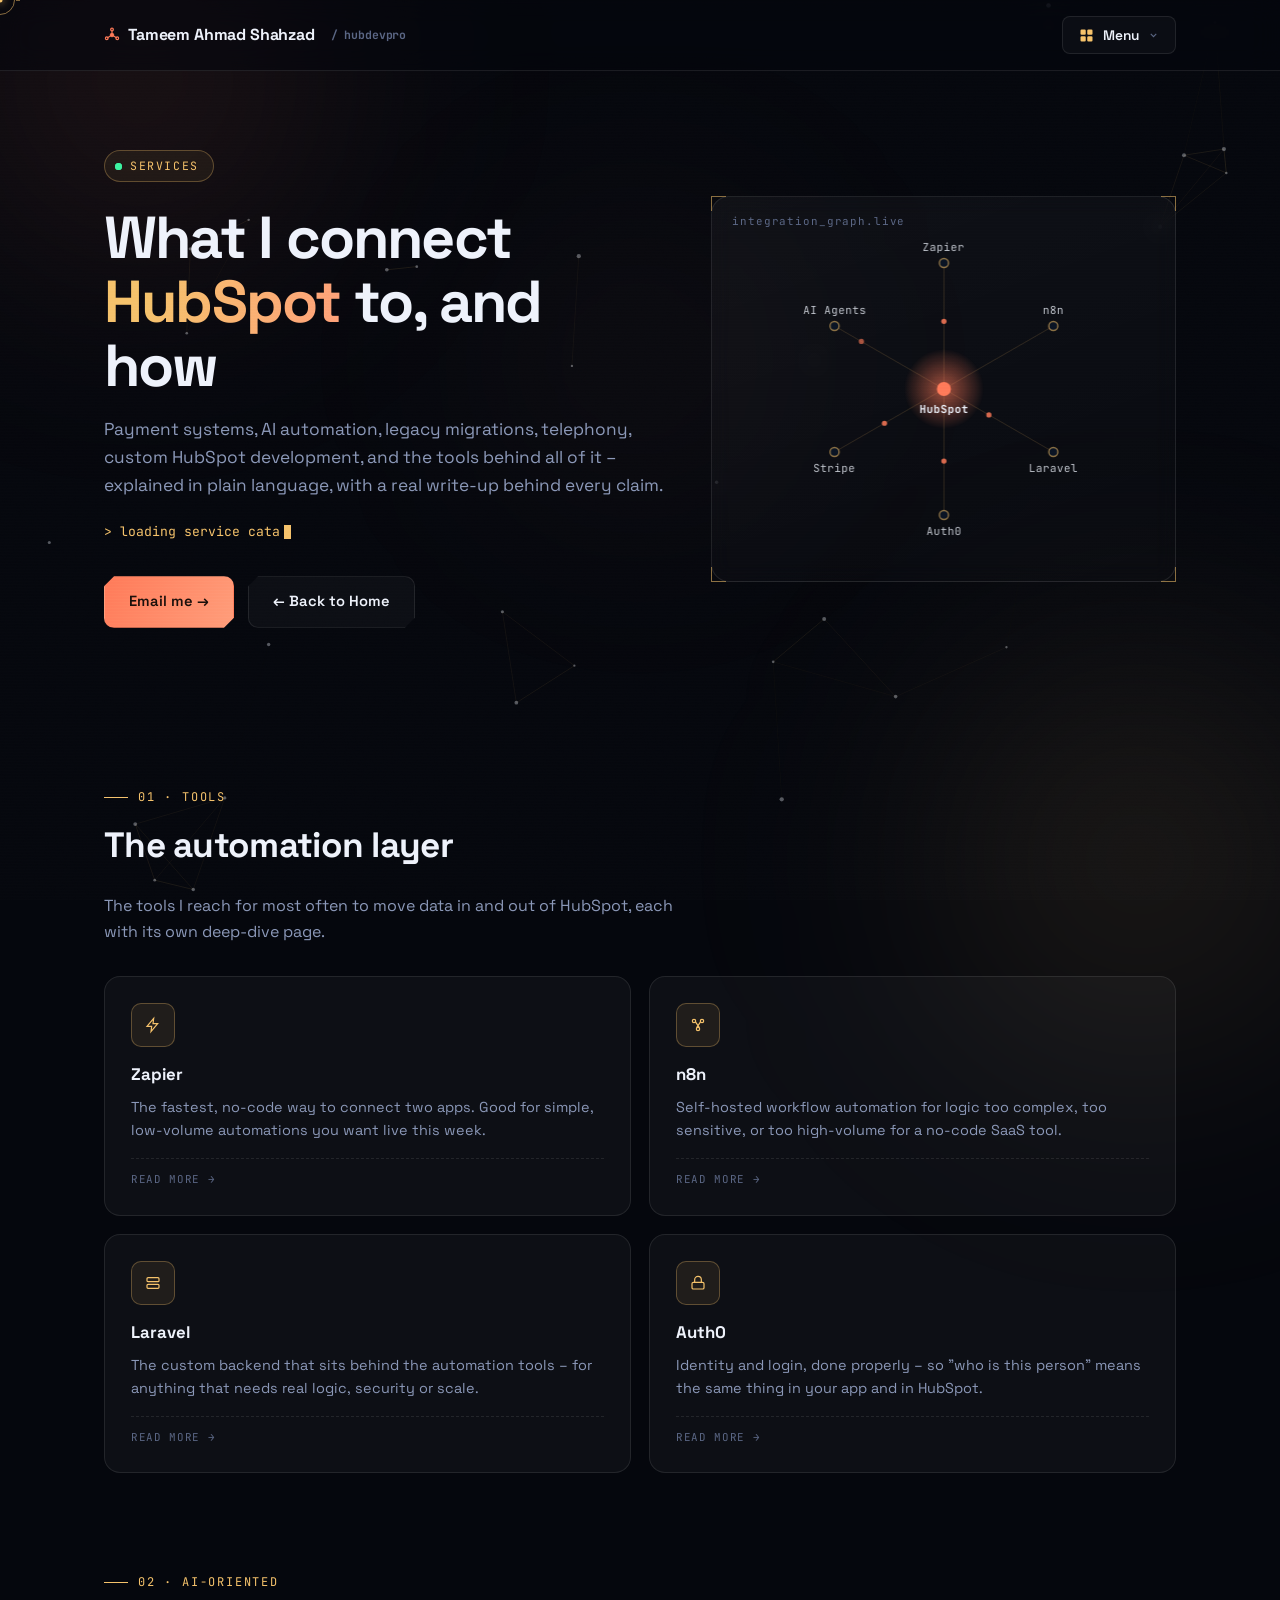
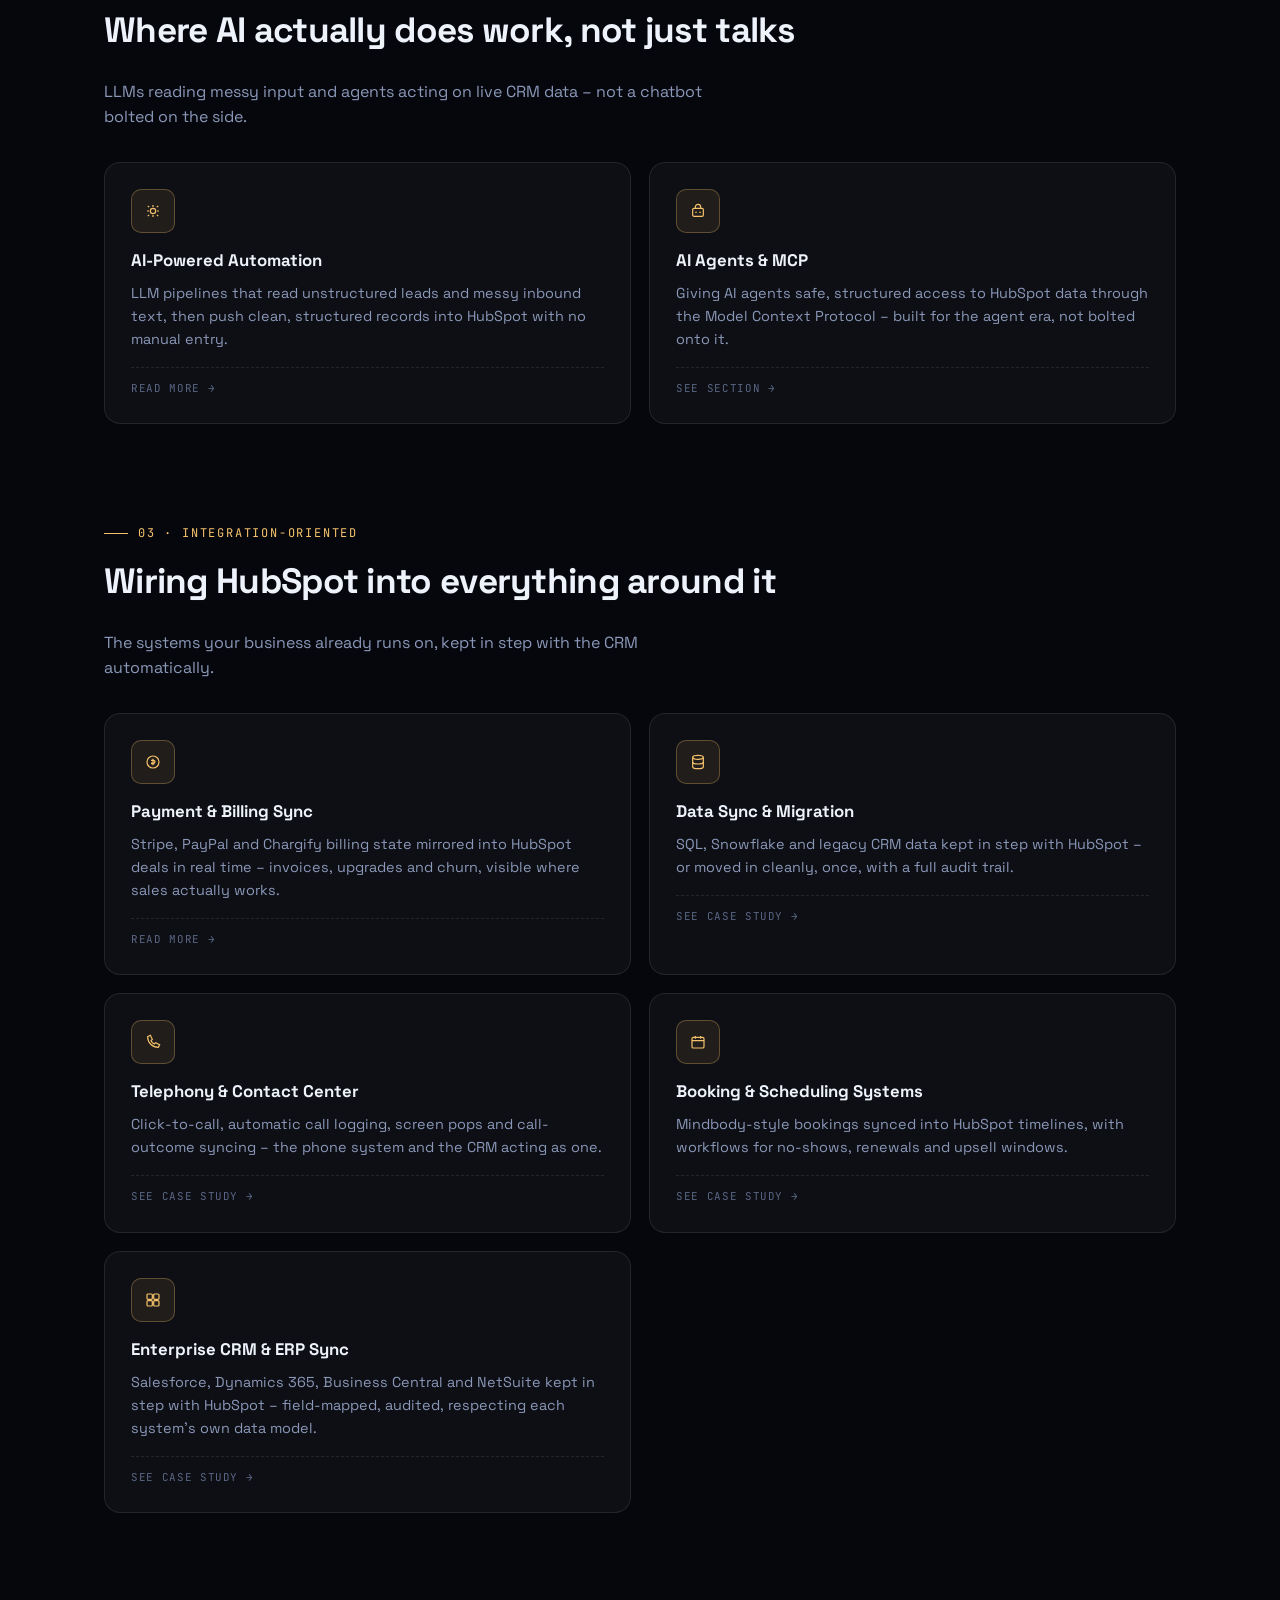
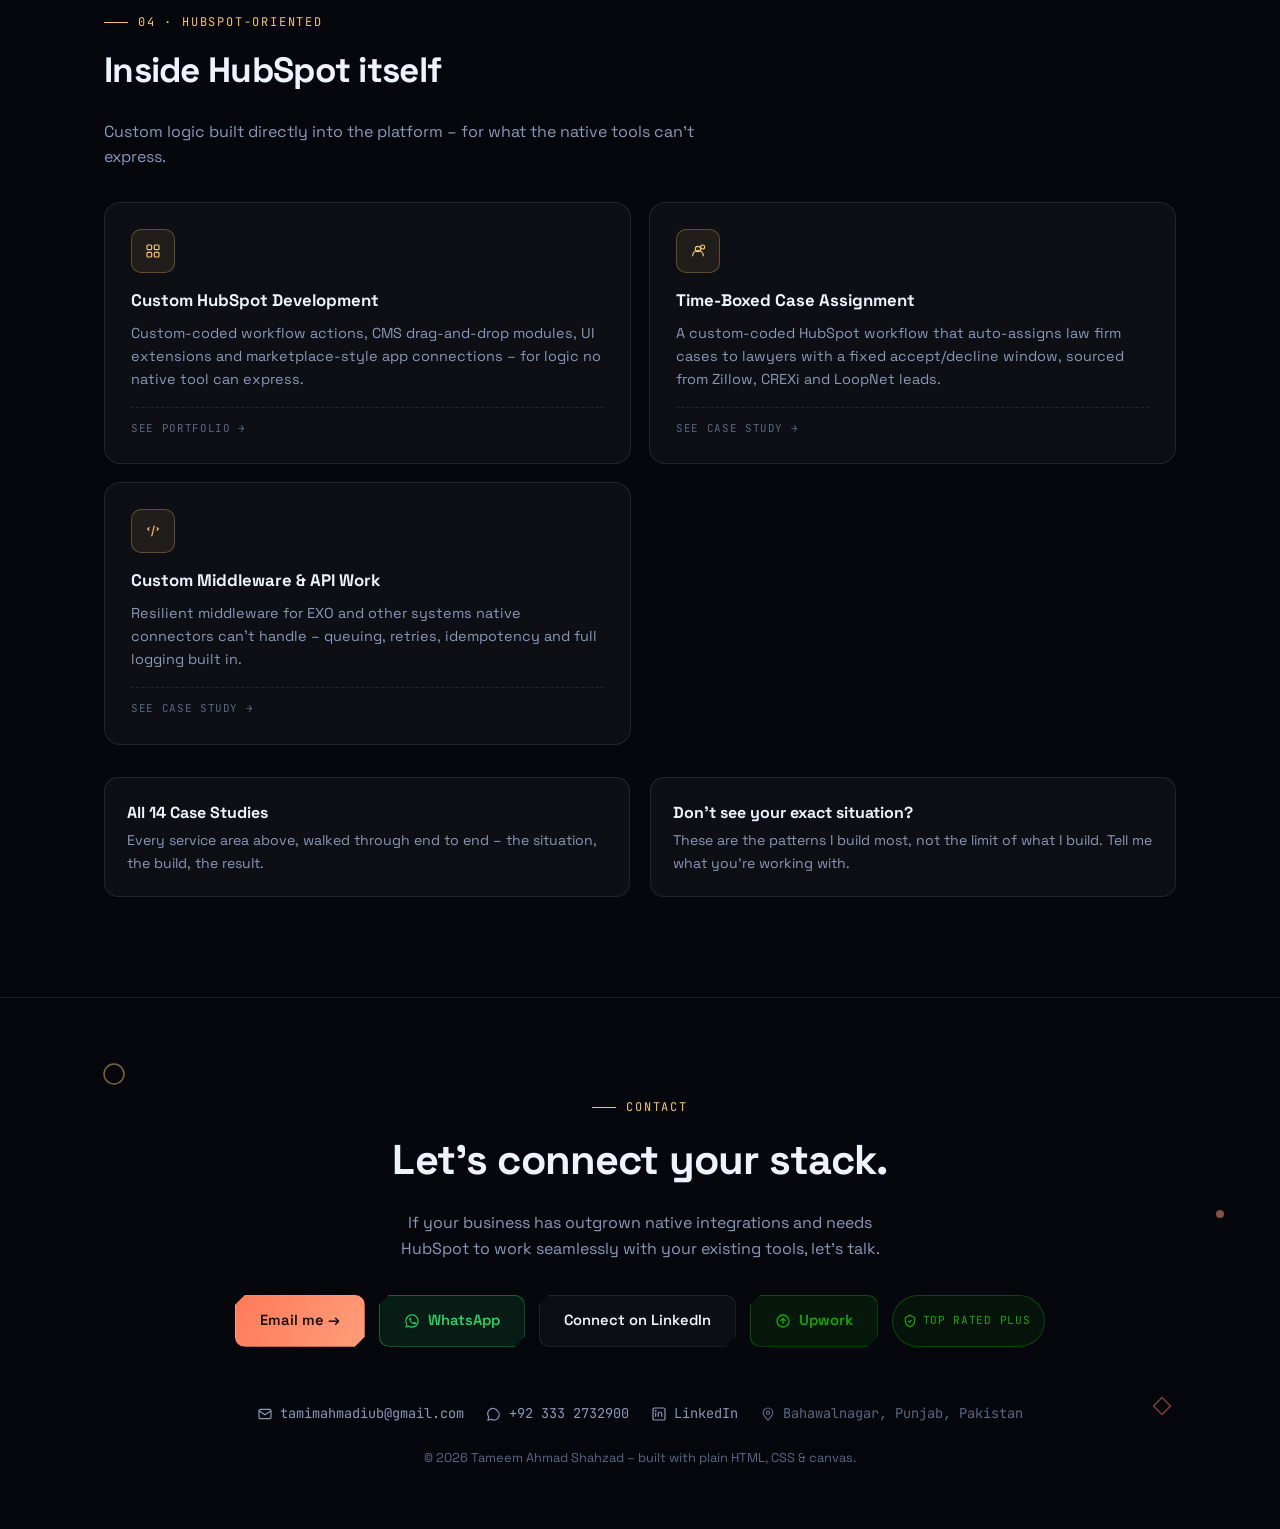
<file: services.html>
<!DOCTYPE html>
<html lang="en">
<head>
<meta charset="UTF-8">
<meta name="viewport" content="width=device-width, initial-scale=1.0">
<title>Services &ndash; HubSpot Integrations, AI Automation &amp; Custom Development | HubDevPro</title>
<meta name="description" content="Payment sync, AI-powered automation, data migration, telephony, custom HubSpot development and the tools behind them: Zapier, n8n, Laravel and Auth0 &ndash; explained in plain language.">
<meta property="og:title" content="Services &ndash; HubDevPro">
<meta property="og:description" content="Payment sync, AI-powered automation, data migration, telephony, custom HubSpot development and the tools behind them: Zapier, n8n, Laravel and Auth0 &ndash; explained in plain language.">
<meta property="og:image" content="https://hubdevpro.com/assets/gh-avatar.png">
<meta property="og:url" content="https://hubdevpro.com/services">
<meta property="og:type" content="website">
<meta name="twitter:card" content="summary">
<meta name="twitter:title" content="Services &ndash; HubDevPro">
<meta name="twitter:description" content="Payment sync, AI-powered automation, data migration, telephony, custom HubSpot development and the tools behind them: Zapier, n8n, Laravel and Auth0 &ndash; explained in plain language.">
<meta name="twitter:image" content="https://hubdevpro.com/assets/gh-avatar.png">
<meta name="robots" content="index, follow">
<meta name="theme-color" content="#05070d">
<link rel="canonical" href="https://hubdevpro.com/services">
<link rel="icon" type="image/png" href="assets/gh-avatar.png">
<link rel="preconnect" href="https://fonts.googleapis.com">
<link rel="preconnect" href="https://fonts.gstatic.com" crossorigin>
<link href="https://fonts.googleapis.com/css2?family=Space+Grotesk:wght@400;500;600;700&family=JetBrains+Mono:wght@400;500;600&display=swap" rel="stylesheet">
<link rel="stylesheet" href="assets/style.css">
</head>
<body>

<div id="boot">
  <div class="line" id="boot-line">INITIALIZING SYSTEM...</div>
  <div class="bar"><i id="boot-bar"></i></div>
  <div class="pct" id="boot-pct">0%</div>
</div>

<svg width="0" height="0" style="position:absolute" aria-hidden="true">
  <symbol id="hs-mark" viewBox="0 0 32 32">
    <line x1="16" y1="16" x2="16" y2="5" stroke="currentColor" stroke-width="2.2"/>
    <line x1="16" y1="16" x2="26.5" y2="22.5" stroke="currentColor" stroke-width="2.2"/>
    <line x1="16" y1="16" x2="5.5" y2="22.5" stroke="currentColor" stroke-width="2.2"/>
    <circle cx="16" cy="16" r="3.6" fill="currentColor"/>
    <circle cx="16" cy="5" r="2.8" fill="none" stroke="currentColor" stroke-width="2.2"/>
    <circle cx="26.5" cy="22.5" r="2.8" fill="none" stroke="currentColor" stroke-width="2.2"/>
    <circle cx="5.5" cy="22.5" r="2.8" fill="none" stroke="currentColor" stroke-width="2.2"/>
  </symbol>
</svg>

<canvas id="bg-canvas"></canvas>
<div class="noise"></div>
<div class="scanlines"></div>
<div class="scan-sweep"></div>
<div class="cursor-ring" id="cursor-ring"></div>
<div class="cursor-dot" id="cursor-dot"></div>
<div class="glow-orb orb-1"></div>
<div class="glow-orb orb-2"></div>
<div class="glow-orb orb-3"></div>

<nav>
  <div class="inner">
    <div class="logo"><a href="/" style="display:flex;align-items:center;gap:8px;text-decoration:none;color:inherit"><svg class="icon" style="width:20px;height:20px;color:var(--orange)"><use href="#hs-mark"/></svg>Tameem Ahmad Shahzad<span class="mono" style="color:var(--muted-dim);margin-left:8px;font-size:0.72rem">/ hubdevpro</span></a></div>
    <button class="menu-btn" id="menu-btn" aria-expanded="false" aria-controls="mega">
      <svg class="grid-ic" viewBox="0 0 20 20"><rect x="2" y="2" width="7" height="7" rx="1.5"/><rect x="11" y="2" width="7" height="7" rx="1.5"/><rect x="2" y="11" width="7" height="7" rx="1.5"/><rect x="11" y="11" width="7" height="7" rx="1.5"/></svg>
      Menu
      <svg class="chev" viewBox="0 0 20 20" fill="none" stroke="currentColor" stroke-width="2"><path d="M5 7l5 5 5-5"/></svg>
    </button>
  </div>
</nav>

<div class="mega" id="mega">
  <div class="mega-inner">
    <div>
      <div class="mega-label">Services</div>
      <a class="mega-item" href="payments">
        <span class="ic"><svg viewBox="0 0 24 24" fill="none" stroke="currentColor" stroke-width="1.8"><circle cx="12" cy="12" r="9"/><path d="M12 7v10M9 9.5h4a2 2 0 1 1 0 4H9M9 14.5h5"/></svg></span>
        <span class="txt"><b>Payments</b><span>Stripe, PayPal &amp; Chargify sync</span></span>
      </a>
      <a class="mega-item" href="ai-automation">
        <span class="ic"><svg viewBox="0 0 24 24" fill="none" stroke="currentColor" stroke-width="1.8"><path d="M12 3v3M12 18v3M4.2 4.2l2.1 2.1M17.7 17.7l2.1 2.1M3 12h3M18 12h3M4.2 19.8l2.1-2.1M17.7 6.3l2.1-2.1"/><circle cx="12" cy="12" r="4"/></svg></span>
        <span class="txt"><b>AI Automation</b><span>LLM lead parsing &amp; agents</span></span>
      </a>
      <a class="mega-item" href="zapier">
        <span class="ic"><svg viewBox="0 0 24 24" fill="none" stroke="currentColor" stroke-width="1.8"><path d="M13 2 3 14h7l-1 8 10-12h-7l1-8z"/></svg></span>
        <span class="txt"><b>Zapier</b><span>No-code automation, live in days</span></span>
      </a>
      <a class="mega-item" href="n8n">
        <span class="ic"><svg viewBox="0 0 24 24" fill="none" stroke="currentColor" stroke-width="1.8"><circle cx="6" cy="6" r="2.5"/><circle cx="18" cy="6" r="2.5"/><circle cx="12" cy="18" r="2.5"/><path d="M8 7l6 9M16 7l-6 9"/></svg></span>
        <span class="txt"><b>n8n</b><span>Self-hosted workflow automation</span></span>
      </a>
      <a class="mega-item" href="laravel">
        <span class="ic"><svg viewBox="0 0 24 24" fill="none" stroke="currentColor" stroke-width="1.8"><rect x="3" y="4" width="18" height="6" rx="1.5"/><rect x="3" y="14" width="18" height="6" rx="1.5"/></svg></span>
        <span class="txt"><b>Laravel</b><span>Custom backend for real logic</span></span>
      </a>
      <a class="mega-item" href="auth0">
        <span class="ic"><svg viewBox="0 0 24 24" fill="none" stroke="currentColor" stroke-width="1.8"><rect x="3" y="11" width="18" height="10" rx="2"/><path d="M7 11V7a5 5 0 0 1 10 0v4"/></svg></span>
        <span class="txt"><b>Auth0</b><span>Identity, login &amp; SSO</span></span>
      </a>
    </div>
    <div>
      <div class="mega-label">Explore</div>
      <div class="mega-simple">
        <a href="/">Home</a>
        <a href="/#about">About</a>
        <a href="/#portfolio">Portfolio</a>
        <a href="/#mcp-agents">AI Agents &amp; MCP</a>
        <a href="services">All Services</a>
      </div>
    </div>
    <div class="mega-cta">
      <div class="mega-label">Case Studies</div>
      <p>Fourteen real integration patterns, walked through end to end &ndash; the situation, the build, the result.</p>
      <a class="btn primary" href="case-studies">View Case Studies</a>
      <a class="btn ghost" href="/#contact">Contact Me</a>
    </div>
  </div>
</div>

<header style="min-height:auto;padding:150px 0 60px">
  <div class="wrap hero-grid">
    <div>
      <div class="kicker"><span class="ping"></span>Services</div>
      <h1>What I connect <span class="glitch-wrap"><span class="grad" data-text="HubSpot">HubSpot</span></span> to, and how</h1>
      <p class="tagline">Payment systems, AI automation, legacy migrations, telephony, custom HubSpot development, and the tools behind all of it &ndash; explained in plain language, with a real write-up behind every claim.</p>
      <div class="term mono" id="term-text-wrap"><span id="term-text"></span><span class="cur"></span></div>
      <div class="cta">
        <a class="btn primary" href="mailto:tamimahmadiub@gmail.com">Email me &rarr;</a>
        <a class="btn ghost" href="/">&larr; Back to Home</a>
      </div>
    </div>
    <div class="diagram hud">
      <div class="c2"></div>
      <div class="tag mono">integration_graph.live</div>
      <canvas id="hero-canvas"></canvas>
    </div>
  </div>
</header>

<section id="services-grid">
  <div class="wrap reveal">
    <div class="eyebrow">01 &middot; Tools</div>
    <h2>The automation layer</h2>
    <p style="color:var(--muted);max-width:60ch;margin:-20px 0 32px">The tools I reach for most often to move data in and out of HubSpot, each with its own deep-dive page.</p>
    <div class="cap-grid">

      <a href="zapier" class="cap hud" style="text-decoration:none;color:inherit;display:block">
        <div class="c2"></div>
        <div class="thumb" style="width:44px;height:44px;border-radius:10px;display:flex;align-items:center;justify-content:center;background:rgba(245,194,107,0.08);border:1px solid rgba(245,194,107,0.3);margin-bottom:14px">
          <svg class="icon" style="width:22px;height:22px;color:var(--gold)" viewBox="0 0 24 24"><path d="M13 2 3 14h7l-1 8 10-12h-7l1-8z"/></svg>
        </div>
        <h3>Zapier</h3>
        <p>The fastest, no-code way to connect two apps. Good for simple, low-volume automations you want live this week.</p>
        <div class="meta">READ MORE &rarr;</div>
      </a>

      <a href="n8n" class="cap hud" style="text-decoration:none;color:inherit;display:block">
        <div class="c2"></div>
        <div class="thumb" style="width:44px;height:44px;border-radius:10px;display:flex;align-items:center;justify-content:center;background:rgba(245,194,107,0.08);border:1px solid rgba(245,194,107,0.3);margin-bottom:14px">
          <svg class="icon" style="width:22px;height:22px;color:var(--gold)" viewBox="0 0 24 24"><circle cx="6" cy="6" r="2.5"/><circle cx="18" cy="6" r="2.5"/><circle cx="12" cy="18" r="2.5"/><path d="M8 7l6 9M16 7l-6 9"/></svg>
        </div>
        <h3>n8n</h3>
        <p>Self-hosted workflow automation for logic too complex, too sensitive, or too high-volume for a no-code SaaS tool.</p>
        <div class="meta">READ MORE &rarr;</div>
      </a>

      <a href="laravel" class="cap hud" style="text-decoration:none;color:inherit;display:block">
        <div class="c2"></div>
        <div class="thumb" style="width:44px;height:44px;border-radius:10px;display:flex;align-items:center;justify-content:center;background:rgba(245,194,107,0.08);border:1px solid rgba(245,194,107,0.3);margin-bottom:14px">
          <svg class="icon" style="width:22px;height:22px;color:var(--gold)" viewBox="0 0 24 24"><rect x="3" y="4" width="18" height="6" rx="1.5"/><rect x="3" y="14" width="18" height="6" rx="1.5"/></svg>
        </div>
        <h3>Laravel</h3>
        <p>The custom backend that sits behind the automation tools &ndash; for anything that needs real logic, security or scale.</p>
        <div class="meta">READ MORE &rarr;</div>
      </a>

      <a href="auth0" class="cap hud" style="text-decoration:none;color:inherit;display:block">
        <div class="c2"></div>
        <div class="thumb" style="width:44px;height:44px;border-radius:10px;display:flex;align-items:center;justify-content:center;background:rgba(245,194,107,0.08);border:1px solid rgba(245,194,107,0.3);margin-bottom:14px">
          <svg class="icon" style="width:22px;height:22px;color:var(--gold)" viewBox="0 0 24 24"><rect x="3" y="11" width="18" height="10" rx="2"/><path d="M7 11V7a5 5 0 0 1 10 0v4"/></svg>
        </div>
        <h3>Auth0</h3>
        <p>Identity and login, done properly &ndash; so &quot;who is this person&quot; means the same thing in your app and in HubSpot.</p>
        <div class="meta">READ MORE &rarr;</div>
      </a>

    </div>
  </div>
</section>

<section id="ai-oriented" style="padding-top:0">
  <div class="wrap reveal">
    <div class="eyebrow">02 &middot; AI-Oriented</div>
    <h2>Where AI actually does work, not just talks</h2>
    <p style="color:var(--muted);max-width:60ch;margin:-20px 0 32px">LLMs reading messy input and agents acting on live CRM data &ndash; not a chatbot bolted on the side.</p>
    <div class="cap-grid">

      <a href="ai-automation" class="cap hud" style="text-decoration:none;color:inherit;display:block">
        <div class="c2"></div>
        <div class="thumb" style="width:44px;height:44px;border-radius:10px;display:flex;align-items:center;justify-content:center;background:rgba(245,194,107,0.08);border:1px solid rgba(245,194,107,0.3);margin-bottom:14px">
          <svg class="icon" style="width:22px;height:22px;color:var(--gold)" viewBox="0 0 24 24"><path d="M12 3v3M12 18v3M4.2 4.2l2.1 2.1M17.7 17.7l2.1 2.1M3 12h3M18 12h3M4.2 19.8l2.1-2.1M17.7 6.3l2.1-2.1"/><circle cx="12" cy="12" r="4"/></svg>
        </div>
        <h3>AI-Powered Automation</h3>
        <p>LLM pipelines that read unstructured leads and messy inbound text, then push clean, structured records into HubSpot with no manual entry.</p>
        <div class="meta">READ MORE &rarr;</div>
      </a>

      <a href="/#mcp-agents" class="cap hud" style="text-decoration:none;color:inherit;display:block">
        <div class="c2"></div>
        <div class="thumb" style="width:44px;height:44px;border-radius:10px;display:flex;align-items:center;justify-content:center;background:rgba(245,194,107,0.08);border:1px solid rgba(245,194,107,0.3);margin-bottom:14px">
          <svg class="icon" style="width:22px;height:22px;color:var(--gold)" viewBox="0 0 24 24"><rect x="4" y="8" width="16" height="12" rx="2"/><path d="M8 8V6a4 4 0 0 1 8 0v2"/><circle cx="9" cy="14" r="1.2" fill="currentColor" stroke="none"/><circle cx="15" cy="14" r="1.2" fill="currentColor" stroke="none"/></svg>
        </div>
        <h3>AI Agents &amp; MCP</h3>
        <p>Giving AI agents safe, structured access to HubSpot data through the Model Context Protocol &ndash; built for the agent era, not bolted onto it.</p>
        <div class="meta">SEE SECTION &rarr;</div>
      </a>

    </div>
  </div>
</section>

<section id="integration-oriented" style="padding-top:0">
  <div class="wrap reveal">
    <div class="eyebrow">03 &middot; Integration-Oriented</div>
    <h2>Wiring HubSpot into everything around it</h2>
    <p style="color:var(--muted);max-width:60ch;margin:-20px 0 32px">The systems your business already runs on, kept in step with the CRM automatically.</p>
    <div class="cap-grid">

      <a href="payments" class="cap hud" style="text-decoration:none;color:inherit;display:block">
        <div class="c2"></div>
        <div class="thumb" style="width:44px;height:44px;border-radius:10px;display:flex;align-items:center;justify-content:center;background:rgba(245,194,107,0.08);border:1px solid rgba(245,194,107,0.3);margin-bottom:14px">
          <svg class="icon" style="width:22px;height:22px;color:var(--gold)" viewBox="0 0 24 24"><circle cx="12" cy="12" r="9"/><path d="M12 7v10M9 9.5h4a2 2 0 1 1 0 4H9M9 14.5h5"/></svg>
        </div>
        <h3>Payment &amp; Billing Sync</h3>
        <p>Stripe, PayPal and Chargify billing state mirrored into HubSpot deals in real time &ndash; invoices, upgrades and churn, visible where sales actually works.</p>
        <div class="meta">READ MORE &rarr;</div>
      </a>

      <a href="case-studies#sqlsync" class="cap hud" style="text-decoration:none;color:inherit;display:block">
        <div class="c2"></div>
        <div class="thumb" style="width:44px;height:44px;border-radius:10px;display:flex;align-items:center;justify-content:center;background:rgba(245,194,107,0.08);border:1px solid rgba(245,194,107,0.3);margin-bottom:14px">
          <svg class="icon" style="width:22px;height:22px;color:var(--gold)" viewBox="0 0 24 24"><ellipse cx="12" cy="5" rx="8" ry="3"/><path d="M4 5v14c0 1.7 3.6 3 8 3s8-1.3 8-3V5"/><path d="M4 12c0 1.7 3.6 3 8 3s8-1.3 8-3"/></svg>
        </div>
        <h3>Data Sync &amp; Migration</h3>
        <p>SQL, Snowflake and legacy CRM data kept in step with HubSpot &ndash; or moved in cleanly, once, with a full audit trail.</p>
        <div class="meta">SEE CASE STUDY &rarr;</div>
      </a>

      <a href="case-studies#telephony" class="cap hud" style="text-decoration:none;color:inherit;display:block">
        <div class="c2"></div>
        <div class="thumb" style="width:44px;height:44px;border-radius:10px;display:flex;align-items:center;justify-content:center;background:rgba(245,194,107,0.08);border:1px solid rgba(245,194,107,0.3);margin-bottom:14px">
          <svg class="icon" style="width:22px;height:22px;color:var(--gold)" viewBox="0 0 24 24"><path d="M4 4c0 9 7 16 16 16l2-4-6-3-2 2c-2-1-4-3-5-5l2-2-3-6z"/></svg>
        </div>
        <h3>Telephony &amp; Contact Center</h3>
        <p>Click-to-call, automatic call logging, screen pops and call-outcome syncing &ndash; the phone system and the CRM acting as one.</p>
        <div class="meta">SEE CASE STUDY &rarr;</div>
      </a>

      <a href="case-studies#booking" class="cap hud" style="text-decoration:none;color:inherit;display:block">
        <div class="c2"></div>
        <div class="thumb" style="width:44px;height:44px;border-radius:10px;display:flex;align-items:center;justify-content:center;background:rgba(245,194,107,0.08);border:1px solid rgba(245,194,107,0.3);margin-bottom:14px">
          <svg class="icon" style="width:22px;height:22px;color:var(--gold)" viewBox="0 0 24 24"><rect x="3" y="5" width="18" height="16" rx="2"/><path d="M3 10h18M8 3v4M16 3v4"/></svg>
        </div>
        <h3>Booking &amp; Scheduling Systems</h3>
        <p>Mindbody-style bookings synced into HubSpot timelines, with workflows for no-shows, renewals and upsell windows.</p>
        <div class="meta">SEE CASE STUDY &rarr;</div>
      </a>

      <a href="case-studies#erp" class="cap hud" style="text-decoration:none;color:inherit;display:block">
        <div class="c2"></div>
        <div class="thumb" style="width:44px;height:44px;border-radius:10px;display:flex;align-items:center;justify-content:center;background:rgba(245,194,107,0.08);border:1px solid rgba(245,194,107,0.3);margin-bottom:14px">
          <svg class="icon" style="width:22px;height:22px;color:var(--gold)" viewBox="0 0 24 24"><rect x="3" y="3" width="8" height="8" rx="1.5"/><rect x="13" y="3" width="8" height="8" rx="1.5"/><rect x="3" y="13" width="8" height="8" rx="1.5"/><rect x="13" y="13" width="8" height="8" rx="1.5"/></svg>
        </div>
        <h3>Enterprise CRM &amp; ERP Sync</h3>
        <p>Salesforce, Dynamics 365, Business Central and NetSuite kept in step with HubSpot &ndash; field-mapped, audited, respecting each system&#8217;s own data model.</p>
        <div class="meta">SEE CASE STUDY &rarr;</div>
      </a>

    </div>
  </div>
</section>

<section id="hubspot-oriented" style="padding-top:0">
  <div class="wrap reveal">
    <div class="eyebrow">04 &middot; HubSpot-Oriented</div>
    <h2>Inside HubSpot itself</h2>
    <p style="color:var(--muted);max-width:60ch;margin:-20px 0 32px">Custom logic built directly into the platform &ndash; for what the native tools can&#8217;t express.</p>
    <div class="cap-grid">

      <a href="/#portfolio" class="cap hud" style="text-decoration:none;color:inherit;display:block">
        <div class="c2"></div>
        <div class="thumb" style="width:44px;height:44px;border-radius:10px;display:flex;align-items:center;justify-content:center;background:rgba(245,194,107,0.08);border:1px solid rgba(245,194,107,0.3);margin-bottom:14px">
          <svg class="icon" style="width:22px;height:22px;color:var(--gold)" viewBox="0 0 24 24"><rect x="3" y="3" width="7" height="7" rx="1.5"/><rect x="14" y="3" width="7" height="7" rx="1.5"/><rect x="3" y="14" width="7" height="7" rx="1.5"/><rect x="14" y="14" width="7" height="7" rx="1.5"/></svg>
        </div>
        <h3>Custom HubSpot Development</h3>
        <p>Custom-coded workflow actions, CMS drag-and-drop modules, UI extensions and marketplace-style app connections &ndash; for logic no native tool can express.</p>
        <div class="meta">SEE PORTFOLIO &rarr;</div>
      </a>

      <a href="case-studies#lawfirm" class="cap hud" style="text-decoration:none;color:inherit;display:block">
        <div class="c2"></div>
        <div class="thumb" style="width:44px;height:44px;border-radius:10px;display:flex;align-items:center;justify-content:center;background:rgba(245,194,107,0.08);border:1px solid rgba(245,194,107,0.3);margin-bottom:14px">
          <svg class="icon" style="width:22px;height:22px;color:var(--gold)" viewBox="0 0 24 24"><circle cx="12" cy="9" r="4"/><path d="M4 20v-1a8 8 0 0 1 16 0v1"/><circle cx="19" cy="6" r="3"/></svg>
        </div>
        <h3>Time-Boxed Case Assignment</h3>
        <p>A custom-coded HubSpot workflow that auto-assigns law firm cases to lawyers with a fixed accept/decline window, sourced from Zillow, CREXi and LoopNet leads.</p>
        <div class="meta">SEE CASE STUDY &rarr;</div>
      </a>

      <a href="case-studies#middleware" class="cap hud" style="text-decoration:none;color:inherit;display:block">
        <div class="c2"></div>
        <div class="thumb" style="width:44px;height:44px;border-radius:10px;display:flex;align-items:center;justify-content:center;background:rgba(245,194,107,0.08);border:1px solid rgba(245,194,107,0.3);margin-bottom:14px">
          <svg class="icon" style="width:22px;height:22px;color:var(--gold)" viewBox="0 0 24 24"><path d="M6.5 6.5 4 9l2.5 2.5M17.5 6.5 20 9l-2.5 2.5M14 4l-4 16"/></svg>
        </div>
        <h3>Custom Middleware &amp; API Work</h3>
        <p>Resilient middleware for EXO and other systems native connectors can't handle &ndash; queuing, retries, idempotency and full logging built in.</p>
        <div class="meta">SEE CASE STUDY &rarr;</div>
      </a>

    </div>

    <div class="grid2" style="margin-top:32px">
      <a href="case-studies" class="card" style="text-decoration:none;color:inherit">
        <h3>All 14 Case Studies</h3>
        <p>Every service area above, walked through end to end &ndash; the situation, the build, the result.</p>
      </a>
      <a href="mailto:tamimahmadiub@gmail.com" class="card" style="text-decoration:none;color:inherit">
        <h3>Don&#8217;t see your exact situation?</h3>
        <p>These are the patterns I build most, not the limit of what I build. Tell me what you're working with.</p>
      </a>
    </div>
  </div>
</section>

<footer id="contact">
  <div class="floaters">
    <span class="fl a" style="top:12%;left:8%;animation-duration:9s"><svg width="24" height="24" viewBox="0 0 24 24"><circle cx="12" cy="12" r="10" fill="none" stroke="#f5c26b" stroke-width="1.5"/></svg></span>
    <span class="fl b" style="top:75%;left:90%;animation-duration:8s;animation-delay:.5s"><svg width="20" height="20" viewBox="0 0 20 20"><rect x="4" y="4" width="12" height="12" fill="none" stroke="#ff7a59" stroke-width="1.5" transform="rotate(45 10 10)"/></svg></span>
    <span class="fl c" style="top:40%;left:95%;animation-duration:6.5s"><svg width="8" height="8" viewBox="0 0 8 8"><circle cx="4" cy="4" r="4" fill="#ff9d7a"/></svg></span>
  </div>
  <div class="wrap reveal">
    <div class="eyebrow" style="justify-content:center">Contact</div>
    <h2>Let&#8217;s connect your stack.</h2>
    <p class="lead">If your business has outgrown native integrations and needs HubSpot to work seamlessly with your existing tools, let&#8217;s talk.</p>
    <div class="cta">
      <a class="btn primary" href="mailto:tamimahmadiub@gmail.com">Email me &rarr;</a>
      <a class="btn whatsapp" href="https://wa.me/923332732900" target="_blank" rel="noopener">
        <svg width="16" height="16" viewBox="0 0 24 24" fill="currentColor" aria-hidden="true"><path d="M17.5 14.4c-.3-.1-1.6-.8-1.9-.9-.2-.1-.4-.1-.6.1-.2.3-.7.9-.8 1-.2.2-.3.2-.5.1-.3-.1-1.2-.4-2.3-1.4-.9-.8-1.4-1.7-1.6-2-.2-.3 0-.5.1-.6.1-.1.3-.3.4-.5.1-.1.2-.3.3-.4.1-.2 0-.4 0-.5C11.1 9.2 10.7 8 10.5 7.5c-.2-.4-.3-.4-.5-.4h-.5c-.2 0-.5.1-.7.3-.2.3-.9.9-.9 2.1s.9 2.5 1.1 2.7c.1.2 1.9 2.9 4.6 4 .6.3 1.1.4 1.5.6.6.2 1.2.2 1.6.1.5-.1 1.6-.6 1.8-1.3.2-.6.2-1.1.2-1.2-.1-.1-.2-.2-.5-.3zM12 2C6.5 2 2 6.5 2 12c0 1.8.5 3.6 1.4 5.1L2 22l5.1-1.3C8.5 21.5 10.2 22 12 22c5.5 0 10-4.5 10-10S17.5 2 12 2zm0 18.2c-1.6 0-3.2-.4-4.5-1.2l-.3-.2-3 .8.8-3-.2-.3C4 14.9 3.6 13.5 3.6 12 3.6 7.4 7.4 3.6 12 3.6S20.4 7.4 20.4 12 16.6 20.2 12 20.2z"/></svg>
        WhatsApp
      </a>
      <a class="btn ghost" href="https://www.linkedin.com/in/tameemahmad-shahzad-2022a8174" target="_blank" rel="noopener">Connect on LinkedIn</a>
      <a class="btn upwork" href="https://www.upwork.com/freelancers/~011467e34f815ba25b" target="_blank" rel="noopener"><svg width="16" height="16" viewBox="0 0 24 24" fill="none" stroke="currentColor" stroke-width="2" aria-hidden="true"><circle cx="12" cy="12" r="9"/><path d="M12 16V8M8 12l4-4 4 4"/></svg>Upwork</a>
      <a class="trp-badge" href="https://www.upwork.com/freelancers/~011467e34f815ba25b" target="_blank" rel="noopener"><svg viewBox="0 0 24 24" fill="none" stroke="currentColor" stroke-width="2"><path d="M12 2l8 4v6c0 5-3.5 8-8 10-4.5-2-8-5-8-10V6z"/><path d="M9 12l2 2 4-4"/></svg>TOP RATED PLUS</a>
    </div>
    <div class="contact-links">
      <a href="mailto:tamimahmadiub@gmail.com"><svg class="icon" viewBox="0 0 24 24"><rect x="3" y="5" width="18" height="14" rx="2"/><path d="M3 7l9 6 9-6"/></svg>tamimahmadiub@gmail.com</a>
      <a href="https://wa.me/923332732900" target="_blank" rel="noopener"><svg class="icon" viewBox="0 0 24 24"><path d="M17 7a8 8 0 1 0-13 9.4L3 21l4.8-1a8 8 0 0 0 9.2-13z"/></svg>+92 333 2732900</a>
      <a href="https://www.linkedin.com/in/tameemahmad-shahzad-2022a8174" target="_blank" rel="noopener"><svg class="icon" viewBox="0 0 24 24"><rect x="3" y="3" width="18" height="18" rx="2"/><line x1="7" y1="10" x2="7" y2="16"/><circle cx="7" cy="7" r="0.6" fill="currentColor"/><path d="M11 16v-6"/><path d="M11 11c0-1.5 1-2 2.2-2 1.6 0 2.8 1 2.8 3v4"/></svg>LinkedIn</a>
      <span><svg class="icon" viewBox="0 0 24 24"><path d="M12 21s-7-6.5-7-11a7 7 0 0 1 14 0c0 4.5-7 11-7 11z"/><circle cx="12" cy="10" r="2.4"/></svg>Bahawalnagar, Punjab, Pakistan</span>
    </div>
    <small>&copy; <span id="year"></span> Tameem Ahmad Shahzad &ndash; built with plain HTML, CSS &amp; canvas.</small>
  </div>
</footer>

<script src="assets/site.js"></script>
<script>
HDP.termType('term-text', ['> loading service catalog ... OK']);
HDP.heroDiagram('hero-canvas', 'HubSpot', ['Zapier','n8n','Laravel','Auth0','Stripe','AI Agents']);
</script>
</body>
</html>
</file>
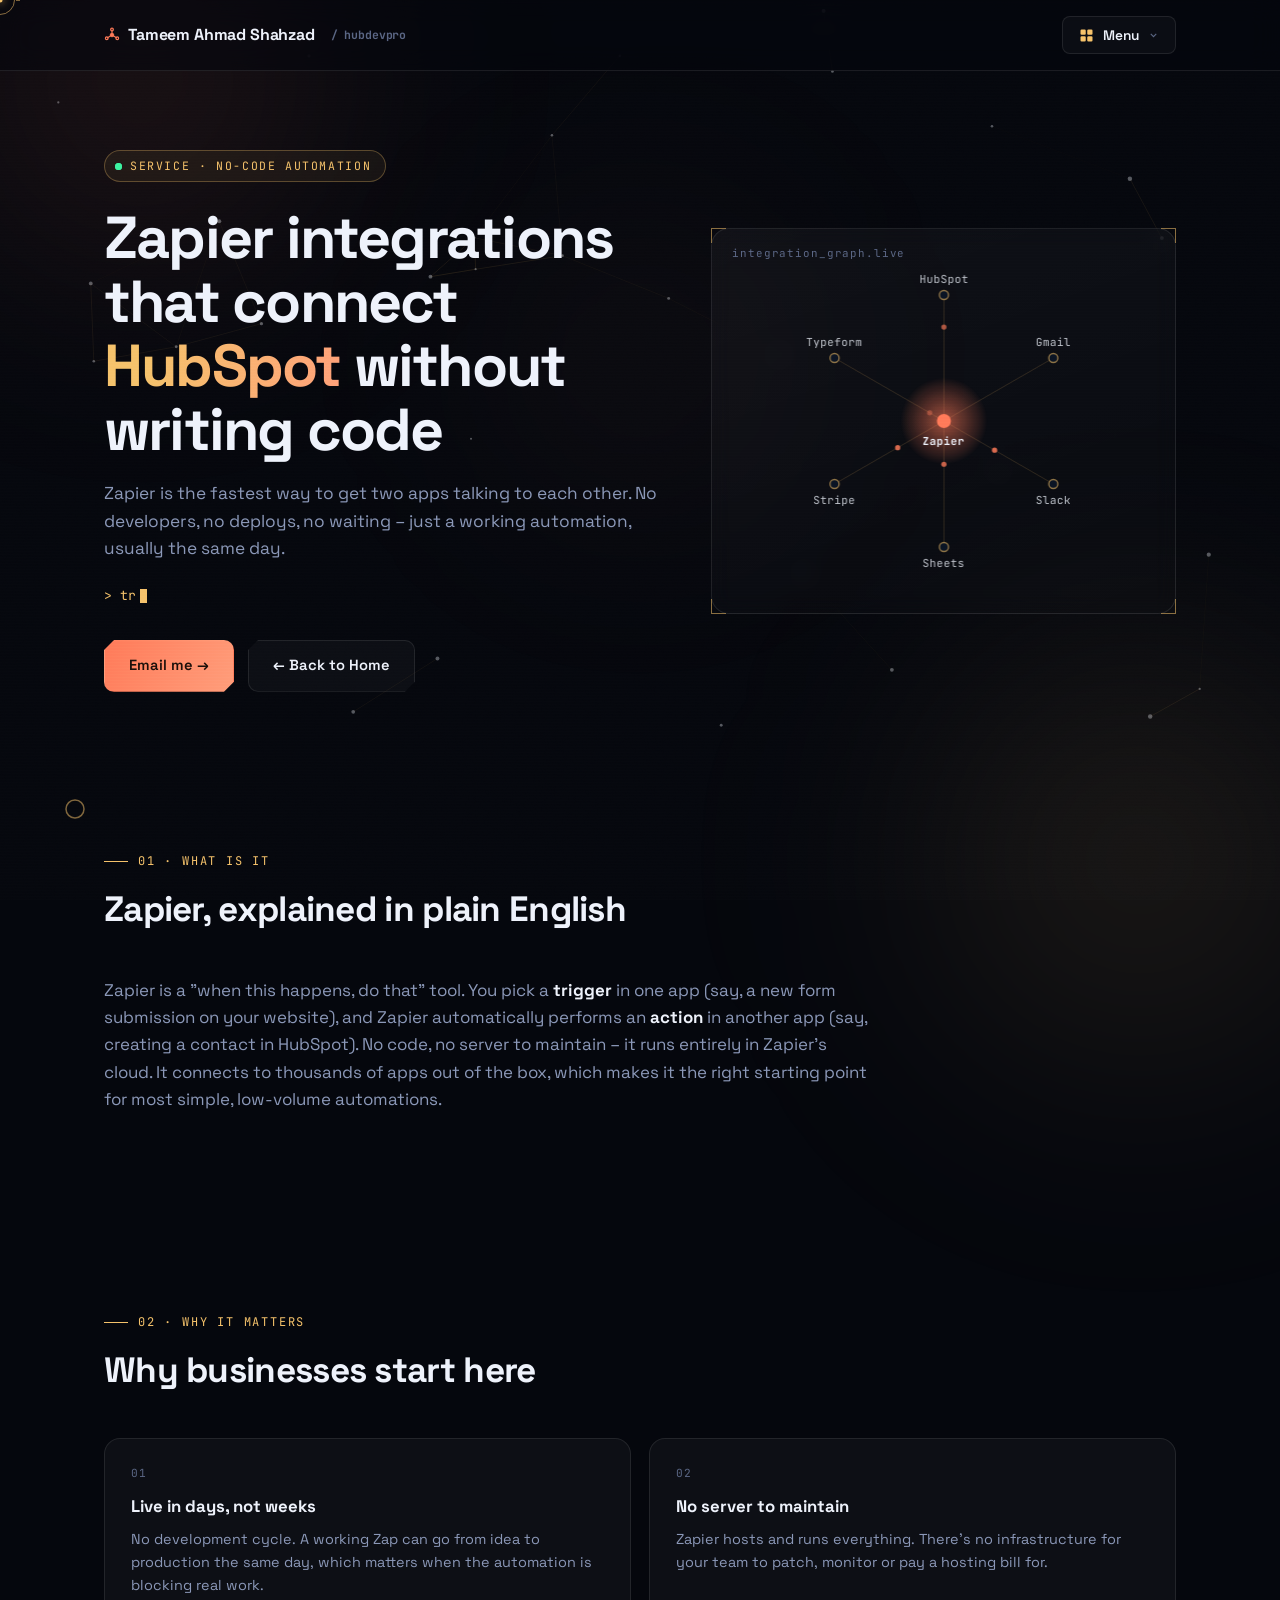
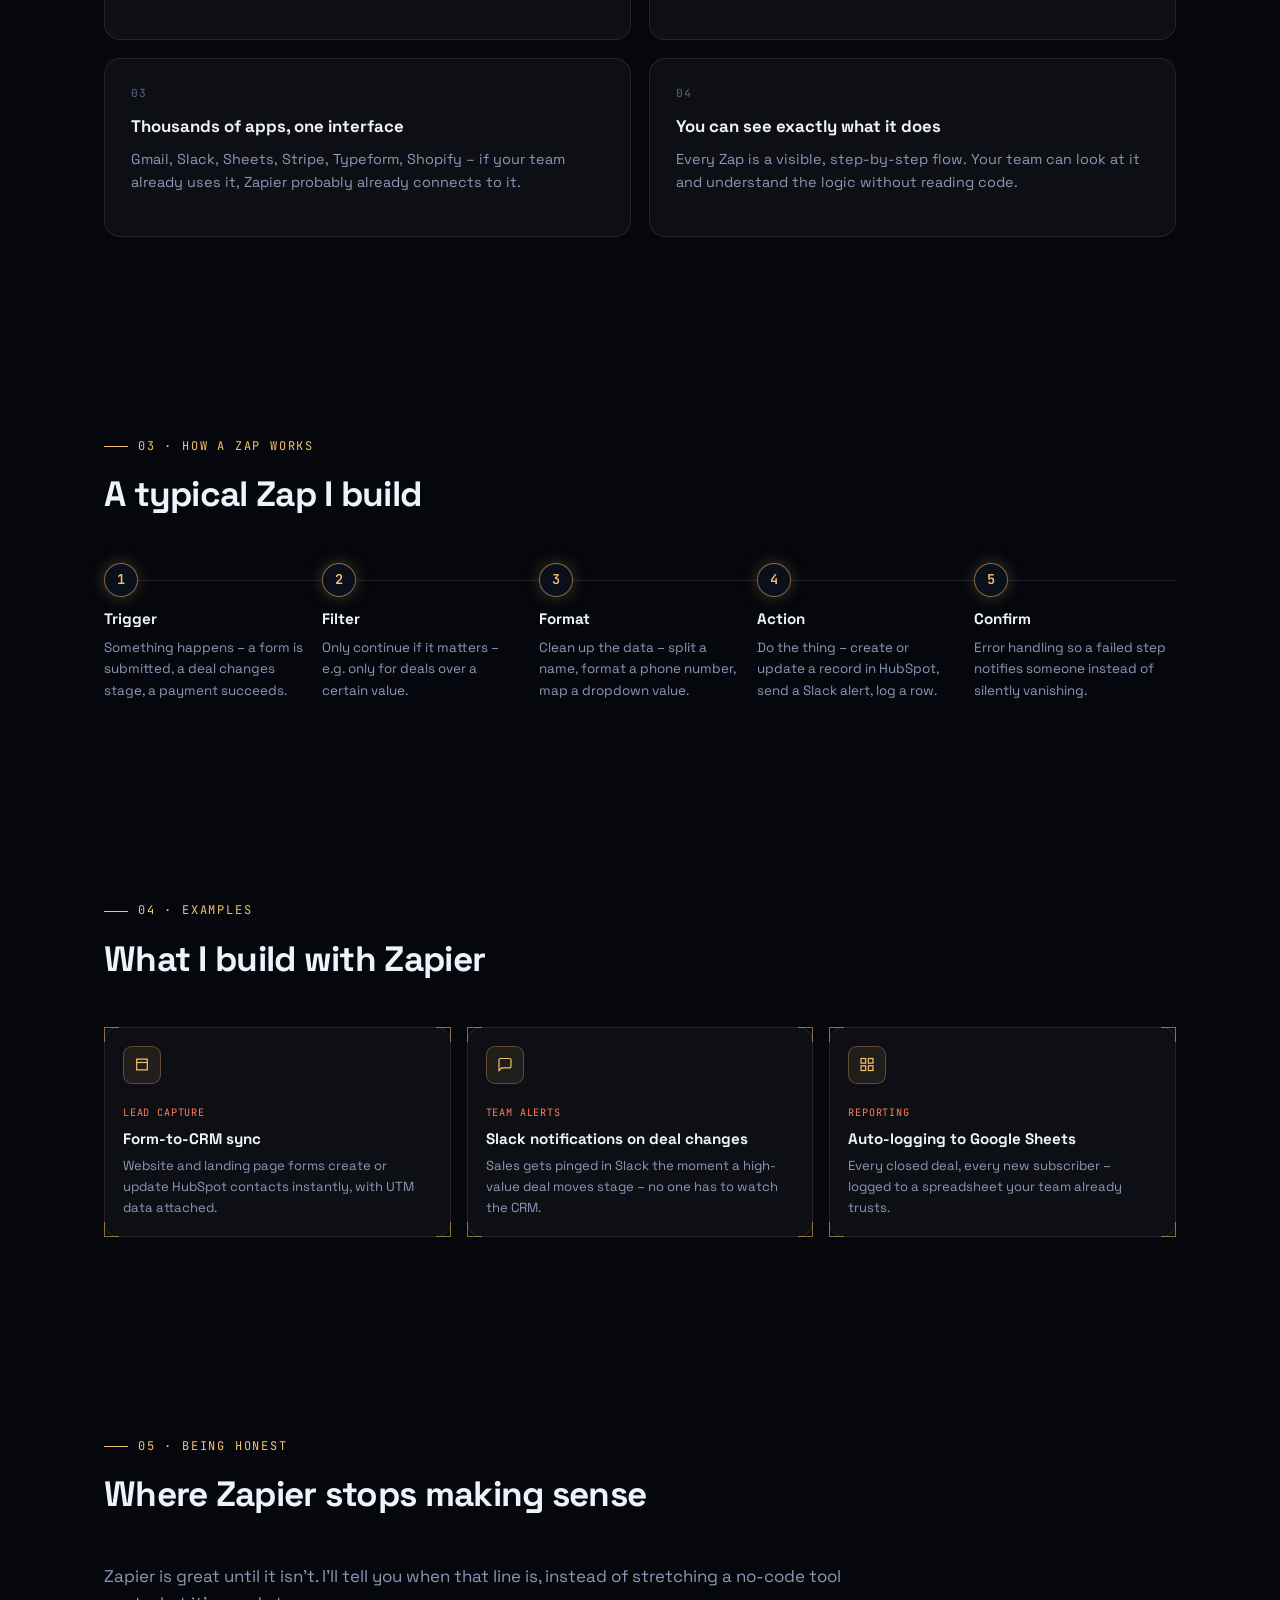
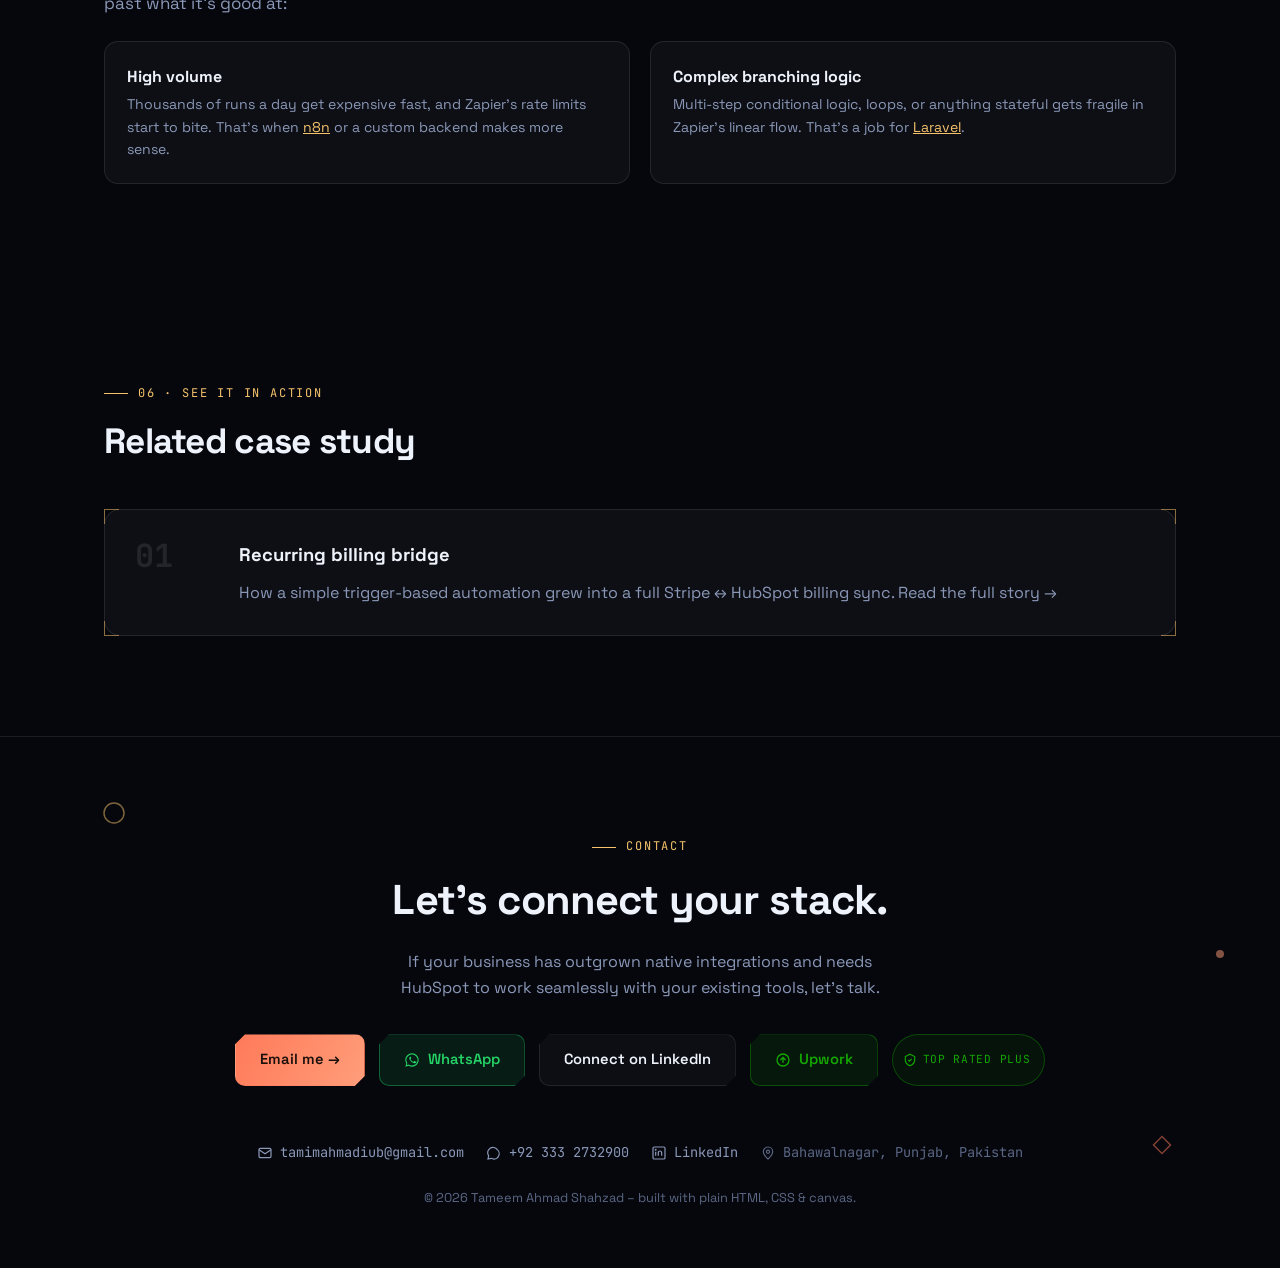
<file: zapier.html>
<!DOCTYPE html>
<html lang="en">
<head>
<meta charset="UTF-8">
<meta name="viewport" content="width=device-width, initial-scale=1.0">
<title>Zapier + HubSpot Integrations, Explained | HubDevPro</title>
<meta name="description" content="What Zapier is, why it matters for your business, and what kind of HubSpot automations I build with it &ndash; explained in plain language.">
<meta property="og:title" content="Zapier + HubSpot &ndash; HubDevPro">
<meta property="og:description" content="What Zapier is, why it matters for your business, and what kind of HubSpot automations I build with it &ndash; explained in plain language.">
<meta property="og:image" content="https://hubdevpro.com/assets/gh-avatar.png">
<meta property="og:url" content="https://hubdevpro.com/zapier">
<meta property="og:type" content="website">
<meta name="twitter:card" content="summary">
<meta name="twitter:title" content="Zapier + HubSpot &ndash; HubDevPro">
<meta name="twitter:description" content="What Zapier is, why it matters for your business, and what kind of HubSpot automations I build with it &ndash; explained in plain language.">
<meta name="twitter:image" content="https://hubdevpro.com/assets/gh-avatar.png">
<meta name="robots" content="index, follow">
<meta name="theme-color" content="#05070d">
<link rel="canonical" href="https://hubdevpro.com/zapier">
<link rel="icon" type="image/png" href="assets/gh-avatar.png">
<link rel="preconnect" href="https://fonts.googleapis.com">
<link rel="preconnect" href="https://fonts.gstatic.com" crossorigin>
<link href="https://fonts.googleapis.com/css2?family=Space+Grotesk:wght@400;500;600;700&family=JetBrains+Mono:wght@400;500;600&display=swap" rel="stylesheet">
<link rel="stylesheet" href="assets/style.css">
</head>
<body>

<div id="boot">
  <div class="line" id="boot-line">INITIALIZING SYSTEM...</div>
  <div class="bar"><i id="boot-bar"></i></div>
  <div class="pct" id="boot-pct">0%</div>
</div>

<svg width="0" height="0" style="position:absolute" aria-hidden="true">
  <symbol id="hs-mark" viewBox="0 0 32 32">
    <line x1="16" y1="16" x2="16" y2="5" stroke="currentColor" stroke-width="2.2"/>
    <line x1="16" y1="16" x2="26.5" y2="22.5" stroke="currentColor" stroke-width="2.2"/>
    <line x1="16" y1="16" x2="5.5" y2="22.5" stroke="currentColor" stroke-width="2.2"/>
    <circle cx="16" cy="16" r="3.6" fill="currentColor"/>
    <circle cx="16" cy="5" r="2.8" fill="none" stroke="currentColor" stroke-width="2.2"/>
    <circle cx="26.5" cy="22.5" r="2.8" fill="none" stroke="currentColor" stroke-width="2.2"/>
    <circle cx="5.5" cy="22.5" r="2.8" fill="none" stroke="currentColor" stroke-width="2.2"/>
  </symbol>
</svg>

<canvas id="bg-canvas"></canvas>
<div class="noise"></div>
<div class="scanlines"></div>
<div class="scan-sweep"></div>
<div class="cursor-ring" id="cursor-ring"></div>
<div class="cursor-dot" id="cursor-dot"></div>
<div class="glow-orb orb-1"></div>
<div class="glow-orb orb-2"></div>
<div class="glow-orb orb-3"></div>

<nav>
  <div class="inner">
    <div class="logo"><a href="/" style="display:flex;align-items:center;gap:8px;text-decoration:none;color:inherit"><svg class="icon" style="width:20px;height:20px;color:var(--orange)"><use href="#hs-mark"/></svg>Tameem Ahmad Shahzad<span class="mono" style="color:var(--muted-dim);margin-left:8px;font-size:0.72rem">/ hubdevpro</span></a></div>
    <button class="menu-btn" id="menu-btn" aria-expanded="false" aria-controls="mega">
      <svg class="grid-ic" viewBox="0 0 20 20"><rect x="2" y="2" width="7" height="7" rx="1.5"/><rect x="11" y="2" width="7" height="7" rx="1.5"/><rect x="2" y="11" width="7" height="7" rx="1.5"/><rect x="11" y="11" width="7" height="7" rx="1.5"/></svg>
      Menu
      <svg class="chev" viewBox="0 0 20 20" fill="none" stroke="currentColor" stroke-width="2"><path d="M5 7l5 5 5-5"/></svg>
    </button>
  </div>
</nav>

<div class="mega" id="mega">
  <div class="mega-inner">
    <div>
      <div class="mega-label">Services</div>
      <a class="mega-item" href="payments">
        <span class="ic"><svg viewBox="0 0 24 24" fill="none" stroke="currentColor" stroke-width="1.8"><circle cx="12" cy="12" r="9"/><path d="M12 7v10M9 9.5h4a2 2 0 1 1 0 4H9M9 14.5h5"/></svg></span>
        <span class="txt"><b>Payments</b><span>Stripe, PayPal &amp; Chargify sync</span></span>
      </a>
      <a class="mega-item" href="ai-automation">
        <span class="ic"><svg viewBox="0 0 24 24" fill="none" stroke="currentColor" stroke-width="1.8"><path d="M12 3v3M12 18v3M4.2 4.2l2.1 2.1M17.7 17.7l2.1 2.1M3 12h3M18 12h3M4.2 19.8l2.1-2.1M17.7 6.3l2.1-2.1"/><circle cx="12" cy="12" r="4"/></svg></span>
        <span class="txt"><b>AI Automation</b><span>LLM lead parsing &amp; agents</span></span>
      </a>
      <a class="mega-item" href="zapier">
        <span class="ic"><svg viewBox="0 0 24 24" fill="none" stroke="currentColor" stroke-width="1.8"><path d="M13 2 3 14h7l-1 8 10-12h-7l1-8z"/></svg></span>
        <span class="txt"><b>Zapier</b><span>No-code automation, live in days</span></span>
      </a>
      <a class="mega-item" href="n8n">
        <span class="ic"><svg viewBox="0 0 24 24" fill="none" stroke="currentColor" stroke-width="1.8"><circle cx="6" cy="6" r="2.5"/><circle cx="18" cy="6" r="2.5"/><circle cx="12" cy="18" r="2.5"/><path d="M8 7l6 9M16 7l-6 9"/></svg></span>
        <span class="txt"><b>n8n</b><span>Self-hosted workflow automation</span></span>
      </a>
      <a class="mega-item" href="laravel">
        <span class="ic"><svg viewBox="0 0 24 24" fill="none" stroke="currentColor" stroke-width="1.8"><rect x="3" y="4" width="18" height="6" rx="1.5"/><rect x="3" y="14" width="18" height="6" rx="1.5"/></svg></span>
        <span class="txt"><b>Laravel</b><span>Custom backend for real logic</span></span>
      </a>
      <a class="mega-item" href="auth0">
        <span class="ic"><svg viewBox="0 0 24 24" fill="none" stroke="currentColor" stroke-width="1.8"><rect x="3" y="11" width="18" height="10" rx="2"/><path d="M7 11V7a5 5 0 0 1 10 0v4"/></svg></span>
        <span class="txt"><b>Auth0</b><span>Identity, login &amp; SSO</span></span>
      </a>
    </div>
    <div>
      <div class="mega-label">Explore</div>
      <div class="mega-simple">
        <a href="/">Home</a>
        <a href="/#about">About</a>
        <a href="/#portfolio">Portfolio</a>
        <a href="/#mcp-agents">AI Agents &amp; MCP</a>
        <a href="services">All Services</a>
      </div>
    </div>
    <div class="mega-cta">
      <div class="mega-label">Case Studies</div>
      <p>Fourteen real integration patterns, walked through end to end &ndash; the situation, the build, the result.</p>
      <a class="btn primary" href="case-studies">View Case Studies</a>
      <a class="btn ghost" href="/#contact">Contact Me</a>
    </div>
  </div>
</div>

<header style="min-height:auto;padding:150px 0 60px">
  <div class="wrap hero-grid">
    <div>
      <div class="kicker"><span class="ping"></span>Service &middot; No-Code Automation</div>
      <h1>Zapier integrations that connect <span class="glitch-wrap"><span class="grad" data-text="HubSpot">HubSpot</span></span> without writing code</h1>
      <p class="tagline">Zapier is the fastest way to get two apps talking to each other. No developers, no deploys, no waiting &ndash; just a working automation, usually the same day.</p>
      <div class="term mono" id="term-text-wrap"><span id="term-text"></span><span class="cur"></span></div>
      <div class="cta">
        <a class="btn primary" href="mailto:tamimahmadiub@gmail.com">Email me &rarr;</a>
        <a class="btn ghost" href="/">&larr; Back to Home</a>
      </div>
    </div>
    <div class="diagram hud">
      <div class="c2"></div>
      <div class="tag mono">integration_graph.live</div>
      <canvas id="hero-canvas"></canvas>
    </div>
  </div>
</header>

<section id="what-is">
  <div class="floaters">
    <span class="fl a" style="top:10%;left:5%;animation-duration:8s"><svg width="22" height="22" viewBox="0 0 22 22"><circle cx="11" cy="11" r="9" fill="none" stroke="#f5c26b" stroke-width="1.5"/></svg></span>
  </div>
  <div class="wrap reveal">
    <div class="eyebrow">01 &middot; What is it</div>
    <h2>Zapier, explained in plain English</h2>
    <p style="color:var(--muted);max-width:70ch;font-size:1.06rem">
      Zapier is a &quot;when this happens, do that&quot; tool. You pick a <b style="color:var(--text)">trigger</b> in one app
      (say, a new form submission on your website), and Zapier automatically performs an <b style="color:var(--text)">action</b>
      in another app (say, creating a contact in HubSpot). No code, no server to maintain &ndash; it runs entirely in Zapier&#8217;s
      cloud. It connects to thousands of apps out of the box, which makes it the right starting point for most simple,
      low-volume automations.
    </p>
  </div>
</section>

<section id="why">
  <div class="wrap reveal">
    <div class="eyebrow">02 &middot; Why it matters</div>
    <h2>Why businesses start here</h2>
    <div class="cap-grid">
      <div class="cap hud"><div class="c2"></div>
        <div class="cap-idx">01</div>
        <h3>Live in days, not weeks</h3>
        <p>No development cycle. A working Zap can go from idea to production the same day, which matters when the automation is blocking real work.</p>
      </div>
      <div class="cap hud"><div class="c2"></div>
        <div class="cap-idx">02</div>
        <h3>No server to maintain</h3>
        <p>Zapier hosts and runs everything. There&#8217;s no infrastructure for your team to patch, monitor or pay a hosting bill for.</p>
      </div>
      <div class="cap hud"><div class="c2"></div>
        <div class="cap-idx">03</div>
        <h3>Thousands of apps, one interface</h3>
        <p>Gmail, Slack, Sheets, Stripe, Typeform, Shopify &ndash; if your team already uses it, Zapier probably already connects to it.</p>
      </div>
      <div class="cap hud"><div class="c2"></div>
        <div class="cap-idx">04</div>
        <h3>You can see exactly what it does</h3>
        <p>Every Zap is a visible, step-by-step flow. Your team can look at it and understand the logic without reading code.</p>
      </div>
    </div>
  </div>
</section>

<section id="flow">
  <div class="wrap reveal">
    <div class="eyebrow">03 &middot; How a Zap works</div>
    <h2>A typical Zap I build</h2>
    <div class="process">
      <div class="pstep"><div class="n">1</div><h4>Trigger</h4><p>Something happens &ndash; a form is submitted, a deal changes stage, a payment succeeds.</p></div>
      <div class="pstep"><div class="n">2</div><h4>Filter</h4><p>Only continue if it matters &ndash; e.g. only for deals over a certain value.</p></div>
      <div class="pstep"><div class="n">3</div><h4>Format</h4><p>Clean up the data &ndash; split a name, format a phone number, map a dropdown value.</p></div>
      <div class="pstep"><div class="n">4</div><h4>Action</h4><p>Do the thing &ndash; create or update a record in HubSpot, send a Slack alert, log a row.</p></div>
      <div class="pstep"><div class="n">5</div><h4>Confirm</h4><p>Error handling so a failed step notifies someone instead of silently vanishing.</p></div>
    </div>
  </div>
</section>

<section id="examples">
  <div class="wrap reveal">
    <div class="eyebrow">04 &middot; Examples</div>
    <h2>What I build with Zapier</h2>
    <div class="pf-grid">
      <div class="pf-mini hud"><div class="c2"></div>
        <div class="thumb"><svg class="icon" viewBox="0 0 24 24"><path d="M4 4h16v16H4z"/><path d="M4 9h16"/></svg></div>
        <div class="tag">Lead Capture</div>
        <h4>Form-to-CRM sync</h4>
        <p>Website and landing page forms create or update HubSpot contacts instantly, with UTM data attached.</p>
      </div>
      <div class="pf-mini hud"><div class="c2"></div>
        <div class="thumb"><svg class="icon" viewBox="0 0 24 24"><path d="M21 15a2 2 0 0 1-2 2H7l-4 4V5a2 2 0 0 1 2-2h14a2 2 0 0 1 2 2z"/></svg></div>
        <div class="tag">Team Alerts</div>
        <h4>Slack notifications on deal changes</h4>
        <p>Sales gets pinged in Slack the moment a high-value deal moves stage &ndash; no one has to watch the CRM.</p>
      </div>
      <div class="pf-mini hud"><div class="c2"></div>
        <div class="thumb"><svg class="icon" viewBox="0 0 24 24"><rect x="3" y="3" width="7" height="7"/><rect x="14" y="3" width="7" height="7"/><rect x="3" y="14" width="7" height="7"/><rect x="14" y="14" width="7" height="7"/></svg></div>
        <div class="tag">Reporting</div>
        <h4>Auto-logging to Google Sheets</h4>
        <p>Every closed deal, every new subscriber &ndash; logged to a spreadsheet your team already trusts.</p>
      </div>
    </div>
  </div>
</section>

<section id="limits">
  <div class="wrap reveal">
    <div class="eyebrow">05 &middot; Being honest</div>
    <h2>Where Zapier stops making sense</h2>
    <p style="color:var(--muted);max-width:70ch;font-size:1.06rem;margin-bottom:24px">
      Zapier is great until it isn&#8217;t. I&#8217;ll tell you when that line is, instead of stretching a
      no-code tool past what it&#8217;s good at:
    </p>
    <div class="grid2">
      <div class="card">
        <h3>High volume</h3>
        <p>Thousands of runs a day get expensive fast, and Zapier&#8217;s rate limits start to bite. That&#8217;s when <a href="n8n" style="color:var(--gold)">n8n</a> or a custom backend makes more sense.</p>
      </div>
      <div class="card">
        <h3>Complex branching logic</h3>
        <p>Multi-step conditional logic, loops, or anything stateful gets fragile in Zapier&#8217;s linear flow. That&#8217;s a job for <a href="laravel" style="color:var(--gold)">Laravel</a>.</p>
      </div>
    </div>
  </div>
</section>

<section id="related">
  <div class="wrap reveal">
    <div class="eyebrow">06 &middot; See it in action</div>
    <h2>Related case study</h2>
    <a href="case-studies#billing" class="pf hud" style="text-decoration:none;color:inherit">
      <div class="c2"></div>
      <div class="pf-num">01</div>
      <div>
        <h3>Recurring billing bridge</h3>
        <p style="color:var(--muted)">How a simple trigger-based automation grew into a full Stripe &harr; HubSpot billing sync. Read the full story &rarr;</p>
      </div>
    </a>
  </div>
</section>

<footer id="contact">
  <div class="floaters">
    <span class="fl a" style="top:12%;left:8%;animation-duration:9s"><svg width="24" height="24" viewBox="0 0 24 24"><circle cx="12" cy="12" r="10" fill="none" stroke="#f5c26b" stroke-width="1.5"/></svg></span>
    <span class="fl b" style="top:75%;left:90%;animation-duration:8s;animation-delay:.5s"><svg width="20" height="20" viewBox="0 0 20 20"><rect x="4" y="4" width="12" height="12" fill="none" stroke="#ff7a59" stroke-width="1.5" transform="rotate(45 10 10)"/></svg></span>
    <span class="fl c" style="top:40%;left:95%;animation-duration:6.5s"><svg width="8" height="8" viewBox="0 0 8 8"><circle cx="4" cy="4" r="4" fill="#ff9d7a"/></svg></span>
  </div>
  <div class="wrap reveal">
    <div class="eyebrow" style="justify-content:center">Contact</div>
    <h2>Let&#8217;s connect your stack.</h2>
    <p class="lead">If your business has outgrown native integrations and needs HubSpot to work seamlessly with your existing tools, let&#8217;s talk.</p>
    <div class="cta">
      <a class="btn primary" href="mailto:tamimahmadiub@gmail.com">Email me &rarr;</a>
      <a class="btn whatsapp" href="https://wa.me/923332732900" target="_blank" rel="noopener">
        <svg width="16" height="16" viewBox="0 0 24 24" fill="currentColor" aria-hidden="true"><path d="M17.5 14.4c-.3-.1-1.6-.8-1.9-.9-.2-.1-.4-.1-.6.1-.2.3-.7.9-.8 1-.2.2-.3.2-.5.1-.3-.1-1.2-.4-2.3-1.4-.9-.8-1.4-1.7-1.6-2-.2-.3 0-.5.1-.6.1-.1.3-.3.4-.5.1-.1.2-.3.3-.4.1-.2 0-.4 0-.5C11.1 9.2 10.7 8 10.5 7.5c-.2-.4-.3-.4-.5-.4h-.5c-.2 0-.5.1-.7.3-.2.3-.9.9-.9 2.1s.9 2.5 1.1 2.7c.1.2 1.9 2.9 4.6 4 .6.3 1.1.4 1.5.6.6.2 1.2.2 1.6.1.5-.1 1.6-.6 1.8-1.3.2-.6.2-1.1.2-1.2-.1-.1-.2-.2-.5-.3zM12 2C6.5 2 2 6.5 2 12c0 1.8.5 3.6 1.4 5.1L2 22l5.1-1.3C8.5 21.5 10.2 22 12 22c5.5 0 10-4.5 10-10S17.5 2 12 2zm0 18.2c-1.6 0-3.2-.4-4.5-1.2l-.3-.2-3 .8.8-3-.2-.3C4 14.9 3.6 13.5 3.6 12 3.6 7.4 7.4 3.6 12 3.6S20.4 7.4 20.4 12 16.6 20.2 12 20.2z"/></svg>
        WhatsApp
      </a>
      <a class="btn ghost" href="https://www.linkedin.com/in/tameemahmad-shahzad-2022a8174" target="_blank" rel="noopener">Connect on LinkedIn</a>
      <a class="btn upwork" href="https://www.upwork.com/freelancers/~011467e34f815ba25b" target="_blank" rel="noopener"><svg width="16" height="16" viewBox="0 0 24 24" fill="none" stroke="currentColor" stroke-width="2" aria-hidden="true"><circle cx="12" cy="12" r="9"/><path d="M12 16V8M8 12l4-4 4 4"/></svg>Upwork</a>
      <a class="trp-badge" href="https://www.upwork.com/freelancers/~011467e34f815ba25b" target="_blank" rel="noopener"><svg viewBox="0 0 24 24" fill="none" stroke="currentColor" stroke-width="2"><path d="M12 2l8 4v6c0 5-3.5 8-8 10-4.5-2-8-5-8-10V6z"/><path d="M9 12l2 2 4-4"/></svg>TOP RATED PLUS</a>
    </div>
    <div class="contact-links">
      <a href="mailto:tamimahmadiub@gmail.com"><svg class="icon" viewBox="0 0 24 24"><rect x="3" y="5" width="18" height="14" rx="2"/><path d="M3 7l9 6 9-6"/></svg>tamimahmadiub@gmail.com</a>
      <a href="https://wa.me/923332732900" target="_blank" rel="noopener"><svg class="icon" viewBox="0 0 24 24"><path d="M17 7a8 8 0 1 0-13 9.4L3 21l4.8-1a8 8 0 0 0 9.2-13z"/></svg>+92 333 2732900</a>
      <a href="https://www.linkedin.com/in/tameemahmad-shahzad-2022a8174" target="_blank" rel="noopener"><svg class="icon" viewBox="0 0 24 24"><rect x="3" y="3" width="18" height="18" rx="2"/><line x1="7" y1="10" x2="7" y2="16"/><circle cx="7" cy="7" r="0.6" fill="currentColor"/><path d="M11 16v-6"/><path d="M11 11c0-1.5 1-2 2.2-2 1.6 0 2.8 1 2.8 3v4"/></svg>LinkedIn</a>
      <span><svg class="icon" viewBox="0 0 24 24"><path d="M12 21s-7-6.5-7-11a7 7 0 0 1 14 0c0 4.5-7 11-7 11z"/><circle cx="12" cy="10" r="2.4"/></svg>Bahawalnagar, Punjab, Pakistan</span>
    </div>
    <small>&copy; <span id="year"></span> Tameem Ahmad Shahzad &ndash; built with plain HTML, CSS &amp; canvas.</small>
  </div>
</footer>

<script src="assets/site.js"></script>
<script>
HDP.termType('term-text', ['> connecting Zapier ... OK', '> trigger -> filter -> action ... OK']);
HDP.heroDiagram('hero-canvas', 'Zapier', ['HubSpot','Gmail','Slack','Sheets','Stripe','Typeform']);
</script>
</body>
</html>
</file>
<file: assets/style.css>
:root{
    --bg:#05070d;
    --bg2:#0a0f1c;
    --card:rgba(255,255,255,0.035);
    --card-hover:rgba(255,255,255,0.06);
    --border:rgba(255,255,255,0.09);
    --border-hi:rgba(245,194,107,0.5);
    --text:#eef2fb;
    --muted:#8b98b8;
    --muted-dim:#5b6785;
    --orange:#ff7a59;
    --gold:#f5c26b;
    --coral:#ff9d7a;
  }
  *{box-sizing:border-box;margin:0;padding:0}
  html{scroll-behavior:smooth}
  body{cursor:none}
  @media (hover:none){body{cursor:auto}}
  ::selection{background:var(--gold);color:#04120f}
  ::-webkit-scrollbar{width:10px}
  ::-webkit-scrollbar-track{background:var(--bg)}
  ::-webkit-scrollbar-thumb{background:#1c2740;border-radius:8px}
  ::-webkit-scrollbar-thumb:hover{background:#2c3a5c}

  body{
    font-family:'Space Grotesk',-apple-system,BlinkMacSystemFont,sans-serif;
    background:var(--bg);
    color:var(--text);
    line-height:1.6;
    position:relative;
    overflow-x:hidden;
  }
  a{color:inherit}
  .mono{font-family:'JetBrains Mono',Consolas,monospace}
  .wrap{max-width:1120px;margin:0 auto;padding:0 24px;position:relative;z-index:1}

  #bg-canvas{position:fixed;inset:0;width:100%;height:100%;z-index:0}
  .noise{
    position:fixed;inset:0;z-index:0;pointer-events:none;opacity:0.035;mix-blend-mode:overlay;
    background-image:url("data:image/svg+xml,%3Csvg xmlns='http://www.w3.org/2000/svg' width='100' height='100'%3E%3Cfilter id='n'%3E%3CfeTurbulence type='fractalNoise' baseFrequency='0.9' numOctaves='2' stitchTiles='stitch'/%3E%3C/filter%3E%3Crect width='100%25' height='100%25' filter='url(%23n)'/%3E%3C/svg%3E");
  }
  .glow-orb{
    position:fixed;border-radius:50%;filter:blur(120px);z-index:0;pointer-events:none;
  }
  .orb-1{width:520px;height:520px;top:-180px;left:-120px;background:radial-gradient(circle,rgba(255,122,89,0.16),transparent 70%)}
  .orb-2{width:600px;height:600px;bottom:-260px;right:-160px;background:radial-gradient(circle,rgba(245,194,107,0.14),transparent 70%)}
  .orb-3{width:400px;height:400px;top:40%;left:50%;transform:translate(-50%,-50%);background:radial-gradient(circle,rgba(255,157,122,0.08),transparent 70%)}

  /* nav */
  nav{
    position:fixed;top:0;left:0;right:0;z-index:50;
    backdrop-filter:blur(14px);-webkit-backdrop-filter:blur(14px);
    background:rgba(5,7,13,0.55);border-bottom:1px solid var(--border);
  }
  nav .inner{max-width:1120px;margin:0 auto;padding:16px 24px;display:flex;justify-content:space-between;align-items:center}
  .logo{font-weight:700;font-size:1rem;letter-spacing:-0.01em;display:flex;align-items:center;gap:8px}
  .logo .dot{width:8px;height:8px;border-radius:50%;background:var(--gold);box-shadow:0 0 12px var(--gold);animation:pulse-dot 2s infinite}
  @keyframes pulse-dot{0%,100%{opacity:1}50%{opacity:0.3}}
  nav .links{display:flex;gap:28px;font-size:0.86rem;color:var(--muted)}
  nav .links a{text-decoration:none;transition:color .15s}
  nav .links a:hover{color:var(--gold)}
  @media (max-width:640px){nav .links{display:none}}
  @media (max-width:480px){.logo{font-size:0.85rem}.logo .mono{display:none}}

  /* hero */
  header{
    min-height:100vh;display:flex;align-items:center;
    padding:120px 0 60px;position:relative;
  }
  .hero-grid{display:grid;grid-template-columns:1.1fr 0.9fr;gap:48px;align-items:center;width:100%}
  @media (max-width:900px){.hero-grid{grid-template-columns:1fr}}

  .kicker{
    display:inline-flex;align-items:center;gap:8px;
    font-family:'JetBrains Mono',monospace;
    font-size:0.72rem;letter-spacing:0.14em;color:var(--gold);
    border:1px solid rgba(245,194,107,0.3);border-radius:999px;padding:6px 14px 6px 10px;
    background:rgba(245,194,107,0.06);margin-bottom:24px;text-transform:uppercase;
    animation:fadeUp .7s ease both;
  }
  .kicker .ping{position:relative;width:7px;height:7px;border-radius:50%;background:#3cf2a0}
  .kicker .ping::after{
    content:"";position:absolute;inset:0;border-radius:50%;background:#3cf2a0;
    animation:ping 1.8s cubic-bezier(0,0,0.2,1) infinite;
  }
  @keyframes ping{75%,100%{transform:scale(2.4);opacity:0}}

  header h1{
    font-size:clamp(2.4rem,5.4vw,3.7rem);font-weight:700;letter-spacing:-0.03em;line-height:1.08;
    animation:fadeUp .7s ease .05s both;
  }
  header h1 .grad{
    background:linear-gradient(100deg,var(--gold) 10%,var(--coral) 55%,var(--orange) 95%);
    -webkit-background-clip:text;background-clip:text;color:transparent;
    background-size:200% auto;animation:shine 6s linear infinite;
  }
  @keyframes shine{to{background-position:200% center}}

  header .tagline{
    margin-top:18px;color:var(--muted);font-size:1.08rem;max-width:52ch;
    animation:fadeUp .7s ease .1s both;
  }
  header .tagline b{color:var(--text);font-weight:600}

  header .cta{margin-top:34px;display:flex;gap:14px;flex-wrap:wrap;animation:fadeUp .7s ease .15s both}
  .btn{
    display:inline-flex;align-items:center;gap:8px;padding:13px 24px;border-radius:10px;
    font-weight:600;font-size:0.92rem;text-decoration:none;border:1px solid var(--border);
    transition:transform .2s ease, border-color .2s ease, box-shadow .2s ease, background .2s ease;
  }
  .btn:hover{transform:translateY(-3px)}
  .btn.primary{background:linear-gradient(120deg,var(--orange),#ff9d7a);color:#1a0f0a;border-color:transparent}
  .btn.primary:hover{box-shadow:0 8px 30px rgba(255,122,89,0.4)}
  .btn.ghost{color:var(--text);background:rgba(255,255,255,0.03)}
  .btn.ghost:hover{border-color:var(--border-hi);box-shadow:0 8px 30px rgba(245,194,107,0.18)}
  .btn.whatsapp{background:rgba(37,211,102,0.1);color:#25d366;border-color:rgba(37,211,102,0.4)}
  .btn.whatsapp:hover{box-shadow:0 8px 30px rgba(37,211,102,0.3);border-color:#25d366}
  .btn.upwork{background:rgba(20,168,0,0.1);color:#14a800;border-color:rgba(20,168,0,0.4)}
  .btn.upwork:hover{box-shadow:0 8px 30px rgba(20,168,0,0.3);border-color:#14a800}

  .trp-badge{
    display:inline-flex;align-items:center;gap:6px;padding:7px 14px 7px 10px;border-radius:999px;
    background:rgba(20,168,0,0.08);border:1px solid rgba(20,168,0,0.35);
    font-family:'JetBrains Mono',monospace;font-size:0.7rem;letter-spacing:0.06em;color:#14a800;
    text-decoration:none;white-space:nowrap;
  }
  .trp-badge svg{width:14px;height:14px;flex:0 0 auto}

  .trp-seal{
    position:absolute;top:-16px;right:-16px;width:74px;height:74px;border-radius:50%;z-index:3;
    background:radial-gradient(circle at 35% 30%,rgba(245,194,107,0.35),rgba(8,16,28,0.97) 70%);
    border:1.5px solid var(--gold);
    display:flex;flex-direction:column;align-items:center;justify-content:center;gap:2px;
    color:var(--gold);text-decoration:none;text-align:center;
    box-shadow:0 0 0 4px var(--bg),0 0 20px rgba(245,194,107,0.4);
    animation:seal-pulse 2.6s ease-in-out infinite;transition:transform .25s ease;
  }
  .trp-seal:hover{transform:scale(1.08)}
  .trp-seal svg{width:18px;height:18px;margin-bottom:1px;color:var(--gold)}
  .trp-seal span{
    font-family:'JetBrains Mono',monospace;font-size:0.46rem;font-weight:800;letter-spacing:0.03em;line-height:1.2;
    color:#fff;text-shadow:0 0 10px rgba(245,194,107,0.7);
  }
  @keyframes seal-pulse{0%,100%{box-shadow:0 0 0 4px var(--bg),0 0 18px rgba(245,194,107,0.35)}50%{box-shadow:0 0 0 4px var(--bg),0 0 32px rgba(245,194,107,0.65)}}
  @media (max-width:480px){.trp-seal{width:62px;height:62px;top:-12px;right:-12px}.trp-seal svg{width:15px;height:15px}.trp-seal span{font-size:0.42rem}}

  @keyframes fadeUp{from{opacity:0;transform:translateY(14px)}to{opacity:1;transform:translateY(0)}}

  /* ticker */
  .ticker{
    position:relative;z-index:1;border-top:1px solid var(--border);border-bottom:1px solid var(--border);
    overflow:hidden;padding:16px 0;background:rgba(255,255,255,0.015);
  }
  .ticker-track{display:flex;gap:56px;width:max-content;animation:scroll-left 26s linear infinite}
  .ticker-track span{
    font-family:'JetBrains Mono',monospace;font-size:0.78rem;letter-spacing:0.12em;color:var(--muted-dim);
    white-space:nowrap;
  }
  @keyframes scroll-left{from{transform:translateX(0)}to{transform:translateX(-50%)}}

  /* hero diagram */
  .diagram{
    position:relative;border:1px solid var(--border);border-radius:18px;
    background:linear-gradient(160deg,rgba(255,255,255,0.04),rgba(255,255,255,0.01));
    backdrop-filter:blur(10px);padding:22px;animation:fadeUp .8s ease .2s both;
    min-height:380px;
  }
  .diagram .tag{
    position:absolute;top:16px;left:20px;font-family:'JetBrains Mono',monospace;
    font-size:0.68rem;color:var(--muted-dim);letter-spacing:0.08em;
  }
  #hero-canvas{width:100%;height:100%;display:block;border-radius:12px}

  /* sections */
  section{padding:100px 0;position:relative}
  .eyebrow{
    font-family:'JetBrains Mono',monospace;font-size:0.75rem;letter-spacing:0.15em;
    color:var(--gold);text-transform:uppercase;margin-bottom:10px;display:flex;align-items:center;gap:10px;
  }
  .eyebrow::before{content:"";width:24px;height:1px;background:var(--gold)}
  section h2{font-size:clamp(1.6rem,3vw,2.2rem);font-weight:700;letter-spacing:-0.02em;margin-bottom:40px}

  .js .reveal{opacity:0;transform:translateY(24px);transition:opacity .7s ease, transform .7s ease}
  .js .reveal.in{opacity:1;transform:translateY(0)}

  .about-grid{display:grid;grid-template-columns:260px 1fr;gap:44px;align-items:start}
  @media (max-width:800px){.about-grid{grid-template-columns:1fr;justify-items:center;text-align:center}}
  .portrait{
    position:relative;width:260px;height:320px;border-radius:16px;overflow:hidden;
    border:1px solid var(--border);background:var(--bg2);flex:0 0 auto;
  }
  .portrait img{width:100%;height:100%;object-fit:cover;filter:grayscale(0.15) contrast(1.05);display:block}
  .portrait::after{
    content:"";position:absolute;inset:0;
    background:linear-gradient(180deg,rgba(245,194,107,0.08),transparent 30%,transparent 70%,rgba(5,7,13,0.65));
  }
  .portrait .scan{
    position:absolute;left:0;right:0;height:60px;
    background:linear-gradient(180deg,transparent,rgba(245,194,107,0.35),transparent);
    animation:portrait-scan 3.4s ease-in-out infinite;
  }
  @keyframes portrait-scan{0%{top:-60px}50%{top:100%}100%{top:-60px}}
  .portrait .id{
    position:absolute;left:12px;bottom:12px;font-family:'JetBrains Mono',monospace;font-size:0.62rem;
    color:var(--gold);letter-spacing:0.08em;text-shadow:0 0 8px rgba(245,194,107,0.6);
  }
  .portrait .id b{display:block;color:var(--text);font-size:0.72rem;margin-bottom:2px}

  #about .about-text p{color:var(--muted);max-width:70ch;font-size:1.06rem}
  #about .about-text p b{color:var(--text);font-weight:600}

  .icon{width:16px;height:16px;flex:0 0 16px;stroke:currentColor;fill:none;stroke-width:1.8}

  .stats{display:grid;grid-template-columns:repeat(4,1fr);gap:20px;margin-top:44px}
  @media (max-width:700px){.stats{grid-template-columns:repeat(2,1fr)}}
  .stat{border:1px solid var(--border);border-radius:14px;padding:22px;background:var(--card)}
  .stat .num{font-size:2rem;font-weight:700;font-family:'JetBrains Mono',monospace;
    background:linear-gradient(100deg,var(--gold),var(--coral));-webkit-background-clip:text;background-clip:text;color:transparent}
  .stat .lbl{color:var(--muted);font-size:0.82rem;margin-top:6px}

  .skill-groups{display:grid;grid-template-columns:repeat(3,1fr);gap:18px}
  @media (max-width:800px){.skill-groups{grid-template-columns:1fr}}
  .skill-group{border:1px solid var(--border);border-radius:16px;padding:24px;background:var(--card);transition:border-color .2s, transform .2s, background .2s}
  .skill-group:hover{border-color:var(--border-hi);transform:translateY(-4px);background:var(--card-hover)}
  .skill-group h3{font-size:0.95rem;margin-bottom:16px;display:flex;align-items:center;gap:10px}
  .skill-group ul{list-style:none;display:flex;flex-direction:column;gap:10px}
  .skill-group li{color:var(--muted);font-size:0.9rem;font-family:'JetBrains Mono',monospace;display:flex;align-items:center;gap:8px}
  .skill-group li::before{content:"›";color:var(--orange)}

  .timeline{position:relative;padding-left:32px}
  .timeline::before{content:"";position:absolute;left:5px;top:8px;bottom:8px;width:1px;background:linear-gradient(180deg,var(--gold),transparent)}
  .job{position:relative;margin-bottom:32px;border:1px solid var(--border);border-radius:16px;padding:26px;background:var(--card);transition:border-color .2s, background .2s}
  .job:hover{border-color:var(--border-hi);background:var(--card-hover)}
  .job .dot-marker{
    content:"";position:absolute;left:-32px;top:30px;width:11px;height:11px;border-radius:50%;
    background:var(--bg);border:2px solid var(--gold);box-shadow:0 0 12px rgba(245,194,107,0.6)
  }
  .job .row{display:flex;justify-content:space-between;flex-wrap:wrap;gap:8px;margin-bottom:4px}
  .job .role{font-weight:700;font-size:1.1rem}
  .job .company{color:var(--orange);font-weight:600;font-size:0.95rem;display:inline-flex;align-items:center;gap:8px}
  .job .dates{color:var(--muted-dim);font-size:0.8rem;font-family:'JetBrains Mono',monospace;white-space:nowrap}
  .job .place{color:var(--muted-dim);font-size:0.82rem;margin-bottom:14px}
  .job ul{margin-top:12px;padding-left:0;list-style:none;color:var(--muted);font-size:0.93rem;display:flex;flex-direction:column;gap:9px}
  .job ul li{padding-left:18px;position:relative}
  .job ul li::before{content:"▸";position:absolute;left:0;color:var(--gold)}

  .grid2{display:grid;grid-template-columns:1fr 1fr;gap:20px}
  @media (max-width:640px){.grid2{grid-template-columns:1fr}}
  .card{background:var(--card);border:1px solid var(--border);border-radius:14px;padding:22px;transition:border-color .2s,background .2s}
  .card:hover{border-color:var(--border-hi);background:var(--card-hover)}
  .card h3{font-size:1rem;margin-bottom:4px}
  .card p{color:var(--muted);font-size:0.88rem}

  .cert-grid{display:grid;grid-template-columns:repeat(2,1fr);gap:14px}
  @media (max-width:700px){.cert-grid{grid-template-columns:1fr}}
  .cert{
    background:var(--card);border:1px solid var(--border);border-radius:12px;
    padding:16px 18px;font-size:0.9rem;display:flex;align-items:center;gap:12px;
    transition:border-color .2s, background .2s, transform .2s;
  }
  .cert:hover{border-color:var(--border-hi);background:var(--card-hover);transform:translateX(4px)}
  .cert .check{
    width:22px;height:22px;flex:0 0 22px;border-radius:50%;background:rgba(245,194,107,0.12);
    color:var(--gold);display:flex;align-items:center;justify-content:center;font-size:0.75rem;font-weight:700;
  }

  footer{padding:100px 0 60px;text-align:center;border-top:1px solid var(--border);position:relative;z-index:1}
  footer .eyebrow{justify-content:center}
  footer h2{font-size:clamp(1.8rem,4vw,2.6rem);font-weight:700;letter-spacing:-0.02em;margin-bottom:16px}
  footer .lead{color:var(--muted);max-width:50ch;margin:0 auto 34px}
  footer .cta{display:flex;gap:14px;justify-content:center;flex-wrap:wrap;margin-bottom:56px}
  footer .contact-links{display:flex;gap:22px;justify-content:center;flex-wrap:wrap;margin-bottom:24px;font-family:'JetBrains Mono',monospace;font-size:0.85rem}
  footer .contact-links a{text-decoration:none;color:var(--muted);transition:color .15s;display:inline-flex;align-items:center;gap:7px}
  footer .contact-links a:hover{color:var(--gold)}
  footer .contact-links span{display:inline-flex;align-items:center;gap:7px;color:var(--muted-dim)}
  footer small{display:block;color:var(--muted-dim);font-size:0.8rem}

  /* ==== robotic / HUD layer ==== */
  .scanlines{
    position:fixed;inset:0;z-index:40;pointer-events:none;
    background:repeating-linear-gradient(0deg, rgba(255,255,255,0.025) 0px, rgba(255,255,255,0.025) 1px, transparent 1px, transparent 3px);
    mix-blend-mode:overlay;
  }
  .scan-sweep{display:none}

  .cursor-dot, .cursor-ring{position:fixed;top:0;left:0;pointer-events:none;z-index:9999;border-radius:50%;transform:translate(-50%,-50%)}
  .cursor-dot{width:5px;height:5px;background:var(--gold);box-shadow:0 0 8px var(--gold)}
  .cursor-ring{
    width:30px;height:30px;border:1px solid rgba(245,194,107,0.55);
    transition:width .18s ease,height .18s ease,border-color .18s ease,transform .05s linear;
  }
  .cursor-ring::before, .cursor-ring::after{content:"";position:absolute;background:var(--gold)}
  .cursor-ring::before{top:50%;left:-6px;width:4px;height:1px;transform:translateY(-50%)}
  .cursor-ring::after{top:50%;right:-6px;width:4px;height:1px;transform:translateY(-50%)}
  body.press .cursor-ring{width:22px;height:22px;border-color:var(--orange)}
  @media (hover:none){.cursor-dot,.cursor-ring,.scanlines,.scan-sweep{display:none}}

  .hud{position:relative}
  .hud .c2{position:absolute;inset:0;pointer-events:none}
  .hud::before,.hud::after,.hud .c2::before,.hud .c2::after{content:"";position:absolute;width:14px;height:14px;border:1.5px solid rgba(245,194,107,0.55);pointer-events:none}
  .hud::before{top:-1px;left:-1px;border-right:none;border-bottom:none}
  .hud::after{top:-1px;right:-1px;border-left:none;border-bottom:none}
  .hud .c2::before{bottom:-1px;left:-1px;border-right:none;border-top:none;top:auto}
  .hud .c2::after{bottom:-1px;right:-1px;border-left:none;border-top:none;top:auto}

  .glitch-wrap{position:relative;display:inline-block}
  .glitch-wrap .grad{position:relative;display:inline-block}
  .glitch-wrap .grad::before,.glitch-wrap .grad::after{
    content:attr(data-text);position:absolute;left:0;top:0;width:100%;overflow:hidden;
    background:linear-gradient(100deg,var(--gold) 10%,var(--coral) 55%,var(--orange) 95%);
    -webkit-background-clip:text;background-clip:text;color:transparent;opacity:0;
  }
  .glitch-wrap:hover .grad::before{opacity:0.7;animation:glitch-1 .35s steps(2) infinite;color:var(--gold);-webkit-text-fill-color:var(--gold)}
  .glitch-wrap:hover .grad::after{opacity:0.7;animation:glitch-2 .35s steps(2) infinite;color:var(--orange);-webkit-text-fill-color:var(--orange)}
  @keyframes glitch-1{0%{transform:translate(0,0)}30%{transform:translate(-2px,1px)}60%{transform:translate(2px,-1px)}100%{transform:translate(0,0)}}
  @keyframes glitch-2{0%{transform:translate(0,0)}30%{transform:translate(2px,-1px)}60%{transform:translate(-2px,1px)}100%{transform:translate(0,0)}}

  .term{
    font-family:'JetBrains Mono',monospace;font-size:0.82rem;color:var(--gold);
    margin-top:22px;min-height:1.4em;display:flex;align-items:center;gap:2px;
    animation:fadeUp .7s ease .18s both;
  }
  .term .cur{display:inline-block;width:7px;height:14px;background:var(--gold);margin-left:2px;animation:blink-cursor 1s step-end infinite}
  @keyframes blink-cursor{50%{opacity:0}}

  .radar{
    position:absolute;inset:22px;border-radius:12px;pointer-events:none;overflow:hidden;
  }
  .radar::before{
    content:"";position:absolute;inset:0;
    background:conic-gradient(from 0deg, rgba(245,194,107,0.16), transparent 30%);
    animation:spin 5s linear infinite;
  }
  @keyframes spin{to{transform:rotate(360deg)}}

  .id-tag{
    position:absolute;top:16px;right:20px;font-family:'JetBrains Mono',monospace;font-size:0.6rem;
    color:var(--muted-dim);letter-spacing:0.1em;text-align:right;line-height:1.5;
  }
  .id-tag b{color:var(--gold)}

  .btn{clip-path:polygon(10px 0,100% 0,100% calc(100% - 10px),calc(100% - 10px) 100%,0 100%,0 10px)}

  /* boot overlay */
  #boot{
    position:fixed;inset:0;z-index:999;background:#05070d;
    display:flex;flex-direction:column;align-items:center;justify-content:center;gap:16px;
    transition:opacity .5s ease, visibility .5s ease;
  }
  #boot.hide{opacity:0;visibility:hidden;pointer-events:none}
  #boot .line{font-family:'JetBrains Mono',monospace;font-size:0.8rem;color:var(--gold);letter-spacing:0.08em}
  #boot .bar{width:240px;height:2px;background:rgba(255,255,255,0.08);overflow:hidden}
  #boot .bar i{display:block;height:100%;width:0%;background:linear-gradient(90deg,var(--gold),var(--orange))}
  #boot .pct{font-family:'JetBrains Mono',monospace;font-size:0.7rem;color:var(--muted-dim)}

  /* capability cards */
  .cap-grid{display:grid;grid-template-columns:repeat(2,1fr);gap:18px}
  @media (max-width:800px){.cap-grid{grid-template-columns:1fr}}
  .cap{border:1px solid var(--border);border-radius:16px;padding:26px;background:var(--card);position:relative;overflow:hidden;transition:border-color .2s, background .2s, transform .2s}
  .cap:hover{border-color:var(--border-hi);background:var(--card-hover);transform:translateY(-4px)}
  .cap .cap-idx{font-family:'JetBrains Mono',monospace;font-size:0.7rem;color:var(--muted-dim);letter-spacing:0.1em}
  .cap h3{font-size:1.05rem;margin:10px 0 8px}
  .cap p{color:var(--muted);font-size:0.9rem;margin-bottom:16px}
  .cap .tags{display:flex;flex-wrap:wrap;gap:8px;margin-bottom:14px}
  .cap .tags span{font-family:'JetBrains Mono',monospace;font-size:0.68rem;color:var(--gold);border:1px solid rgba(245,194,107,0.3);border-radius:999px;padding:3px 10px;background:rgba(245,194,107,0.05)}
  .cap .meta{font-family:'JetBrains Mono',monospace;font-size:0.68rem;color:var(--muted-dim);letter-spacing:0.06em;border-top:1px dashed var(--border);padding-top:12px}

  /* code terminal */
  .code-win{border:1px solid var(--border);border-radius:14px;overflow:hidden;background:#080c16;box-shadow:0 30px 80px rgba(0,0,0,0.4)}
  .code-win .bar2{display:flex;align-items:center;gap:8px;padding:12px 16px;background:rgba(255,255,255,0.03);border-bottom:1px solid var(--border)}
  .code-win .bar2 i{width:10px;height:10px;border-radius:50%;display:inline-block}
  .code-win .bar2 i:nth-child(1){background:#ff5f57}
  .code-win .bar2 i:nth-child(2){background:#febc2e}
  .code-win .bar2 i:nth-child(3){background:#28c840}
  .code-win .bar2 span{margin-left:10px;font-family:'JetBrains Mono',monospace;font-size:0.72rem;color:var(--muted-dim)}
  .code-win pre{margin:0;padding:22px;font-family:'JetBrains Mono',monospace;font-size:0.82rem;line-height:1.7;overflow-x:auto}
  .code-win .k{color:#ff9d7a}.code-win .f{color:#f5c26b}.code-win .s{color:#ff9d7a}.code-win .c{color:#5b6785}.code-win .v{color:#eef2fb}
  .code-grid{display:grid;grid-template-columns:1fr 1fr;gap:20px;margin-top:20px}
  @media (max-width:900px){.code-grid{grid-template-columns:1fr}}
  .code-grid .code-win pre{font-size:0.76rem;padding:18px}

  /* process */
  .process{display:grid;grid-template-columns:repeat(5,1fr);gap:16px;position:relative}
  @media (max-width:900px){.process{grid-template-columns:1fr;gap:24px}}
  .process::before{content:"";position:absolute;top:17px;left:0;right:0;height:1px;background:var(--border)}
  @media (max-width:900px){.process::before{display:none}}
  .pstep{position:relative;padding-top:44px}
  .pstep .n{
    position:absolute;top:0;left:0;width:34px;height:34px;border-radius:50%;
    background:var(--bg2);border:1px solid var(--border-hi);color:var(--gold);
    display:flex;align-items:center;justify-content:center;font-family:'JetBrains Mono',monospace;font-size:0.85rem;font-weight:600;
    box-shadow:0 0 16px rgba(245,194,107,0.25);
  }
  .pstep h4{font-size:0.95rem;margin-bottom:6px}
  .pstep p{color:var(--muted);font-size:0.84rem}

  /* mcp / agents */
  .mcp-layout{display:grid;grid-template-columns:1fr 1fr;gap:44px;align-items:center}
  @media (max-width:900px){.mcp-layout{grid-template-columns:1fr}}
  .mcp-diagram{border:1px solid var(--border);border-radius:16px;background:linear-gradient(160deg,rgba(255,255,255,0.04),rgba(255,255,255,0.01));padding:30px 16px}
  .mcp-diagram svg{width:100%;height:auto;display:block}
  .mcp-node-label{font-family:'JetBrains Mono',monospace;font-size:10px;fill:var(--muted)}
  .mcp-cap-list{display:flex;flex-direction:column;gap:18px}
  .mcp-cap{border:1px solid var(--border);border-radius:12px;padding:20px;background:var(--card);transition:border-color .2s,background .2s}
  .mcp-cap:hover{border-color:var(--border-hi);background:var(--card-hover)}
  .mcp-cap h4{font-size:0.98rem;margin-bottom:6px;display:flex;align-items:center;gap:10px}
  .mcp-cap p{color:var(--muted);font-size:0.87rem}
  .flow-dot{animation:flow 3s linear infinite}
  .flow-dot.d2{animation-delay:1s}
  .flow-dot.d3{animation-delay:2s}
  @keyframes flow{0%{offset-distance:0%;opacity:0}8%{opacity:1}92%{opacity:1}100%{offset-distance:100%;opacity:0}}

  /* per-section floating shapes */
  .floaters{position:absolute;inset:0;overflow:hidden;pointer-events:none;z-index:0}
  .floaters .fl{position:absolute;opacity:0.5}
  .floaters .fl svg{display:block}
  .floaters .fl.a{animation:float-a ease-in-out infinite}
  .floaters .fl.b{animation:float-b ease-in-out infinite}
  .floaters .fl.c{animation:float-c ease-in-out infinite}
  @keyframes float-a{0%,100%{transform:translate(0,0) rotate(0deg)}50%{transform:translate(10px,-22px) rotate(12deg)}}
  @keyframes float-b{0%,100%{transform:translate(0,0) rotate(0deg)}50%{transform:translate(-14px,16px) rotate(-10deg)}}
  @keyframes float-c{0%,100%{transform:translate(0,0) scale(1)}50%{transform:translate(8px,10px) scale(1.12)}}

  /* portfolio */
  .pf-list{display:flex;flex-direction:column;gap:20px}
  .pf{
    border:1px solid var(--border);border-radius:16px;background:var(--card);
    padding:30px;display:grid;grid-template-columns:80px 1fr;gap:24px;transition:border-color .2s,background .2s;
  }
  @media (max-width:700px){.pf{grid-template-columns:1fr;gap:14px}}
  .pf:hover{border-color:var(--border-hi);background:var(--card-hover)}
  .pf .pf-num{font-family:'JetBrains Mono',monospace;font-size:2rem;font-weight:700;color:var(--border);line-height:1}
  .pf h3{font-size:1.15rem;margin-bottom:10px}
  .pf .pf-row{display:grid;grid-template-columns:repeat(3,1fr);gap:18px;margin-top:16px}
  @media (max-width:640px){.pf .pf-row{grid-template-columns:1fr}}
  .pf .pf-row div{font-size:0.85rem}
  .pf .pf-row .k{font-family:'JetBrains Mono',monospace;font-size:0.65rem;letter-spacing:0.1em;color:var(--gold);text-transform:uppercase;margin-bottom:6px}
  .pf .pf-row p{color:var(--muted)}
  .pf .tags{display:flex;flex-wrap:wrap;gap:8px;margin-top:16px}
  .pf .tags span{font-family:'JetBrains Mono',monospace;font-size:0.68rem;color:var(--muted);border:1px solid var(--border);border-radius:999px;padding:3px 10px}

  .pf-sub-label{
    font-family:'JetBrains Mono',monospace;font-size:0.72rem;letter-spacing:0.14em;color:var(--muted-dim);
    text-transform:uppercase;margin:52px 0 20px;
  }
  .pf-grid{display:grid;grid-template-columns:repeat(3,1fr);gap:16px}
  @media (max-width:900px){.pf-grid{grid-template-columns:repeat(2,1fr)}}
  @media (max-width:600px){.pf-grid{grid-template-columns:1fr}}
  .pf-mini{
    border:1px solid var(--border);border-radius:14px;background:var(--card);padding:18px;
    transition:border-color .2s, background .2s, transform .2s;
  }
  .pf-mini:hover{border-color:var(--border-hi);background:var(--card-hover);transform:translateY(-3px)}
  .pf-mini .thumb{
    width:38px;height:38px;border-radius:9px;display:flex;align-items:center;justify-content:center;
    background:rgba(245,194,107,0.08);border:1px solid rgba(245,194,107,0.3);margin-bottom:14px;
  }
  .pf-mini .thumb .icon{width:19px;height:19px;color:var(--gold)}
  .pf-mini .tag{
    display:inline-block;font-family:'JetBrains Mono',monospace;font-size:0.64rem;letter-spacing:0.08em;
    color:var(--orange);text-transform:uppercase;margin-bottom:8px;
  }
  .pf-mini h4{font-size:0.95rem;margin-bottom:6px;line-height:1.3}
  .pf-mini p{color:var(--muted);font-size:0.82rem}

  .pf-mini .banner{
    width:100%;height:120px;border-radius:10px;margin-bottom:14px;overflow:hidden;
    border:1px solid var(--border);background:var(--bg2);
  }
  .banner{overflow:hidden}
  .banner svg{width:100%;height:100%;display:block}

  /* mega menu */
  .menu-btn{
    display:flex;align-items:center;gap:9px;background:rgba(255,255,255,0.03);
    border:1px solid var(--border);border-radius:8px;padding:9px 16px;color:var(--text);
    font-family:'Space Grotesk',sans-serif;font-size:0.86rem;font-weight:600;cursor:pointer;
    transition:border-color .15s,background .15s;
  }
  .menu-btn:hover{border-color:var(--border-hi);background:var(--card-hover)}
  .menu-btn .grid-ic{width:15px;height:15px;color:var(--gold);flex:0 0 auto}
  .menu-btn .grid-ic rect{fill:currentColor}
  .menu-btn .chev{width:11px;height:11px;color:var(--muted-dim);transition:transform .25s ease}
  .menu-btn[aria-expanded="true"] .chev{transform:rotate(180deg)}

  .mega{
    position:fixed;top:0;left:0;right:0;z-index:49;
    background:rgba(5,7,13,0.98);backdrop-filter:blur(20px);-webkit-backdrop-filter:blur(20px);
    border-bottom:1px solid var(--border);
    max-height:0;overflow:hidden;opacity:0;
    transition:max-height .32s ease, opacity .25s ease;
    padding-top:66px;
  }
  .mega.open{max-height:520px;opacity:1}
  .mega-inner{max-width:1120px;margin:0 auto;padding:30px 24px 44px;display:grid;grid-template-columns:1.3fr 1fr 1fr;gap:44px}
  @media (max-width:800px){.mega-inner{grid-template-columns:1fr;gap:28px;padding:24px 24px 36px}}
  .mega-label{font-family:'JetBrains Mono',monospace;font-size:0.7rem;letter-spacing:0.12em;color:var(--gold);text-transform:uppercase;margin-bottom:16px}
  .mega-item{display:flex;align-items:center;gap:12px;padding:10px 0;text-decoration:none;color:var(--text);border-bottom:1px solid transparent;transition:border-color .15s,transform .15s}
  .mega-item:hover{border-color:var(--border);transform:translateX(4px)}
  .mega-item .ic{width:36px;height:36px;border-radius:9px;display:flex;align-items:center;justify-content:center;background:rgba(245,194,107,0.08);border:1px solid rgba(245,194,107,0.25);flex:0 0 auto}
  .mega-item .ic svg{width:18px;height:18px;color:var(--gold)}
  .mega-item .txt b{display:block;font-size:0.92rem;font-weight:600}
  .mega-item .txt span{display:block;font-size:0.78rem;color:var(--muted);margin-top:1px}
  .mega-simple{display:flex;flex-direction:column}
  .mega-simple a{padding:9px 0;text-decoration:none;color:var(--muted);font-size:0.9rem;border-bottom:1px solid transparent;transition:color .15s,border-color .15s}
  .mega-simple a:hover{color:var(--text);border-color:var(--border)}
  .mega-cta{background:var(--card);border:1px solid var(--border);border-radius:14px;padding:22px}
  .mega-cta p{color:var(--muted);font-size:0.87rem;margin-bottom:16px}
  .mega-cta .btn{width:100%;justify-content:center;margin-bottom:10px}
</file>
